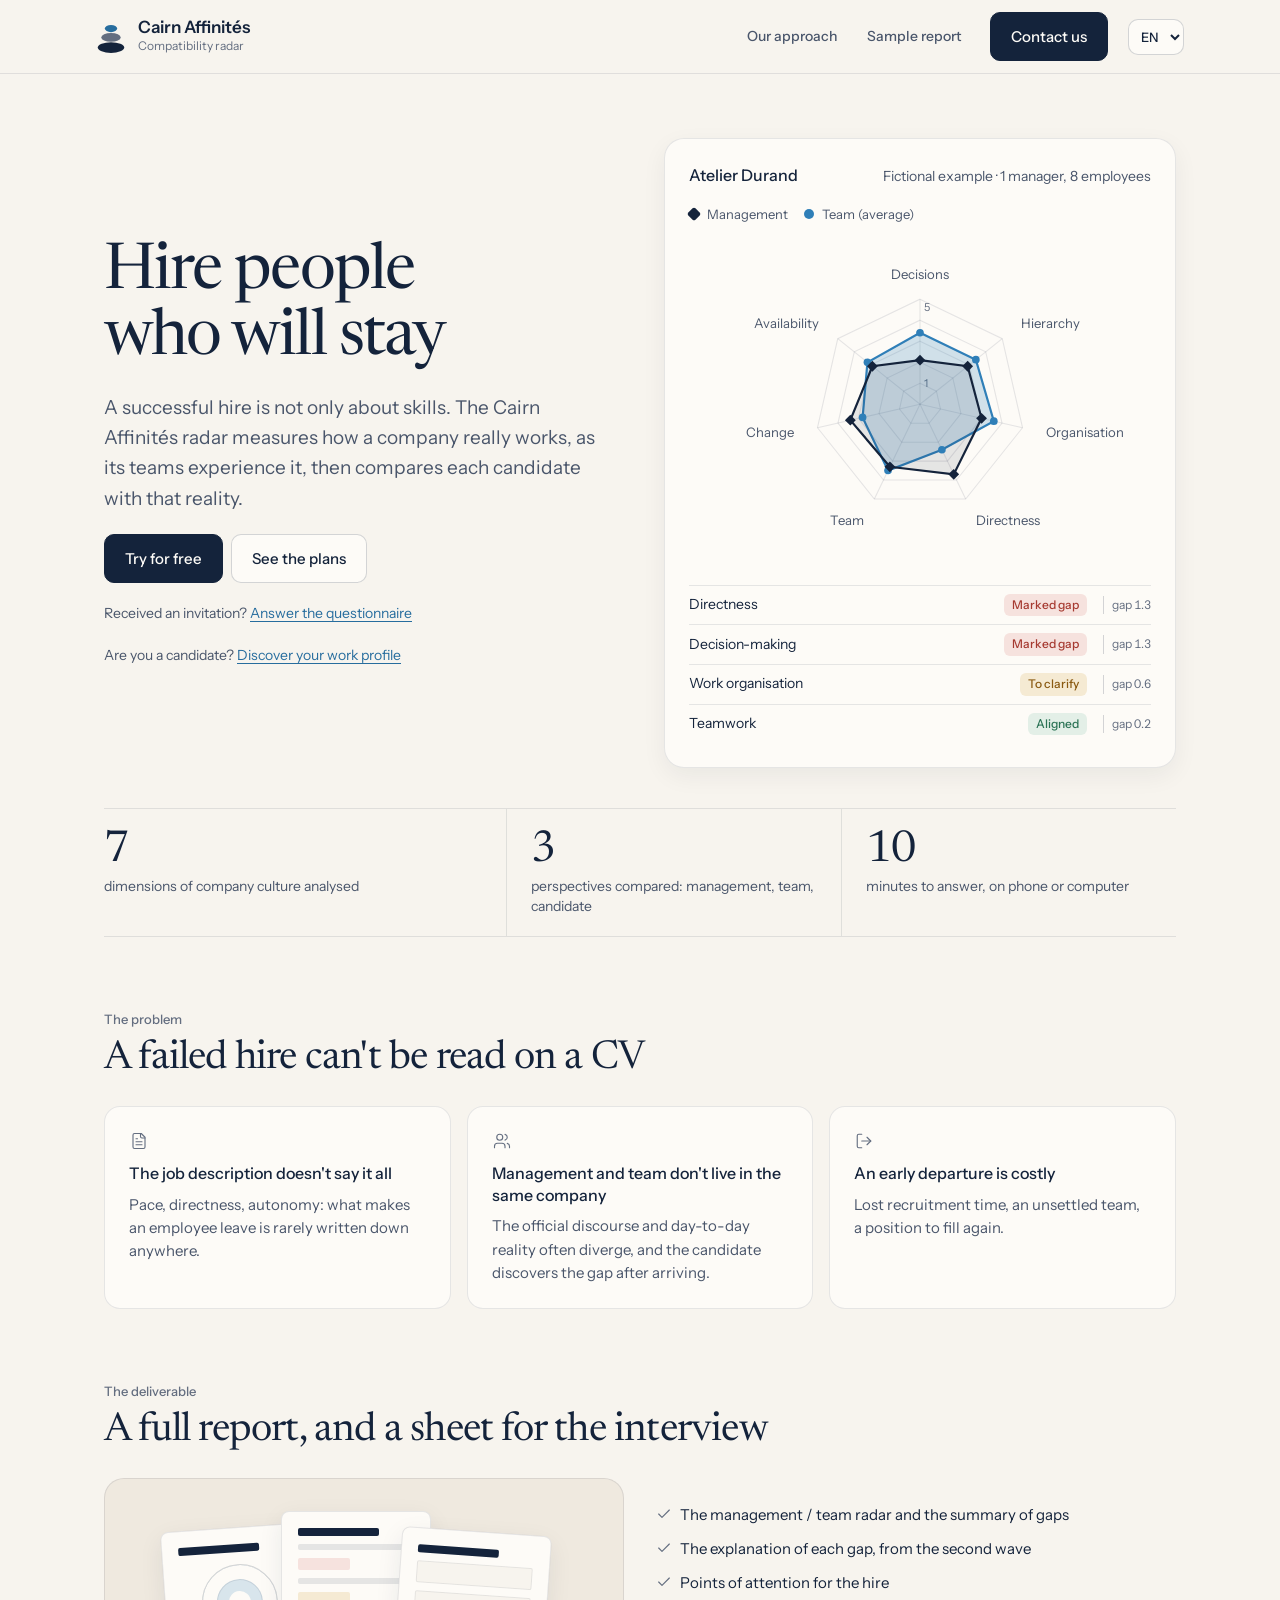
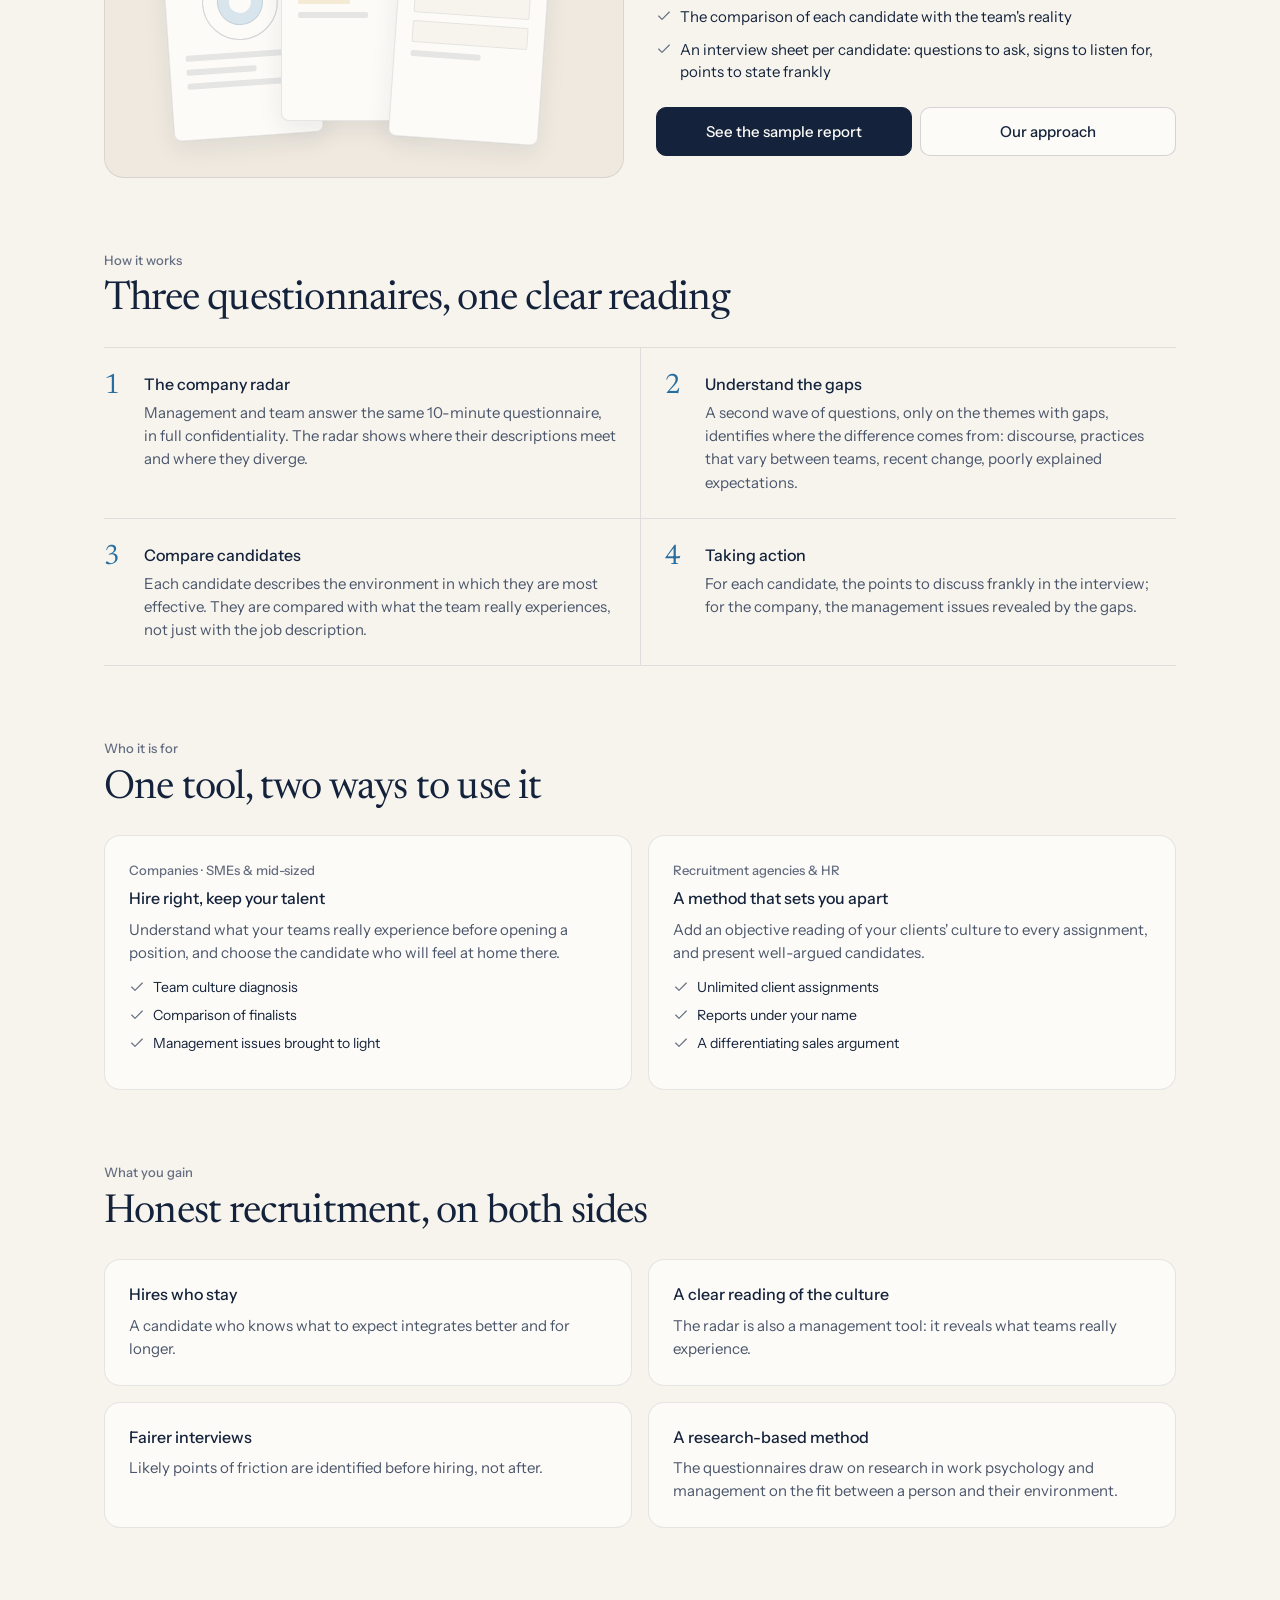
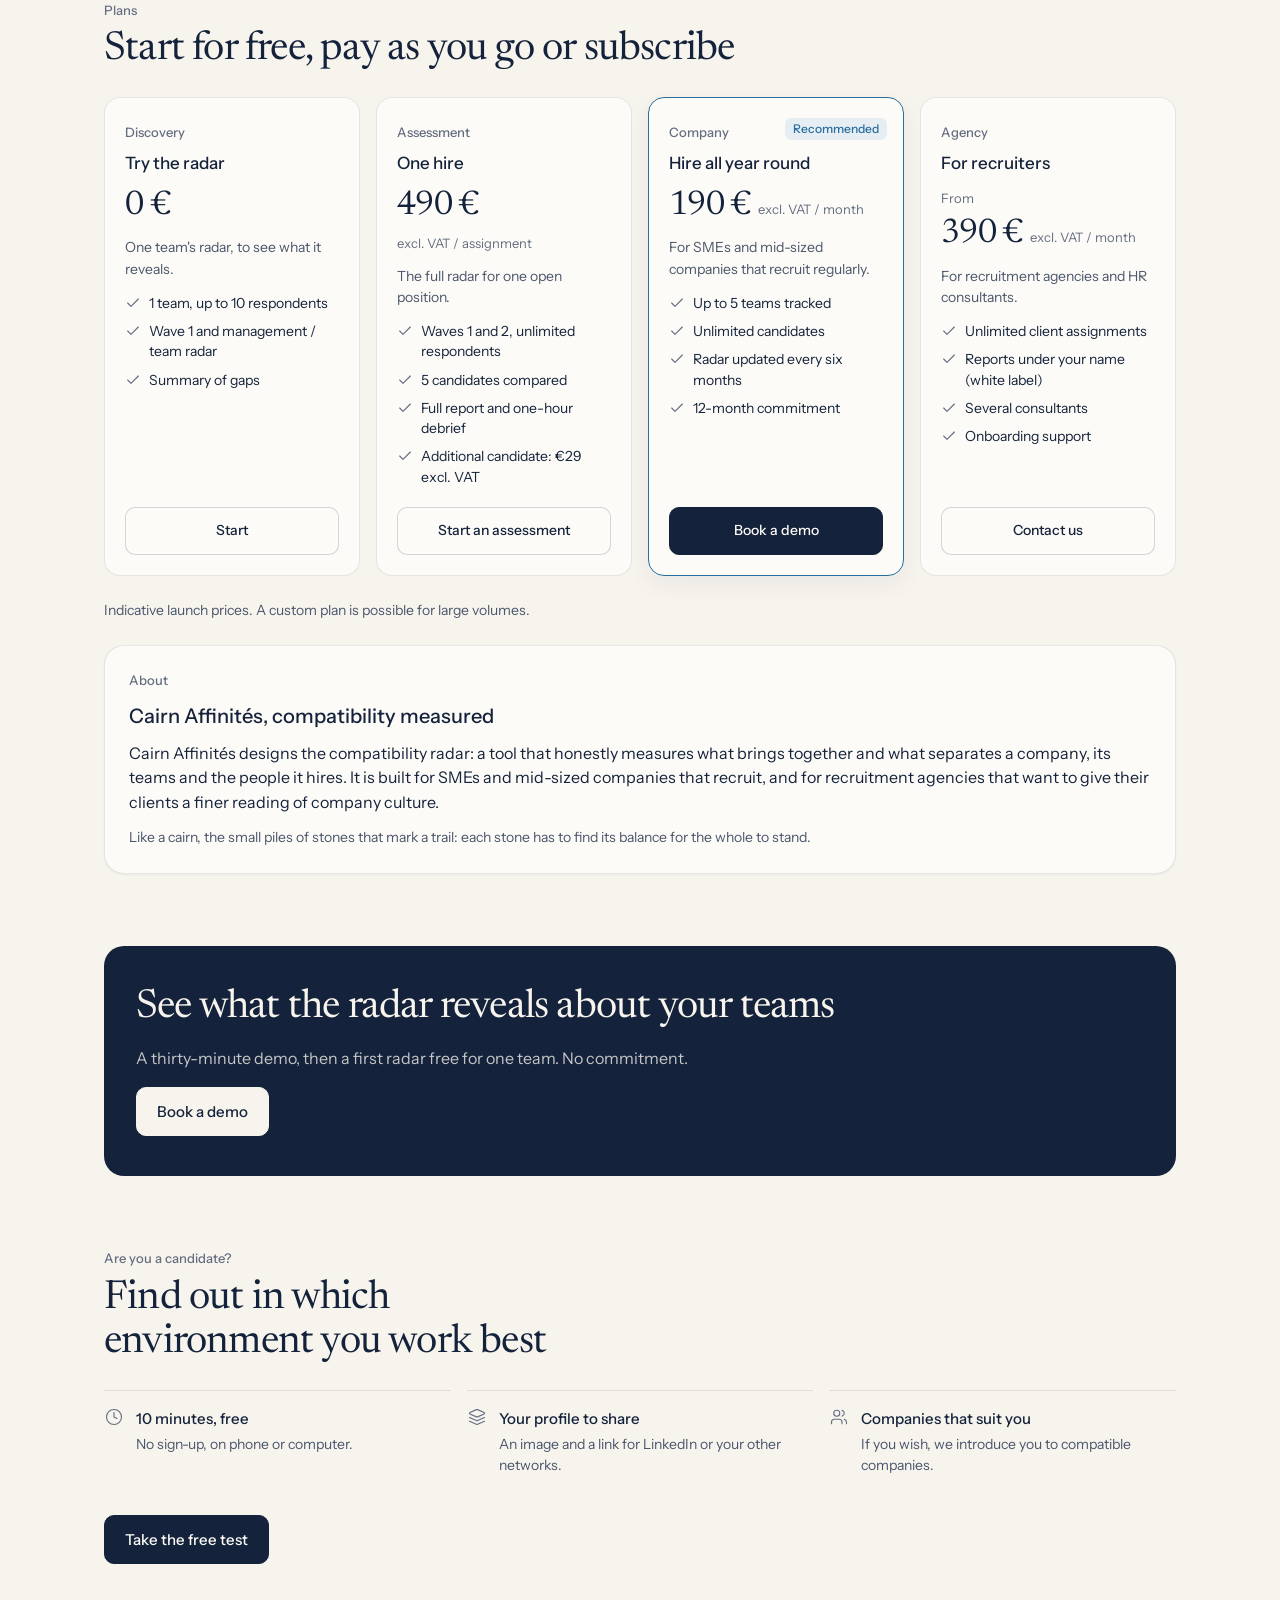
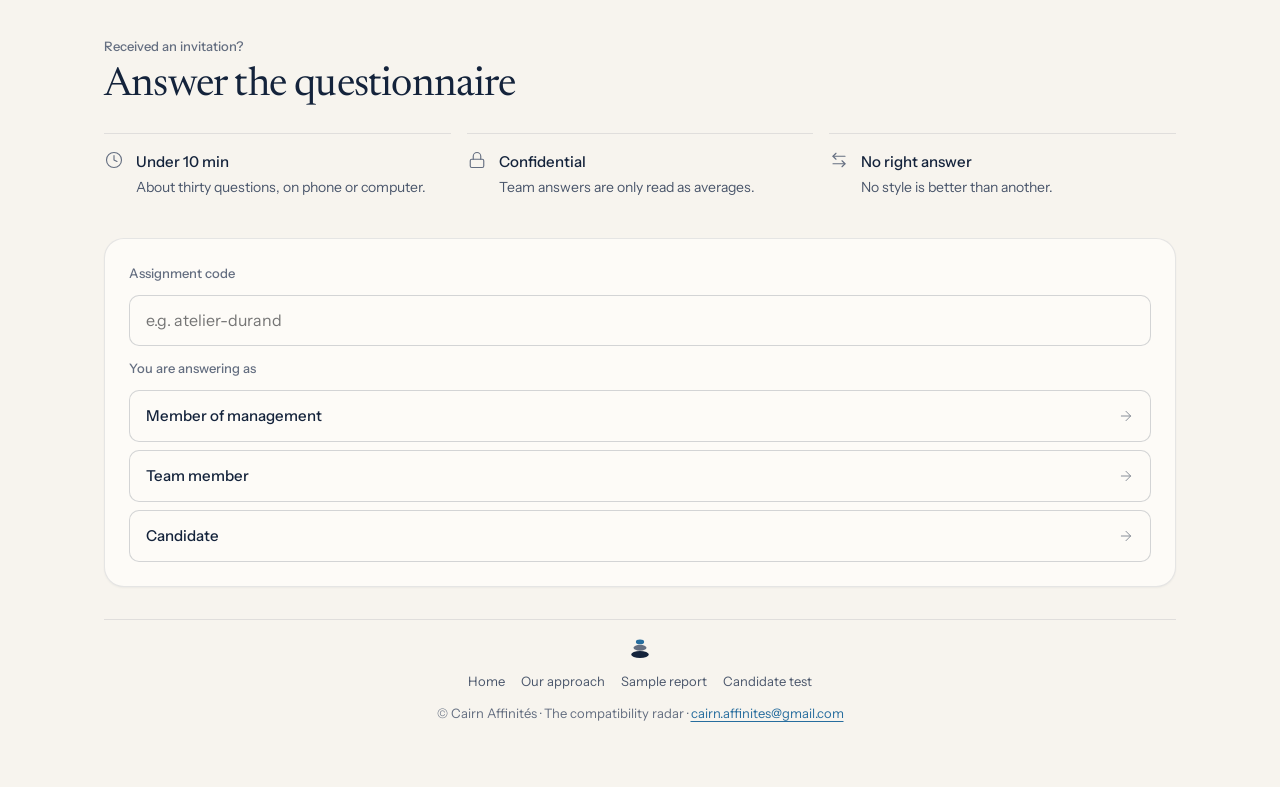
<file: index.html>
<!doctype html>
<html lang="fr">
<head>
<meta charset="utf-8">
<script>/* Page d'accueil en français : accueil.html. Les liens avec # (questionnaires, rapport, cabinet) restent ici. */
(function(){var h=location.hash;if(h&&h!=="#")return;var l=null;try{l=new URLSearchParams(location.search).get("lang")}catch(e){}
if(!l){try{l=localStorage.getItem("cairn-lang")}catch(e){}}if(!l)l=(navigator.language||"fr").slice(0,2).toLowerCase();
if(["en","es","de","it"].indexOf(l)<0)location.replace("accueil.html");})();</script>
<meta name="viewport" content="width=device-width,initial-scale=1,viewport-fit=cover">
<title>Radar de compatibilité · Cairn Affinités</title>
<meta name="description" content="Cairn Affinités — le radar de compatibilité qui compare la culture réelle d'une entreprise et ses candidats. Pour les PME, ETI et cabinets de recrutement.">
<meta name="theme-color" content="#F7F4EE">
<link rel="icon" href="data:image/svg+xml,%3Csvg xmlns='http://www.w3.org/2000/svg' viewBox='0 0 34 38'%3E%3Cellipse cx='17' cy='31' rx='15' ry='6' fill='%2314233B'/%3E%3Cellipse cx='17' cy='19.5' rx='11' ry='5' fill='%2355627A'/%3E%3Cellipse cx='17' cy='9.5' rx='7' ry='4' fill='%232F7FB8'/%3E%3C/svg%3E">
<link rel="preconnect" href="https://fonts.googleapis.com">
<link rel="preconnect" href="https://fonts.gstatic.com" crossorigin>
<link rel="stylesheet" href="https://fonts.googleapis.com/css2?family=Instrument+Sans:wght@400;500;600&family=Newsreader:opsz,wght@6..72,400;6..72,500&display=swap">
<style>
/* Cairn Affinités · direction : franc, posé, attentif. Univers : sentier balisé, carnet de terrain, relevé.
   Chrome calme (lin, marine, un seul accent bleu) ; la couleur vit dans le radar. Signature : la cote « écart 1,3 ».
   Passes inspirées de unslop par Damir Sokolovsky (@heydamir), CC BY 4.0 — https://github.com/heydamir/unslop */
:root {
  --bg: #F7F4EE;
  --surface: #FDFBF7;
  --surface-2: #EFE9DF;
  --ink: #14233B;
  --text-2: #4A566B;
  --muted: #646E80;
  --line: rgba(20,35,59,.10);
  --line-strong: rgba(20,35,59,.18);
  --sky: #276D9E;
  --sky-soft: #E6EEF4;
  --dir: #14233B;
  --team: #2F7FB8;
  --cand: #8A3F7A;
  --ok: #2B7355; --ok-bg: #E3EFE7;
  --warn: #8A5A12; --warn-bg: #F5EAD3;
  --crit: #A63A31; --crit-bg: #F6E2DE;
  --btn: #14233B; --on-btn: #FDFBF7;
  --shadow: 0 1px 2px rgba(20,35,59,.05);
  --shadow-lg: 0 8px 24px rgba(20,35,59,.06);
  --display: "Newsreader", Georgia, "Times New Roman", serif;
  --body: "Instrument Sans", system-ui, -apple-system, "Segoe UI", sans-serif;
  --ease: cubic-bezier(0.22, 1, 0.36, 1);
  --r-sm: 6px; --r: 10px; --r-card: 16px; --r-panel: 20px;
  --on-ink: #FDFBF7;
  --glass: var(--bg);
}
@media (prefers-color-scheme: dark) {
  :root:not([data-theme="light"]) {
    --bg: #0B0D14; --surface: #11141C; --surface-2: #1A1E28; --ink: #EEF0F5; --text-2: #A9B0BE; --muted: #8189A0;
    --line: rgba(238,240,245,.08); --line-strong: rgba(238,240,245,.16);
    --sky: #7DBDE8; --sky-soft: #15273A; --dir: #EDE6D6; --team: #7DBDE8; --cand: #DB94CC;
    --ok: #6CC79B; --ok-bg: #12291F; --warn: #E3B05A; --warn-bg: #2E2410; --crit: #EE8A80; --crit-bg: #361A17;
    --btn: #EEF0F5; --on-btn: #0B0D14; --on-ink: #0B0D14;
    --shadow: none; --shadow-lg: none;
    color-scheme: dark;
  }
}
* { box-sizing: border-box; }
html { -webkit-text-size-adjust: 100%; }
body { margin: 0; min-height: 100vh; background: var(--bg); color: var(--ink); font-family: var(--body); font-size: 16px; line-height: 1.55; -webkit-font-smoothing: antialiased; }

/* Barre du haut */
.topbar { position: sticky; top: 0; z-index: 10; background: var(--bg); border-bottom: 1px solid var(--line); padding-top: env(safe-area-inset-top, 0px); }
.topbar-in { max-width: 680px; margin: 0 auto; padding: 12px 16px; min-height: 64px; display: flex; align-items: center; gap: 12px; }
header.brand { display: flex; align-items: center; gap: 12px; }
header.brand svg { flex: none; }
.brand-name { font-family: var(--body); font-weight: 600; font-size: 17px; line-height: 1.1; }
.brand-sub { color: var(--muted); font-size: 12px; }
.topbar .chip { margin-left: auto; }
.topnav { display: none; gap: 4px; margin-left: auto; }
body.accueil .topnav { display: flex; }
.topnav button { background: transparent; color: var(--text-2); border-color: transparent; min-height: 36px; padding: 8px 12px; font-size: 14px; font-weight: 500; }
.topnav button:hover:not(:disabled) { background: var(--surface-2); color: var(--ink); }
.topcta { display: none; margin-left: 4px; min-height: 36px; padding: 8px 16px; font-size: 14px; }
body.accueil .topcta { display: inline-flex; }
body.accueil .topchip { display: none; }
@media (max-width: 720px) { .topnav { display: none !important; } body.accueil .topcta { margin-left: auto; } }

.wrap { max-width: 680px; margin: 0 auto; display: flex; flex-direction: column; gap: 32px;
  padding: 32px 16px calc(64px + env(safe-area-inset-bottom, 0px));
  padding-left: max(16px, env(safe-area-inset-left, 0px)); padding-right: max(16px, env(safe-area-inset-right, 0px)); }
body.accueil .wrap, body.accueil .topbar-in { max-width: 1120px; }
body.accueil .wrap { padding-left: max(24px, env(safe-area-inset-left, 0px)); padding-right: max(24px, env(safe-area-inset-right, 0px)); }

/* Type */
h1, h2, h3 { margin: 0; text-wrap: balance; }
h1 { font-family: var(--display); font-weight: 400; font-size: clamp(32px, 6vw, 40px); line-height: 1.12; letter-spacing: -.02em; }
h2 { font-family: var(--body); font-size: 20px; font-weight: 500; line-height: 1.3; }
h3 { font-family: var(--body); font-size: 16px; font-weight: 500; line-height: 1.35; }
p { margin: 0; }
.lead { color: var(--text-2); font-size: 18px; line-height: 1.6; max-width: 36rem; }
.stack { display: flex; flex-direction: column; gap: 12px; }
.stack-lg { display: flex; flex-direction: column; gap: 24px; }
.label { font-size: 13px; color: var(--muted); font-weight: 500; }
.small { font-size: 14px; color: var(--text-2); }
.num { font-variant-numeric: tabular-nums; }
.hl { color: inherit; }
.cote { font-size: 12px; font-variant-numeric: tabular-nums; color: var(--muted); white-space: nowrap; padding-left: 8px; border-left: 1px solid var(--line-strong); margin-left: 8px; }
.panel { background: var(--surface); border: 1px solid var(--line); border-radius: var(--r-panel); padding: 24px; box-shadow: var(--shadow); }
.row { display: flex; gap: 8px; flex-wrap: wrap; align-items: center; }
.row > .grow { flex: 1 1 180px; min-width: 0; }

/* Boutons et champs */
button, .btn {
  font: inherit; font-weight: 500; font-size: 15px; cursor: pointer;
  border-radius: var(--r); border: 1px solid var(--btn); background: var(--btn); color: var(--on-btn);
  padding: 12px 20px; min-height: 44px; text-decoration: none;
  display: inline-flex; align-items: center; justify-content: center; gap: 8px;
  transition: background-color 150ms var(--ease), border-color 150ms var(--ease), color 150ms var(--ease), transform 120ms var(--ease);
}
button:hover:not(:disabled), .btn:hover { background: color-mix(in srgb, var(--btn) 88%, var(--bg)); }
button:active:not(:disabled), .btn:active { transform: scale(.98); }
button.ghost, .btn.ghost { background: var(--surface); color: var(--ink); border-color: var(--line-strong); }
button.ghost:hover:not(:disabled), .btn.ghost:hover { background: var(--surface-2); }
button.danger { background: transparent; color: var(--crit); border-color: color-mix(in srgb, var(--crit) 45%, transparent); }
button:disabled { opacity: .45; cursor: not-allowed; }
button:focus-visible, .btn:focus-visible, a:focus-visible, input:focus-visible, textarea:focus-visible { outline: 2px solid var(--sky); outline-offset: 2px; }
a { color: var(--sky); text-underline-offset: 3px; }
a.small { text-decoration: none; font-weight: 500; }
a.small:hover { text-decoration: underline; }
input[type="text"], input[type="email"], textarea { font: inherit; width: 100%; padding: 12px 16px; border-radius: var(--r); border: 1px solid var(--line-strong); background: var(--surface); color: var(--ink); transition: border-color 150ms var(--ease); }
input[type="text"]:focus, input[type="email"]:focus, textarea:focus { outline: none; border-color: var(--sky); }
input.lien { font-size: 13px; color: var(--text-2); background: var(--surface-2); }
textarea { min-height: 96px; resize: vertical; }
textarea.code { font-family: ui-monospace, "SF Mono", Menlo, monospace; font-size: 13px; word-break: break-all; }
.msg { font-size: 14px; padding: 12px 16px; border-radius: var(--r); }
.msg.err { background: var(--crit-bg); color: var(--crit); }
.msg.good { background: var(--ok-bg); color: var(--ok); }

/* Icônes (lucide, 18 px, trait 1,5) */
.ic { display: inline-grid; place-items: center; width: 20px; height: 20px; color: var(--muted); font-style: normal; flex: none; }
.ic svg { width: 18px; height: 18px; }
.chev::after { content: ""; width: 16px; height: 16px; flex: none; margin-left: auto; background: currentColor; opacity: .5;
  -webkit-mask: url("data:image/svg+xml,%3Csvg xmlns='http://www.w3.org/2000/svg' viewBox='0 0 24 24' fill='none' stroke='black' stroke-width='1.5' stroke-linecap='round' stroke-linejoin='round'%3E%3Cpath d='M5 12h14'/%3E%3Cpath d='m12 5 7 7-7 7'/%3E%3C/svg%3E") center / contain no-repeat;
  mask: url("data:image/svg+xml,%3Csvg xmlns='http://www.w3.org/2000/svg' viewBox='0 0 24 24' fill='none' stroke='black' stroke-width='1.5' stroke-linecap='round' stroke-linejoin='round'%3E%3Cpath d='M5 12h14'/%3E%3Cpath d='m12 5 7 7-7 7'/%3E%3C/svg%3E") center / contain no-repeat; }

/* Listes */
.mission-list { display: flex; flex-direction: column; gap: 8px; list-style: none; margin: 0; padding: 0; }
.mission-item { width: 100%; text-align: left; background: var(--surface); color: var(--ink); border: 1px solid var(--line); border-radius: 12px; padding: 16px 20px; min-height: 60px;
  display: flex; justify-content: space-between; align-items: center; gap: 12px; font-weight: 500; }
.mission-item:hover:not(:disabled) { background: var(--surface-2); }
.mission-item .name { min-width: 0; overflow-wrap: anywhere; font-weight: 500; font-size: 16px; }
.tag { font-size: 12px; padding: 2px 8px; border-radius: var(--r-sm); background: var(--surface-2); color: var(--text-2); font-weight: 500; }
.counts { color: var(--muted); font-size: 13px; white-space: nowrap; margin-left: auto; font-variant-numeric: tabular-nums; }
.chip { font-size: 13px; font-weight: 500; padding: 4px 12px; border-radius: var(--r-sm); background: transparent; border: 1px solid var(--line-strong); color: var(--text-2); white-space: nowrap; }
.pill { font-size: 12px; font-weight: 500; padding: 2px 8px; border-radius: var(--r-sm); white-space: nowrap; }
.pill.ok { background: var(--ok-bg); color: var(--ok); }
.pill.warn { background: var(--warn-bg); color: var(--warn); }
.pill.crit { background: var(--crit-bg); color: var(--crit); }

/* Lecture du radar */
.axis { display: flex; flex-direction: column; gap: 8px; padding-block: 16px; border-top: 1px solid var(--line); }
.axis:first-child { border-top: 0; padding-top: 0; }
.axis-head { display: flex; justify-content: space-between; align-items: center; gap: 12px; }
.axis-head > span:last-child { display: inline-flex; align-items: center; }
.track { position: relative; height: 24px; }
.track::before { content: ""; position: absolute; left: 0; right: 0; top: 11px; height: 2px; border-radius: 1px; background: var(--line-strong); }
.mark { position: absolute; top: 5px; width: 14px; height: 14px; margin-left: -7px; box-shadow: 0 0 0 3px var(--surface); }
.mark.d { background: var(--dir); transform: rotate(45deg); border-radius: 2px; }
.mark.e { background: var(--team); border-radius: 50%; }
.mark.c { background: var(--cand); clip-path: polygon(50% 0, 100% 100%, 0 100%); box-shadow: none; }
.poles { display: flex; justify-content: space-between; gap: 12px; font-size: 13px; color: var(--muted); }
.poles span { flex: 1 1 0; min-width: 0; }
.poles span:last-child { text-align: right; }
.legend { display: flex; gap: 16px; flex-wrap: wrap; font-size: 13px; color: var(--text-2); }
.legend span { display: inline-flex; align-items: center; gap: 8px; }
.sw { width: 10px; height: 10px; display: inline-block; }
.sw.d { background: var(--dir); transform: rotate(45deg); border-radius: 2px; }
.sw.e { background: var(--team); border-radius: 50%; }
.sw.c { background: var(--cand); clip-path: polygon(50% 0, 100% 100%, 0 100%); }
.radar { width: 100%; max-width: 460px; height: auto; display: block; margin: 0 auto; }
.radar text { font-family: var(--body); font-size: 12px; fill: var(--text-2); }
.radar .tick { font-size: 10px; fill: var(--muted); }
.dig { padding-block: 12px; border-top: 1px solid var(--line); display: flex; flex-direction: column; gap: 4px; }
.dig:first-child { border-top: 0; padding-top: 0; }
.dig q, .verb q { quotes: "« " " »"; }
.dig q { font-weight: 500; }
.pistes { margin: 0; padding-left: 20px; display: flex; flex-direction: column; gap: 8px; }
.verb { font-size: 14px; overflow-wrap: anywhere; padding: 12px 16px; border-radius: var(--r); background: var(--surface-2); }
.verb b { font-weight: 500; }

/* Questionnaire */
.progress { height: 4px; background: var(--line-strong); border-radius: 2px; overflow: hidden; }
.progress > i { display: block; height: 100%; background: var(--sky); }
.q { display: flex; flex-direction: column; gap: 12px; padding: 20px; margin-bottom: 12px; background: var(--surface); border: 1px solid var(--line); border-radius: var(--r-card); }
.q-stem { font-weight: 500; font-size: 17px; line-height: 1.4; }
.q-poles { display: flex; justify-content: space-between; gap: 16px; font-size: 14px; color: var(--text-2); }
.q-poles span { flex: 1 1 0; min-width: 0; }
.q-poles span:last-child { text-align: right; }
.scale { display: flex; justify-content: space-between; gap: 8px; }
.scale button { flex: 1 1 0; min-width: 0; padding: 0; height: 48px; border-radius: var(--r); background: var(--surface); color: var(--text-2); border: 1px solid var(--line-strong); font-variant-numeric: tabular-nums; }
.scale button:hover:not(:disabled):not([aria-pressed="true"]) { background: var(--surface-2); color: var(--ink); }
.scale button[aria-pressed="true"] { background: var(--btn); color: var(--on-btn); border-color: var(--btn); }
.role-choice { display: grid; grid-template-columns: 1fr; gap: 8px; }
.role-choice button { justify-content: flex-start; padding-inline: 16px; min-height: 52px; }
.consent { display: flex; gap: 12px; align-items: flex-start; font-size: 14px; }
.consent input { width: 20px; height: 20px; margin-top: 2px; flex: none; accent-color: var(--sky); }
.site-foot { color: var(--muted); font-size: 13px; text-align: center; display: flex; flex-direction: column; align-items: center; gap: 12px; padding-top: 16px; border-top: 1px solid var(--line); }
.site-foot nav { display: flex; gap: 16px; flex-wrap: wrap; justify-content: center; }
.site-foot nav a { color: var(--text-2); text-decoration: none; }
.site-foot nav a:hover { text-decoration: underline; }

/* Accueil */
.hero { display: flex; flex-direction: column; gap: 16px; }
.hero-split { display: grid; grid-template-columns: minmax(0, 1fr) minmax(0, 1fr); gap: 48px; align-items: center; padding-block: 32px 16px; }
.hero-xl h1 { font-size: clamp(38px, 6.2vw, 64px); line-height: 1.04; letter-spacing: -.03em; }
.hero-xl .lead { font-size: 19px; }
.hero-texte { display: flex; flex-direction: column; gap: 20px; }
.cta-row { gap: 8px; }
.btn-xl { min-height: 48px; padding: 12px 20px; font-size: 15px; }
.hero-radar { background: var(--surface); border: 1px solid var(--line); border-radius: var(--r-panel); padding: 24px; box-shadow: var(--shadow-lg); display: flex; flex-direction: column; gap: 16px; }
.hero-radar-tete { display: flex; justify-content: space-between; align-items: baseline; gap: 12px; }
.hero-radar-tete b { font-weight: 500; }
.hero-ecarts { list-style: none; margin: 0; padding: 0; display: flex; flex-direction: column; }
.hero-ecarts li { display: flex; align-items: center; gap: 8px; padding-block: 8px; border-top: 1px solid var(--line); font-size: 14px; }
.hero-ecarts li span:first-child { flex: 1; }
@media (max-width: 600px) { .radar { overflow: visible; max-width: 92%; } .radar text { font-size: 16px; } .radar .tick { font-size: 13px; } .hero-radar { padding: 20px; } .hero-radar-tete { flex-direction: column; gap: 4px; } .hero-ecarts li { flex-wrap: wrap; } }
@media (max-width: 860px) { .hero-split { grid-template-columns: 1fr; gap: 32px; padding-top: 16px; } }
.kpis { display: grid; grid-template-columns: 1.2fr 1fr 1fr; gap: 0; border-top: 1px solid var(--line); border-bottom: 1px solid var(--line); }
.kpis > div { padding: 20px 24px 20px 0; display: flex; flex-direction: column; gap: 4px; }
.kpis > div + div { padding-left: 24px; border-left: 1px solid var(--line); }
.kpis b { font-family: var(--display); font-weight: 400; font-size: 44px; line-height: 1; font-variant-numeric: tabular-nums; }
.kpis span { font-size: 14px; color: var(--text-2); line-height: 1.4; }
@media (max-width: 600px) { .kpis { grid-template-columns: 1fr; } .kpis > div + div { padding-left: 0; border-left: 0; border-top: 1px solid var(--line); } .kpis b { font-size: 36px; } }
.bloc { display: flex; flex-direction: column; gap: 24px; padding-top: 48px; scroll-margin-top: 80px; }
.bloc-tete { display: flex; flex-direction: column; gap: 8px; max-width: 44rem; }
.h2-xl { font-family: var(--display); font-weight: 400; font-size: clamp(28px, 4.4vw, 40px); line-height: 1.12; letter-spacing: -.02em; }
.cartes3 { display: grid; grid-template-columns: repeat(3, minmax(0, 1fr)); gap: 16px; }
.cartes2 { display: grid; grid-template-columns: repeat(2, minmax(0, 1fr)); gap: 16px; }
.carte { display: flex; flex-direction: column; gap: 8px; padding: 24px; border-radius: var(--r-card); background: var(--surface); border: 1px solid var(--line); }
.carte b { font-size: 16px; font-weight: 500; line-height: 1.35; }
.carte span { font-size: 15px; color: var(--text-2); line-height: 1.55; }
.carte > .ic { margin-bottom: 4px; }
.cartes3:not(.pos) .carte:first-child { grid-row: span 1; }
.etapes { list-style: none; margin: 0; padding: 0; display: grid; grid-template-columns: repeat(2, minmax(0, 1fr)); gap: 0; border-top: 1px solid var(--line); }
.etapes li { display: flex; gap: 16px; align-items: flex-start; padding: 24px 24px 24px 0; border-bottom: 1px solid var(--line); }
.etapes li:nth-child(even) { padding-left: 24px; border-left: 1px solid var(--line); }
.etapes .n { flex: none; font-family: var(--display); font-size: 28px; line-height: 1; color: var(--sky); font-variant-numeric: tabular-nums; min-width: 24px; }
.etapes div { display: flex; flex-direction: column; gap: 4px; }
.etapes b { font-size: 16px; font-weight: 500; }
.etapes span:not(.n) { font-size: 15px; color: var(--text-2); }
@media (max-width: 720px) { .etapes { grid-template-columns: 1fr; } .etapes li:nth-child(even) { padding-left: 0; border-left: 0; } }
.cible { background: var(--surface); }
.offres { display: grid; grid-template-columns: repeat(3, minmax(0, 1fr)); gap: 16px; align-items: stretch; }
.offres4 { grid-template-columns: repeat(4, minmax(0, 1fr)); }
.offre { position: relative; display: flex; flex-direction: column; gap: 8px; padding: 24px 20px 20px; border-radius: var(--r-card); background: var(--surface); border: 1px solid var(--line); }
.offre b { font-size: 17px; font-weight: 500; }
.offre span:not(.tag) { font-size: 14px; color: var(--text-2); }
.offre.vedette { border-color: var(--sky); box-shadow: var(--shadow-lg); }
.offre .tag { position: absolute; top: 20px; right: 16px; background: var(--sky-soft); color: var(--sky); }
.offre .prix { display: flex; align-items: baseline; gap: 8px; flex-wrap: wrap; margin: 4px 0; }
.offre .prix strong { font-family: var(--display); font-weight: 400; font-size: 34px; letter-spacing: -.02em; line-height: 1.1; font-variant-numeric: tabular-nums; }
.offre .prix em { font-style: normal; font-size: 13px; color: var(--muted); }
.offre .prix small { display: block; width: 100%; font-size: 13px; color: var(--muted); }
.offre .btn { margin-top: auto; min-height: 44px; font-size: 14px; padding-inline: 12px; white-space: nowrap; }
@media (max-width: 960px) { .offres4 { grid-template-columns: repeat(2, minmax(0, 1fr)); } }
.inclus { list-style: none; margin: 4px 0 12px; padding: 0; display: flex; flex-direction: column; gap: 8px; font-size: 14px; }
.inclus li { display: flex; gap: 8px; align-items: flex-start; line-height: 1.45; }
.inclus li::before { content: ""; flex: none; width: 16px; height: 16px; margin-top: 2px; background: var(--muted);
  -webkit-mask: url("data:image/svg+xml,%3Csvg xmlns='http://www.w3.org/2000/svg' viewBox='0 0 24 24' fill='none' stroke='black' stroke-width='1.75' stroke-linecap='round' stroke-linejoin='round'%3E%3Cpath d='M20 6 9 17l-5-5'/%3E%3C/svg%3E") center / contain no-repeat;
  mask: url("data:image/svg+xml,%3Csvg xmlns='http://www.w3.org/2000/svg' viewBox='0 0 24 24' fill='none' stroke='black' stroke-width='1.75' stroke-linecap='round' stroke-linejoin='round'%3E%3Cpath d='M20 6 9 17l-5-5'/%3E%3C/svg%3E") center / contain no-repeat; }
.inclus-lg { font-size: 15px; gap: 12px; }
.cta-final { margin-top: 48px; padding: 40px 32px; border-radius: var(--r-panel); background: #14233B; color: #F7F4EE; display: flex; flex-direction: column; gap: 16px; }
.cta-final p { color: rgba(247,244,238,.78); font-size: 16px; max-width: 40rem; }
.cta-final .h2-xl { color: #F7F4EE; }
.cta-final .btn-clair, .cta-final .btn-clair:hover { background: #F7F4EE; color: #14233B; border-color: #F7F4EE; }
.btn-contour, .btn-contour:hover { background: transparent !important; color: #F7F4EE !important; border-color: rgba(247,244,238,.32) !important; }
.atouts { display: grid; grid-template-columns: repeat(3, minmax(0, 1fr)); gap: 16px; }
.atout { display: flex; gap: 12px; align-items: flex-start; padding: 16px 0; border-top: 1px solid var(--line); }
.atout div { display: flex; flex-direction: column; gap: 4px; }
.atout b { font-size: 15px; font-weight: 500; }
.atout span { font-size: 14px; color: var(--text-2); line-height: 1.45; }
@media (max-width: 600px) { .atouts { grid-template-columns: 1fr; gap: 0; } }
@media (max-width: 720px) { .cartes3, .cartes2, .offres, .offres4 { grid-template-columns: 1fr; } .cta-final { padding: 32px 24px; } }

/* Aperçu du livrable */
.apercu { display: grid; grid-template-columns: minmax(0, 1fr) minmax(0, 1fr); gap: 32px; align-items: center; }
.apercu-pages { position: relative; height: 300px; background: var(--surface-2); border: 1px solid var(--line); border-radius: var(--r-panel); padding: 0; overflow: hidden; color: inherit; }
.apercu-pages:hover:not(:disabled) { background: color-mix(in srgb, var(--surface-2) 80%, var(--bg)); }
.mini { position: absolute; width: 150px; height: 210px; background: #FDFBF7; border: 1px solid rgba(20,35,59,.10); border-radius: 8px; box-shadow: 0 8px 24px rgba(20,35,59,.08); padding: 16px; display: flex; flex-direction: column; gap: 8px; }
.mini-1 { left: 12%; top: 48px; transform: rotate(-4deg); }
.mini-2 { left: 34%; top: 32px; z-index: 1; }
.mini-3 { left: 56%; top: 52px; transform: rotate(4deg); z-index: 2; }
.mini i { display: block; border-radius: 2px; background: rgba(20,35,59,.10); }
.mini-t { height: 8px; width: 70%; background: #14233B !important; }
.mini-r { height: 76px; width: 76px; margin: 4px auto; border-radius: 50% !important; background: transparent !important; border: 1px solid rgba(20,35,59,.18); box-shadow: inset 0 0 0 14px #FDFBF7, inset 0 0 0 15px rgba(20,35,59,.10), inset 0 0 0 26px rgba(47,127,184,.18); }
.mini-l { height: 6px; width: 100%; }
.mini-l.c { width: 60%; }
.mini-p { height: 12px; width: 45%; }
.mini-p.crit { background: #F6E2DE !important; }
.mini-p.warn { background: #F5EAD3 !important; }
.mini-q { height: 22px; width: 100%; background: #F7F4EE !important; border: 1px solid rgba(20,35,59,.08); }
@media (max-width: 720px) { .apercu { grid-template-columns: 1fr; } .apercu-pages { height: 260px; } .mini { width: 120px; height: 170px; } .mini-1 { left: 6%; } .mini-2 { left: 30%; } .mini-3 { left: 54%; } }

/* Navigation rapport */
.sommaire { display: flex; flex-wrap: wrap; gap: 8px; }
.sommaire .chip { cursor: pointer; min-height: 36px; background: var(--surface); color: var(--ink); }
.sommaire .chip:hover { background: var(--surface-2); }
.ancre { scroll-margin-top: 80px; height: 0; }

/* Pages du rapport (toujours sur papier clair) */
.doc-page { background: #FDFBF7; color: #14233B; border-radius: var(--r-card); border: 1px solid var(--line); box-shadow: var(--shadow-lg); padding: 32px 32px 20px; display: flex; flex-direction: column; gap: 20px;
  --ink: #14233B; --text-2: #4A566B; --muted: #646E80; --line: rgba(20,35,59,.10); --line-strong: rgba(20,35,59,.18); --surface: #FDFBF7; --surface-2: #F3EEE6; --sky: #276D9E; --sky-soft: #E6EEF4;
  --dir: #14233B; --team: #2F7FB8; --cand: #8A3F7A; --ok: #2B7355; --ok-bg: #E3EFE7; --warn: #8A5A12; --warn-bg: #F5EAD3; --crit: #A63A31; --crit-bg: #F6E2DE; }
.doc-head { display: flex; justify-content: space-between; align-items: center; gap: 12px; padding-bottom: 12px; border-bottom: 1px solid var(--line); font-size: 13px; color: var(--muted); }
.doc-brand { display: inline-flex; align-items: center; gap: 8px; font-weight: 600; font-size: 14px; color: var(--ink); }
.doc-body { display: flex; flex-direction: column; gap: 16px; }
.doc-foot { display: flex; justify-content: space-between; gap: 12px; padding-top: 12px; border-top: 1px solid var(--line); font-size: 12px; color: var(--muted); }
.doc-h1 { font-family: var(--display); font-weight: 400; font-size: 28px; letter-spacing: -.02em; line-height: 1.15; }
.doc-h2 { font-family: var(--display); font-weight: 400; font-size: 24px; letter-spacing: -.01em; }
.doc-page h3 { font-size: 16px; font-weight: 500; }
.doc-page h4 { margin: 4px 0 0; font-size: 13px; font-weight: 500; color: var(--muted); }
.doc-p { font-size: 15px; line-height: 1.6; color: var(--text-2); }
.doc-p b { color: var(--ink); font-weight: 500; }
.doc-meta { display: flex; flex-wrap: wrap; gap: 4px 20px; font-size: 14px; color: var(--text-2); }
.doc-meta b { color: var(--ink); font-weight: 500; }
.doc-grid2 { display: grid; grid-template-columns: minmax(0, 1.1fr) minmax(0, 1fr); gap: 24px; align-items: start; }
.doc-list { margin: 0; padding-left: 0; list-style: none; display: flex; flex-direction: column; gap: 8px; font-size: 14px; line-height: 1.55; color: var(--text-2); }
.doc-list li { padding-left: 16px; position: relative; }
.doc-list li::before { content: ""; position: absolute; left: 0; top: .7em; width: 6px; height: 1px; background: var(--muted); }
.doc-list li b { color: var(--ink); font-weight: 500; }
.doc-list li .pill { margin-right: 4px; }
.doc-note { font-size: 14px; padding: 12px 16px; border-radius: var(--r); background: var(--sky-soft); color: #14233B; }
.doc-axes .axis { padding-block: 12px; }
.doc-ecart, .fiche-theme { display: flex; flex-direction: column; gap: 12px; padding: 20px; border-radius: 12px; border: 1px solid var(--line); background: var(--surface); }
.doc-ecart-tete { display: flex; justify-content: space-between; align-items: center; gap: 12px; }
.doc-ecart-tete > span:last-child { display: inline-flex; align-items: center; }
.doc-verb { display: flex; flex-direction: column; gap: 8px; font-size: 14px; color: var(--text-2); border-left: 2px solid var(--line-strong); padding-left: 12px; }
.doc-verb b { font-weight: 500; color: var(--ink); }
.vigil { display: flex; flex-direction: column; gap: 12px; }
.vigil-item { display: flex; gap: 16px; padding: 20px; border-radius: 12px; border: 1px solid var(--line); background: var(--surface); }
.vigil-item > div { display: flex; flex-direction: column; gap: 8px; font-size: 14px; line-height: 1.55; color: var(--text-2); }
.vigil-item h3 { color: var(--ink); }
.vigil-n { flex: none; width: 28px; height: 28px; border-radius: var(--r-sm); display: grid; place-items: center; font-weight: 500; font-size: 14px; font-variant-numeric: tabular-nums; }
.vigil-item.crit .vigil-n { background: var(--crit-bg); color: var(--crit); }
.vigil-item.warn .vigil-n { background: var(--warn-bg); color: var(--warn); }
.doc-reco { font-size: 14px; padding: 12px; border-radius: 8px; background: var(--surface-2); color: var(--ink); }
.doc-reco b { font-weight: 500; }
.doc-climat { display: grid; grid-template-columns: repeat(4, minmax(0, 1fr)); gap: 8px; }
.doc-climat > div { display: flex; flex-direction: column; gap: 8px; align-items: flex-start; padding: 12px; border-radius: var(--r); border: 1px solid var(--line); font-size: 14px; }
.doc-climat b { font-weight: 500; }
.fiche-tete { display: flex; justify-content: space-between; align-items: flex-end; gap: 12px; flex-wrap: wrap; }
.fiche-champs { display: flex; flex-direction: column; gap: 4px; font-size: 13px; color: var(--muted); }
.fiche-q { margin: 0; padding-left: 20px; display: flex; flex-direction: column; gap: 8px; font-size: 15px; line-height: 1.5; color: var(--ink); }
.fiche-q li::marker { color: var(--muted); font-variant-numeric: tabular-nums; }
.fiche-2 { display: grid; grid-template-columns: 1fr 1fr; gap: 16px; }
.fiche-notes { display: flex; justify-content: space-between; gap: 12px; flex-wrap: wrap; font-size: 13px; color: var(--muted); padding-top: 40px; border-bottom: 1px dashed var(--line-strong); padding-bottom: 8px; }
.fiche-decision { display: flex; flex-direction: column; gap: 12px; padding: 20px; border-radius: 12px; border: 1px solid var(--ink); font-size: 14px; }
.fiche-ligne { display: block; height: 24px; border-bottom: 1px dashed var(--line-strong); }
/* Profil candidat libre et vivier */
.carte-profil .profil-lignes { display: flex; flex-direction: column; gap: 10px; }
.profil-l { display: flex; flex-direction: column; gap: 2px; }
.profil-l h3 { font-size: 14px !important; font-weight: 400 !important; color: var(--text-2); }
.profil-pole { font-size: 14px; font-weight: 500; color: var(--ink); text-align: right; }
.profil-l .track { height: 18px; } .profil-l .track::before { top: 8px; } .profil-l .mark { top: 2px; }
.profil-l .poles { font-size: 11px; }
.carte-profil .doc-foot span { flex: 1; }
.viv-liste { list-style: none; margin: 0; padding: 0; display: flex; flex-direction: column; gap: 8px; }
.viv-item { display: grid; grid-template-columns: minmax(0, 1.4fr) minmax(0, 1fr) auto auto; gap: 12px; align-items: center; padding: 12px 16px; border: 1px solid var(--line); border-radius: 12px; background: var(--surface); }
.viv-id { display: flex; flex-direction: column; min-width: 0; overflow-wrap: anywhere; }
.viv-score { display: grid; grid-template-columns: minmax(0, 1fr) 44px; gap: 8px; align-items: center; font-size: 13px; }
.viv-score .jauge-f i.ok { background: var(--ok); } .viv-score .jauge-f i.warn { background: #C98A1B; } .viv-score .jauge-f i.crit { background: var(--crit); }
.viv-simple .viv-item { grid-template-columns: minmax(0, 1fr) auto; }
@media (max-width: 640px) { .viv-item { grid-template-columns: 1fr; } }
/* Rapport : visuels de lecture rapide */
.track .bande { position: absolute; top: 8px; height: 8px; border-radius: 4px; opacity: .3; }
.bande.ok { background: var(--ok); } .bande.warn { background: #C98A1B; } .bande.crit { background: var(--crit); }
.axe-rap { padding-left: 14px !important; border-left: 3px solid transparent; }
.axe-rap.crit { border-left-color: var(--crit); } .axe-rap.warn { border-left-color: #D9A441; } .axe-rap.ok { border-left-color: #8DBFA4; }
.doc-axes .axe-rap { border-top: 0; margin-top: 8px; padding-block: 10px; background: var(--surface); border-radius: 0 8px 8px 0; }
.lect { display: flex; flex-wrap: wrap; gap: 4px 20px; margin: 0; font-size: 13px; color: var(--text-2); }
.lect > span { display: inline-flex; align-items: center; gap: 6px; }
.lect b { color: var(--ink); font-weight: 500; }
.lect-imp { margin-left: auto; }
.verdict { display: flex; gap: 16px; align-items: flex-start; padding: 20px 24px; border-radius: 12px; background: #14233B; color: #FDFBF7; }
.verdict-ic { flex: none; color: #8FD1AE; margin-top: 2px; }
.verdict-l { margin: 0; font-size: 12px; letter-spacing: .06em; text-transform: uppercase; color: #B8C2D3; }
.verdict-t { margin: 2px 0 6px; font-family: var(--display); font-size: 24px; line-height: 1.2; }
.verdict-x { margin: 0; font-size: 14px; line-height: 1.55; color: #DDE3EC; }
.tuiles { display: grid; grid-template-columns: repeat(3, minmax(0, 1fr)); gap: 12px; }
.tuile { display: flex; flex-direction: column; gap: 2px; padding: 14px 16px; border-radius: 12px; border-top: 4px solid; }
.tuile b { font-family: var(--display); font-weight: 500; font-size: 40px; line-height: 1; }
.tuile-t { font-weight: 500; font-size: 15px; color: var(--ink); margin-top: 4px; }
.tuile-x { font-size: 13px; line-height: 1.45; color: var(--text-2); }
.tuile.crit { background: var(--crit-bg); border-color: var(--crit); } .tuile.crit b { color: var(--crit); }
.tuile.warn { background: var(--warn-bg); border-color: #C98A1B; } .tuile.warn b { color: var(--warn); }
.tuile.ok { background: var(--ok-bg); border-color: var(--ok); } .tuile.ok b { color: var(--ok); }
.lire { list-style: none; margin: 0; padding: 0; display: flex; flex-direction: column; gap: 12px; }
.lire li { display: flex; gap: 12px; align-items: flex-start; }
.lire li > i { flex: none; margin-top: 6px; }
.lire li div { display: flex; flex-direction: column; font-size: 14px; line-height: 1.45; color: var(--text-2); }
.lire li b { color: var(--ink); font-weight: 500; }
.lire-ec { width: 22px; height: 8px; border-radius: 4px; background: linear-gradient(90deg, var(--ok), #C98A1B, var(--crit)); opacity: .55; }
.echelle { display: grid; grid-template-columns: 1fr 1fr 2fr; gap: 3px; height: 8px; margin-top: 4px; }
.echelle i { border-radius: 4px; } .echelle .ok { background: var(--ok); } .echelle .warn { background: #C98A1B; } .echelle .crit { background: var(--crit); }
.echelle-l { display: grid; grid-template-columns: 1fr 1fr 2fr; gap: 3px; font-size: 12px; color: var(--muted); }
.echelle-l > span { display: flex; flex-direction: column; } .echelle-l b { font-weight: 500; color: var(--ink); }
.echelle-l > span:last-child { text-align: right; }
.duo { display: grid; grid-template-columns: 1fr 1fr; gap: 12px; }
.duo > div { padding: 14px 16px; border-radius: 10px; background: var(--surface-2); font-size: 14px; line-height: 1.5; color: var(--text-2); }
.duo > div.duo-e { background: var(--sky-soft); }
.duo p { margin: 0; } .duo-t { display: flex; align-items: center; gap: 8px; margin-bottom: 4px !important; color: var(--ink); } .duo-t b { font-weight: 500; }
.pistes-expl { list-style: none; margin: 0; padding: 0; display: flex; flex-direction: column; gap: 14px; }
.piste-expl { display: flex; flex-direction: column; gap: 6px; font-size: 14px; color: var(--text-2); }
.piste-expl p { margin: 0; } .piste-expl b { color: var(--ink); font-weight: 500; }
.jauge { display: grid; grid-template-columns: 76px minmax(0, 1fr) 28px; gap: 10px; align-items: center; font-size: 12px; color: var(--muted); }
.jauge-f { height: 8px; border-radius: 4px; background: rgba(20,35,59,.07); overflow: hidden; }
.jauge-f i { display: block; height: 100%; border-radius: 4px; } .jauge-f i.e { background: var(--team); } .jauge-f i.d { background: var(--dir); }
.jauge .num { color: var(--ink); text-align: right; }
.citations { display: grid; grid-template-columns: repeat(auto-fit, minmax(220px, 1fr)); gap: 10px; }
.citation { margin: 0; padding: 12px 14px; border-radius: 10px; font-size: 14px; line-height: 1.5; color: var(--ink); background: var(--surface-2); position: relative; }
.citation.e { background: var(--sky-soft); }
.citation p { margin: 4px 0 0; font-family: var(--display); font-size: 16px; }
.citation-r { font-size: 12px; font-weight: 500; color: var(--muted); }
.vigil-tete { display: flex; justify-content: space-between; align-items: center; gap: 12px; flex-wrap: wrap; }
.doc-climat .jauge { width: 100%; grid-template-columns: 62px minmax(0, 1fr) 24px; }
.pts { display: inline-flex; gap: 3px; } .pts i { width: 8px; height: 8px; border-radius: 50%; background: rgba(20,35,59,.14); } .pts i.on { background: var(--cand); }
@media (max-width: 640px) {
  .doc-page { padding: 20px 16px 16px; }
  .doc-grid2, .fiche-2 { grid-template-columns: 1fr; }
  .doc-climat { grid-template-columns: 1fr 1fr; }
  .tuiles, .duo { grid-template-columns: 1fr; }
  .tuile { flex-direction: row; flex-wrap: wrap; align-items: baseline; gap: 4px 10px; } .tuile b { font-size: 30px; } .tuile-x { flex-basis: 100%; }
  .lect-imp { margin-left: 0; }
  .verdict { padding: 16px; } .verdict-t { font-size: 20px; }
  .doc-head > span:last-child { display: none; }
}

/* Comparatif */
.compare { display: flex; flex-direction: column; border-radius: var(--r-card); overflow: hidden; border: 1px solid var(--line); background: var(--surface); }
.compare-row { display: grid; grid-template-columns: minmax(0, .8fr) minmax(0, 1fr) minmax(0, 1fr); border-top: 1px solid var(--line); }
.compare-row:first-child { border-top: 0; }
.compare-row > span { padding: 16px; font-size: 14px; line-height: 1.5; }
.compare-row > span:first-child { font-weight: 500; }
.compare-row > span:nth-child(2) { color: var(--text-2); }
.compare-row > span:nth-child(3) { background: var(--sky-soft); color: var(--ink); }
.compare-tete > span { font-size: 13px; font-weight: 500; color: var(--muted); }
.compare-tete > span:nth-child(3) { color: var(--sky); }
@media (max-width: 640px) {
  .compare-row { grid-template-columns: 1fr 1fr; }
  .compare-row > span:first-child { grid-column: 1 / -1; padding-bottom: 0; }
  .compare-tete > span:first-child { display: none; }
}
.refs { margin: 0; padding-left: 20px; display: flex; flex-direction: column; gap: 8px; font-size: 14px; color: var(--text-2); }
.refs i { font-style: normal; }
.carte sup { color: var(--muted); font-size: 11px; margin-left: 2px; }

.lang-wrap { display: inline-flex; margin-left: 8px; }
.topbar .chip ~ .lang-wrap, .topcta ~ .lang-wrap { margin-left: 8px; }
.lang { font: inherit; font-size: 13px; font-weight: 500; color: var(--ink); background: var(--surface); border: 1px solid var(--line-strong); border-radius: var(--r); padding: 6px 8px; min-height: 36px; cursor: pointer; }
.sr { position: absolute; width: 1px; height: 1px; overflow: hidden; clip: rect(0 0 0 0); white-space: nowrap; }
body.cabinet .lang-wrap { display: none; }
@media (max-width: 440px) { .brand-sub { display: none; } .brand-name { white-space: nowrap; } body.accueil .topcta { padding: 8px 12px; } .topbar-in { gap: 8px; } }

/* Mouvement : une seule entrée, courte */
@media (prefers-reduced-motion: no-preference) {
  .progress > i { transition: width 300ms var(--ease); }
  #app > *:nth-child(-n+3) { animation: entre 400ms var(--ease) both; }
  #app > *:nth-child(2) { animation-delay: 50ms; }
  #app > *:nth-child(3) { animation-delay: 100ms; }
  @keyframes entre { from { opacity: 0; transform: translateY(8px); } to { opacity: 1; transform: none; } }
}
@media (prefers-reduced-motion: reduce) { * { transition: none !important; animation: none !important; } }

@media print {
  @page { size: A4; margin: 12mm; }
  body { background: #fff !important; }
  .topbar, .site-foot, .no-print, .cta-final, .hero .small { display: none !important; }
  .hero h1 { font-size: 26px; }
  .wrap { max-width: none; padding: 0; gap: 0; }
  .doc-page { box-shadow: none; border: 0; border-radius: 0; padding: 0; break-after: page; page-break-after: always; }
  .doc-ecart, .fiche-theme, .vigil-item, .axe-rap, .tuiles, .verdict { break-inside: avoid; }
  * { -webkit-print-color-adjust: exact; print-color-adjust: exact; }
}
</style>
<script src="config.js"></script>
<script src="i18n.js"></script>
</head>
<body>
<div class="topbar"><div class="topbar-in">
  <a class="brand-link" href="./" style="text-decoration:none;color:inherit"><header class="brand">
    <svg width="30" height="34" viewBox="0 0 34 38" aria-hidden="true">
      <ellipse cx="17" cy="31" rx="15" ry="6" fill="var(--ink)"/>
      <ellipse cx="17" cy="19.5" rx="11" ry="5" fill="var(--muted)"/>
      <ellipse cx="17" cy="9.5" rx="7" ry="4" fill="var(--sky)"/>
    </svg>
    <div>
      <div class="brand-name">Cairn Affinités</div>
      <div class="brand-sub">Radar de compatibilité</div>
    </div>
  </header></a>
  <nav class="topnav" aria-label="Navigation principale"><button type="button" data-navtop="approche">Notre approche</button><button type="button" data-navtop="rapport">Exemple de rapport</button></nav>
  <span class="chip topchip">Confidentiel</span>
  <a class="btn topcta" id="top-cta" href="#">Nous contacter</a>
  <label class="lang-wrap"><span class="nt sr">Langue</span><select id="lang" class="lang" aria-label="Langue / Language">
    <option value="fr">FR</option><option value="en">EN</option><option value="es">ES</option><option value="de">DE</option><option value="it">IT</option></select></label>
</div></div>
<div class="wrap">
  <main id="app" class="stack-lg"></main>
  <footer class="site-foot"><svg width="20" height="23" viewBox="0 0 34 38" aria-hidden="true">
      <ellipse cx="17" cy="31" rx="15" ry="6" fill="var(--ink)"/>
      <ellipse cx="17" cy="19.5" rx="11" ry="5" fill="var(--muted)"/>
      <ellipse cx="17" cy="9.5" rx="7" ry="4" fill="var(--sky)"/>
    </svg><nav><a href="./">Accueil</a><a href="#approche">Notre approche</a><a href="#rapport">Exemple de rapport</a><a href="#libre">Test candidat</a></nav><span>© Cairn Affinités · Le radar de compatibilité · <a href="mailto:cairn.affinites@gmail.com">cairn.affinites@gmail.com</a></span></footer>
</div>

<script>
(function () {
  "use strict";

  /* ---------- Référentiel (version 4 du questionnaire) ----------
     Vague 1 direction / équipe : 7 thèmes de style x 4 questions + 4 questions de climat = 32.
     Vague 1 candidat : 7 thèmes x 4 questions + 7 questions d'importance = 35.
     Vague 2 : sur chaque thème en écart, 4 questions-hypothèses + 2 situations vécues + 1 commentaire libre.
     Chaque question : [énoncé, pôle gauche de l'axe, pôle droit de l'axe, affiché inversé].
     Les réponses sont toujours stockées dans le sens de l'axe (1 = pôle gauche, 5 = pôle droit). */
  var AXES = [
    { nom: "Prise de décision", court: "Décision", g: "Centralisée", d: "Déléguée", th: "Sur la prise de décision", desc: "qui décide, et quelle marge ont les équipes", q: [
      ["Les décisions qui touchent le quotidien de l'équipe sont prises", "par la direction", "par l'équipe concernée", false],
      ["Face à un imprévu, le plus souvent, un collaborateur", "fait valider avant d'agir", "agit, puis informe", true],
      ["La façon de réaliser une tâche est", "décrite par des procédures communes", "laissée au choix de chacun", false],
      ["Pour engager une dépense courante (matériel, prestataire), il faut", "l'accord d'un responsable", "simplement respecter son budget", true]
    ], p: [
      ["La dernière décision importante pour l'équipe a été prise", "par la direction seule", "avec l'équipe, ou par elle"],
      ["La dernière initiative prise sans demander a été", "recadrée", "laissée faire, voire saluée"]
    ]},
    { nom: "Relation à la hiérarchie", court: "Hiérarchie", g: "Formelle", d: "Proche", th: "Sur la relation à la hiérarchie", desc: "vouvoiement, accès au dirigeant, respect des circuits", q: [
      ["Entre les collaborateurs et la direction, on se", "vouvoie", "tutoie", false],
      ["Pour aborder un sujet avec le dirigeant, un collaborateur", "passe par son responsable direct", "va le voir directement", true],
      ["Les échanges avec la direction ont lieu surtout", "lors de réunions prévues", "à tout moment, de façon informelle", false],
      ["Les titres et les niveaux hiérarchiques", "comptent et se voient au quotidien", "s'effacent au quotidien", true]
    ], p: [
      ["La dernière fois qu'un collaborateur a voulu parler au dirigeant, il", "a demandé un rendez-vous", "est allé le voir directement"],
      ["Le dernier arrivé a rencontré le dirigeant", "lors d'un rendez-vous prévu", "dès ses premiers jours, sans formalité"]
    ]},
    { nom: "Organisation du travail", court: "Organisation", g: "Planifiée", d: "Réactive", th: "Sur l'organisation du travail", desc: "priorités, urgences, délais", q: [
      ["Les priorités", "restent les mêmes plusieurs mois", "changent plusieurs fois par trimestre", false],
      ["La charge de travail, d'une semaine à l'autre, est", "régulière", "très variable, avec des pics", true],
      ["Les projets sont lancés", "après une préparation complète", "vite, puis ajustés en route", false],
      ["Une journée type est", "planifiée à l'avance", "rythmée par les sollicitations du moment", true]
    ], p: [
      ["Le mois dernier, les urgences ont été", "rares", "presque quotidiennes"],
      ["Quand une nouvelle priorité arrive, les autres", "sont décalées", "s'y ajoutent"]
    ]},
    { nom: "Franc-parler", court: "Franc-parler", g: "Avec tact", d: "Sans détour", th: "Sur la façon de se dire les choses", desc: "façon de dire les critiques et les désaccords", q: [
      ["Quand un travail ne convient pas, la remarque est formulée", "avec ménagement", "directement", false],
      ["Les désaccords se règlent plutôt", "en tête-à-tête", "ouvertement, en réunion", true],
      ["Avec son responsable, un désaccord s'exprime", "en y mettant les formes", "franchement", false],
      ["Les messages écrits (mails, messageries) sont", "soignés et nuancés", "courts et directs", true]
    ], p: [
      ["La dernière fois qu'un collaborateur a contredit son responsable, c'était", "en privé", "devant les autres"],
      ["Les mauvaises nouvelles remontent à la direction", "après avoir été préparées", "immédiatement, telles quelles"]
    ]},
    { nom: "Travail en équipe", court: "Équipe", g: "Chacun son périmètre", d: "Tout à plusieurs", th: "Sur le travail en équipe", desc: "travail seul ou partagé, réussites individuelles ou collectives", q: [
      ["Le travail se fait surtout", "chacun sur son dossier", "à plusieurs, en binôme ou en groupe", false],
      ["Les réussites mises en avant sont plutôt", "individuelles", "collectives", true],
      ["Pour résoudre un problème, on commence par", "chercher seul", "solliciter les collègues", false],
      ["Les objectifs (et les primes, s'il y en a) sont", "individuels", "collectifs", true]
    ], p: [
      ["Quand quelqu'un est débordé, les collègues", "restent sur leurs dossiers", "reprennent une partie de sa charge"],
      ["La dernière réussite a été attribuée", "à une ou deux personnes", "à toute l'équipe"]
    ]},
    { nom: "Rapport au changement", court: "Changement", g: "On consolide", d: "On expérimente", th: "Sur le rapport au changement", desc: "nouveautés, nouveaux outils, droit d'essayer", q: [
      ["Avant de lancer une nouveauté, on", "vérifie tout en amont", "teste à petite échelle, puis on ajuste", false],
      ["Après une erreur, l'accent est mis sur", "les contrôles pour qu'elle ne se reproduise pas", "ce qu'on en retient pour la suite", true],
      ["Les façons de faire", "évoluent rarement", "sont souvent revues", false],
      ["Les nouveaux outils sont adoptés", "une fois éprouvés ailleurs", "parmi les premiers", true]
    ], p: [
      ["La dernière erreur importante a surtout donné lieu à", "de nouveaux contrôles", "un retour d'expérience partagé"],
      ["La dernière proposition de changement a été", "étudiée longuement", "essayée rapidement"]
    ]},
    { nom: "Disponibilité", court: "Disponibilité", g: "Horaires cadrés", d: "Horaires élastiques", th: "Sur les horaires et la disponibilité", desc: "horaires, joignabilité le soir, télétravail", q: [
      ["Les horaires de travail sont", "fixes", "variables selon l'activité", false],
      ["En dehors des horaires, être joignable est", "exceptionnel", "fréquent", true],
      ["Le lieu de travail (bureau ou télétravail) est", "fixé par l'entreprise", "laissé au choix de chacun", false],
      ["La séparation entre temps de travail et temps personnel est", "nette", "souple", true]
    ], p: [
      ["Le mois dernier, des échanges de travail ont eu lieu le soir ou le week-end", "jamais", "plusieurs fois"],
      ["Partir à l'heure un jour chargé est perçu comme", "normal", "inhabituel"]
    ]}
  ];
  /* Socle : pas un style, une base commune. Ici, plus c'est haut, mieux c'est. */
  var SOCLE = [
    ["Chacun est traité avec respect, quel que soit son poste.", "Rarement vrai", "Presque toujours vrai", false],
    ["On peut signaler une erreur ou un problème sans craindre de représailles.", "Rarement vrai", "Presque toujours vrai", false],
    ["Personne ne cherche à se mettre en valeur aux dépens des autres.", "Rarement vrai", "Presque toujours vrai", false],
    ["Les règles s'appliquent à tous, responsables compris.", "Rarement vrai", "Presque toujours vrai", false]
  ];
  var SOCLE_NOMS = ["Respect", "Droit à l'erreur", "Solidarité entre collègues", "Équité des règles"];

  var PER = 4, PER2 = 6, NSTYLE = AXES.length * PER, NS = SOCLE.length, NI = AXES.length;
  var N_DE = NSTYLE + NS, N_C = NSTYLE + NI;
  var MIN_TEAM = 3, SEUIL_V2 = 0.5, MAXCOM = 160, VERSION = 4;

  function importanceQ(ai) {
    var ax = AXES[ai];
    return ["« " + ax.nom + " » (" + ax.desc + ") : un environnement à l'opposé de vos réponses serait", "facile à vivre", "rédhibitoire", false];
  }
  function questionsV2(ai) {
    var ax = AXES[ai];
    return [
      [ax.th + ", ce qui est annoncé et ce qui se pratique", "coïncident", "diffèrent nettement", false],
      ["Sur ce sujet, d'une équipe ou d'un manager à l'autre, les pratiques sont", "les mêmes partout", "très différentes", false],
      ["Depuis un an, sur ce sujet, les choses", "n'ont pas bougé", "ont beaucoup changé", false],
      ["Sur ce sujet, les attentes de la direction sont", "clairement expliquées", "peu ou mal expliquées", false],
      [ax.p[0][0], ax.p[0][1], ax.p[0][2], false],
      [ax.p[1][0], ax.p[1][1], ax.p[1][2], false]
    ];
  }

  /* ---------- Outils ---------- */
  function esc(s) {
    return String(s).replace(/[&<>"']/g, function (c) {
      return { "&": "&amp;", "<": "&lt;", ">": "&gt;", '"': "&quot;", "'": "&#39;" }[c];
    });
  }
  function fr(n) { return n.toFixed(1).replace(".", ","); }
  function pl(n, mot) { return n + " " + mot + (n > 1 ? "s" : ""); }
  function mean(a) { var s = 0; for (var i = 0; i < a.length; i++) s += a[i]; return a.length ? s / a.length : 0; }
  function sd(a) {
    if (a.length < 2) return 0;
    var m = mean(a), s = 0;
    for (var i = 0; i < a.length; i++) s += (a[i] - m) * (a[i] - m);
    return Math.sqrt(s / a.length);
  }
  function slugify(s) {
    return String(s).normalize("NFD").replace(/[̀-ͯ]/g, "").toLowerCase()
      .replace(/[^a-z0-9]+/g, "-").replace(/^-+|-+$/g, "").slice(0, 30).replace(/-+$/, "");
  }
  function axesValides(x) {
    if (typeof x !== "string" || !/^[0-6]{1,7}$/.test(x)) return false;
    for (var i = 1; i < x.length; i++) if (x[i] <= x[i - 1]) return false;
    return true;
  }
  function reLong(n) { return new RegExp("^[1-5]{" + n + "}$"); }
  function longueurV1(role) { return role === "c" ? N_C : N_DE; }
  function b64e(s) { return btoa(unescape(encodeURIComponent(s))).replace(/\+/g, "-").replace(/\//g, "_").replace(/=+$/, ""); }
  function b64d(s) {
    s = s.replace(/-/g, "+").replace(/_/g, "/");
    while (s.length % 4) s += "=";
    return decodeURIComponent(escape(atob(s)));
  }
  function encodeReponse(r) { return "CAIRN-" + b64e(JSON.stringify(r)); }
  /* Renvoie une réponse validée, {ancien:true} pour un code d'une version précédente, ou null. */
  function decodeReponse(txt) {
    var m = String(txt).replace(/\s+/g, "").match(/CAIRN-([A-Za-z0-9_-]+)/);
    if (!m) return null;
    try {
      var o = JSON.parse(b64d(m[1]));
      if (!o || typeof o !== "object") return null;
      if (typeof o.m !== "string" || !/^[a-z0-9-]{1,40}$/.test(o.m)) return null;
      if (o.r !== "d" && o.r !== "e" && o.r !== "c") return null;
      if (typeof o.a !== "string" || typeof o.i !== "string" || !/^[a-z0-9]{6,16}$/.test(o.i)) return null;
      if (o.v !== VERSION) return /^[1-5]+$/.test(o.a) ? { ancien: true } : null;
      var t = typeof o.t === "string" && /^\d{4}-\d{2}-\d{2}$/.test(o.t) ? o.t : "";
      var res = { m: o.m, r: o.r, a: o.a, i: o.i, t: t };
      if (o.w === 2) {
        if (o.r === "c" || !axesValides(o.x) || !reLong(o.x.length * PER2).test(o.a)) return null;
        res.w = 2; res.x = o.x; res.k = [];
        for (var j = 0; j < o.x.length; j++) {
          var c = Array.isArray(o.k) && typeof o.k[j] === "string" ? o.k[j] : "";
          res.k.push(c.replace(/\s+/g, " ").trim().slice(0, MAXCOM));
        }
        return res;
      }
      if (!reLong(longueurV1(o.r)).test(o.a)) return null;
      if (o.r === "c") res.n = (typeof o.n === "string" && o.n.trim()) ? o.n.trim().slice(0, 40) : "Candidat";
      if (o.m === "libre" && o.r === "c") {
        ["e", "j", "l"].forEach(function (k) { if (typeof o[k] === "string") res[k] = o[k].replace(/\s+/g, " ").trim().slice(0, k === "e" ? 80 : 60); });
        if (res.e && !/^[^\s@]+@[^\s@]+\.[^\s@]+$/.test(res.e)) res.e = "";
      }
      return res;
    } catch (e) { return null; }
  }
  function statut(g) {
    if (g < 0.5) return ["ok", "Aligné"];
    if (g < 1) return ["warn", "À clarifier"];
    return ["crit", "Écart marqué"];
  }
  function statutSocle(em, dm) {
    if (em < 3) return ["crit", "Signal d'alerte"];
    if (Math.abs(dm - em) >= 1) return ["warn", "Vu différemment"];
    return ["ok", "Solide"];
  }
  /* Candidat : l'écart compte d'autant plus que le thème est important pour lui. */
  function statutC(gap, imp) {
    if (gap < 0.75) return ["ok", "Compatible"];
    if (gap >= 1.5 && imp >= 3) return ["crit", "Friction probable"];
    return ["warn", "À discuter"];
  }
  function penche(v, g, d) {
    if (v < 2.5) return "« " + g + " »";
    if (v > 3.5) return "« " + d + " »";
    return "entre les deux";
  }
  function pct(v) { return ((v - 1) / 4 * 100).toFixed(1); }
  function avecPoints(stem) { return /[.?!]$/.test(stem) ? stem : stem + "…"; }

  /* ---------- Analyse ---------- */
  function analyser(reponses, v2axes) {
    var D = [], E = [], C = [], D2 = [], E2 = [];
    (reponses || []).forEach(function (r) {
      if (!r || typeof r.a !== "string" || r.v !== VERSION) return;
      if (r.w === 2) {
        if (!v2axes || r.x !== v2axes || !reLong(v2axes.length * PER2).test(r.a)) return;
        var o = { v: r.a.split("").map(Number), k: Array.isArray(r.k) ? r.k : [] };
        if (r.r === "d") D2.push(o); else if (r.r === "e") E2.push(o);
        return;
      }
      if (!reLong(longueurV1(r.r)).test(r.a)) return;
      var v = r.a.split("").map(Number);
      if (r.r === "d") D.push(v);
      else if (r.r === "e") E.push(v);
      else if (r.r === "c") C.push({ i: String(r.i || ""), n: typeof r.n === "string" && r.n ? r.n : "Candidat", t: r.t || "", v: v });
    });
    var out = { nd: D.length, ne: E.length, cands: C, pret: D.length >= 1 && E.length >= MIN_TEAM, axes: [], items: [], socle: [], v2: null };
    if (!out.pret) return out;
    function col(set, k) { return set.map(function (v) { return v[k]; }); }
    AXES.forEach(function (ax, ai) {
      var dq = [], eq = [], perTeam = E.map(function () { return 0; });
      for (var j = 0; j < PER; j++) {
        var k = ai * PER + j, dm = mean(col(D, k)), em = mean(col(E, k));
        dq.push(dm); eq.push(em);
        E.forEach(function (v, n) { perTeam[n] += v[k] / PER; });
        out.items.push({ ai: ai, stem: ax.q[j][0], g: ax.q[j][1], d: ax.q[j][2], dm: dm, em: em, gap: Math.abs(dm - em) });
      }
      var dA = mean(dq), eA = mean(eq);
      out.axes.push({ nom: ax.nom, court: ax.court, g: ax.g, d: ax.d, dm: dA, em: eA, gap: Math.abs(dA - eA), partage: sd(perTeam) >= 1 });
    });
    SOCLE.forEach(function (q, j) {
      var k = NSTYLE + j, es = col(E, k);
      out.socle.push({ nom: SOCLE_NOMS[j], stem: q[0], dm: mean(col(D, k)), em: mean(es),
                       bas: es.filter(function (x) { return x <= 2; }).length });
    });
    if (v2axes) {
      var w = { nd: D2.length, ne: E2.length, pret: D2.length >= 1 && E2.length >= MIN_TEAM, axes: [] };
      if (w.pret) v2axes.split("").forEach(function (ch, pos) {
        var ai = +ch, qs = questionsV2(ai), lignes = [];
        for (var j = 0; j < PER2; j++) {
          var k = pos * PER2 + j;
          lignes.push({ stem: qs[j][0], g: qs[j][1], d: qs[j][2],
            dm: mean(D2.map(function (o) { return o.v[k]; })), em: mean(E2.map(function (o) { return o.v[k]; })) });
        }
        var verb = [];
        D2.forEach(function (o) { if (typeof o.k[pos] === "string" && o.k[pos]) verb.push({ r: "d", t: o.k[pos].slice(0, MAXCOM) }); });
        E2.forEach(function (o) { if (typeof o.k[pos] === "string" && o.k[pos]) verb.push({ r: "e", t: o.k[pos].slice(0, MAXCOM) }); });
        w.axes.push({ ai: ai, nom: AXES[ai].nom, diag: lignes.slice(0, 4), conc: lignes.slice(4), verb: verb });
      });
      out.v2 = w;
    }
    return out;
  }
  function axesEnEcart(an) {
    var s = "";
    an.axes.forEach(function (a, i) { if (a.gap >= SEUIL_V2) s += i; });
    return s;
  }
  function nomsAxes(x) { return x.split("").map(function (c) { return AXES[+c].nom; }).join(", "); }
  function pistes(ax) {
    var out = [], h1 = ax.diag[0], h2 = ax.diag[1], h3 = ax.diag[2], h4 = ax.diag[3];
    function chiffres(l) { return " (équipe " + fr(l.em) + " · direction " + fr(l.dm) + ")"; }
    function haut(l) { return Math.max(l.em, l.dm) >= 3.5; }
    if (h1.em >= 3.5) out.push("L'équipe voit un décalage entre ce qui est annoncé et ce qui se pratique" +
      (h1.dm < 2.5 ? ", la direction non" : "") + chiffres(h1) + ".");
    else if (h1.dm >= 3.5) out.push("La direction reconnaît elle-même un décalage entre l'annoncé et le pratiqué" + chiffres(h1) + ".");
    if (haut(h2)) out.push("Les pratiques varient selon les équipes ou les managers : l'écart vient peut-être de certains périmètres seulement" + chiffres(h2) + ".");
    if (haut(h3)) out.push("Le sujet a bougé depuis un an : direction et équipe ne décrivent peut-être pas la même période" + chiffres(h3) + ".");
    if (h4.em >= 3.5) out.push("L'équipe juge les attentes de la direction mal expliquées : l'écart peut venir d'un défaut d'explication plus que d'une différence de pratique" + chiffres(h4) + ".");
    if (!out.length) out.push("Aucune des quatre pistes testées ne ressort (décalage entre annoncé et pratiqué, différences entre équipes, changement récent, attentes mal expliquées). L'écart tient sans doute à une différence de point de vue, à explorer en entretien.");
    return out;
  }
  function analyserCandidat(an, c) {
    return {
      axes: an.axes.map(function (a, ai) {
        var cm = mean(c.v.slice(ai * PER, ai * PER + PER)), imp = c.v[NSTYLE + ai];
        var gE = Math.abs(cm - a.em), gD = Math.abs(cm - a.dm);
        return { nom: a.nom, court: a.court, g: a.g, d: a.d, dm: a.dm, em: a.em, cm: cm, gap: gE, imp: imp,
                 st: statutC(gE, imp), discours: a.gap >= 1 && gD + 0.5 <= gE };
      }),
      items: an.items.map(function (it, k) {
        return { ai: it.ai, stem: it.stem, g: it.g, d: it.d, em: it.em, cm: c.v[k], gap: Math.abs(c.v[k] - it.em) };
      })
    };
  }

  /* ---------- État ---------- */
  var S = {
    route: { vue: "cabinet" },
    db: null, peutGerer: false, charge: "attente", // attente | ok | lent | absent
    missions: [], courant: null, candidat: null, msg: null, confirmeSuppr: false, confirmeSupprCand: false, vivier: false, confirmeRetV: null,
    rep: null // { slug, role, w, x:[], a:[], k:[], etape, code, nom, accord }
  };
  var app = document.getElementById("app");

  /* ---------- Langues ---------- */
  var LANGUES = ["fr", "en", "es", "de", "it"];
  var DICO = window.CAIRN_I18N || {};
  function langueInitiale() {
    var p = null;
    try { p = new URLSearchParams(location.search).get("lang"); } catch (e) {}
    if (p && LANGUES.indexOf(p) >= 0) return p;
    try { var m = localStorage.getItem("cairn-lang"); if (m && LANGUES.indexOf(m) >= 0) return m; } catch (e) {}
    var n = (navigator.language || "fr").slice(0, 2).toLowerCase();
    return LANGUES.indexOf(n) >= 0 ? n : "fr";
  }
  var LANG = langueInitiale();
  var RE_NUM = /\d+(?:[.,]\d+)?/g;
  function chercher(core) {
    var d = DICO[LANG]; if (!d) return null;
    var key = core.replace(/ /g, " ").replace(/\s+/g, " ");
    var nums = key.match(RE_NUM) || [];
    var k2 = key.replace(RE_NUM, "{n}");
    var tr = d[k2];
    if (tr == null && key.indexOf(", ") > 0) {
      var parts = key.split(", "), ok = true;
      var out = parts.map(function (p) { var t = d[p.replace(RE_NUM, "{n}")]; if (t == null) ok = false; return t; });
      if (ok) return out.join(", ");
      return null;
    }
    if (tr == null) return null;
    var i = 0;
    return tr.replace(/\{n\}/g, function () {
      var v = nums[i++] || "";
      return LANG === "en" ? v.replace(",", ".") : v;
    });
  }
  function T(txt) {
    if (LANG === "fr") return txt;
    var m = String(txt).match(/^(\s*)([\s\S]*?)(\s*)$/);
    var r = m[2] ? chercher(m[2]) : null;
    return r == null ? txt : m[1] + r + m[3];
  }
  function traduireNoeuds(racine) {
    var w = document.createTreeWalker(racine, NodeFilter.SHOW_TEXT, null), n;
    while ((n = w.nextNode())) {
      var p = n.parentNode;
      if (!p || p.closest("script, style, textarea, .nt")) continue;
      if (n.__src == null) n.__src = n.nodeValue;
      if (!/[A-Za-zÀ-ÿ]/.test(n.__src)) continue;
      n.nodeValue = T(n.__src);
    }
    racine.querySelectorAll("[placeholder], [aria-label]").forEach(function (el) {
      ["placeholder", "aria-label"].forEach(function (a) {
        if (!el.hasAttribute(a)) return;
        var k = "__" + a; if (el[k] == null) el[k] = el.getAttribute(a);
        el.setAttribute(a, T(el[k]));
      });
    });
  }
  function traduirePage() {
    document.documentElement.lang = LANG;
    var cab = S.route && S.route.vue === "cabinet";
    document.body.classList.toggle("cabinet", !!cab);
    var top = document.querySelector(".topbar"), pied = document.querySelector(".site-foot");
    if (top) traduireNoeuds(top);
    if (pied) traduireNoeuds(pied);
    if (!cab) traduireNoeuds(app);
    if (document.__titre == null) document.__titre = document.title;
    document.title = T(document.__titre);
    var sel = document.getElementById("lang"); if (sel) sel.value = LANG;
  }
  function changerLangue(l) {
    if (LANGUES.indexOf(l) < 0) return;
    LANG = l;
    try { localStorage.setItem("cairn-lang", l); } catch (e) {}
    try {
      var u = new URL(location.href);
      if (l === "fr") u.searchParams.delete("lang"); else u.searchParams.set("lang", l);
      history.replaceState(null, "", u.toString());
    } catch (e) {}
    rendre();
  }
  document.addEventListener("change", function (ev) {
    if (ev.target && ev.target.id === "lang") changerLangue(ev.target.value);
    if (ev.target && ev.target.id === "lien-lang") { S.lienLang = ev.target.value; rendre(); }
  });

  function lireHash() {
    var h = (location.hash || "").slice(1), m;
    m = h.match(/^([de])2-([0-6]{1,7})-([a-z0-9-]{1,40})$/);
    if (m && axesValides(m[2])) return { vue: "repondre", role: m[1], slug: m[3], w: 2, x: m[2] };
    m = h.match(/^([dec])-([a-z0-9-]{1,40})$/);
    if (m) return { vue: "repondre", role: m[1], slug: m[2], w: 1, x: "" };
    if (h === "cabinet" || h === "missions") return { vue: "cabinet" };
    if (h === "rapport" || h === "approche") return { vue: h };
    if (h === "libre") return { vue: "repondre", role: "c", slug: "libre", w: 1, x: "" };
    m = h.match(/^profil-([A-Za-z0-9_-]{4,300})$/);
    if (m) return { vue: "profil", p: m[1] };
    return { vue: "repondre", role: null, slug: null, w: 1, x: "" };
  }
  /* Pages du questionnaire : { titre, lead, q: [...], com, n (questions par page) } */
  function pagesRep(r) {
    if (r.w === 2) return r.x.map(function (ai) { return { titre: AXES[ai].nom, q: questionsV2(ai), com: true }; });
    var pages = AXES.map(function (ax) {
      return { titre: ax.nom, q: ax.q, com: false, lead: r.role === "c" ? "Dans le poste où j'ai été le plus efficace et le plus à l'aise…" : "" };
    });
    if (r.role === "c") pages.push({ titre: "Ce qui compte pour vous", q: AXES.map(function (a, i) { return importanceQ(i); }), com: false,
      lead: "Pour chaque thème, dites à quel point un environnement très différent de ce que vous avez décrit vous gênerait." });
    else pages.push({ titre: "Climat de travail", q: SOCLE, com: false,
      lead: "Ces quatre affirmations ne décrivent pas un style : dites simplement à quel point elles sont vraies aujourd'hui." });
    return pages;
  }
  function debutPage(pages, p) { var n = 0; for (var i = 0; i < p; i++) n += pages[i].q.length; return n; }
  function cleBrouillon(r) { return "cairn-radar5-" + r.slug + "-" + r.role + (r.w === 2 ? "-v2-" + r.x.join("") : ""); }
  function ecrireBrouillon() {
    var r = S.rep; if (!r || !r.slug || !r.role) return;
    try { localStorage.setItem(cleBrouillon(r), r.a.join("")); } catch (e) {}
  }
  function demarrerReponse(route) {
    var r = { slug: route.slug, role: route.role, w: route.w || 1,
              x: (route.x || "").split("").map(Number), a: [], k: [], etape: -1, code: null, nom: "", accord: false };
    var n = r.role ? (r.w === 2 ? r.x.length * PER2 : longueurV1(r.role)) : 0;
    if (r.slug && r.role) {
      try {
        var s = localStorage.getItem(cleBrouillon(r));
        if (s && new RegExp("^[0-5]{" + n + "}$").test(s)) r.a = s.split("").map(Number);
      } catch (e) {}
    }
    while (r.a.length < n) r.a.push(0);
    r.x.forEach(function () { r.k.push(""); });
    S.rep = r;
  }
  function router() {
    S.route = lireHash();
    if (S.route.vue === "cabinet") S.peutGerer = true;
    S.msg = null; S.confirmeSuppr = false; S.candidat = null; S.confirmeSupprCand = false; S.vivier = false; S.confirmeRetV = null;
    if (S.route.vue === "repondre") demarrerReponse(S.route);
    rendre();
    window.scrollTo(0, 0);
  }
  function blocMsg() {
    return S.msg ? '<p class="msg ' + (S.msg.ok ? "good" : "err") + '" role="status">' + esc(S.msg.t) + '</p>' : "";
  }
  function piste(l, marques) {
    var h = '<div class="track" role="img" aria-label="' + esc(marques.map(function (m) { return T(m[1]) + " " + fr(m[2]) + "/5"; }).join(" · ")) + '">';
    marques.forEach(function (m) { h += '<i class="mark ' + m[0] + '" style="left:' + pct(m[2]) + '%"></i>'; });
    return h + '</div><div class="poles"><span>' + esc(l.g) + '</span><span>' + esc(l.d) + '</span></div>';
  }

  var CFG = window.CAIRN_CONFIG || {};
  function urlDe(hash) { var l = S.lienLang || "fr"; return location.origin + location.pathname + (l !== "fr" ? "?lang=" + l : "") + "#" + hash; }
  function blocLien(titre, hash) {
    return '<div class="stack" style="gap:6px"><span class="label">' + esc(titre) + '</span>' +
      '<input type="text" readonly class="lien" value="' + esc(urlDe(hash)) + '" aria-label="Lien ' + esc(titre) + '">' +
      '<div class="row"><button type="button" class="grow" data-copie="' + esc(urlDe(hash)) + '">Copier le lien</button>' +
      '<a class="btn ghost grow" href="#' + esc(hash) + '">Aperçu</a></div></div>';
  }
  function copierTexte(txt, btn) {
    function ok() { var l = btn.textContent; btn.textContent = T("Copié"); setTimeout(function () { btn.textContent = l; }, 1500); }
    try { navigator.clipboard.writeText(txt).then(ok, function () {}); } catch (e) {}
  }

  /* ---------- Rendu : espace cabinet ---------- */
  function vueCabinet() {
    if (S.charge === "absent") return vueEntreeRepondant(
      "L'espace cabinet a besoin du stockage du navigateur, bloqué ici (navigation privée ?). Vous pouvez tout de même répondre à un questionnaire.");
    if (S.courant) {
      var m = S.missions.filter(function (x) { return x.id === S.courant; })[0];
      if (m) {
        var an = analyser(m.reponses, m.v2);
        if (S.candidat) {
          var c0 = an.cands.filter(function (c) { return c.i === S.candidat; })[0];
          if (c0) return vueCandidat(m, an, c0);
          S.candidat = null;
        }
        return vueMission(m, an);
      }
      S.courant = null;
    }
    if (S.vivier) return vueVivier();
    var h = '<div class="stack"><h1>Vos missions</h1>' +
      '<p class="lead">Une mission par entreprise cliente. La direction et l\'équipe décrivent le fonctionnement réel de l\'entreprise ; le radar montre où leurs descriptions divergent, puis une seconde vague cherche pourquoi.</p></div>';
    h += '<form id="f-nouvelle" class="panel stack" autocomplete="off">' +
      '<label class="label" for="in-nom">Nouvelle mission</label>' +
      '<div class="row"><div class="grow"><input type="text" id="in-nom" maxlength="60" placeholder="Nom de l\'entreprise"></div>' +
      '<button type="submit" id="btn-creer">Créer</button></div>' + blocMsg() + '</form>';
    h += '<section class="panel stack"><h2>Sauvegarde</h2><p class="small">Vos missions sont enregistrées sur cet appareil, dans ce navigateur uniquement. Téléchargez une sauvegarde régulièrement, et restaurez-la pour retrouver vos missions sur un autre appareil.</p>' +
      '<div class="row"><button type="button" class="ghost grow" id="btn-sauver">Télécharger une sauvegarde</button>' +
      '<label class="btn ghost grow" for="in-restaurer">Restaurer une sauvegarde</label>' +
      '<input type="file" id="in-restaurer" accept="application/json,.json" hidden></div></section>';
    if (S.charge === "attente") {
      h += '<p class="small" id="etat-charge">Chargement de vos missions…</p>';
    } else if (S.charge === "lent" && !S.missions.length) {
      h += '<p class="small" id="etat-charge">Les missions ne répondent pas encore. La liste apparaîtra dès que la connexion revient.</p>';
    } else if (!S.missions.length) {
      h += '<p class="small">Aucune mission pour l\'instant. Créez la première avec le nom d\'une entreprise.</p>';
    } else {
      h += '<ul class="mission-list">';
      S.missions.forEach(function (m) {
        var a = analyser(m.reponses, m.v2);
        h += '<li><button type="button" class="mission-item" data-ouvrir="' + esc(m.id) + '">' +
          '<span class="name">' + esc(m.nom) + (m.exemple ? ' <span class="tag">Exemple</span>' : "") + '</span>' +
          '<span class="counts num">' + a.nd + ' dir. · ' + a.ne + ' équipe</span></button></li>';
      });
      h += '</ul>';
    }
    var nv = lireVivier().length;
    h += '<section class="panel stack"><h2>Vivier de candidats</h2><p class="small">Les candidats qui passent le test libre et acceptent d\'être proposés à des entreprises. Chaque mission les classe par compatibilité.</p>' +
      '<div class="row"><span class="chip num">' + pl(nv, "candidat") + '</span><button type="button" class="grow" data-vivier="1">Ouvrir le vivier</button></div></section>';
    return h;
  }

  function vueMission(m, an) {
    var h = '<div class="stack"><a href="#cabinet" data-retour="1" class="small">← Toutes les missions</a>' +
      '<h1>' + esc(m.nom) + (m.exemple ? ' <span class="tag">Exemple</span>' : "") + '</h1>' +
      '<p class="lead num">' + pl(an.nd, "réponse") + ' direction · ' + pl(an.ne, "réponse") + ' équipe · ' + pl(an.cands.length, "candidat") + '</p></div>';

    if (an.pret) { h += vueAnalyse(an); h += vueSocle(an); h += vueV2(m, an); }
    else {
      var manque = [];
      if (an.nd < 1) manque.push("1 réponse de la direction");
      if (an.ne < MIN_TEAM) manque.push(pl(MIN_TEAM - an.ne, "réponse") + " de l'équipe");
      h += '<div class="panel stack"><h2>Radar en attente</h2><p>Il manque encore ' + manque.join(" et ") +
        '.</p><p class="small">Le radar s\'affiche à partir de ' + MIN_TEAM + ' réponses côté équipe, pour que personne ne soit identifiable dans les moyennes.</p></div>';
    }

    h += '<section class="stack"><h2>Candidats</h2>';
    if (!an.cands.length) {
      h += '<p class="small">Aucun candidat pour l\'instant. Envoyez le questionnaire candidat, puis ajoutez son code plus bas.</p>';
    } else {
      h += '<ul class="mission-list">';
      an.cands.forEach(function (c) {
        var txt = "En attente du radar";
        if (an.pret) {
          var nf = analyserCandidat(an, c).axes.filter(function (a) { return a.st[0] === "crit"; }).length;
          txt = nf ? pl(nf, "friction") : "Aucune friction";
        }
        h += '<li><button type="button" class="mission-item" data-cand="' + esc(c.i) + '">' +
          '<span class="name">' + esc(c.n) + '</span><span class="counts num">' + txt + '</span></button></li>';
      });
      h += '</ul>';
    }
    h += '</section>';
    h += blocVivierMission(m, an);

    h += '<section class="panel stack"><h2>Envoyer le questionnaire</h2>' +
      '<label class="small row" for="lien-lang" style="gap:8px">Langue des questionnaires <select id="lien-lang" class="lang">' +
      [["fr", "Français"], ["en", "English"], ["es", "Español"], ["de", "Deutsch"], ["it", "Italiano"]].map(function (o) {
        return '<option value="' + o[0] + '"' + ((S.lienLang || "fr") === o[0] ? " selected" : "") + '>' + o[1] + '</option>'; }).join("") + '</select></label>' +
      '<p class="small">Vague 1 : ' + N_DE + ' questions pour la direction et l\'équipe, ' + N_C + ' pour un candidat. Copiez le lien voulu et envoyez-le par e-mail ou SMS : il s\'ouvre directement sur le bon questionnaire.</p>' +
      blocLien("Direction", "d-" + m.id) + blocLien("Équipe", "e-" + m.id) + blocLien("Candidat", "c-" + m.id) +
      '<p class="small">Code de mission : <strong>' + esc(m.id) + '</strong></p></section>';

    h += '<form id="f-import" class="panel stack"><h2>Ajouter une réponse</h2>' +
      '<label class="small" for="in-code">Collez ici le code que le répondant vous a envoyé (il commence par CAIRN-). Vague 1, vague 2 et candidats : même champ.</label>' +
      '<textarea id="in-code" class="code" spellcheck="false" autocapitalize="off" autocomplete="off"></textarea>' +
      '<div class="row"><button type="submit" id="btn-import">Ajouter</button></div>' + blocMsg() + '</form>';

    h += '<div class="row">' + (S.confirmeSuppr
      ? '<span class="small">Supprimer cette mission et ses réponses ?</span><button type="button" class="danger" data-suppr="oui">Oui, supprimer</button><button type="button" class="ghost" data-suppr="non">Annuler</button>'
      : '<button type="button" class="ghost" data-suppr="demande">Supprimer la mission</button>') + '</div>';
    return h;
  }

  function vueAnalyse(an) {
    var tri = an.axes.slice().sort(function (a, b) { return b.gap - a.gap; });
    var marques = tri.filter(function (a) { return a.gap >= 1; });
    var aClar = tri.filter(function (a) { return a.gap >= 0.5 && a.gap < 1; });
    var synth;
    if (marques.length) synth = marques.length + " écart" + (marques.length > 1 ? "s marqués" : " marqué") + " sur " + AXES.length + " thèmes : " +
      marques.map(function (a) { return a.nom; }).join(", ") + ".";
    else if (aClar.length) synth = "Aucun écart marqué. " + pl(aClar.length, "thème") + " à clarifier : " +
      aClar.map(function (a) { return a.nom; }).join(", ") + ".";
    else synth = "Direction et équipe décrivent la même entreprise sur les " + AXES.length + " thèmes.";

    var h = '<section class="panel stack"><p class="label">Vague 1 · style de l\'entreprise</p><h2>' + esc(synth) + '</h2>' +
      '<div class="legend"><span><i class="sw d"></i>Direction</span><span><i class="sw e"></i>Équipe (moyenne)</span></div>' +
      radarSvg(an.axes) +
      '<p class="small">Échelle de 1 à 5. Plus un point s\'éloigne du centre, plus la réponse penche vers le second pôle du thème (' + esc(AXES.map(function (x) { return x.d.toLowerCase(); }).join(", ")) + '). Aucun pôle n\'est meilleur que l\'autre : seul l\'écart compte.</p></section>';

    h += '<section class="panel"><div class="stack" style="margin-bottom:14px"><h2>Thème par thème</h2></div>';
    tri.forEach(function (a) {
      var st = statut(a.gap);
      h += '<div class="axis"><div class="axis-head"><h3>' + esc(a.nom) + '</h3>' +
        '<span><span class="pill ' + st[0] + '">' + st[1] + '</span><span class="cote">écart ' + fr(a.gap) + '</span></span></div>' +
        piste(a, [["d", "Direction", a.dm], ["e", "Équipe", a.em]]) +
        (a.partage ? '<p class="small">L\'équipe elle-même est partagée sur ce thème : la moyenne masque des avis opposés.</p>' : "") +
        '</div>';
    });
    h += '</section>';

    var creuser = an.items.slice().sort(function (a, b) { return b.gap - a.gap; })
      .filter(function (i) { return i.gap >= 1; }).slice(0, 3);
    if (creuser.length) {
      h += '<section class="panel"><div class="stack" style="margin-bottom:14px"><h2>Les questions qui divisent le plus</h2></div>';
      creuser.forEach(function (i) {
        h += '<div class="dig"><p><q>' + esc(avecPoints(i.stem)) + '</q></p>' +
          '<p class="small">La direction répond ' + esc(penche(i.dm, i.g, i.d)) + ' <span class="num">(' + fr(i.dm) + ')</span>, ' +
          'l\'équipe ' + esc(penche(i.em, i.g, i.d)) + ' <span class="num">(' + fr(i.em) + ')</span>.</p></div>';
      });
      h += '</section>';
    }
    return h;
  }

  function vueSocle(an) {
    var alertes = an.socle.filter(function (s) { return statutSocle(s.em, s.dm)[0] === "crit"; });
    var vus = an.socle.filter(function (s) { return statutSocle(s.em, s.dm)[0] === "warn"; });
    var synth = alertes.length ? pl(alertes.length, "signal") + " d'alerte : " + alertes.map(function (s) { return s.nom; }).join(", ") + "."
      : vus.length ? "Pas d'alerte, mais " + (vus.length > 1 ? "des points vus" : "un point vu") + " différemment par la direction et l'équipe."
      : "L'équipe juge le climat de travail solide.";
    var h = '<section class="panel stack"><p class="label">Climat de travail</p><h2>' + esc(synth) + '</h2>' +
      '<p class="small">Ici, il ne s\'agit pas d\'un style : plus c\'est haut, mieux c\'est. Un climat où l\'équipe signale un manque de respect ou de sécurité pèse plus lourd sur les départs que le salaire. À aborder avec la direction avant tout recrutement.</p><div>';
    an.socle.forEach(function (s) {
      var st = statutSocle(s.em, s.dm);
      h += '<div class="axis"><div class="axis-head"><h3>' + esc(s.nom) + '</h3><span class="pill ' + st[0] + '">' + st[1] + '</span></div>' +
        '<p class="small">' + esc(s.stem) + (s.bas ? ' <span class="num">' + pl(s.bas, "membre") + ' de l\'équipe sur ' + an.ne + ' répond' + (s.bas > 1 ? "ent" : "") + ' 1 ou 2.</span>' : "") + '</p>' +
        piste({ g: "Rarement vrai", d: "Presque toujours vrai" }, [["d", "Direction", s.dm], ["e", "Équipe", s.em]]) + '</div>';
    });
    return h + '</div></section>';
  }

  function vueV2(m, an) {
    var actuels = axesEnEcart(an);
    var h = '<section class="panel stack"><p class="label">Vague 2</p><h2>Comprendre d\'où viennent les écarts</h2>';
    if (!m.v2) {
      if (!actuels) return h + '<p>Aucun écart à approfondir : la vague 2 n\'est pas nécessaire pour cette entreprise.</p></section>';
      h += '<p>Thèmes concernés : <strong>' + esc(nomsAxes(actuels)) + '</strong>.</p>' +
        '<p class="small">Sur chacun de ces thèmes, la direction et l\'équipe répondent à ' + PER2 + ' questions : quatre testent une explication possible de l\'écart, deux portent sur des situations vécues récemment. Un commentaire libre est proposé. Soit ' +
        (actuels.length * PER2) + ' questions en tout.</p>' +
        '<div class="row"><button type="button" data-v2="' + esc(actuels) + '">Lancer la vague 2</button></div></section>';
      return h;
    }
    var w = an.v2;
    h += '<p>Thèmes approfondis : <strong>' + esc(nomsAxes(m.v2)) + '</strong>. <span class="num">' + pl(w.nd, "réponse") + ' direction · ' + pl(w.ne, "réponse") + ' équipe.</span></p>' +
      '<p class="small">Envoyez ces liens aux mêmes personnes que pour la vague 1.</p>' +
      blocLien("Vague 2 direction", "d2-" + m.v2 + "-" + m.id) + blocLien("Vague 2 équipe", "e2-" + m.v2 + "-" + m.id);
    if (!w.pret) {
      var manque = [];
      if (w.nd < 1) manque.push("1 réponse de la direction");
      if (w.ne < MIN_TEAM) manque.push(pl(MIN_TEAM - w.ne, "réponse") + " de l'équipe");
      h += '<p class="small">Résultats en attente : il manque ' + manque.join(" et ") + '.</p>';
    }
    if (actuels && actuels !== m.v2) {
      h += '<p class="small">Les écarts ont changé depuis le lancement (aujourd\'hui : ' + esc(nomsAxes(actuels)) + '). Relancer met de côté les réponses de vague 2 déjà reçues.</p>' +
        '<div class="row"><button type="button" class="ghost" data-v2="' + esc(actuels) + '">Relancer sur les écarts actuels</button></div>';
    }
    h += '</section>';
    if (!w.pret) return h;

    w.axes.forEach(function (ax) {
      h += '<section class="panel stack"><p class="label">Vague 2 · ' + esc(ax.nom) + '</p><h2>Pistes d\'explication</h2><ul class="pistes">';
      pistes(ax).forEach(function (p) { h += '<li>' + esc(p) + '</li>'; });
      h += '</ul><h3>Situations vécues</h3><div>';
      ax.conc.forEach(function (l) {
        h += '<div class="axis"><p><strong>' + esc(avecPoints(l.stem)) + '</strong></p>' +
          piste(l, [["d", "Direction", l.dm], ["e", "Équipe", l.em]]) + '</div>';
      });
      h += '</div>';
      if (ax.verb.length) {
        h += '<h3>Ce qu\'ils en disent</h3>';
        ax.verb.forEach(function (v) {
          h += '<p class="verb"><b>' + (v.r === "d" ? "Direction" : "Équipe") + ' :</b> <q>' + esc(v.t) + '</q></p>';
        });
      }
      h += '</section>';
    });
    return h;
  }

  function vueCandidat(m, an, c) {
    var h = '<div class="stack"><a href="#cabinet" data-retourc="1" class="small">← ' + esc(m.nom) + '</a>' +
      '<p class="label">Candidat</p><h1>' + esc(c.n) + '</h1></div>';
    if (!an.pret) {
      h += '<div class="panel stack"><h2>Comparaison en attente</h2><p>Les réponses de ce candidat sont enregistrées. La comparaison s\'affichera quand le radar de l\'entreprise sera complet (1 réponse direction et ' + MIN_TEAM + ' réponses équipe).</p></div>';
    } else {
      var res = analyserCandidat(an, c);
      var tri = res.axes.slice().sort(function (a, b) {
        var o = { crit: 0, warn: 1, ok: 2 };
        return (o[a.st[0]] - o[b.st[0]]) || (b.gap - a.gap);
      });
      var fr2 = tri.filter(function (a) { return a.st[0] === "crit"; });
      var disc = tri.filter(function (a) { return a.st[0] === "warn"; });
      var synth;
      if (fr2.length) synth = fr2.length + " friction" + (fr2.length > 1 ? "s probables" : " probable") + " sur " + AXES.length + " thèmes : " +
        fr2.map(function (a) { return a.nom; }).join(", ") + ".";
      else if (disc.length) synth = "Aucune friction probable. " + pl(disc.length, "thème") + " à discuter : " +
        disc.map(function (a) { return a.nom; }).join(", ") + ".";
      else synth = "Ce que recherche le candidat correspond à ce que vit l'équipe sur les " + AXES.length + " thèmes.";
      h += '<section class="panel stack"><p class="label">Lecture</p><h2>' + esc(synth) + '</h2>' +
        '<div class="legend"><span><i class="sw c"></i>Candidat (préférence)</span><span><i class="sw e"></i>Équipe (vécu)</span><span><i class="sw d"></i>Direction (discours)</span></div>' +
        radarSvg(an.axes, res.axes.map(function (a) { return a.cm; })) +
        '<p class="small">Le candidat est comparé d\'abord à ce que vit l\'équipe : c\'est l\'environnement qu\'il trouvera en arrivant. Un écart ne devient une friction probable que sur un thème qu\'il juge important.</p></section>';

      h += '<section class="panel"><div class="stack" style="margin-bottom:14px"><h2>Thème par thème</h2></div>';
      tri.forEach(function (a) {
        var sens = a.cm > a.em ? a.d : a.g;
        h += '<div class="axis"><div class="axis-head"><h3>' + esc(a.nom) + '</h3>' +
          '<span><span class="pill ' + a.st[0] + '">' + a.st[1] + '</span><span class="cote">écart ' + fr(a.gap) + '</span></span></div>' +
          piste(a, [["d", "Direction", a.dm], ["e", "Équipe", a.em], ["c", "Candidat", a.cm]]) +
          '<p class="small num">Importance pour lui : ' + a.imp + '/5' +
          (a.gap >= 0.75 ? '. Il recherche un fonctionnement plus proche de « ' + esc(sens) + ' » que ce que vit l\'équipe.' : '.') + '</p>' +
          (a.discours ? '<p class="small">Attention : le candidat correspond à ce que décrit la direction, pas à ce que vit l\'équipe. C\'est le cas typique d\'une déception après l\'embauche.</p>' : "") +
          '</div>';
      });
      h += '</section>';

      var dire = res.items.filter(function (i) { return i.gap >= 1.5 && res.axes[i.ai].imp >= 3; })
        .sort(function (a, b) { return b.gap - a.gap; }).slice(0, 3);
      if (dire.length) {
        h += '<section class="panel"><div class="stack" style="margin-bottom:14px"><h2>À dire au candidat</h2>' +
          '<p class="small">Les points où ce qu\'il recherche s\'éloigne le plus du quotidien de l\'équipe, sur des thèmes qui comptent pour lui. À présenter franchement en entretien : une description réaliste du poste réduit les départs précoces.</p></div>';
        dire.forEach(function (i) {
          h += '<div class="dig"><p><q>' + esc(avecPoints(i.stem)) + '</q></p>' +
            '<p class="small">Le candidat recherche ' + esc(penche(i.cm, i.g, i.d)) + ' <span class="num">(' + i.cm + ')</span>, ' +
            'l\'équipe vit ' + esc(penche(i.em, i.g, i.d)) + ' <span class="num">(' + fr(i.em) + ')</span>.</p></div>';
        });
        h += '</section>';
      }
    }
    h += blocMsg() + '<div class="row">' + (S.confirmeSupprCand
      ? '<span class="small">Retirer ce candidat de la mission ?</span><button type="button" class="danger" data-supprc="oui">Oui, retirer</button><button type="button" class="ghost" data-supprc="non">Annuler</button>'
      : '<button type="button" class="ghost" data-supprc="demande">Retirer ce candidat</button>') + '</div>';
    return h;
  }

  function radarSvg(axes, cv) {
    var cx = 210, cy = 150, R = 96, n = axes.length;
    function pt(k, v) {
      var ang = (-90 + k * 360 / n) * Math.PI / 180, r = R * v / 5;
      return [cx + r * Math.cos(ang), cy + r * Math.sin(ang)];
    }
    function poly(vals) { return vals.map(function (v, k) { var p = pt(k, v); return p[0].toFixed(1) + "," + p[1].toFixed(1); }).join(" "); }
    var s = '<svg class="radar" viewBox="0 0 420 300" role="img" aria-label="Radar comparant les réponses sur sept thèmes">';
    for (var ring = 1; ring <= 5; ring++) {
      s += '<polygon points="' + poly(axes.map(function () { return ring; })) + '" fill="none" stroke="var(--line)" stroke-width="1"/>';
    }
    axes.forEach(function (a, k) {
      var e = pt(k, 5), l = pt(k, 6.15);
      s += '<line x1="' + cx + '" y1="' + cy + '" x2="' + e[0].toFixed(1) + '" y2="' + e[1].toFixed(1) + '" stroke="var(--line)" stroke-width="1"/>';
      var anchor = Math.abs(l[0] - cx) < 4 ? "middle" : (l[0] > cx ? "start" : "end");
      s += '<text x="' + l[0].toFixed(1) + '" y="' + (l[1] + 4).toFixed(1) + '" text-anchor="' + anchor + '">' + esc(a.court || a.nom) + '</text>';
    });
    s += '<text class="tick" x="' + (cx + 4) + '" y="' + (pt(0, 1)[1] + 3).toFixed(1) + '">1</text>';
    s += '<text class="tick" x="' + (cx + 4) + '" y="' + (pt(0, 5)[1] + 11).toFixed(1) + '">5</text>';
    s += '<polygon points="' + poly(axes.map(function (a) { return a.em; })) + '" fill="var(--team)" fill-opacity="0.22" stroke="var(--team)" stroke-width="2"/>';
    if (cv) {
      s += '<polygon points="' + poly(axes.map(function (a) { return a.dm; })) + '" fill="none" stroke="var(--dir)" stroke-width="1.5" stroke-dasharray="4 4"/>';
      s += '<polygon points="' + poly(cv) + '" fill="var(--cand)" fill-opacity="0.14" stroke="var(--cand)" stroke-width="2"/>';
    } else {
      s += '<polygon points="' + poly(axes.map(function (a) { return a.dm; })) + '" fill="var(--dir)" fill-opacity="0.10" stroke="var(--dir)" stroke-width="2"/>';
    }
    axes.forEach(function (a, k) {
      var e = pt(k, a.em), d = pt(k, a.dm);
      s += '<circle cx="' + e[0].toFixed(1) + '" cy="' + e[1].toFixed(1) + '" r="3.5" fill="var(--team)"/>';
      s += '<rect x="' + (d[0] - 3.5).toFixed(1) + '" y="' + (d[1] - 3.5).toFixed(1) + '" width="7" height="7" fill="var(--dir)" transform="rotate(45 ' + d[0].toFixed(1) + ' ' + d[1].toFixed(1) + ')"/>';
    });
    if (cv) cv.forEach(function (v, k) {
      var c = pt(k, v);
      s += '<polygon points="' + c[0].toFixed(1) + ',' + (c[1] - 4.5).toFixed(1) + ' ' + (c[0] + 4.5).toFixed(1) + ',' + (c[1] + 3.5).toFixed(1) + ' ' + (c[0] - 4.5).toFixed(1) + ',' + (c[1] + 3.5).toFixed(1) + '" fill="var(--cand)"/>';
    });
    return s + '</svg>';
  }

  /* ---------- Rendu : questionnaire ---------- */
  /* Radar d'illustration pour la page d'accueil (données fictives). */
  var EXEMPLE = [[2.1, 3.4], [2.9, 3.4], [3.0, 3.6], [3.7, 2.4], [3.3, 3.5], [3.4, 2.8], [2.9, 3.2]];
  function vueExemple() {
    var axes = AXES.map(function (a, i) { return { nom: a.nom, court: a.court, dm: EXEMPLE[i][0], em: EXEMPLE[i][1] }; });
    return '<section class="panel stack exemple"><div class="row" style="justify-content:space-between"><p class="label">Ce que vous obtenez</p><span class="tag">Illustration</span></div>' +
      '<h2>Là où la direction et l\'équipe ne voient pas la même entreprise</h2>' +
      '<div class="legend"><span><i class="sw d"></i>Direction</span><span><i class="sw e"></i>Équipe (moyenne)</span></div>' +
      radarSvg(axes) +
      '<div class="ecarts"><div><span class="pill crit">Écart marqué</span><b>Franc-parler</b><span class="small">La direction se voit directe, l\'équipe vit plus de détours.</span></div>' +
      '<div><span class="pill crit">Écart marqué</span><b>Prise de décision</b><span class="small">L\'équipe se sent plus autonome que ne le pense la direction.</span></div>' +
      '<div><span class="pill ok">Aligné</span><b>Travail en équipe</b><span class="small">Tout le monde décrit la même façon de collaborer.</span></div></div>' +
      '<p class="small">Sept thèmes, notés de 1 à 5 par la direction et par l\'équipe. Une seconde vague de questions explique ensuite d\'où viennent les écarts, avant de comparer le profil des candidats à la réalité vécue par l\'équipe.</p></section>';
  }
  function vueAPropos() {
    return '<section class="panel stack apropos"><p class="label">À propos</p>' +
      '<h2>Cairn Affinités, la compatibilité mesurée</h2>' +
      '<p>Cairn Affinités conçoit le radar de compatibilité : un outil qui mesure honnêtement ce qui rapproche et ce qui sépare une entreprise, ses équipes et les personnes qu\'elle recrute. Il s\'adresse aux PME et ETI qui recrutent, comme aux cabinets de recrutement qui veulent offrir à leurs clients une lecture plus fine de la culture d\'entreprise.</p>' +
      '<p class="small">Comme un cairn, ces petits tas de pierres qui balisent un chemin : chaque pierre doit trouver son équilibre pour que l\'ensemble tienne.</p></section>';
  }
  function lienContact(sujet) {
    var mail = CFG.email || "cairn.affinites@gmail.com";
    return "mailto:" + mail + "?subject=" + encodeURIComponent(sujet || "Prise de contact · Cairn Affinités");
  }
  function formEntree() {
    return '<form id="f-entree" class="panel stack" autocomplete="off">' +
      '<label class="label" for="in-mission">Code de mission</label>' +
      '<input type="text" id="in-mission" maxlength="40" autocapitalize="off" placeholder="ex. atelier-durand">' +
      '<p class="label">Vous répondez en tant que</p>' +
      '<div class="role-choice"><button type="submit" class="ghost chev" data-role="d" id="btn-role-d">Membre de la direction</button>' +
      '<button type="submit" class="ghost chev" data-role="e" id="btn-role-e">Membre de l\'équipe</button>' +
      '<button type="submit" class="ghost chev" data-role="c" id="btn-role-c">Candidat</button></div>' + blocMsg() + '</form>';
  }
  function vueEntreeRepondant(intro) {
    return '<div class="hero"><p class="label">Radar de compatibilité</p><h1>Répondre au questionnaire</h1>' +
      '<p class="lead">' + esc(intro) + '</p></div>' + formEntree();
  }
  function section(id, label, titre, corps, extra) {
    return '<section class="bloc' + (extra ? " " + extra : "") + '"' + (id ? ' id="' + id + '"' : "") + '>' +
      '<div class="bloc-tete"><p class="label">' + label + '</p><h2 class="h2-xl">' + titre + '</h2></div>' + corps + '</section>';
  }
  function offre(cl, label, titre, prix, unite, pitch, points, cta, tag) {
    return '<div class="offre' + (cl ? " " + cl : "") + '">' + (tag ? '<span class="tag">' + tag + '</span>' : "") +
      '<p class="label">' + label + '</p><b>' + titre + '</b>' +
      '<p class="prix">' + prix.replace(/^(<small>.*?<\/small>)?(.*)$/, "$1<strong>$2</strong>") + (unite ? '<em>' + unite + '</em>' : "") + '</p>' +
      '<span>' + pitch + '</span><ul class="inclus">' + points.map(function (p) { return '<li>' + p + '</li>'; }).join("") + '</ul>' +
      '<a class="btn ' + (cl === "vedette" ? "" : "ghost ") + 'grow" href="' + lienContact("Formule " + label + " · Cairn Affinités") + '">' + cta + '</a></div>';
  }
  function vueAccueil() {
    var h = '';
    var rdv = lienContact("Demande de démonstration · Radar Cairn Affinités");
    /* Hero : texte à gauche, le radar à droite */
    var hx = exAxes();
    function ligneHero(nom, cl, txt, g) { return '<li><span>' + nom + '</span><span class="pill ' + cl + '">' + txt + '</span><span class="cote">écart ' + g + '</span></li>'; }
    h += '<div class="hero hero-xl hero-split"><div class="hero-texte">' +
      '<h1>Recrutez des personnes qui vont rester</h1>' +
      '<p class="lead">Un recrutement réussi ne se joue pas seulement sur les compétences. Le radar Cairn Affinités mesure le fonctionnement réel d\'une entreprise, tel que le vivent ses équipes, puis compare chaque candidat à cette réalité.</p>' +
      '<div class="row cta-row"><a class="btn btn-xl" href="' + lienContact("Essai gratuit · Radar Cairn Affinités") + '">Essayer gratuitement</a>' +
      '<button type="button" class="ghost btn-xl" data-scroll="offres">Voir les formules</button></div>' +
      '<p class="small">Vous avez reçu une invitation ? <a href="#" data-scroll="repondre-bloc">Répondre au questionnaire</a></p>' +
      '<p class="small">Vous êtes candidat ? <a href="#libre">Découvrez votre profil de travail</a></p></div>' +
      '<figure class="hero-radar" style="margin:0" aria-label="Exemple de radar de compatibilité">' +
        '<div class="hero-radar-tete"><b>Atelier Durand</b><span class="small">Exemple fictif · 1 direction, 8 salariés</span></div>' +
        '<div class="legend"><span><i class="sw d"></i>Direction</span><span><i class="sw e"></i>Équipe (moyenne)</span></div>' +
        radarSvg(hx) +
        '<ul class="hero-ecarts">' + ligneHero("Franc-parler", "crit", "Écart marqué", "1,3") + ligneHero("Prise de décision", "crit", "Écart marqué", "1,3") +
          ligneHero("Organisation du travail", "warn", "À clarifier", "0,6") + ligneHero("Travail en équipe", "ok", "Aligné", "0,2") + '</ul>' +
      '</figure></div>';
    h += '<div class="kpis"><div><b>7</b><span>dimensions de la culture d\'entreprise analysées</span></div>' +
      '<div><b>3</b><span>regards croisés : direction, équipe, candidat</span></div>' +
      '<div><b>10</b><span>minutes pour répondre, sur téléphone ou ordinateur</span></div></div>';
    /* Constat */
    h += section("", "Le constat", "Un recrutement raté ne se lit pas sur un CV",
      '<div class="cartes3">' +
      '<div class="carte"><i class="ic" data-ic="file" aria-hidden="true"></i><b>La fiche de poste ne dit pas tout</b><span>Rythme, franc-parler, autonomie : ce qui fait partir un collaborateur est rarement écrit quelque part.</span></div>' +
      '<div class="carte"><i class="ic" data-ic="users" aria-hidden="true"></i><b>Direction et équipe ne vivent pas la même entreprise</b><span>Le discours officiel et le quotidien divergent souvent, et le candidat découvre l\'écart après son arrivée.</span></div>' +
      '<div class="carte"><i class="ic" data-ic="door" aria-hidden="true"></i><b>Un départ précoce coûte cher</b><span>Du temps de recrutement perdu, une équipe déstabilisée, un poste à pourvoir de nouveau.</span></div>' +
      '</div>');
    h += vueApercuRapport();
    /* Méthode */
    h += section("methode", "Comment ça marche", "Trois questionnaires, une lecture claire",
      '<ol class="etapes">' +
      '<li><span class="n">1</span><div><b>Le radar de l\'entreprise</b><span>Direction et équipe répondent au même questionnaire de 10 minutes, en toute confidentialité. Le radar montre où leurs descriptions se rejoignent et où elles divergent.</span></div></li>' +
      '<li><span class="n">2</span><div><b>Comprendre les écarts</b><span>Une seconde vague de questions, uniquement sur les thèmes en écart, identifie d\'où vient la différence : discours, pratiques qui varient selon les équipes, changement récent, attentes mal expliquées.</span></div></li>' +
      '<li><span class="n">3</span><div><b>Comparer les candidats</b><span>Chaque candidat décrit l\'environnement dans lequel il est le plus efficace. Il est comparé à ce que vit réellement l\'équipe, pas seulement à la fiche de poste.</span></div></li>' +
      '<li><span class="n">4</span><div><b>Passer à l\'action</b><span>Pour chaque candidat, les points à aborder franchement en entretien ; pour l\'entreprise, les sujets de management révélés par les écarts.</span></div></li>' +
      '</ol>');
    /* Pour qui */
    h += section("pour-qui", "Pour qui", "Un outil, deux façons de l\'utiliser",
      '<div class="cartes2">' +
      '<div class="carte cible"><p class="label">Entreprises · PME &amp; ETI</p><b>Recruter juste, garder ses talents</b><span>Comprenez ce que vivent vraiment vos équipes avant d\'ouvrir un poste, et choisissez le candidat qui s\'y sentira à sa place.</span>' +
        '<ul class="inclus"><li>Diagnostic de culture d\'équipe</li><li>Comparaison des finalistes</li><li>Sujets de management mis en lumière</li></ul></div>' +
      '<div class="carte cible"><p class="label">Cabinets de recrutement &amp; RH</p><b>Une méthode qui vous distingue</b><span>Ajoutez une lecture objective de la culture de vos clients à chaque mission, et présentez des candidats argumentés.</span>' +
        '<ul class="inclus"><li>Missions clients illimitées</li><li>Rapports à votre nom</li><li>Un argument commercial différenciant</li></ul></div>' +
      '</div>');
    /* Bénéfices */
    h += section("", "Ce que vous y gagnez", "Un recrutement honnête, des deux côtés",
      '<div class="cartes2">' +
      '<div class="carte"><b>Des recrues qui restent</b><span>Un candidat qui sait à quoi s\'attendre s\'intègre mieux et plus durablement.</span></div>' +
      '<div class="carte"><b>Une lecture claire de la culture</b><span>Le radar est aussi un outil de management : il révèle ce que les équipes vivent vraiment.</span></div>' +
      '<div class="carte"><b>Des entretiens plus justes</b><span>Les points de friction probables sont identifiés avant l\'embauche, pas après.</span></div>' +
      '<div class="carte"><b>Une méthode fondée sur la recherche</b><span>Les questionnaires s\'appuient sur les travaux en psychologie du travail et en management sur l\'adéquation entre une personne et son environnement.</span></div>' +
      '</div>');
    /* Formules */
    h += section("offres", "Formules", "Commencez gratuitement, payez à l\'usage ou abonnez-vous",
      '<div class="offres offres4">' +
      offre("", "Découverte", "Tester le radar", "0 €", "", "Le radar d\'une équipe pour voir ce qu\'il révèle.",
        ["1 équipe, jusqu\'à 10 répondants", "Vague 1 et radar direction / équipe", "Synthèse des écarts"], "Commencer") +
      offre("", "Diagnostic", "Un recrutement", "490 €", "HT / mission", "Tout le radar pour un poste à pourvoir.",
        ["Vagues 1 et 2, répondants illimités", "5 candidats comparés", "Rapport complet et restitution d\'une heure", "Candidat supplémentaire : 29 € HT"], "Lancer un diagnostic") +
      offre("vedette", "Entreprise", "Recruter toute l\'année", "190 €", "HT / mois", "Pour les PME et ETI qui recrutent régulièrement.",
        ["Jusqu\'à 5 équipes suivies", "Candidats illimités", "Radar remis à jour chaque semestre", "Engagement 12 mois"], "Demander une démo", "Recommandé") +
      offre("", "Cabinet", "Pour les recruteurs", "<small>À partir de</small>390 €", "HT / mois", "Pour les cabinets de recrutement et consultants RH.",
        ["Missions clients illimitées", "Rapports à votre nom (marque blanche)", "Plusieurs consultants", "Accompagnement à la prise en main"], "Nous contacter") +
      '</div><p class="small">Tarifs de lancement indicatifs. Une formule sur mesure est possible pour les grands volumes.</p>');
    h += vueAPropos();
    /* CTA final */
    h += '<section class="cta-final"><h2 class="h2-xl">Voyez ce que le radar révèle sur vos équipes</h2>' +
      '<p>Une démonstration de trente minutes, puis un premier radar offert sur une équipe. Sans engagement.</p>' +
      '<div class="row cta-row"><a class="btn btn-xl btn-clair" href="' + rdv + '">Demander une démo</a></div></section>';
    /* Candidats libres */
    h += section("candidats", "Vous êtes candidat ?", "Découvrez dans quel environnement vous travaillez le mieux",
      '<div class="atouts">' +
        '<div class="atout"><i class="ic" data-ic="clock" aria-hidden="true"></i><div><b>10 minutes, gratuit</b><span>Sans inscription, sur téléphone ou ordinateur.</span></div></div>' +
        '<div class="atout"><i class="ic" data-ic="layers" aria-hidden="true"></i><div><b>Votre profil à partager</b><span>Une image et un lien pour LinkedIn ou vos autres réseaux.</span></div></div>' +
        '<div class="atout"><i class="ic" data-ic="users" aria-hidden="true"></i><div><b>Des entreprises qui vous correspondent</b><span>Si vous le souhaitez, nous vous présentons aux entreprises compatibles.</span></div></div>' +
      '</div><div class="row cta-row"><a class="btn btn-xl" href="#libre">Faire le test gratuit</a></div>');
    /* Répondants */
    h += section("repondre-bloc", "Vous avez reçu une invitation ?", "Répondre au questionnaire",
      '<div class="atouts">' +
        '<div class="atout"><i class="ic" data-ic="clock" aria-hidden="true"></i><div><b>Moins de 10 min</b><span>Une trentaine de questions, sur téléphone ou ordinateur.</span></div></div>' +
        '<div class="atout"><i class="ic" data-ic="lock" aria-hidden="true"></i><div><b>Confidentiel</b><span>Les réponses d\'équipe ne sont lues qu\'en moyenne.</span></div></div>' +
        '<div class="atout"><i class="ic" data-ic="arrows" aria-hidden="true"></i><div><b>Sans bonne réponse</b><span>Aucun style n\'est meilleur qu\'un autre.</span></div></div>' +
      '</div>' + formEntree());
    return h;
  }

  /* Icônes lucide (ISC), 18 px, trait 1,5 */
  var ICO = {
    clock: '<circle cx="12" cy="12" r="10"/><path d="M12 6v6l4 2"/>',
    lock: '<rect x="3" y="11" width="18" height="11" rx="2"/><path d="M7 11V7a5 5 0 0 1 10 0v4"/>',
    arrows: '<path d="M8 3 4 7l4 4"/><path d="M4 7h16"/><path d="m16 21 4-4-4-4"/><path d="M20 17H4"/>',
    file: '<path d="M15 2H6a2 2 0 0 0-2 2v16a2 2 0 0 0 2 2h12a2 2 0 0 0 2-2V7Z"/><path d="M14 2v4a2 2 0 0 0 2 2h4"/><path d="M16 13H8"/><path d="M16 17H8"/><path d="M10 9H8"/>',
    users: '<path d="M16 21v-2a4 4 0 0 0-4-4H6a4 4 0 0 0-4 4v2"/><circle cx="9" cy="7" r="4"/><path d="M22 21v-2a4 4 0 0 0-3-3.87"/><path d="M16 3.13a4 4 0 0 1 0 7.75"/>',
    door: '<path d="M9 21H5a2 2 0 0 1-2-2V5a2 2 0 0 1 2-2h4"/><path d="m16 17 5-5-5-5"/><path d="M21 12H9"/>',
    layers: '<path d="M12.83 2.18a2 2 0 0 0-1.66 0L2.6 6.08a1 1 0 0 0 0 1.83l8.58 3.91a2 2 0 0 0 1.66 0l8.58-3.9a1 1 0 0 0 0-1.83Z"/><path d="m22 17.65-9.17 4.16a2 2 0 0 1-1.66 0L2 17.65"/><path d="m22 12.65-9.17 4.16a2 2 0 0 1-1.66 0L2 12.65"/>'
  };
  function poserIcones(racine) {
    racine.querySelectorAll("i[data-ic]").forEach(function (el) {
      var p = ICO[el.dataset.ic]; if (!p) return;
      el.innerHTML = '<svg viewBox="0 0 24 24" fill="none" stroke="currentColor" stroke-width="1.5" stroke-linecap="round" stroke-linejoin="round">' + p + '</svg>';
    });
  }

  /* ---------- Pages vitrine : exemple de rapport et approche ---------- */
  var EX_CAND = { nom: "Camille M.", v: [3.8, 3.0, 2.0, 3.9, 3.2, 3.6, 2.4], imp: [3, 2, 4, 4, 3, 2, 5] };
  /* Climat (socle) de l'exemple : [nom, direction, équipe] */
  var EX_SOCLE = [["Respect", 4.4, 4.2], ["Droit à l'erreur", 4.5, 3.2], ["Solidarité", 4.0, 3.8], ["Équité des règles", 4.1, 3.7]];
  function exAxes() {
    return AXES.map(function (a, i) { return { nom: a.nom, court: a.court, g: a.g, d: a.d, dm: EXEMPLE[i][0], em: EXEMPLE[i][1], gap: Math.abs(EXEMPLE[i][0] - EXEMPLE[i][1]) }; });
  }
  function docPage(num, total, titre, corps) {
    return `<article class="doc-page"><header class="doc-head"><span class="doc-brand"><svg width="18" height="20" viewBox="0 0 34 38" aria-hidden="true"><ellipse cx="17" cy="31" rx="15" ry="6" fill="#14233B"/><ellipse cx="17" cy="19.5" rx="11" ry="5" fill="#55627A"/><ellipse cx="17" cy="9.5" rx="7" ry="4" fill="#2F7FB8"/></svg>Cairn Affinités</span><span>${titre}</span></header>
      <div class="doc-body">${corps}</div>
      <footer class="doc-foot"><span>Rapport de compatibilité · Atelier Durand (exemple fictif)</span><span class="num">${num} / ${total}</span></footer></article>`;
  }
  /* Bande colorée entre les deux réponses comparées : l'écart se voit d'un coup d'œil. */
  function bandeHtml(a, b, st) {
    var lo = Math.min(a, b), hi = Math.max(a, b);
    return '<b class="bande ' + st + '" style="left:' + pct(lo) + '%;width:' + (pct(hi) - pct(lo)).toFixed(1) + '%"></b>';
  }
  function pisteB(l, marques, a, b, st) {
    var h = piste(l, marques), i = h.indexOf('">') + 2;
    return h.slice(0, i) + bandeHtml(a, b, st) + h.slice(i);
  }
  function pole(v, l) {
    if (v < 2.5) return l.g;
    if (v > 3.5) return l.d;
    return "Entre les deux";
  }
  function ligneAxe(a) {
    var st = statut(a.gap);
    return '<div class="axis axe-rap ' + st[0] + '"><div class="axis-head"><h3>' + esc(a.nom) + '</h3>' +
      '<span><span class="pill ' + st[0] + '">' + st[1] + '</span><span class="cote">écart ' + fr(a.gap) + '</span></span></div>' +
      pisteB(a, [["d", "Direction", a.dm], ["e", "Équipe", a.em]], a.dm, a.em, st[0]) +
      (pole(a.dm, a) === pole(a.em, a) ? "" :
      '<p class="lect"><span><i class="sw d"></i><span>Direction</span> <b>' + esc(pole(a.dm, a)) + '</b></span>' +
      '<span><i class="sw e"></i><span>Équipe</span> <b>' + esc(pole(a.em, a)) + '</b></span></p>') + '</div>';
  }
  function tuile(st, n, titre, txt) {
    return '<div class="tuile ' + st + '"><b class="num">' + n + '</b><span class="tuile-t">' + titre + '</span><span class="tuile-x">' + txt + '</span></div>';
  }
  function barre(lbl, cl, v) {
    return '<div class="jauge"><span>' + lbl + '</span><span class="jauge-f"><i class="' + cl + '" style="width:' + (v / 5 * 100).toFixed(0) + '%"></i></span><span class="num">' + fr(v) + '</span></div>';
  }
  function piste2(titre, txt, e, d) {
    return '<li class="piste-expl"><p><b>' + titre + '</b> ' + txt + '</p>' + barre("Équipe", "e", e) + barre("Direction", "d", d) + '</li>';
  }
  function points(n) {
    var h = '<span class="pts" role="img" aria-label="Importance ' + n + ' sur 5">';
    for (var i = 1; i <= 5; i++) h += '<i class="' + (i <= n ? "on" : "") + '"></i>';
    return h + '</span>';
  }
  var IC_AVIS = '<svg class="verdict-ic" width="28" height="28" viewBox="0 0 24 24" aria-hidden="true" fill="none" stroke="currentColor" stroke-width="1.8" stroke-linecap="round" stroke-linejoin="round"><circle cx="12" cy="12" r="9"/><path d="M8 12.5l2.6 2.6L16 9.5"/></svg>';

  function vueRapport() {
    var ax = exAxes(), T = 5;
    var tri = ax.slice().sort(function (a, b) { return b.gap - a.gap; });
    var nb = { crit: 0, warn: 0, ok: 0 };
    ax.forEach(function (a) { nb[statut(a.gap)[0]]++; });
    var h = `<div class="hero"><a href="./" class="small">← Accueil</a><p class="label">Exemple de livrable</p>
      <h1>Le rapport que vous recevez</h1>
      <p class="lead">Pour chaque mission : le radar de l'entreprise, l'explication des écarts, les zones de vigilance, la comparaison de chaque candidat et une fiche d'entretien prête à l'emploi. L'exemple ci-dessous est entièrement fictif.</p>
      <div class="row cta-row no-print"><button type="button" class="btn-xl" data-print="1">Imprimer ou enregistrer en PDF</button><a class="btn ghost btn-xl" href="${lienContact("Demande de démonstration · Radar Cairn Affinités")}">Demander une démo</a></div>
      <nav class="sommaire no-print" aria-label="Sommaire du rapport">
        <button type="button" class="chip" data-scroll="p1">1 · Synthèse</button><button type="button" class="chip" data-scroll="p2">2 · Les écarts expliqués</button><button type="button" class="chip" data-scroll="p3">3 · Zones de vigilance</button><button type="button" class="chip" data-scroll="p4">4 · Candidat</button><button type="button" class="chip" data-scroll="p5">5 · Fiche d'entretien</button></nav></div>`;

    /* Page 1 : synthèse */
    h += '<div id="p1" class="ancre"></div>' + docPage(1, T, "Synthèse", `
      <p class="label">Rapport de compatibilité · Novembre 2026</p>
      <h2 class="doc-h1">Atelier Durand · Responsable commercial·e</h2>
      <div class="doc-meta"><span><b class="num">1</b> direction</span><span><b class="num">8</b> membres de l'équipe</span><span><b class="num">3</b> candidats</span><span><b class="num">2</b> vagues</span></div>
      <div class="verdict">${IC_AVIS}<div><p class="verdict-l">Notre avis</p><p class="verdict-t">Recrutement réalisable, à deux conditions</p>
        <p class="verdict-x">Présenter l'entreprise telle que la vit l'équipe, et vérifier en entretien que le candidat est à l'aise avec des échanges feutrés et des priorités qui changent souvent.</p></div></div>
      <div class="tuiles">
        ${tuile("crit", nb.crit, "Écarts marqués", "La direction et l'équipe ne décrivent pas la même chose.")}
        ${tuile("warn", nb.warn, "Thèmes à clarifier", "Un léger décalage, à préciser avant les entretiens.")}
        ${tuile("ok", nb.ok, "Thèmes alignés", "Même vision des deux côtés : un argument fiable.")}
      </div>
      <div class="doc-grid2">
        <div><div class="legend"><span><i class="sw d"></i>Direction</span><span><i class="sw e"></i>Équipe (moyenne)</span></div>${radarSvg(ax)}</div>
        <div class="stack">
          <h3>Comment lire ce rapport</h3>
          <ul class="lire">
            <li><i class="sw d"></i><div><b>Direction</b><span>Comment la direction décrit l'entreprise.</span></div></li>
            <li><i class="sw e"></i><div><b>Équipe</b><span>Ce que vivent les salariés au quotidien (moyenne).</span></div></li>
            <li><i class="lire-ec"></i><div><b>Écart</b><span>La distance entre les deux réponses, sur une échelle de 1 à 5. Plus elle est grande, plus un candidat risque d'être surpris en arrivant.</span></div></li>
          </ul>
          <div class="echelle" aria-hidden="true"><i class="ok"></i><i class="warn"></i><i class="crit"></i></div>
          <div class="echelle-l"><span><b>Aligné</b><span>moins de 0,5</span></span><span><b>À clarifier</b><span>de 0,5 à 1</span></span><span><b>Écart marqué</b><span>plus de 1</span></span></div>
        </div>
      </div>
      <p class="doc-note">À retenir : sur le franc-parler, la direction se décrit plus directe que ce que vit l'équipe. Un candidat attiré par ce discours risque d'être déçu.</p>
      <h3>Thème par thème</h3>
      <div class="doc-axes">${tri.map(ligneAxe).join("")}</div>`);

    /* Page 2 : écarts expliqués */
    function ecart(a, dit, vit, pistesH, verb) {
      var st = statut(a.gap);
      return `<section class="doc-ecart">
        <div class="doc-ecart-tete"><h3>${esc(a.nom)}</h3><span><span class="pill ${st[0]}">${st[1]}</span><span class="cote">écart ${fr(a.gap)}</span></span></div>
        ${pisteB(a, [["d", "Direction", a.dm], ["e", "Équipe", a.em]], a.dm, a.em, st[0])}
        <div class="duo"><div><p class="duo-t"><i class="sw d"></i><b>Ce que dit la direction :</b></p><p>${dit}</p></div>
          <div class="duo-e"><p class="duo-t"><i class="sw e"></i><b>Ce que vit l'équipe :</b></p><p>${vit}</p></div></div>
        <h4>Pistes d'explication</h4><p class="small">Niveau d'accord avec chaque explication, sur 5</p>
        <ul class="pistes-expl">${pistesH}</ul>
        <div class="citations">${verb.map(function (v) { return '<blockquote class="citation ' + v[0] + '"><span class="citation-r">' + (v[0] === "e" ? "Équipe" : "Direction") + '</span><p>«\u00a0' + v[1] + '\u00a0»</p></blockquote>'; }).join("")}</div>
      </section>`;
    }
    h += '<div id="p2" class="ancre"></div>' + docPage(2, T, "Les écarts expliqués", `
      <h2 class="doc-h2">D'où viennent les écarts ?</h2>
      <p class="doc-p">La seconde vague a interrogé à nouveau la direction et l'équipe, uniquement sur les deux thèmes en écart marqué. Quatre explications sont testées pour chacun : décalage entre l'annoncé et le pratiqué, différences entre équipes, changement récent, attentes mal expliquées.</p>
      ${ecart(ax[3], "les critiques et les désaccords s'expriment directement.", "les remarques passent plutôt par des tête-à-tête et des formules prudentes.",
        piste2("Attentes mal expliquées.", "L'équipe ne sait pas si la franchise est vraiment attendue.", 3.9, 2.1) +
        piste2("Pratiques variables.", "Le franc-parler dépend beaucoup du manager.", 3.8, 3.0),
        [["e", "On nous dit qu'on peut tout se dire, mais en réunion personne ne contredit le dirigeant."], ["d", "Ma porte est toujours ouverte, je préfère qu'on me dise les choses."]])}
      ${ecart(ax[0], "les décisions restent centralisées.", "une vraie marge d'initiative au quotidien.",
        piste2("Changement récent.", "La délégation a beaucoup progressé depuis un an : la direction décrit encore l'organisation d'avant.", 3.9, 3.6),
        [["e", "Depuis la réorganisation, on valide beaucoup moins de choses."]])}`);

    /* Page 3 : zones de vigilance */
    function vigil(n, st, titre, txt, reco) {
      return '<div class="vigil-item ' + st + '"><span class="vigil-n">' + n + '</span><div><div class="vigil-tete"><h3>' + titre + '</h3><span class="pill ' + st + '">' + (st === "crit" ? "Risque élevé" : "Risque modéré") + '</span></div><p>' + txt + '</p><p class="doc-reco"><b>Recommandation :</b> ' + reco + '</p></div></div>';
    }
    h += '<div id="p3" class="ancre"></div>' + docPage(3, T, "Zones de vigilance", `
      <h2 class="doc-h2">Ce qui peut faire échouer ce recrutement</h2>
      <div class="vigil">
        ${vigil(1, "crit", "Promettre une culture du franc-parler", "Si l'annonce et les entretiens reprennent le discours de la direction (« ici on se dit tout »), le candidat découvrira un quotidien plus feutré. C'est le cas typique de déception après l'embauche.", "décrire le fonctionnement tel que le vit l'équipe, et chercher un profil capable de décoder les messages indirects.")}
        ${vigil(2, "warn", "Un rythme plus réactif qu'annoncé", "L'équipe vit des priorités qui changent souvent (3,6 sur 5). Un candidat qui a besoin de planifier ses semaines s'y épuisera.", "en parler dès le premier entretien, exemples à l'appui.")}
        ${vigil(3, "warn", "Le droit à l'erreur, vu différemment", "La direction estime qu'on peut signaler une erreur sans crainte (4,5 sur 5) ; l'équipe est plus réservée (3,2). Ce n'est pas une alerte, mais un sujet à aborder avec la direction avant l'arrivée de la nouvelle recrue.", "préparer l'intégration avec le futur manager : comment seront traitées les premières erreurs.")}
      </div>
      <h3>Climat de travail</h3>
      <p class="small">Le socle commun : plus le score est haut, mieux c'est (sur 5).</p>
      <div class="doc-climat">${EX_SOCLE.map(function (s) {
        var st = statutSocle(s[2], s[1]);
        return '<div><b>' + s[0] + '</b><span class="pill ' + st[0] + '">' + st[1] + '</span>' + barre("Direction", "d", s[1]) + barre("Équipe", "e", s[2]) + '</div>';
      }).join("")}</div>`);

    /* Page 4 : candidat */
    var cAx = ax.map(function (a, i) {
      var gap = Math.abs(EX_CAND.v[i] - a.em);
      return { a: a, cm: EX_CAND.v[i], imp: EX_CAND.imp[i], gap: gap, st: statutC(gap, EX_CAND.imp[i]) };
    });
    var ordre = { crit: 0, warn: 1, ok: 2 }, nc = { crit: 0, warn: 0, ok: 0 };
    cAx.forEach(function (c) { nc[c.st[0]]++; });
    var cTri = cAx.slice().sort(function (x, y) { return (ordre[x.st[0]] - ordre[y.st[0]]) || (y.gap - x.gap); });
    h += '<div id="p4" class="ancre"></div>' + docPage(4, T, "Candidat", `
      <p class="label">Comparaison candidat</p>
      <h2 class="doc-h1">${EX_CAND.nom} · ${nc.crit} frictions probables</h2>
      <div class="tuiles">
        ${tuile("crit", nc.crit, "Frictions probables", "Écart important sur un thème qui compte pour le candidat.")}
        ${tuile("warn", nc.warn, "Points à discuter", "Écart modéré, ou thème secondaire pour lui.")}
        ${tuile("ok", nc.ok, "Thèmes compatibles", "Le candidat retrouvera ce qu'il recherche.")}
      </div>
      <div class="doc-grid2">
        <div><div class="legend"><span><i class="sw c"></i>Candidat</span><span><i class="sw e"></i>Équipe (vécu)</span><span><i class="sw d"></i>Direction</span></div>${radarSvg(ax, EX_CAND.v)}</div>
        <div class="stack"><h3>Lecture</h3>
          <p class="doc-p">Le candidat est comparé à ce que vit l'équipe : c'est l'environnement qu'il trouvera en arrivant. Un écart ne devient une friction probable que sur un thème important pour lui.</p>
          <p class="doc-note">Sur le franc-parler, ${EX_CAND.nom} correspond au discours de la direction, pas au vécu de l'équipe : point à vérifier en priorité.</p></div>
      </div>
      <div class="doc-axes">${cTri.map(function (c) {
        return '<div class="axis axe-rap ' + c.st[0] + '"><div class="axis-head"><h3>' + esc(c.a.nom) + '</h3><span class="pill ' + c.st[0] + '">' + c.st[1] + '</span></div>' +
          pisteB(c.a, [["d", "Direction", c.a.dm], ["e", "Équipe", c.a.em], ["c", "Candidat", c.cm]], c.cm, c.a.em, c.st[0]) +
          '<p class="lect">' + (pole(c.cm, c.a) === pole(c.a.em, c.a) ? "" : '<span><i class="sw c"></i><span>Candidat</span> <b>' + esc(pole(c.cm, c.a)) + '</b></span><span><i class="sw e"></i><span>Équipe</span> <b>' + esc(pole(c.a.em, c.a)) + '</b></span>') +
          '<span class="lect-imp"><span>Importance pour le candidat</span> ' + points(c.imp) + '</span></p></div>';
      }).join("")}</div>`);

    /* Page 5 : fiche d'entretien */
    function bloc(theme, pill, pillTxt, contexte, questions, ecouter, dire) {
      return `<section class="fiche-theme"><div class="doc-ecart-tete"><h3>${theme}</h3><span class="pill ${pill}">${pillTxt}</span></div>
        <p class="doc-p">${contexte}</p>
        <h4>Questions à poser</h4><ol class="fiche-q">${questions.map(function (q) { return "<li>" + q + "</li>"; }).join("")}</ol>
        <div class="fiche-2"><div><h4>Signaux rassurants</h4><ul class="doc-list">${ecouter[0].map(function (q) { return "<li>" + q + "</li>"; }).join("")}</ul></div>
        <div><h4>Signaux de vigilance</h4><ul class="doc-list">${ecouter[1].map(function (q) { return "<li>" + q + "</li>"; }).join("")}</ul></div></div>
        <p class="doc-reco"><b>À dire franchement :</b> ${dire}</p>
        <div class="fiche-notes"><span>Notes</span><span>Appréciation : ☐ Rassurant ☐ À creuser ☐ Bloquant</span></div></section>`;
    }
    h += '<div id="p5" class="ancre"></div>' + docPage(5, T, "Fiche d'entretien", `
      <div class="fiche-tete"><div><p class="label">Fiche d'entretien</p><h2 class="doc-h1">${EX_CAND.nom} · Responsable commercial·e</h2></div>
        <div class="fiche-champs"><span>Date : ..................</span><span>Recruteur : ..................</span></div></div>
      <p class="doc-p">Trois sujets à aborder, du plus important au moins important. Demandez des exemples vécus (« racontez-moi une fois où… ») plutôt que des avis généraux, puis présentez honnêtement le fonctionnement de l'équipe.</p>
      ${bloc("Franc-parler", "crit", "Friction probable", "Le candidat recherche des échanges sans détour (3,9) ; l'équipe vit un fonctionnement plus feutré (2,4). Il correspond au discours de la direction, pas au quotidien.",
        ["Racontez-moi une critique que vous avez reçue de façon indirecte. Comment l'avez-vous comprise, et qu'en avez-vous fait ?",
         "Dans votre dernier poste, comment exprimiez-vous un désaccord avec votre responsable ? Donnez un exemple précis.",
         "Ici, les remarques passent souvent par des tête-à-tête et des formules prudentes. Comment le vivriez-vous ?"],
        [["Sait adapter sa façon de dire les choses au contexte", "Cite des situations où il a décodé un message implicite"], ["A besoin de retours très directs pour avancer", "Décrit les échanges feutrés comme de l'hypocrisie"]],
        "les désaccords se règlent plutôt en privé, et la franchise varie selon les managers.")}
      ${bloc("Organisation du travail", "crit", "Friction probable", "Le candidat a besoin de planifier (2,0) ; l'équipe vit des priorités qui changent souvent (3,6). Thème important pour lui (4/5).",
        ["Décrivez une semaine où vos priorités ont changé plusieurs fois. Comment vous êtes-vous organisé ?",
         "Qu'est-ce qui vous fatigue le plus dans un poste, au quotidien ?"],
        [["Garde une méthode tout en acceptant l'imprévu", "Parle des urgences sans tension particulière"], ["Évoque les changements de cap comme une cause de départ", "Insiste sur un besoin de visibilité à plusieurs semaines"]],
        "les urgences sont fréquentes, presque chaque semaine.")}
      ${bloc("Disponibilité", "warn", "À discuter", "Le candidat préfère des horaires cadrés (2,4) ; l'équipe est un peu plus souple (3,2). Écart modéré, mais thème capital pour lui (5/5).",
        ["Quelles sont, pour vous, les limites à ne pas dépasser sur les horaires et la joignabilité ?"],
        [["Accepte des pics ponctuels s'ils sont prévisibles"], ["Exclut tout échange en dehors des horaires"]],
        "lors des pics d'activité, quelques échanges ont lieu le soir.")}
      <div class="fiche-decision"><h4>Synthèse de l'entretien</h4><span>☐ Compatible  ☐ Compatible sous conditions  ☐ Risque de départ précoce</span><span class="fiche-ligne"></span><span class="fiche-ligne"></span></div>`);

    h += `<section class="cta-final no-print"><h2 class="h2-xl">Recevez ce rapport pour votre prochain recrutement</h2>
      <p>Un premier radar offert sur une équipe, puis le rapport complet à partir de la formule Diagnostic.</p>
      <div class="row cta-row"><a class="btn btn-xl btn-clair" href="${lienContact("Demande de démonstration · Radar Cairn Affinités")}">Demander une démo</a><button type="button" class="ghost btn-xl btn-contour" data-nav="approche">Notre approche</button></div></section>`;
    return h;
  }

  function vueApproche() {
    var lignes = [
      ["Ce qui est mesuré", "Des traits de la personne, pris isolément", "L'accord entre une personne et un environnement de travail réel"],
      ["Point de comparaison", "Une norme générale, issue d'une population de référence", "Votre entreprise, telle que la vit votre équipe"],
      ["Qui répond", "Le candidat seul", "La direction, l'équipe et le candidat"],
      ["Bonnes réponses", "Certains profils paraissent plus désirables : le candidat est tenté de se présenter sous son meilleur jour", "Deux pôles également acceptables : rien à gagner à « bien répondre »"],
      ["Ce que vous obtenez", "Un profil, à interpréter", "Des écarts concrets et des questions d'entretien prêtes à l'emploi"],
      ["Utilité pour l'entreprise", "Aucune lecture de son propre fonctionnement", "Un diagnostic de culture réutilisable pour manager et recruter"],
      ["Cadre légal", "Doit rester en lien direct avec le poste (article L1221-6)", "Porte uniquement sur l'environnement de travail"]
    ];
    var preuves = [
      ["L'accord entre une personne et son entreprise prédit d'abord la satisfaction au travail, puis les départs.", "Un éclairage pour décider, jamais un verdict automatique.", 1],
      ["Seule la proximité sur les préférences de travail est pertinente ; celle de mode de vie fait trier sur des critères étrangers au poste.", "Aucune question sur la vie personnelle ou les convictions.", 2],
      ["Les dirigeants décrivent leur culture plus favorablement que leurs équipes, surtout sur la décision et la liberté de parole.", "Le même questionnaire pour tous ; l'écart est la donnée centrale.", 3],
      ["Une culture toxique (irrespect, manquements à l'éthique, rivalités) prédit les départs bien mieux que la rémunération.", "Le climat de travail, mesuré à part, déclenche une alerte.", 4],
      ["Une description réaliste du poste, présentée avant l'embauche, réduit les départs.", "Chaque rapport liste les points à dire franchement au candidat.", 5],
      ["Les entreprises les plus performantes allient diversité des points de vue et accord sur l'essentiel.", "Une alerte quand l'équipe elle-même est partagée sur un thème.", 6]
    ];
    var h = `<div class="hero hero-xl"><a href="./" class="small">← Accueil</a><p class="label">Notre approche</p>
      <h1>Mesurer la compatibilité, pas la personnalité</h1>
      <p class="lead">Un recrutement peut échouer sans aucune erreur sur les compétences : il suffit que la personne découvre un fonctionnement différent de celui qu'on lui avait décrit. Le radar compare la description de la direction à celle de l'équipe, puis confronte chaque candidat au fonctionnement réel de l'entreprise.</p></div>`;
    h += section("", "Qui sommes-nous", "Cairn Affinités",
      `<div class="cartes2"><div class="carte"><b>Un outil né du terrain</b><span>Cairn Affinités est né d'une conviction forgée en recrutement et en accompagnement d'entreprises : la plupart des départs précoces ne viennent pas d'un manque de compétences, mais d'un décalage entre ce qu'on promet au candidat et ce qu'il vit en arrivant.</span></div>
       <div class="carte"><b>Pourquoi « cairn »</b><span>Un cairn est un petit tas de pierres qui balise un chemin. Chaque pierre doit trouver son équilibre pour que l'ensemble tienne : c'est exactement ce que nous cherchons entre une entreprise, ses équipes et les personnes qu'elle recrute.</span></div></div>`);
    h += section("", "Compatibilité ou personnalité ?", "Deux questions différentes",
      `<p class="doc-p">Un test de personnalité répond à la question « qui est ce candidat ? ». Le radar répond à une autre question, plus utile au moment de recruter : « ce candidat sera-t-il à l'aise dans cette entreprise-là, telle qu'elle fonctionne vraiment ? ».</p>
      <div class="compare" role="table" aria-label="Comparaison entre test de personnalité et radar de compatibilité">
        <div class="compare-row compare-tete" role="row"><span role="columnheader"></span><span role="columnheader">Test de personnalité</span><span role="columnheader">Radar de compatibilité</span></div>
        ${lignes.map(function (l) { return '<div class="compare-row" role="row"><span role="rowheader">' + l[0] + '</span><span role="cell">' + l[1] + '</span><span role="cell">' + l[2] + '</span></div>'; }).join("")}
      </div>`);
    h += section("", "Pourquoi c'est plus pertinent", "Le bon profil dépend de l'entreprise",
      `<div class="cartes3 pos">
        <div class="carte"><i class="ic" data-ic="arrows" aria-hidden="true"></i><b>Un même profil réussit ici et échoue ailleurs</b><span>Un commercial très direct s'épanouit dans une équipe qui se dit tout, et s'épuise dans une équipe feutrée. Sa personnalité n'a pas changé : l'environnement, si.</span></div>
        <div class="carte"><i class="ic" data-ic="users" aria-hidden="true"></i><b>Le discours ne suffit pas</b><span>Le radar s'appuie sur ce que vit l'équipe, pas seulement sur ce que décrit la direction. C'est là que se cachent la plupart des déceptions après l'embauche.</span></div>
        <div class="carte"><i class="ic" data-ic="layers" aria-hidden="true"></i><b>Complémentaire, pas concurrent</b><span>Vous utilisez déjà un test de personnalité ? Gardez-le. Le radar ajoute ce qui lui manque : la lecture de l'environnement dans lequel le candidat va travailler.</span></div></div>`);
    h += section("", "Sur quoi repose la méthode", "Fondée sur la recherche",
      `<p class="doc-p">Chaque choix du radar répond à un résultat de la recherche en psychologie du travail et en management.</p>
      <div class="cartes2">${preuves.map(function (p) { return '<div class="carte"><b>' + p[0] + '<sup>' + p[2] + '</sup></b><span>Dans le radar : ' + p[1] + '</span></div>'; }).join("")}</div>`);
    h += section("", "Garanties", "Ce que le radar ne mesure pas",
      `<div class="cartes3">
        <div class="carte"><b>Ni la personne, ni ses opinions</b><span>Ni la personnalité, ni les compétences, ni les opinions, ni la vie personnelle. Le radar décrit un environnement et des préférences de travail ; il ne juge pas les personnes.</span></div>
        <div class="carte"><b>Des précautions de mesure</b><span>Des faits observés ces six derniers mois plutôt que des opinions, des options également acceptables, un ordre inversé une question sur deux, des moyennes d'équipe à partir de trois répondants.</span></div>
        <div class="carte"><b>Un cadre légal respecté</b><span>Questions limitées à l'environnement de travail (L1221-6), candidat informé et consentant, résultats confidentiels et restituables (L1221-8), données traitées conformément au RGPD.</span></div></div>
      <p class="small">Le radar est un outil en cours de validation : sa fiabilité sera mesurée sur les premières missions, puis sa capacité à prédire les départs grâce au suivi des recrutements. Il complète l'entretien et le jugement du recruteur ; il ne décide pas à leur place.</p>`);
    h += section("", "Références", "Pour aller plus loin",
      `<ol class="refs">
        <li>Arthur, W., Bell, S. T., Villado, A. J. et Doverspike, D. (2006). <i>Journal of Applied Psychology</i>, 91(4), 786-801.</li>
        <li>Stein, S. K., Goldberg, A. et Srivastava, S. B. (2018). <i>Distinguishing Round from Square Pegs</i>. Stanford GSB, document de travail n° 3627.</li>
        <li>Grenny, J. et Maxfield, D. (2016). Enquête VitalSmarts auprès de plus de 1 200 salariés, managers et dirigeants.</li>
        <li>Sull, D., Sull, C. et Zweig, B. (2022). <i>Toxic Culture Is Driving the Great Resignation</i>. MIT Sloan Management Review.</li>
        <li>Phillips, J. M. (1998). <i>Academy of Management Journal</i>, 41(6), 673-690.</li>
        <li>Corritore, M., Goldberg, A. et Srivastava, S. B. (2020). <i>Duality in Diversity</i>. Administrative Science Quarterly.</li>
        <li>Code du travail, articles L1221-6 à L1221-9 ; Règlement général sur la protection des données (RGPD).</li></ol>`);
    h += `<section class="cta-final"><h2 class="h2-xl">Voyez ce que le radar révèle sur vos équipes</h2>
      <p>Une démonstration de trente minutes, puis un premier radar offert sur une équipe. Sans engagement.</p>
      <div class="row cta-row"><a class="btn btn-xl btn-clair" href="${lienContact("Demande de démonstration · Radar Cairn Affinités")}">Demander une démo</a><button type="button" class="ghost btn-xl btn-contour" data-nav="rapport">Voir un exemple de rapport</button></div></section>`;
    return h;
  }

  function vueApercuRapport() {
    return section("livrable", "Le livrable", "Un rapport complet, et une fiche pour l'entretien",
      `<div class="apercu">
        <button type="button" class="apercu-pages" data-nav="rapport" aria-label="Voir l'exemple de rapport complet">
          <span class="mini mini-1"><i class="mini-t"></i><i class="mini-r"></i><i class="mini-l"></i><i class="mini-l c"></i><i class="mini-l"></i></span>
          <span class="mini mini-2"><i class="mini-t"></i><i class="mini-l"></i><i class="mini-p crit"></i><i class="mini-l"></i><i class="mini-p warn"></i><i class="mini-l c"></i></span>
          <span class="mini mini-3"><i class="mini-t"></i><i class="mini-q"></i><i class="mini-q"></i><i class="mini-q"></i><i class="mini-l c"></i></span>
        </button>
        <div class="stack"><ul class="inclus inclus-lg">
          <li>Le radar direction / équipe et la synthèse des écarts</li>
          <li>L'explication de chaque écart, issue de la seconde vague</li>
          <li>Les zones de vigilance pour le recrutement</li>
          <li>La comparaison de chaque candidat au vécu de l'équipe</li>
          <li>Une fiche d'entretien par candidat : questions à poser, signaux à écouter, points à dire franchement</li></ul>
          <div class="row"><button type="button" class="grow" data-nav="rapport">Voir l'exemple de rapport</button><button type="button" class="ghost grow" data-nav="approche">Notre approche</button></div></div>
      </div>`);
  }

  function vueRepondre() {
    var r = S.rep;
    if (!r.slug || !r.role) return vueAccueil("Cairn Affinités compare la façon dont la direction, l'équipe et les candidats décrivent le fonctionnement d'une entreprise. Indiquez le code de mission reçu avec votre invitation.");
    var retour = S.peutGerer ? '<a href="#cabinet" class="small">← Espace cabinet</a>' : "";
    var roleTxt = r.role === "d" ? "Direction" : r.role === "c" ? "Candidat" : "Équipe";
    var pages = pagesRep(r), total = r.a.length, minutes = Math.max(2, Math.round(total / 5));

    var libre = r.slug === SLUG_LIBRE && r.role === "c";
    if (r.code && libre) return vueProfilLibre(r);
    if (r.code) {
      return '<div class="stack">' + retour + '<h1>Merci, c\'est terminé</h1>' +
        '<p class="lead">Dernière étape : envoyez ce code à votre contact Cairn Affinités' + (CFG.email ? ' avec le bouton ci-dessous, ou' : ',') + ' par SMS ou par e-mail. Vos réponses ne sont transmises que par ce code.</p></div>' +
        '<div class="panel stack"><label class="label" for="out-code">Votre code réponse</label>' +
        '<textarea id="out-code" class="code" readonly>' + esc(r.code) + '</textarea>' +
        '<div class="row">' + (CFG.email ? '<a class="btn grow" id="btn-mail" href="mailto:' + encodeURIComponent(CFG.email) + '?subject=' + encodeURIComponent("Radar Cairn · " + r.slug + " · " + roleTxt) + '&body=' + encodeURIComponent(r.code) + '">Envoyer par e-mail</a>' : "") +
        (navigator.share ? '<button type="button" class="ghost grow" id="btn-partager">Partager (SMS…)</button>' : "") +
        '<button type="button" class="' + (CFG.email ? "ghost " : "") + 'grow" id="btn-copier">Copier le code</button></div><span class="small" id="copie-etat" role="status"></span>' +
        '<p class="small">' + (r.role === "e"
          ? "Le code ne contient pas votre nom. Seul votre contact Cairn sait qui l'a envoyé ; la direction ne voit que des moyennes d'équipe" + (r.w === 2 ? " et des commentaires non signés." : ".")
          : r.role === "c" ? "Le code contient le nom que vous avez indiqué, pour que votre contact vous reconnaisse. Vous pouvez lui demander la restitution de vos résultats."
          : "Le code ne contient pas votre nom.") + '</p></div>' +
        '<div class="row"><button type="button" class="ghost" id="btn-modifier">Modifier mes réponses</button></div>';
    }

    if (r.etape < 0) {
      var deja = r.a.some(function (v) { return v > 0; });
      var bouton = '<div class="row"><button type="button" id="btn-debut">' + (deja ? "Reprendre" : "Commencer") + '</button></div>';
      var regle = '<p class="small">Pour chaque question, deux descriptions se font face. Le côté de chaque description change d\'une question à l\'autre : lisez les deux avant de répondre.</p>';
      if (r.w === 2) return '<div class="stack">' + retour + '<p class="label">Vague 2 · ' + roleTxt + ' · mission <span class="nt">' + esc(r.slug) + '</span></p>' +
        '<h1>Quelques questions pour aller plus loin</h1>' +
        '<div class="row"><span class="chip num">' + total + ' questions</span><span class="chip num">≈ ' + minutes + ' min</span><span class="chip">Enregistrement automatique</span></div></div>' +
        '<div class="panel stack"><p>Sur ' + (pages.length > 1 ? "certains sujets" : "un sujet") + ' (<strong>' + esc(pages.map(function (p) { return p.titre; }).join(", ")) +
        '</strong>), la direction et l\'équipe n\'ont pas décrit l\'entreprise de la même façon. C\'est fréquent et ce n\'est pas un reproche : ces questions servent à comprendre pourquoi.</p>' +
        '<p class="small">Répondez à partir de situations que vous avez réellement vécues ces derniers mois. Un commentaire libre est possible sur chaque sujet ; évitez d\'y citer des noms.</p></div>' + bouton;
      if (r.role === "c") return '<div class="stack">' + retour + (libre ? '<p class="label">Test candidat libre · gratuit</p>' : '<p class="label">Questionnaire candidat · mission <span class="nt">' + esc(r.slug) + '</span></p>') +
        '<h1>Dans quel environnement travaillez-vous le mieux ?</h1>' +
        '<div class="row"><span class="chip num">' + total + ' questions</span><span class="chip num">≈ ' + minutes + ' min</span><span class="chip">Enregistrement automatique</span></div></div>' +
        '<div class="panel stack"><p><strong>Pensez au poste où vous avez été le plus efficace et le plus à l\'aise</strong>, et décrivez comment il fonctionnait. Il n\'y a pas de bonne réponse : aucun des deux côtés n\'est meilleur que l\'autre, et des réponses « idéales » vous desserviraient en vous orientant vers un poste qui ne vous convient pas.</p>' + regle + '</div>' +
        '<div class="panel stack"><p class="label">Avant de commencer</p>' +
        (libre ? '<p class="small">Ce questionnaire n\'est pas un test de personnalité. Il décrit l\'environnement de travail dans lequel vous êtes le plus efficace. À la fin, vous recevez votre profil, à partager si vous le souhaitez. Vos réponses restent sur votre appareil : rien n\'est envoyé à Cairn Affinités, sauf si vous choisissez ensuite de rejoindre notre vivier de candidats.</p>'
          : '<p class="small">Ce questionnaire n\'est pas un test de personnalité. Il décrit l\'environnement de travail dans lequel vous êtes le plus efficace, pour le comparer à celui de l\'entreprise qui recrute. Vos résultats sont confidentiels : ils ne servent qu\'à cette candidature, et vous pouvez en demander la restitution à votre contact Cairn Affinités.</p>') +
        '<label class="consent" for="in-accord"><input type="checkbox" id="in-accord"' + (r.accord ? " checked" : "") + '><span>J\'ai lu ces informations et j\'accepte de répondre.</span></label>' +
        '<label class="label" for="in-prenom">Votre prénom et votre nom</label>' +
        '<input type="text" id="in-prenom" maxlength="40" autocomplete="name" value="' + esc(r.nom) + '">' + blocMsg() + '</div>' + bouton;
      return '<div class="stack">' + retour + '<p class="label">Questionnaire ' + roleTxt + ' · mission <span class="nt">' + esc(r.slug) + '</span></p>' +
        '<h1>Comment fonctionne vraiment votre entreprise ?</h1>' +
        '<div class="row"><span class="chip num">' + total + ' questions</span><span class="chip num">≈ ' + minutes + ' min</span><span class="chip">Enregistrement automatique</span></div></div>' +
        '<div class="panel stack"><p><strong>Décrivez ce que vous avez observé ces six derniers mois</strong>, pas ce qui serait souhaitable ni ce qui est écrit dans les documents officiels. Il n\'y a pas de bonne réponse : sur les ' + AXES.length + ' premiers thèmes, aucun des deux côtés n\'est meilleur que l\'autre.</p>' + regle +
        '<p class="small">Le même questionnaire est proposé à la direction et à l\'équipe. Cairn Affinités compare les descriptions pour recruter des personnes qui s\'y sentiront à leur place. ' +
        (r.role === "e" ? "Vos réponses sont anonymes pour l'entreprise : elle ne voit que des moyennes d'au moins " + MIN_TEAM + " personnes." : "") + '</p></div>' + bouton;
    }

    var pg = pages[r.etape], k0 = debutPage(pages, r.etape), faits = r.a.filter(function (v) { return v > 0; }).length;
    var h = '<div class="stack"><p class="label">' + (r.w === 2 ? "Vague 2 · " : "") + roleTxt + ' · partie ' + (r.etape + 1) + ' sur ' + pages.length + '</p>' +
      '<div class="progress" aria-hidden="true"><i id="barre" style="width:' + (faits / total * 100).toFixed(0) + '%"></i></div>' +
      '<h2>' + esc(pg.titre) + '</h2>' + (pg.lead ? '<p class="lead">' + esc(pg.lead) + '</p>' : "") + '</div><div>';
    pg.q.forEach(function (q, j) {
      var k = k0 + j, inv = q[3] === true;
      var gauche = inv ? q[2] : q[1], droite = inv ? q[1] : q[2];
      h += '<div class="q"><p class="q-stem" id="stem-' + k + '">' + esc(avecPoints(q[0])) + '</p>' +
        '<div class="q-poles"><span>' + esc(gauche) + '</span><span>' + esc(droite) + '</span></div>' +
        '<div class="scale" role="group" aria-labelledby="stem-' + k + '">';
      for (var p = 1; p <= 5; p++) {
        var sem = inv ? 6 - p : p;
        h += '<button type="button" id="q' + k + '-' + p + '" data-q="' + k + '" data-v="' + sem + '" aria-pressed="' + (r.a[k] === sem) +
          '" aria-label="' + p + '/5 · ' + esc(T(gauche)) + ' → ' + esc(T(droite)) + '">' + p + '</button>';
      }
      h += '</div></div>';
    });
    h += '</div>';
    if (pg.com) h += '<div class="stack"><label class="label" for="in-com">Un exemple ou une précision ? (facultatif)</label>' +
      '<textarea id="in-com" maxlength="' + MAXCOM + '" placeholder="Une situation récente qui illustre vos réponses, sans citer de nom">' + esc(r.k[r.etape] || "") + '</textarea></div>';
    h += '<div class="row"><button type="button" class="ghost" id="btn-prec">Précédent</button>' +
      '<button type="button" class="grow" id="btn-suiv"' + (etapeComplete() ? "" : " disabled") + '>' +
      (r.etape === pages.length - 1 ? "Terminer" : "Suivant") + '</button></div>';
    return h;
  }
  function etapeComplete() {
    var r = S.rep, pages = pagesRep(r), k0 = debutPage(pages, r.etape), n = pages[r.etape].q.length;
    for (var j = 0; j < n; j++) if (!r.a[k0 + j]) return false;
    return true;
  }
  function garderCommentaire() {
    var r = S.rep, c = document.getElementById("in-com");
    if (r && c && r.etape >= 0) r.k[r.etape] = c.value.replace(/\s+/g, " ").trim().slice(0, MAXCOM);
  }

  function rendre() {
    var v = S.route.vue;
    app.innerHTML = v === "repondre" ? vueRepondre() : v === "rapport" ? vueRapport() : v === "approche" ? vueApproche() : v === "profil" ? vueProfilPublic(S.route.p) : vueCabinet();
    poserIcones(app);
    var acc = v === "rapport" || v === "approche" || v === "profil" || (v === "repondre" && S.rep && !S.rep.slug);
    document.body.classList.toggle("accueil", !!acc);
    var tc = document.getElementById("top-cta"); if (tc) tc.href = lienContact("Demande de rendez-vous · Cairn Affinités");
    traduirePage();
  }

  /* ---------- Candidat libre : profil partageable et vivier ---------- */
  var SLUG_LIBRE = "libre", CLE_VIVIER = "cairn-radar-vivier";
  function profilDe(a) {
    return AXES.map(function (ax, ai) { return mean(a.slice(ai * PER, ai * PER + PER)); });
  }
  function prenomDe(nom) { return String(nom || "").trim().split(/\s+/)[0].slice(0, 24); }
  function lienProfil(prenom, prof) {
    var p = b64e(JSON.stringify({ n: prenom, p: prof.map(function (v) { return Math.round(v * 10); }) }));
    return location.origin + location.pathname + (LANG !== "fr" ? "?lang=" + LANG : "") + "#profil-" + p;
  }
  function lireProfil(p) {
    try {
      var o = JSON.parse(b64d(p));
      if (!o || typeof o.n !== "string" || !Array.isArray(o.p) || o.p.length !== AXES.length) return null;
      var ok = o.p.every(function (x) { return typeof x === "number" && x >= 10 && x <= 50; });
      return ok ? { n: o.n.trim().slice(0, 24), p: o.p.map(function (x) { return x / 10; }) } : null;
    } catch (e) { return null; }
  }
  function radarProfilSvg(prof) {
    var cx = 210, cy = 150, R = 96, n = prof.length;
    function pt(k, v) { var ang = (-90 + k * 360 / n) * Math.PI / 180, r = R * v / 5; return [cx + r * Math.cos(ang), cy + r * Math.sin(ang)]; }
    function poly(vals) { return vals.map(function (v, k) { var p = pt(k, v); return p[0].toFixed(1) + "," + p[1].toFixed(1); }).join(" "); }
    var s = '<svg class="radar" viewBox="0 0 420 300" role="img" aria-label="Radar du profil de travail">';
    for (var ring = 1; ring <= 5; ring++) s += '<polygon points="' + poly(prof.map(function () { return ring; })) + '" fill="none" stroke="var(--line)" stroke-width="1"/>';
    AXES.forEach(function (a, k) {
      var e = pt(k, 5), l = pt(k, 6.15);
      s += '<line x1="' + cx + '" y1="' + cy + '" x2="' + e[0].toFixed(1) + '" y2="' + e[1].toFixed(1) + '" stroke="var(--line)" stroke-width="1"/>';
      var anchor = Math.abs(l[0] - cx) < 4 ? "middle" : (l[0] > cx ? "start" : "end");
      s += '<text x="' + l[0].toFixed(1) + '" y="' + (l[1] + 4).toFixed(1) + '" text-anchor="' + anchor + '">' + esc(a.court) + '</text>';
    });
    s += '<polygon points="' + poly(prof) + '" fill="var(--cand)" fill-opacity="0.16" stroke="var(--cand)" stroke-width="2"/>';
    prof.forEach(function (v, k) { var c = pt(k, v); s += '<circle cx="' + c[0].toFixed(1) + '" cy="' + c[1].toFixed(1) + '" r="3.5" fill="var(--cand)"/>'; });
    return s + '</svg>';
  }
  function carteProfil(prenom, prof) {
    return '<article class="doc-page carte-profil"><header class="doc-head"><span class="doc-brand"><svg width="18" height="20" viewBox="0 0 34 38" aria-hidden="true"><ellipse cx="17" cy="31" rx="15" ry="6" fill="#14233B"/><ellipse cx="17" cy="19.5" rx="11" ry="5" fill="#55627A"/><ellipse cx="17" cy="9.5" rx="7" ry="4" fill="#2F7FB8"/></svg>Cairn Affinités</span><span>Profil de travail</span></header>' +
      '<div class="doc-body"><p class="label">Là où je travaille le mieux</p><h2 class="doc-h1"><span class="nt">' + esc(prenom) + '</span></h2>' +
      '<div class="doc-grid2"><div>' + radarProfilSvg(prof) + '</div><div class="profil-lignes">' +
      AXES.map(function (a, i) {
        var v = prof[i];
        return '<div class="profil-l"><div class="axis-head"><h3>' + esc(a.nom) + '</h3><b class="profil-pole">' + esc(pole(v, a)) + '</b></div>' +
          '<div class="track"><i class="mark c" style="left:' + pct(v) + '%"></i></div><div class="poles"><span>' + esc(a.g) + '</span><span>' + esc(a.d) + '</span></div></div>';
      }).join("") + '</div></div></div>' +
      '<footer class="doc-foot"><span>Aucun profil n\'est meilleur qu\'un autre : ce qui compte, c\'est de trouver l\'entreprise qui vous correspond.</span></footer></article>';
  }
  function vueProfilLibre(r) {
    var prof = profilDe(r.a), prenom = prenomDe(r.nom), vv = r.viv || {};
    var h = '<div class="stack"><p class="label">Test candidat libre</p><h1>Votre profil de travail</h1>' +
      '<p class="lead">Voici l\'environnement dans lequel vous travaillez le mieux. Partagez-le sur vos réseaux, et rejoignez notre vivier si vous souhaitez être proposé·e à des entreprises qui fonctionnent comme vous.</p></div>';
    h += carteProfil(prenom, prof);
    h += '<section class="panel stack"><h2>Partager mon profil</h2>' +
      '<div class="row"><button type="button" class="grow" id="btn-image">Télécharger l\'image</button>' +
      '<button type="button" class="ghost grow" id="btn-lien">Copier le lien</button>' +
      (navigator.share ? '<button type="button" class="ghost grow" id="btn-partager-profil">Partager…</button>' : "") + '</div>' +
      '<span class="small" id="partage-etat" role="status"></span>' +
      '<p class="small">L\'image et le lien ne montrent que votre profil général, avec votre prénom. Vos réponses détaillées et vos priorités restent privées.</p></section>';
    h += '<section class="panel stack vivier-rejoindre"><p class="label">Facultatif</p><h2>Rejoindre le vivier Cairn Affinités</h2>' +
      '<p>Nous présentons des candidats à des PME et ETI dont le fonctionnement réel, mesuré auprès de leurs équipes, correspond à leur profil. Gratuit et sans engagement.</p>';
    if (vv.ok) {
      h += '<p class="msg good" role="status">Votre demande est prête : envoyez l\'e-mail qui vient de s\'ouvrir. Si rien ne s\'est ouvert, copiez ce code et envoyez-le à ' + esc(CFG.email || "Cairn Affinités") + '.</p>' +
        '<textarea id="out-code" class="code" readonly>' + esc(r.code) + '</textarea>' +
        '<div class="row">' + (CFG.email ? '<a class="btn grow" href="' + lienVivier(r) + '">Ouvrir l\'e-mail</a>' : "") +
        '<button type="button" class="ghost grow" id="btn-copier">Copier le code</button></div><span class="small" id="copie-etat" role="status"></span>';
    } else {
      h += '<form id="f-rejoindre" class="stack" autocomplete="on">' +
        '<label class="label" for="in-mail">Votre e-mail</label><input type="email" id="in-mail" maxlength="80" autocomplete="email" value="' + esc(vv.e || "") + '">' +
        '<label class="label" for="in-poste">Poste recherché</label><input type="text" id="in-poste" maxlength="60" placeholder="Ex. : responsable commercial" value="' + esc(vv.j || "") + '">' +
        '<label class="label" for="in-lieu">Ville ou région</label><input type="text" id="in-lieu" maxlength="60" autocomplete="address-level2" value="' + esc(vv.l || "") + '">' +
        '<label class="consent" for="in-ok-viv"><input type="checkbox" id="in-ok-viv"><span>J\'accepte que Cairn Affinités conserve mes réponses et mes coordonnées pour me proposer à des entreprises compatibles. Je peux demander leur suppression à tout moment.</span></label>' +
        blocMsg() + '<div class="row"><button type="submit" class="grow">Rejoindre le vivier</button></div></form>';
    }
    h += '</section><div class="row"><button type="button" class="ghost" id="btn-modifier">Modifier mes réponses</button></div>';
    return h;
  }
  function lienVivier(r) {
    return "mailto:" + encodeURIComponent(CFG.email || "") + "?subject=" + encodeURIComponent("Vivier Cairn · " + (r.nom || "Candidat")) +
      "&body=" + encodeURIComponent(T("Bonjour, je souhaite rejoindre le vivier de candidats Cairn Affinités. Voici mon code :") + "\n\n" + r.code);
  }
  function vueProfilPublic(p) {
    var o = lireProfil(p);
    var cta = '<section class="cta-final"><h2 class="h2-xl">Et vous, où travaillez-vous le mieux ?</h2>' +
      '<p>Décrivez en 10 minutes l\'environnement dans lequel vous êtes le plus efficace, et recevez votre profil à partager. Gratuit, sans inscription.</p>' +
      '<div class="row cta-row"><a class="btn btn-xl btn-clair" href="#libre">Faire le test gratuit</a></div></section>';
    if (!o) return '<div class="hero"><h1>Ce lien de profil est incomplet</h1><p class="lead">Demandez à la personne de vous renvoyer le lien en entier.</p></div>' + cta;
    return '<div class="hero"><p class="label">Profil de travail partagé</p><h1 class="nt">' + esc(o.n) + '</h1><p class="lead">L\'environnement dans lequel cette personne travaille le mieux.</p></div>' + carteProfil(o.n, o.p) + cta;
  }
  /* Image à partager (1080 × 1350, format conseillé pour LinkedIn et Instagram). */
  function imageProfil(prenom, prof) {
    var W = 1080, H = 1350, cv = document.createElement("canvas"); cv.width = W; cv.height = H;
    var g = cv.getContext("2d"), SANS = '"Instrument Sans", system-ui, sans-serif', SERIF = '"Newsreader", Georgia, serif';
    var INK = "#14233B", MUT = "#646E80", LIN = "rgba(20,35,59,.12)", CAND = "#8A3F7A";
    function txt(s, x, y, font, col, al) { g.font = font; g.fillStyle = col; g.textAlign = al || "left"; g.fillText(s, x, y); }
    g.fillStyle = "#F7F4EE"; g.fillRect(0, 0, W, H);
    g.fillStyle = "#FDFBF7"; g.beginPath(); if (g.roundRect) g.roundRect(48, 48, W - 96, H - 96, 32); else g.rect(48, 48, W - 96, H - 96); g.fill();
    [[31, 15, 6, INK], [19.5, 11, 5, "#55627A"], [9.5, 7, 4, "#2F7FB8"]].forEach(function (e) {
      g.fillStyle = e[3]; g.beginPath(); g.ellipse(96 + 17 * 1.6, 96 + e[0] * 1.6, e[1] * 1.6, e[2] * 1.6, 0, 0, Math.PI * 2); g.fill();
    });
    txt("Cairn Affinités", 168, 140, "600 30px " + SANS, INK);
    txt(T("Là où je travaille le mieux"), 96, 230, "500 26px " + SANS, MUT);
    txt(prenom, 96, 300, "400 64px " + SERIF, INK);
    var cx = W / 2, cy = 560, R = 190, n = prof.length;
    function pt(k, v) { var a = (-90 + k * 360 / n) * Math.PI / 180, r = R * v / 5; return [cx + r * Math.cos(a), cy + r * Math.sin(a)]; }
    g.strokeStyle = LIN; g.lineWidth = 2;
    for (var ring = 1; ring <= 5; ring++) { g.beginPath(); for (var k = 0; k < n; k++) { var p = pt(k, ring); if (k) g.lineTo(p[0], p[1]); else g.moveTo(p[0], p[1]); } g.closePath(); g.stroke(); }
    AXES.forEach(function (a, k) {
      var e = pt(k, 5), l = pt(k, 6.1);
      g.beginPath(); g.moveTo(cx, cy); g.lineTo(e[0], e[1]); g.stroke();
      var al = Math.abs(l[0] - cx) < 6 ? "center" : (l[0] > cx ? "left" : "right");
      txt(T(a.court), l[0], l[1] + 9, "500 25px " + SANS, "#4A566B", al);
    });
    g.beginPath(); prof.forEach(function (v, k) { var p = pt(k, v); if (k) g.lineTo(p[0], p[1]); else g.moveTo(p[0], p[1]); }); g.closePath();
    g.fillStyle = "rgba(138,63,122,.16)"; g.fill(); g.strokeStyle = CAND; g.lineWidth = 4; g.stroke();
    prof.forEach(function (v, k) { var p = pt(k, v); g.fillStyle = CAND; g.beginPath(); g.arc(p[0], p[1], 7, 0, Math.PI * 2); g.fill(); });
    var y0 = 850, pas = 50;
    AXES.forEach(function (a, i) {
      var y = y0 + i * pas;
      txt(T(a.nom), 96, y, "400 25px " + SANS, MUT);
      txt(T(pole(prof[i], a)), W - 96, y, "600 26px " + SANS, INK, "right");
      if (i) { g.fillStyle = LIN; g.fillRect(96, y - pas + 16, W - 192, 1.5); }
    });
    txt(T("Et vous ? Faites le test sur"), 96, H - 110, "400 24px " + SANS, MUT);
    txt(location.host + location.pathname.replace(/index\.html$/, "").replace(/\/$/, ""), W - 96, H - 110, "600 24px " + SANS, INK, "right");
    return new Promise(function (ok) { cv.toBlob(function (b) { ok(b); }, "image/png"); });
  }
  function telechargerImage(r, partager) {
    var prenom = prenomDe(r.nom), prof = profilDe(r.a), etat = document.getElementById("partage-etat");
    var pret = document.fonts && document.fonts.ready ? document.fonts.ready : Promise.resolve();
    pret.then(function () { return imageProfil(prenom, prof); }).then(function (blob) {
      if (!blob) return;
      var nom = "profil-cairn-" + (slugify(prenom) || "candidat") + ".png";
      var fichier = null;
      try { fichier = new File([blob], nom, { type: "image/png" }); } catch (e) {}
      if (partager && fichier && navigator.canShare && navigator.canShare({ files: [fichier] })) {
        navigator.share({ files: [fichier], title: T("Mon profil de travail"), text: lienProfil(prenom, prof) }).catch(function () {});
        return;
      }
      if (partager && navigator.share) { navigator.share({ title: T("Mon profil de travail"), url: lienProfil(prenom, prof) }).catch(function () {}); return; }
      var a = document.createElement("a"); a.href = URL.createObjectURL(blob); a.download = nom;
      document.body.appendChild(a); a.click(); a.remove();
      setTimeout(function () { URL.revokeObjectURL(a.href); }, 2000);
      if (etat) etat.textContent = T("Image téléchargée.");
    });
  }
  function rejoindreVivier() {
    var r = S.rep;
    var e = (document.getElementById("in-mail").value || "").trim().slice(0, 80);
    var j = (document.getElementById("in-poste").value || "").replace(/\s+/g, " ").trim().slice(0, 60);
    var l = (document.getElementById("in-lieu").value || "").replace(/\s+/g, " ").trim().slice(0, 60);
    r.viv = { e: e, j: j, l: l };
    if (!/^[^\s@]+@[^\s@]+\.[^\s@]+$/.test(e)) { S.msg = { t: "Indiquez une adresse e-mail valide." }; return rendre(); }
    if (!document.getElementById("in-ok-viv").checked) { S.msg = { t: "Cochez la case pour accepter d'être proposé·e à des entreprises." }; return rendre(); }
    var o = decodeReponse(r.code);
    var charge = { v: VERSION, m: SLUG_LIBRE, r: "c", a: r.a.join(""), i: o ? o.i : idAlea(), t: new Date().toISOString().slice(0, 10), n: r.nom || "Candidat", e: e, j: j, l: l };
    r.code = encodeReponse(charge);
    r.viv.ok = true; S.msg = null;
    rendre();
    if (CFG.email) location.href = lienVivier(r);
  }

  /* Vivier côté cabinet (stocké sur cet appareil, comme les missions) */
  function lireVivier() {
    try { var a = JSON.parse(localStorage.getItem(CLE_VIVIER) || "[]"); return Array.isArray(a) ? a.filter(function (x) { return x && typeof x.a === "string" && reLong(N_C).test(x.a); }) : []; } catch (e) { return []; }
  }
  function ecrireVivier(a) { localStorage.setItem(CLE_VIVIER, JSON.stringify(a)); }
  function importerVivier(txt) {
    var r = decodeReponse(txt);
    if (!r) { S.msg = { t: "Ce code n'est pas lisible. Demandez au candidat de le copier en entier, de CAIRN- jusqu'au dernier caractère." }; return rendre(); }
    if (r.ancien) { S.msg = { t: "Ce code vient d'une version précédente du questionnaire." }; return rendre(); }
    if (r.m !== SLUG_LIBRE || r.r !== "c") { S.msg = { t: "Ce code appartient à la mission « " + r.m + " » : ajoutez-le dans cette mission." }; return rendre(); }
    var v = lireVivier();
    if (v.some(function (x) { return x.i === r.i; })) { S.msg = { t: "Ce candidat est déjà dans le vivier." }; return rendre(); }
    v.unshift({ i: r.i, n: r.n, a: r.a, t: r.t, e: r.e || "", j: r.j || "", l: r.l || "" });
    try { ecrireVivier(v); S.msg = { ok: true, t: r.n + " ajouté·e au vivier." }; } catch (e) { S.msg = { t: "Le vivier n'a pas pu être enregistré sur cet appareil." }; }
    rendre();
  }
  function scoreVivier(an, x) {
    var res = analyserCandidat(an, { v: x.a.split("").map(Number) });
    var num = 0, den = 0, nf = 0, nd = 0;
    res.axes.forEach(function (a) { num += a.imp * Math.min(a.gap, 2); den += a.imp * 2; if (a.st[0] === "crit") nf++; else if (a.st[0] === "warn") nd++; });
    return { x: x, score: Math.max(0, Math.round(100 * (1 - num / (den || 1)))), nf: nf, nd: nd };
  }
  function blocVivierMission(m, an) {
    var v = lireVivier(), deja = {};
    (m.reponses || []).forEach(function (x) { deja[x.i] = 1; });
    var h = '<section class="panel stack"><h2>Vivier : candidats compatibles</h2>';
    if (!v.length) return h + '<p class="small">Votre vivier est vide. Partagez le lien du test candidat libre, puis ajoutez les codes reçus dans le vivier (page des missions).</p></section>';
    if (!an.pret) return h + '<p class="small">Le classement du vivier s\'affichera dès que le radar de cette mission sera prêt.</p></section>';
    var liste = v.filter(function (x) { return !deja[x.i]; }).map(function (x) { return scoreVivier(an, x); })
      .sort(function (a, b) { return (a.nf - b.nf) || (b.score - a.score); });
    if (!liste.length) return h + '<p class="small">Tous les candidats du vivier sont déjà dans cette mission.</p></section>';
    h += '<p class="small">Classés du plus au moins compatible avec ce que vit l\'équipe, en tenant compte de ce qui compte pour chaque candidat. Ajoutez un candidat à la mission pour obtenir son rapport et sa fiche d\'entretien.</p><ul class="viv-liste">';
    liste.slice(0, 20).forEach(function (s) {
      var x = s.x, st = s.nf ? "crit" : s.nd > 2 ? "warn" : "ok";
      h += '<li class="viv-item"><div class="viv-id"><b>' + esc(x.n) + '</b><span class="small">' + esc([x.j, x.l].filter(Boolean).join(" · ") || "—") + '</span></div>' +
        '<div class="viv-score"><span class="jauge-f"><i class="' + st + '" style="width:' + s.score + '%"></i></span><span class="num">' + s.score + ' %</span></div>' +
        '<span class="pill ' + st + '">' + (s.nf ? pl(s.nf, "friction") : s.nd ? pl(s.nd, "point") + " à discuter" : "Compatible") + '</span>' +
        '<button type="button" class="ghost" data-pousser="' + esc(x.i) + '">Ajouter à la mission</button></li>';
    });
    return h + '</ul></section>';
  }
  function pousserCandidat(id) {
    var m = missionCourante(), x = lireVivier().filter(function (y) { return y.i === id; })[0];
    if (!m || !x) return;
    var liste = copieReponses(m);
    if (liste.some(function (y) { return y.i === id; })) return;
    liste.push({ r: "c", a: x.a, i: x.i, t: x.t || "", n: x.n, v: VERSION });
    S.db.doc("missions/" + m.id).update({ reponses: liste })
      .then(function () { S.msg = { ok: true, t: x.n + " ajouté·e à la mission : son rapport et sa fiche d'entretien sont dans « Candidats »." }; rendre(); })
      .catch(function () { S.msg = { t: "Le candidat n'a pas pu être ajouté. Réessayez dans un instant." }; rendre(); });
  }
  function vueVivier() {
    var v = lireVivier();
    var h = '<div class="stack"><a href="#cabinet" data-retourv="1" class="small">← Toutes les missions</a><h1>Vivier de candidats</h1>' +
      '<p class="lead">Les candidats qui passent le test libre et acceptent d\'être proposés vous envoient un code. Ajoutez-le ici : chaque mission classera ensuite le vivier par compatibilité.</p></div>';
    h += '<section class="panel stack"><h2>Lien du test candidat libre</h2><p class="small">À partager sur LinkedIn, dans vos annonces ou par message.</p>' + blocLien("Test candidat libre", SLUG_LIBRE) + '</section>';
    h += '<form id="f-vivier" class="panel stack"><h2>Ajouter un candidat</h2><label class="small" for="in-code-v">Collez le code reçu par e-mail (il commence par CAIRN-).</label>' +
      '<textarea id="in-code-v" class="code" spellcheck="false" autocapitalize="off" autocomplete="off"></textarea>' +
      '<div class="row"><button type="submit">Ajouter au vivier</button></div>' + blocMsg() + '</form>';
    h += '<section class="stack"><h2>' + pl(v.length, "candidat") + '</h2>';
    if (!v.length) h += '<p class="small">Aucun candidat pour l\'instant.</p>';
    else {
      h += '<ul class="viv-liste viv-simple">';
      v.forEach(function (x) {
        h += '<li class="viv-item"><div class="viv-id"><b>' + esc(x.n) + '</b><span class="small">' + esc([x.j, x.l, x.t].filter(Boolean).join(" · ")) + '</span>' +
          (x.e ? '<a class="small" href="mailto:' + esc(x.e) + '">' + esc(x.e) + '</a>' : "") + '</div>' +
          (S.confirmeRetV === x.i
            ? '<span class="row"><button type="button" class="danger" data-retirerv="' + esc(x.i) + '" data-ok="1">Oui, retirer</button><button type="button" class="ghost" data-retirerv="">Annuler</button></span>'
            : '<button type="button" class="ghost" data-retirerv="' + esc(x.i) + '">Retirer</button>') + '</li>';
      });
      h += '</ul>';
    }
    return h + '</section>';
  }

  /* ---------- Actions ---------- */
  function idAlea() {
    var s = "", c = "abcdefghijklmnopqrstuvwxyz0123456789";
    for (var i = 0; i < 10; i++) s += c[Math.floor(Math.random() * c.length)];
    return s;
  }
  function missionCourante() { return S.missions.filter(function (x) { return x.id === S.courant; })[0] || null; }
  function copieReponses(m) {
    return (m.reponses || []).map(function (x) {
      var o = { r: x.r, a: x.a, i: x.i, t: x.t || "" };
      if (typeof x.v === "number") o.v = x.v;
      if (x.w === 2) { o.w = 2; o.x = x.x; o.k = Array.isArray(x.k) ? x.k.map(String) : []; }
      else if (x.r === "c") o.n = typeof x.n === "string" && x.n ? x.n : "Candidat";
      return o;
    });
  }

  function creerMission(nom) {
    nom = nom.trim();
    var base = slugify(nom);
    if (!nom || !base) { S.msg = { t: "Indiquez le nom de l'entreprise." }; return rendre(); }
    var slug = base, n = 2;
    var pris = function (s) { return s === SLUG_LIBRE || S.missions.some(function (m) { return m.id === s; }); };
    while (pris(slug)) slug = base + "-" + (n++);
    S.msg = null;
    S.db.doc("missions/" + slug).set({ nom: nom.slice(0, 60), cree: new Date().toISOString().slice(0, 10), reponses: [] })
      .then(function () { S.courant = slug; rendre(); window.scrollTo(0, 0); })
      .catch(function () { S.msg = { t: "La mission n'a pas pu être créée. Vérifiez votre connexion et réessayez." }; rendre(); });
  }

  function importer(txt) {
    var m = missionCourante(); if (!m) return;
    var r = decodeReponse(txt);
    if (!r) { S.msg = { t: "Ce code n'est pas lisible. Demandez au répondant de le copier en entier, de CAIRN- jusqu'au dernier caractère." }; return rendre(); }
    if (r.ancien) { S.msg = { t: "Ce code vient d'une version précédente du questionnaire. Demandez au répondant de refaire le questionnaire actuel." }; return rendre(); }
    if (r.m === SLUG_LIBRE) { S.msg = { t: "Ce code vient d'un candidat libre : ajoutez-le dans le vivier (page des missions), il apparaîtra ensuite dans le classement de cette mission." }; return rendre(); }
    if (r.m !== m.id) { S.msg = { t: "Ce code appartient à la mission « " + r.m + " », pas à celle-ci." }; return rendre(); }
    if (r.w === 2) {
      if (!m.v2) { S.msg = { t: "Ce code est une réponse de vague 2, mais la vague 2 n'est pas lancée pour cette mission." }; return rendre(); }
      if (r.x !== m.v2) { S.msg = { t: "Ce code correspond à une vague 2 précédente, sur d'autres thèmes. Renvoyez le lien actuel au répondant." }; return rendre(); }
    }
    var liste = copieReponses(m);
    if (liste.some(function (x) { return x.i === r.i; })) { S.msg = { t: "Cette réponse a déjà été ajoutée." }; return rendre(); }
    var nv = { r: r.r, a: r.a, i: r.i, t: r.t, v: VERSION };
    if (r.w === 2) { nv.w = 2; nv.x = r.x; nv.k = r.k; }
    else if (r.r === "c") nv.n = r.n;
    liste.push(nv);
    var btn = document.getElementById("btn-import"); if (btn) btn.disabled = true;
    var qui = r.r === "d" ? "direction" : "équipe";
    S.db.doc("missions/" + m.id).update({ reponses: liste })
      .then(function () {
        S.msg = { ok: true, t: r.w === 2 ? "Réponse " + qui + " de vague 2 ajoutée." : r.r === "c" ? "Candidat " + r.n + " ajouté." : "Réponse " + qui + " ajoutée." };
        rendre();
      })
      .catch(function () { S.msg = { t: "La réponse n'a pas pu être enregistrée. Réessayez dans un instant." }; rendre(); });
  }

  function lancerV2(axes) {
    var m = missionCourante(); if (!m || !axesValides(axes)) return;
    S.db.doc("missions/" + m.id).update({ v2: { axes: axes, t: new Date().toISOString().slice(0, 10) } })
      .then(function () { S.msg = null; rendre(); })
      .catch(function () { S.msg = { t: "La vague 2 n'a pas pu être lancée. Réessayez dans un instant." }; rendre(); });
  }
  function retirerCandidat() {
    var m = missionCourante(), id = S.candidat; if (!m || !id) return;
    var liste = copieReponses(m).filter(function (x) { return !(x.r === "c" && x.i === id); });
    S.db.doc("missions/" + m.id).update({ reponses: liste })
      .then(function () { S.candidat = null; S.confirmeSupprCand = false; S.msg = null; rendre(); window.scrollTo(0, 0); })
      .catch(function () { S.confirmeSupprCand = false; S.msg = { t: "Le candidat n'a pas pu être retiré. Réessayez dans un instant." }; rendre(); });
  }
  function supprimerMission() {
    var id = S.courant; if (!id) return;
    S.db.doc("missions/" + id).delete()
      .then(function () { S.courant = null; S.confirmeSuppr = false; S.msg = null; rendre(); })
      .catch(function () { S.confirmeSuppr = false; S.msg = { t: "La mission n'a pas pu être supprimée." }; rendre(); });
  }
  function copier() {
    var ta = document.getElementById("out-code"), etat = document.getElementById("copie-etat");
    function repli() { ta.focus(); ta.select(); etat.textContent = T("Code sélectionné : utilisez Copier."); }
    try {
      navigator.clipboard.writeText(S.rep.code).then(function () { etat.textContent = T("Code copié."); }, repli);
    } catch (e) { repli(); }
  }

  app.addEventListener("click", function (ev) {
    var t = ev.target.closest("button, a"); if (!t) return;
    var r = S.rep;
    function haut() { rendre(); window.scrollTo(0, 0); }
    if (t.dataset.ouvrir) { S.courant = t.dataset.ouvrir; S.candidat = null; S.msg = null; S.confirmeSuppr = false; return haut(); }
    if (t.dataset.retour) { ev.preventDefault(); S.courant = null; S.candidat = null; S.msg = null; S.confirmeSuppr = false; return haut(); }
    if (t.dataset.cand) { S.candidat = t.dataset.cand; S.msg = null; S.confirmeSuppr = false; S.confirmeSupprCand = false; return haut(); }
    if (t.dataset.retourc) { ev.preventDefault(); S.candidat = null; S.msg = null; S.confirmeSupprCand = false; return haut(); }
    if (t.dataset.v2) { lancerV2(t.dataset.v2); return; }
    if (t.dataset.supprc) {
      if (t.dataset.supprc === "demande") { S.confirmeSupprCand = true; rendre(); }
      else if (t.dataset.supprc === "non") { S.confirmeSupprCand = false; rendre(); }
      else retirerCandidat();
      return;
    }
    if (t.dataset.suppr) {
      if (t.dataset.suppr === "demande") { S.confirmeSuppr = true; rendre(); }
      else if (t.dataset.suppr === "non") { S.confirmeSuppr = false; rendre(); }
      else supprimerMission();
      return;
    }
    if (t.dataset.q) {
      var k = +t.dataset.q, v = +t.dataset.v;
      r.a[k] = v; ecrireBrouillon();
      for (var i = 1; i <= 5; i++) {
        var b = document.getElementById("q" + k + "-" + i);
        b.setAttribute("aria-pressed", String(+b.dataset.v === v));
      }
      document.getElementById("btn-suiv").disabled = !etapeComplete();
      document.getElementById("barre").style.width = (r.a.filter(function (x) { return x > 0; }).length / r.a.length * 100).toFixed(0) + "%";
      return;
    }
    if (t.id === "btn-debut") {
      if (r.role === "c" && r.w !== 2) {
        var champ = document.getElementById("in-prenom"), acc = document.getElementById("in-accord");
        r.nom = champ ? champ.value.trim().slice(0, 40) : r.nom;
        r.accord = acc ? acc.checked : r.accord;
        if (!r.accord) { S.msg = { t: "Cochez la case pour confirmer que vous avez lu les informations." }; rendre(); return; }
        if (!r.nom) { S.msg = { t: "Indiquez votre prénom et votre nom pour commencer." }; rendre(); return; }
        S.msg = null;
      }
      var pages = pagesRep(r), prem = 0;
      for (var q = 0; q < r.a.length; q++) if (!r.a[q]) {
        for (var p = 0; p < pages.length; p++) if (q < debutPage(pages, p + 1)) { prem = p; break; }
        break;
      }
      r.etape = prem; return haut();
    }
    if (t.id === "btn-prec") { garderCommentaire(); r.etape -= 1; return haut(); }
    if (t.id === "btn-suiv") {
      if (!etapeComplete()) return;
      garderCommentaire();
      if (r.etape < pagesRep(r).length - 1) r.etape += 1;
      else {
        var charge = { v: VERSION, m: r.slug, r: r.role, a: r.a.join(""), i: idAlea(), t: new Date().toISOString().slice(0, 10) };
        if (r.w === 2) { charge.w = 2; charge.x = r.x.join(""); charge.k = r.k.slice(); }
        else if (r.role === "c") charge.n = r.nom || "Candidat";
        r.code = encodeReponse(charge);
      }
      return haut();
    }
    if (t.id === "btn-copier") { copier(); return; }
    if (t.dataset.nav) { location.hash = t.dataset.nav; return; }
    if (t.dataset.print) { window.print(); return; }
    if (t.dataset.scroll) { ev.preventDefault(); var cible = document.getElementById(t.dataset.scroll); if (cible) cible.scrollIntoView({ behavior: "smooth", block: "start" }); return; }
    if (t.dataset.copie) { copierTexte(t.dataset.copie, t); return; }
    if (t.id === "btn-partager") { try { navigator.share({ title: "Radar Cairn", text: r.code }); } catch (e) {} return; }
    if (t.id === "btn-sauver") { sauvegarder(); return; }
    if (t.id === "btn-modifier") { r.code = null; r.viv = null; r.etape = 0; return haut(); }
    if (t.dataset.vivier) { S.vivier = true; S.msg = null; return haut(); }
    if (t.dataset.retourv) { ev.preventDefault(); S.vivier = false; S.msg = null; S.confirmeRetV = null; return haut(); }
    if (t.dataset.pousser) { pousserCandidat(t.dataset.pousser); return; }
    if (t.dataset.retirerv != null) {
      if (t.dataset.ok) { try { ecrireVivier(lireVivier().filter(function (x) { return x.i !== t.dataset.retirerv; })); } catch (e) {} S.confirmeRetV = null; }
      else S.confirmeRetV = t.dataset.retirerv || null;
      rendre(); return;
    }
    if (t.id === "btn-image") { telechargerImage(r, false); return; }
    if (t.id === "btn-partager-profil") { telechargerImage(r, true); return; }
    if (t.id === "btn-lien") { copierTexte(lienProfil(prenomDe(r.nom), profilDe(r.a)), t); return; }
  });

  app.addEventListener("submit", function (ev) {
    ev.preventDefault();
    var f = ev.target;
    if (f.id === "f-nouvelle") {
      if (!S.db || S.charge === "attente") { S.msg = { t: "Vos missions sont encore en cours de chargement. Réessayez dans un instant." }; return rendre(); }
      creerMission(document.getElementById("in-nom").value);
    } else if (f.id === "f-rejoindre") {
      rejoindreVivier();
    } else if (f.id === "f-vivier") {
      importerVivier(document.getElementById("in-code-v").value);
    } else if (f.id === "f-import") {
      importer(document.getElementById("in-code").value);
    } else if (f.id === "f-entree") {
      var role = ev.submitter && ev.submitter.dataset.role;
      var slug = slugify(document.getElementById("in-mission").value);
      if (!slug || !role) { S.msg = { t: "Indiquez le code de mission, puis choisissez votre rôle." }; return rendre(); }
      location.hash = role + "-" + slug;
    }
  });

  window.addEventListener("hashchange", router);
  document.addEventListener("click", function (ev) { var b = ev.target.closest("[data-navtop]"); if (b) location.hash = b.dataset.navtop; });

  /* ---------- Démarrage ---------- */
  S.route = lireHash();
  if (S.route.vue === "repondre") demarrerReponse(S.route);
  rendre();

  /* Stockage local (cet appareil) : même interface que l'ancienne base. */
  var CLE = "cairn-radar-missions";
  var abonnes = [];
  function lireTout() { try { var o = JSON.parse(localStorage.getItem(CLE) || "{}"); return o && typeof o === "object" ? o : {}; } catch (e) { return {}; } }
  function ecrireTout(o) { localStorage.setItem(CLE, JSON.stringify(o)); notifier(); }
  function notifier() {
    var o = lireTout();
    var snap = { metadata: { fromCache: false }, docs: Object.keys(o).map(function (id) { return { id: id, data: function () { return o[id]; } }; }) };
    abonnes.forEach(function (f) { f(snap); });
  }
  var DB = {
    doc: function (chemin) {
      var id = chemin.split("/")[1];
      return {
        set: function (v) { return new Promise(function (ok) { var o = lireTout(); o[id] = v; ecrireTout(o); ok(); }); },
        update: function (v) { return new Promise(function (ok) { var o = lireTout(); o[id] = Object.assign({}, o[id] || {}, v); ecrireTout(o); ok(); }); },
        delete: function () { return new Promise(function (ok) { var o = lireTout(); delete o[id]; ecrireTout(o); ok(); }); }
      };
    },
    collection: function () { return { onSnapshot: function (f) { abonnes.push(f); setTimeout(notifier, 0); } }; }
  };
  window.addEventListener("storage", function (e) { if (e.key === CLE) notifier(); if (e.key === CLE_VIVIER && S.route.vue === "cabinet") rendre(); });

  function sauvegarder() {
    var blob = new Blob([JSON.stringify({ cairn: 1, date: new Date().toISOString(), missions: lireTout(), vivier: lireVivier() }, null, 1)], { type: "application/json" });
    var a = document.createElement("a");
    a.href = URL.createObjectURL(blob);
    a.download = "cairn-radar-sauvegarde-" + new Date().toISOString().slice(0, 10) + ".json";
    document.body.appendChild(a); a.click(); a.remove();
    setTimeout(function () { URL.revokeObjectURL(a.href); }, 2000);
  }
  app.addEventListener("change", function (ev) {
    if (ev.target.id !== "in-restaurer" || !ev.target.files[0]) return;
    var fr_ = new FileReader();
    fr_.onload = function () {
      try {
        var o = JSON.parse(fr_.result), m = o && o.missions;
        if (!m || typeof m !== "object") throw 0;
        var cur = lireTout(), n = 0;
        Object.keys(m).forEach(function (id) {
          if (!/^[a-z0-9-]{1,40}$/.test(id) || !m[id] || typeof m[id] !== "object") return;
          var ex = cur[id], rs = Array.isArray(m[id].reponses) ? m[id].reponses : [];
          if (ex && Array.isArray(ex.reponses)) {
            var vus = {}; ex.reponses.forEach(function (x) { vus[x.i] = 1; });
            rs = ex.reponses.concat(rs.filter(function (x) { return x && !vus[x.i]; }));
          }
          cur[id] = Object.assign({}, m[id], ex || {}, { reponses: rs }); n++;
        });
        ecrireTout(cur);
        if (Array.isArray(o.vivier)) {
          var viv = lireVivier(), vus2 = {};
          viv.forEach(function (x) { vus2[x.i] = 1; });
          o.vivier.forEach(function (x) { if (x && typeof x.i === "string" && typeof x.a === "string" && reLong(N_C).test(x.a) && !vus2[x.i]) { viv.push({ i: x.i, n: String(x.n || "Candidat").slice(0, 40), a: x.a, t: String(x.t || ""), e: String(x.e || ""), j: String(x.j || ""), l: String(x.l || "") }); vus2[x.i] = 1; } });
          ecrireVivier(viv);
        }
        S.msg = { ok: true, t: pl(n, "mission") + " restaurée" + (n > 1 ? "s" : "") + "." };
      } catch (e) { S.msg = { t: "Ce fichier n'est pas une sauvegarde du radar." }; }
      rendre();
    };
    fr_.readAsText(ev.target.files[0]);
  });

  S.db = DB;
  try { localStorage.setItem("cairn-test", "1"); localStorage.removeItem("cairn-test"); } catch (e) { S.charge = "absent"; }
  S.peutGerer = Object.keys(lireTout()).length > 0;
  DB.collection("missions").onSnapshot(function (snap) {
    S.missions = snap.docs.map(function (d) {
      var x = d.data() || {};
      return { id: d.id, nom: typeof x.nom === "string" ? x.nom : d.id, exemple: x.exemple === true,
               cree: typeof x.cree === "string" ? x.cree : "", reponses: Array.isArray(x.reponses) ? x.reponses : [],
               v2: x.v2 && axesValides(x.v2.axes) ? x.v2.axes : null };
    }).sort(function (a, b) { return (b.cree || "").localeCompare(a.cree || "") || a.nom.localeCompare(b.nom); });
    if (S.charge !== "absent") S.charge = "ok";
    if (S.missions.length) S.peutGerer = true;
    var actif = document.activeElement;
    var saisie = actif && (actif.id === "in-nom" || actif.id === "in-code") && actif.value;
    if (S.route.vue !== "repondre" && !saisie) rendre();
  });
})();
</script>

</body></html>
</file>
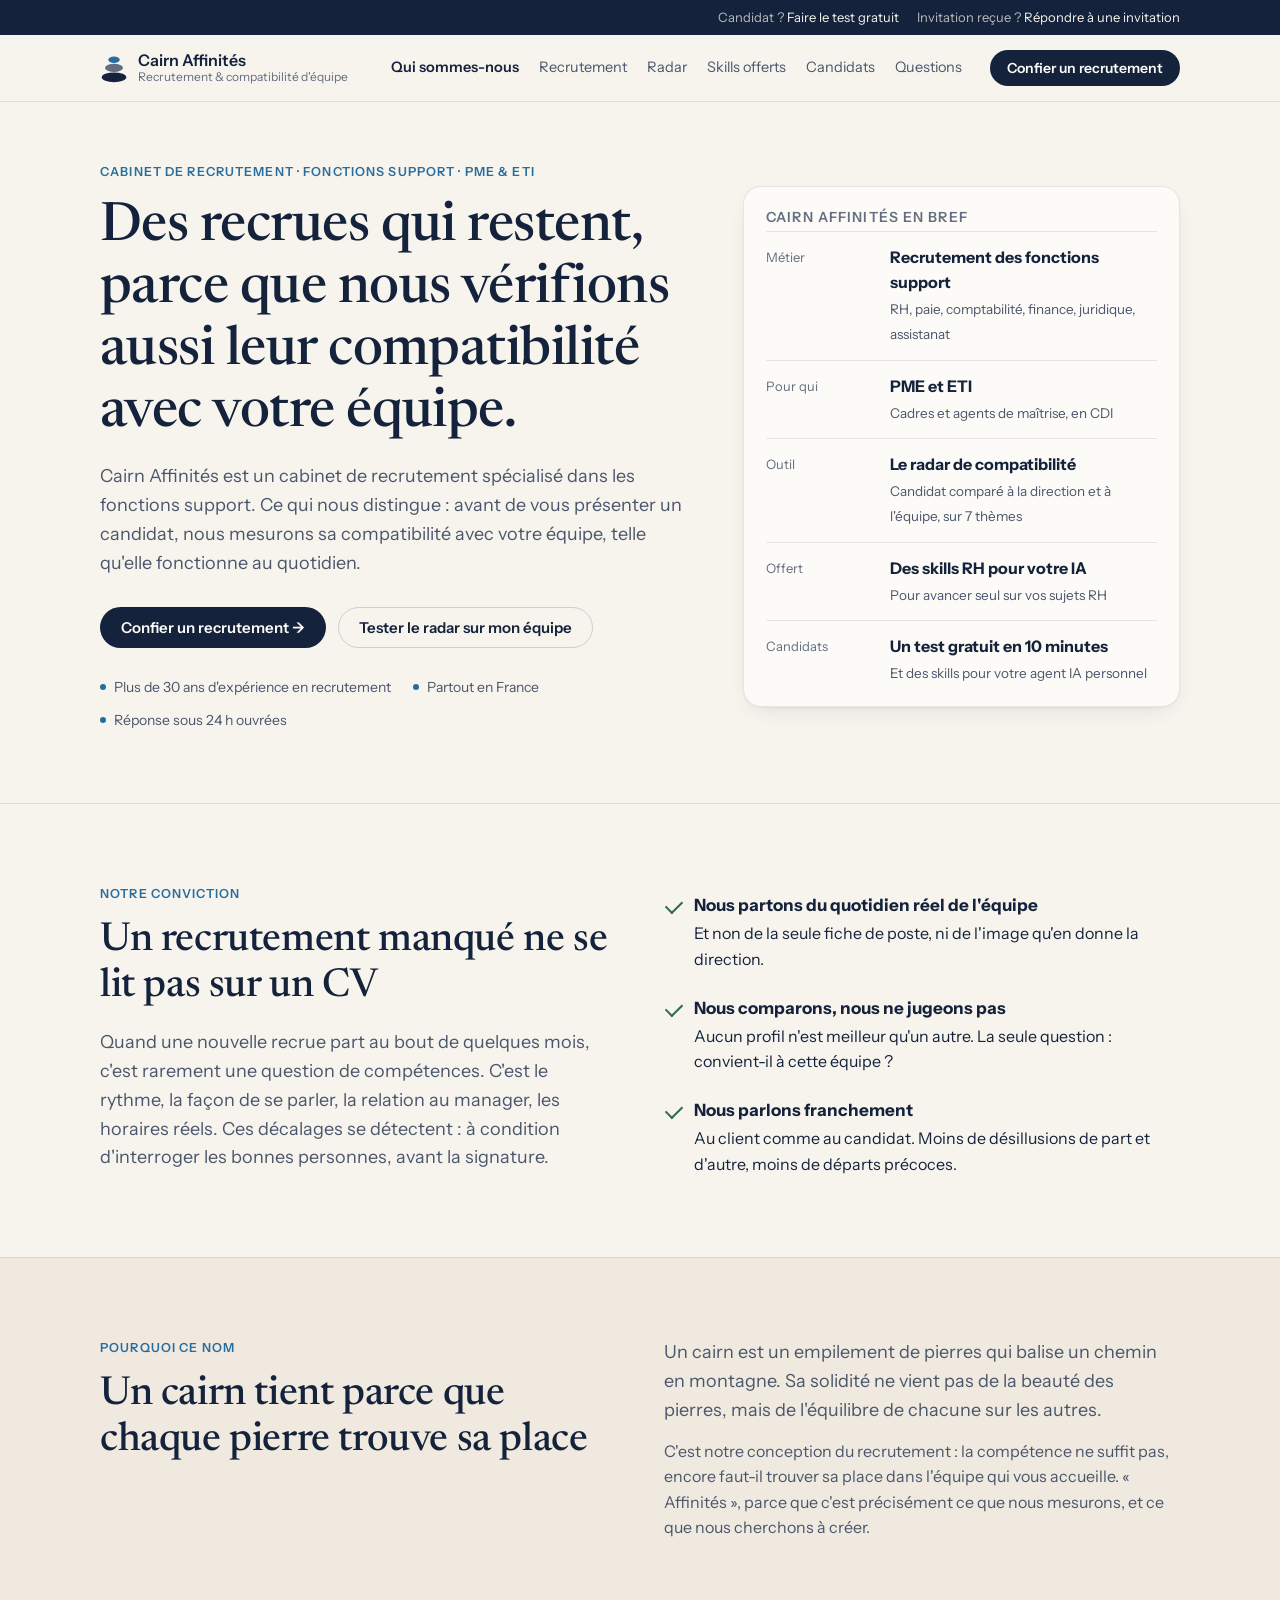
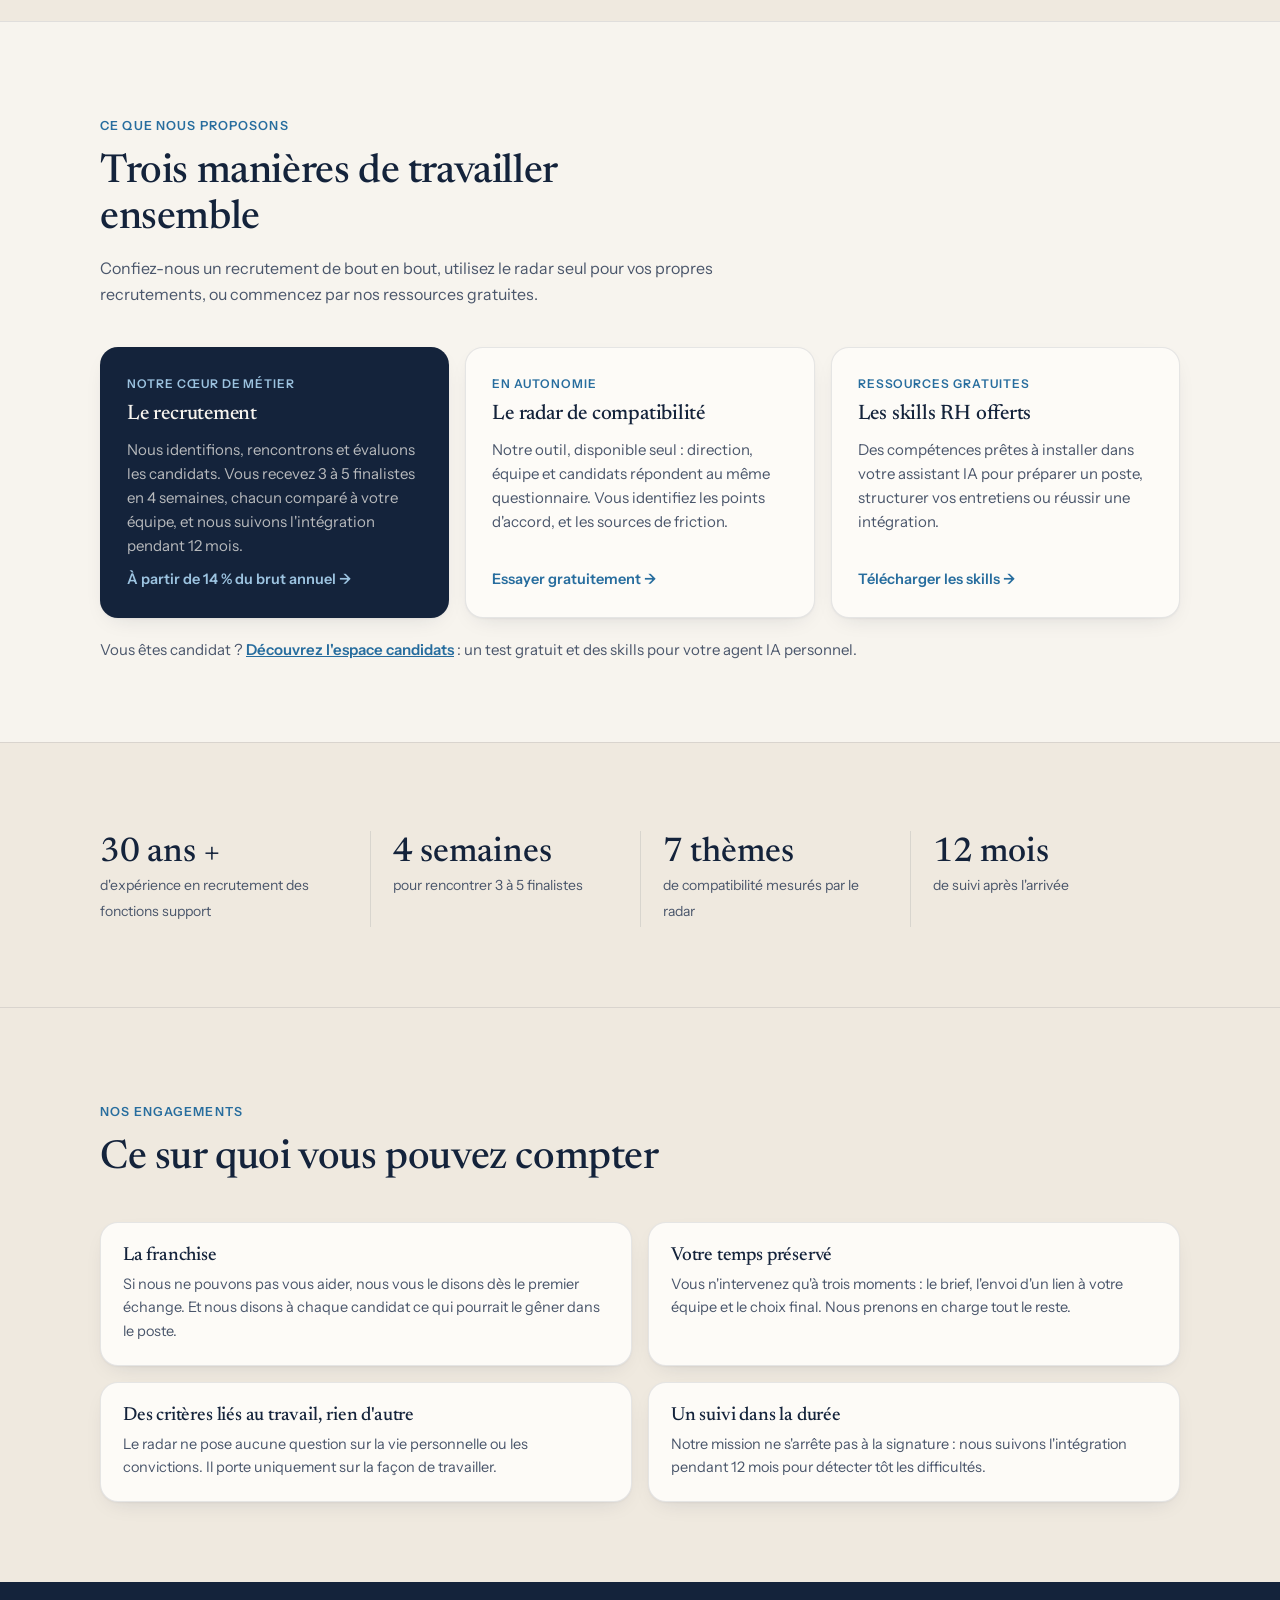
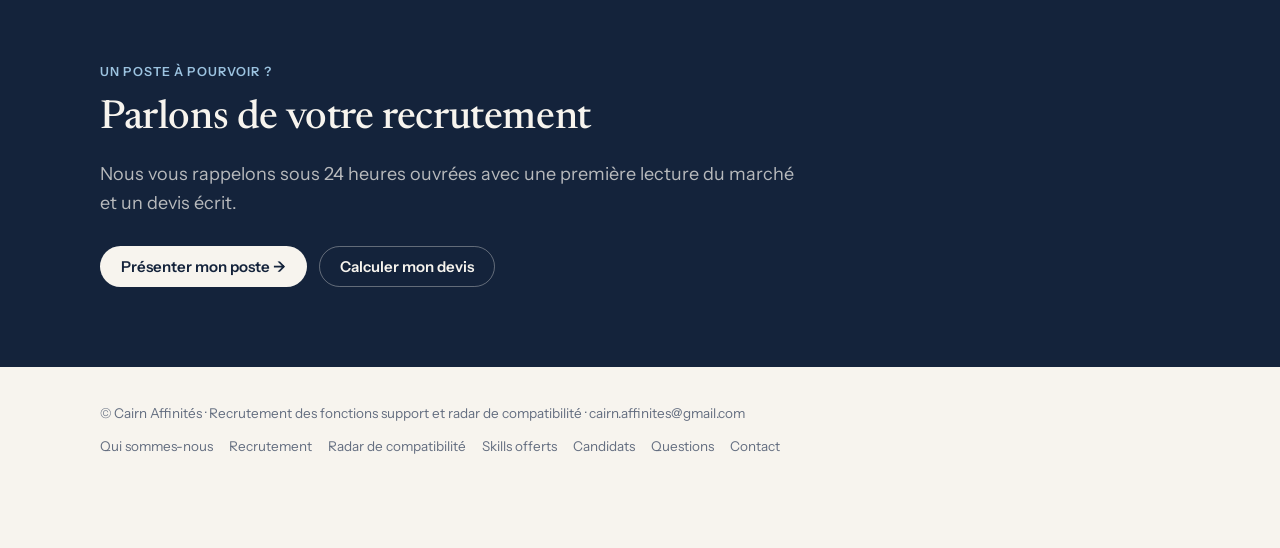
<file: accueil.html>
<!DOCTYPE html>
<html lang="fr">
<head>
<meta charset="utf-8">
<meta name="viewport" content="width=device-width, initial-scale=1">
<title>Cairn Affinités · Recrutement des fonctions support et radar de compatibilité</title>
<meta name="description" content="Cairn Affinités recrute les fonctions support (RH, paie, comptabilité, finance, juridique, assistanat) des PME et ETI, et vérifie la compatibilité de chaque candidat avec l'équipe grâce à son radar.">
<link rel="preconnect" href="https://fonts.googleapis.com">
<link rel="preconnect" href="https://fonts.gstatic.com" crossorigin>
<link href="https://fonts.googleapis.com/css2?family=Instrument+Sans:wght@400;500;600&family=Newsreader:opsz,wght@6..72,400;6..72,500&display=swap" rel="stylesheet">
<link rel="stylesheet" href="styles.css">
</head>
<body id="haut">

<div class="util">
  <div class="wrap">
    <span><i class="pre">Candidat ? </i><a href="candidats.html#test">Faire le test gratuit</a></span>
    <span><i class="pre">Invitation reçue ? </i><a href="candidats.html#repondre">Répondre à une invitation</a></span>
  </div>
</div>

<header>
  <div class="wrap">
    <a class="logo" href="accueil.html" aria-label="Cairn Affinités, accueil">
      <svg width="28" height="31" viewBox="0 0 34 38" aria-hidden="true"><ellipse cx="17" cy="31" rx="15" ry="6" fill="var(--ink)"/><ellipse cx="17" cy="19.5" rx="11" ry="5" fill="var(--muted)"/><ellipse cx="17" cy="9.5" rx="7" ry="4" fill="var(--sky)"/></svg>
      <span>Cairn Affinités<small>Recrutement &amp; compatibilité d'équipe</small></span>
    </a>
    <nav class="menu" aria-label="Navigation principale">
      <a href="accueil.html" class="on" aria-current="page">Qui sommes-nous</a>
      <a href="recrutement.html">Recrutement</a>
      <a href="radar.html">Radar</a>
      <a href="skills.html">Skills offerts</a>
      <a href="candidats.html">Candidats</a>
      <a href="questions.html">Questions</a>
    </nav>
    <a class="btn btn-primary" href="contact.html?objet=recrutement">Confier un recrutement</a>
  </div>
  <nav class="chips" aria-label="Navigation rapide">
      <a href="accueil.html" class="on" aria-current="page">Qui sommes-nous</a>
      <a href="recrutement.html">Recrutement</a>
      <a href="radar.html">Radar de compatibilité</a>
      <a href="skills.html">Skills offerts</a>
      <a href="candidats.html">Candidats</a>
      <a href="questions.html">Questions</a>
      <a href="contact.html">Contact</a>
  </nav>
</header>

<main>
<section class="hero">
  <div class="wrap">
    <div>
      <p class="eyebrow">Cabinet de recrutement · Fonctions support · PME &amp; ETI</p>
      <h1>Des recrues qui restent, parce que nous vérifions aussi leur compatibilité avec votre équipe.</h1>
      <p class="lead">Cairn Affinités est un cabinet de recrutement spécialisé dans les fonctions support. Ce qui nous distingue : avant de vous présenter un candidat, nous mesurons sa compatibilité avec votre équipe, telle qu'elle fonctionne au quotidien.</p>
      <div class="hero-ctas">
        <a class="btn btn-primary" href="recrutement.html">Confier un recrutement →</a>
        <a class="btn btn-ghost" href="radar.html">Tester le radar sur mon équipe</a>
      </div>
      <div class="proof">
        <span>Plus de 30 ans d'expérience en recrutement</span>
        <span>Partout en France</span>
        <span>Réponse sous 24 h ouvrées</span>
      </div>
    </div>
    <div class="card brief">
      <h2>Cairn Affinités en bref</h2>
      <dl>
        <a class="row" href="recrutement.html"><dt>Métier</dt><dd><b>Recrutement des fonctions support</b><span>RH, paie, comptabilité, finance, juridique, assistanat</span></dd></a>
        <a class="row" href="recrutement.html#postes"><dt>Pour qui</dt><dd><b>PME et ETI</b><span>Cadres et agents de maîtrise, en CDI</span></dd></a>
        <a class="row" href="radar.html"><dt>Outil</dt><dd><b>Le radar de compatibilité</b><span>Candidat comparé à la direction et à l'équipe, sur 7 thèmes</span></dd></a>
        <a class="row" href="skills.html"><dt>Offert</dt><dd><b>Des skills RH pour votre IA</b><span>Pour avancer seul sur vos sujets RH</span></dd></a>
        <a class="row" href="candidats.html"><dt>Candidats</dt><dd><b>Un test gratuit en 10 minutes</b><span>Et des skills pour votre agent IA personnel</span></dd></a>
      </dl>
    </div>
  </div>
</section>

<section id="conviction">
  <div class="wrap split">
    <div>
      <p class="eyebrow">Notre conviction</p>
      <h2>Un recrutement manqué ne se lit pas sur un CV</h2>
      <p class="lead">Quand une nouvelle recrue part au bout de quelques mois, c'est rarement une question de compétences. C'est le rythme, la façon de se parler, la relation au manager, les horaires réels. Ces décalages se détectent : à condition d'interroger les bonnes personnes, avant la signature.</p>
    </div>
    <div>
      <ul class="gains" style="margin-top:8px">
        <li><b>Nous partons du quotidien réel de l'équipe</b>Et non de la seule fiche de poste, ni de l'image qu'en donne la direction.</li>
        <li><b>Nous comparons, nous ne jugeons pas</b>Aucun profil n'est meilleur qu'un autre. La seule question : convient-il à cette équipe ?</li>
        <li><b>Nous parlons franchement</b>Au client comme au candidat. Moins de désillusions de part et d'autre, moins de départs précoces.</li>
      </ul>
    </div>
  </div>
</section>

<section id="nom" class="alt">
  <div class="wrap split">
    <div>
      <p class="eyebrow">Pourquoi ce nom</p>
      <h2>Un cairn tient parce que chaque pierre trouve sa place</h2>
    </div>
    <div>
      <p class="lead" style="margin-top:0">Un cairn est un empilement de pierres qui balise un chemin en montagne. Sa solidité ne vient pas de la beauté des pierres, mais de l'équilibre de chacune sur les autres.</p>
      <p style="margin-top:14px">C'est notre conception du recrutement : la compétence ne suffit pas, encore faut-il trouver sa place dans l'équipe qui vous accueille. « Affinités », parce que c'est précisément ce que nous mesurons, et ce que nous cherchons à créer.</p>
    </div>
  </div>
</section>

<section id="offres">
  <div class="wrap">
    <div class="sec-head">
      <p class="eyebrow">Ce que nous proposons</p>
      <h2>Trois manières de travailler ensemble</h2>
      <p>Confiez-nous un recrutement de bout en bout, utilisez le radar seul pour vos propres recrutements, ou commencez par nos ressources gratuites.</p>
    </div>
    <div class="grid3">
      <a class="card offer main" href="recrutement.html">
        <span class="label">Notre cœur de métier</span>
        <h3>Le recrutement</h3>
        <p>Nous identifions, rencontrons et évaluons les candidats. Vous recevez 3 à 5 finalistes en 4 semaines, chacun comparé à votre équipe, et nous suivons l'intégration pendant 12 mois.</p>
        <span class="go">À partir de 14 % du brut annuel →</span>
      </a>
      <a class="card offer" href="radar.html">
        <span class="label">En autonomie</span>
        <h3>Le radar de compatibilité</h3>
        <p>Notre outil, disponible seul : direction, équipe et candidats répondent au même questionnaire. Vous identifiez les points d'accord, et les sources de friction.</p>
        <span class="go">Essayer gratuitement →</span>
      </a>
      <a class="card offer" href="skills.html">
        <span class="label">Ressources gratuites</span>
        <h3>Les skills RH offerts</h3>
        <p>Des compétences prêtes à installer dans votre assistant IA pour préparer un poste, structurer vos entretiens ou réussir une intégration.</p>
        <span class="go">Télécharger les skills →</span>
      </a>
    </div>
    <p class="after">Vous êtes candidat ? <a href="candidats.html">Découvrez l'espace candidats</a> : un test gratuit et des skills pour votre agent IA personnel.</p>
  </div>
</section>

<section id="chiffres" class="alt">
  <div class="wrap">
    <div class="kpis">
      <div><b>30 ans +</b><span>d'expérience en recrutement des fonctions support</span></div>
      <div><b>4 semaines</b><span>pour rencontrer 3 à 5 finalistes</span></div>
      <div><b>7 thèmes</b><span>de compatibilité mesurés par le radar</span></div>
      <div><b>12 mois</b><span>de suivi après l'arrivée</span></div>
    </div>
  </div>
</section>

<section id="engagements" class="alt">
  <div class="wrap">
    <div class="sec-head">
      <p class="eyebrow">Nos engagements</p>
      <h2>Ce sur quoi vous pouvez compter</h2>
    </div>
    <ul class="values">
      <li class="card"><h3>La franchise</h3><p>Si nous ne pouvons pas vous aider, nous vous le disons dès le premier échange. Et nous disons à chaque candidat ce qui pourrait le gêner dans le poste.</p></li>
      <li class="card"><h3>Votre temps préservé</h3><p>Vous n'intervenez qu'à trois moments : le brief, l'envoi d'un lien à votre équipe et le choix final. Nous prenons en charge tout le reste.</p></li>
      <li class="card"><h3>Des critères liés au travail, rien d'autre</h3><p>Le radar ne pose aucune question sur la vie personnelle ou les convictions. Il porte uniquement sur la façon de travailler.</p></li>
      <li class="card"><h3>Un suivi dans la durée</h3><p>Notre mission ne s'arrête pas à la signature : nous suivons l'intégration pendant 12 mois pour détecter tôt les difficultés.</p></li>
    </ul>
  </div>
</section>

<section class="cta-band">
  <div class="wrap">
    <div>
      <p class="eyebrow" style="color:#9CC3E0">Un poste à pourvoir ?</p>
      <h2>Parlons de votre recrutement</h2>
      <p class="lead">Nous vous rappelons sous 24 heures ouvrées avec une première lecture du marché et un devis écrit.</p>
    </div>
    <div class="hero-ctas">
      <a class="btn btn-light" href="contact.html?objet=recrutement">Présenter mon poste →</a>
      <a class="btn btn-line-light" href="recrutement.html#tarifs">Calculer mon devis</a>
    </div>
  </div>
</section>
</main>

<footer>
  <div class="wrap">
    <span>© Cairn Affinités · Recrutement des fonctions support et radar de compatibilité · <a href="mailto:cairn.affinites@gmail.com">cairn.affinites@gmail.com</a></span>
    <nav aria-label="Pied de page">
      <a href="accueil.html">Qui sommes-nous</a>
      <a href="recrutement.html">Recrutement</a>
      <a href="radar.html">Radar de compatibilité</a>
      <a href="skills.html">Skills offerts</a>
      <a href="candidats.html">Candidats</a>
      <a href="questions.html">Questions</a>
      <a href="contact.html">Contact</a>
    </nav>
  </div>
</footer>
<script src="site.js"></script>

</body>
</html>
</file>
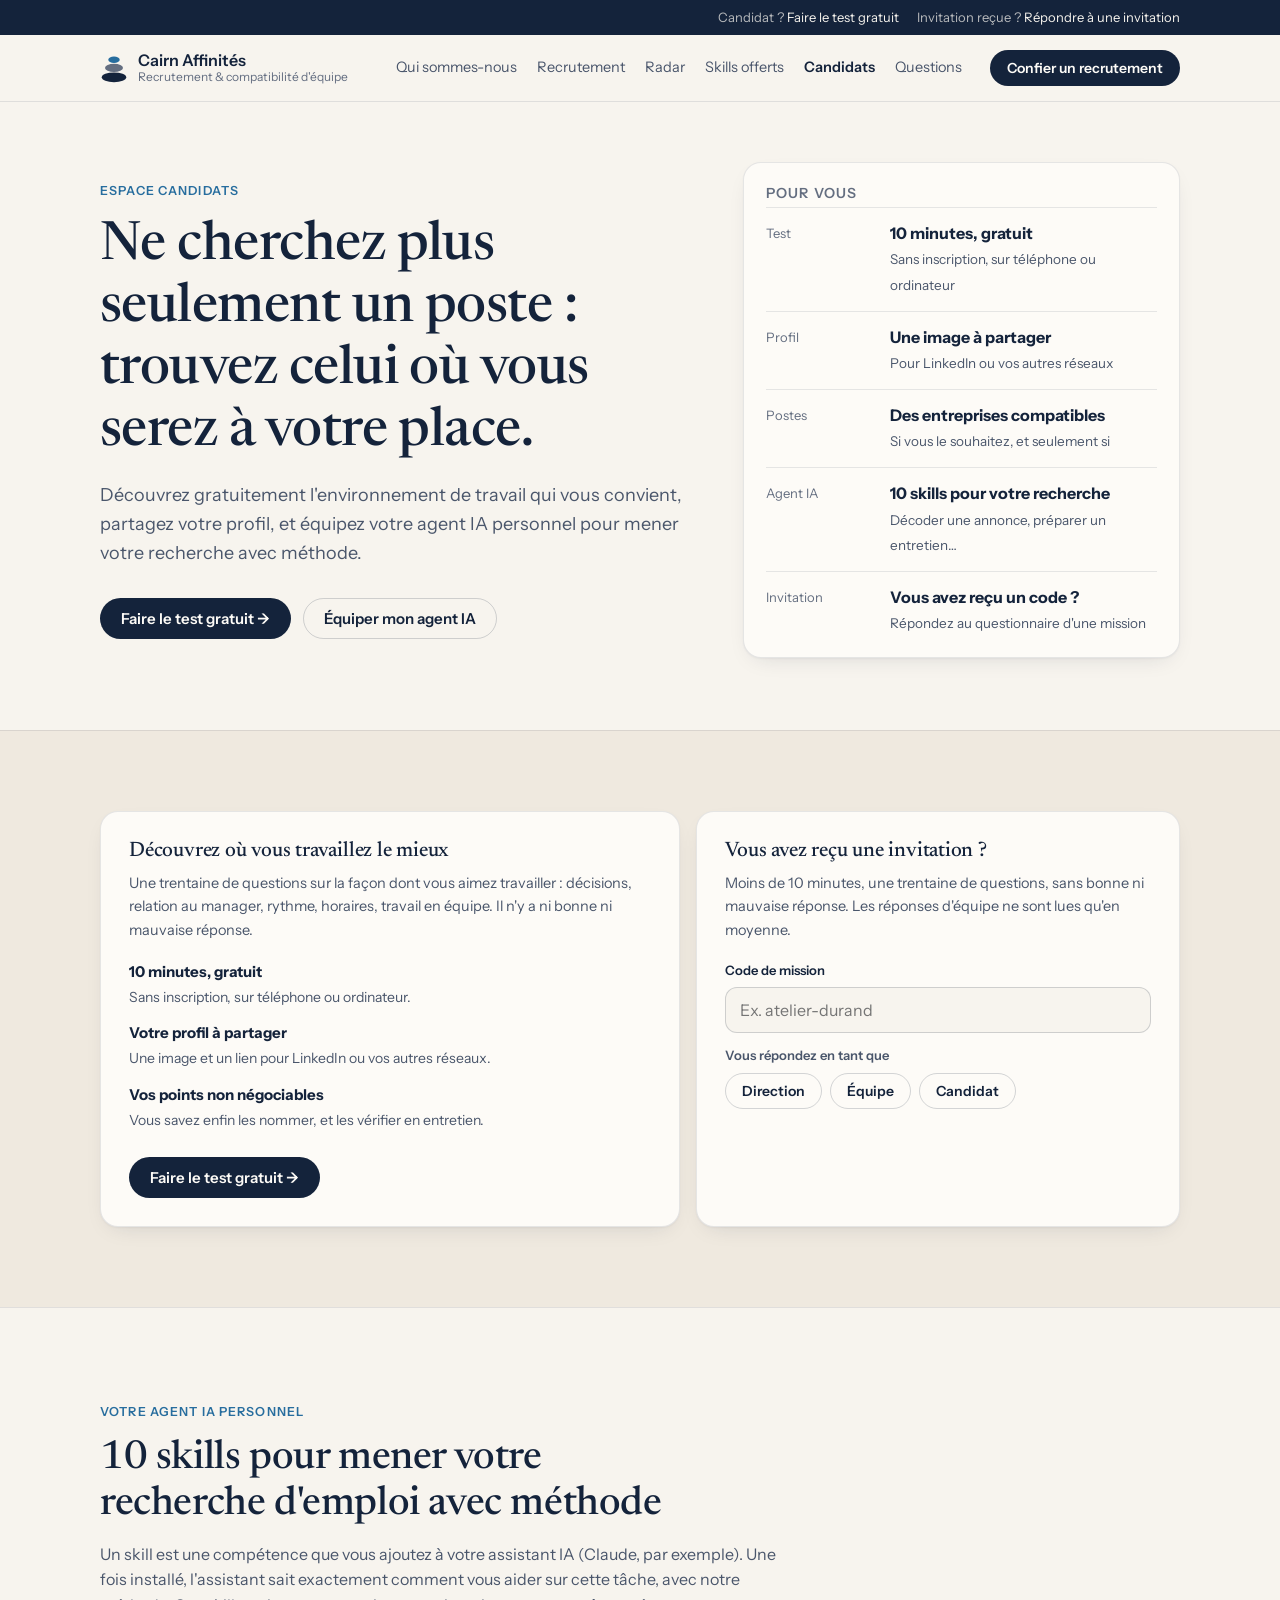
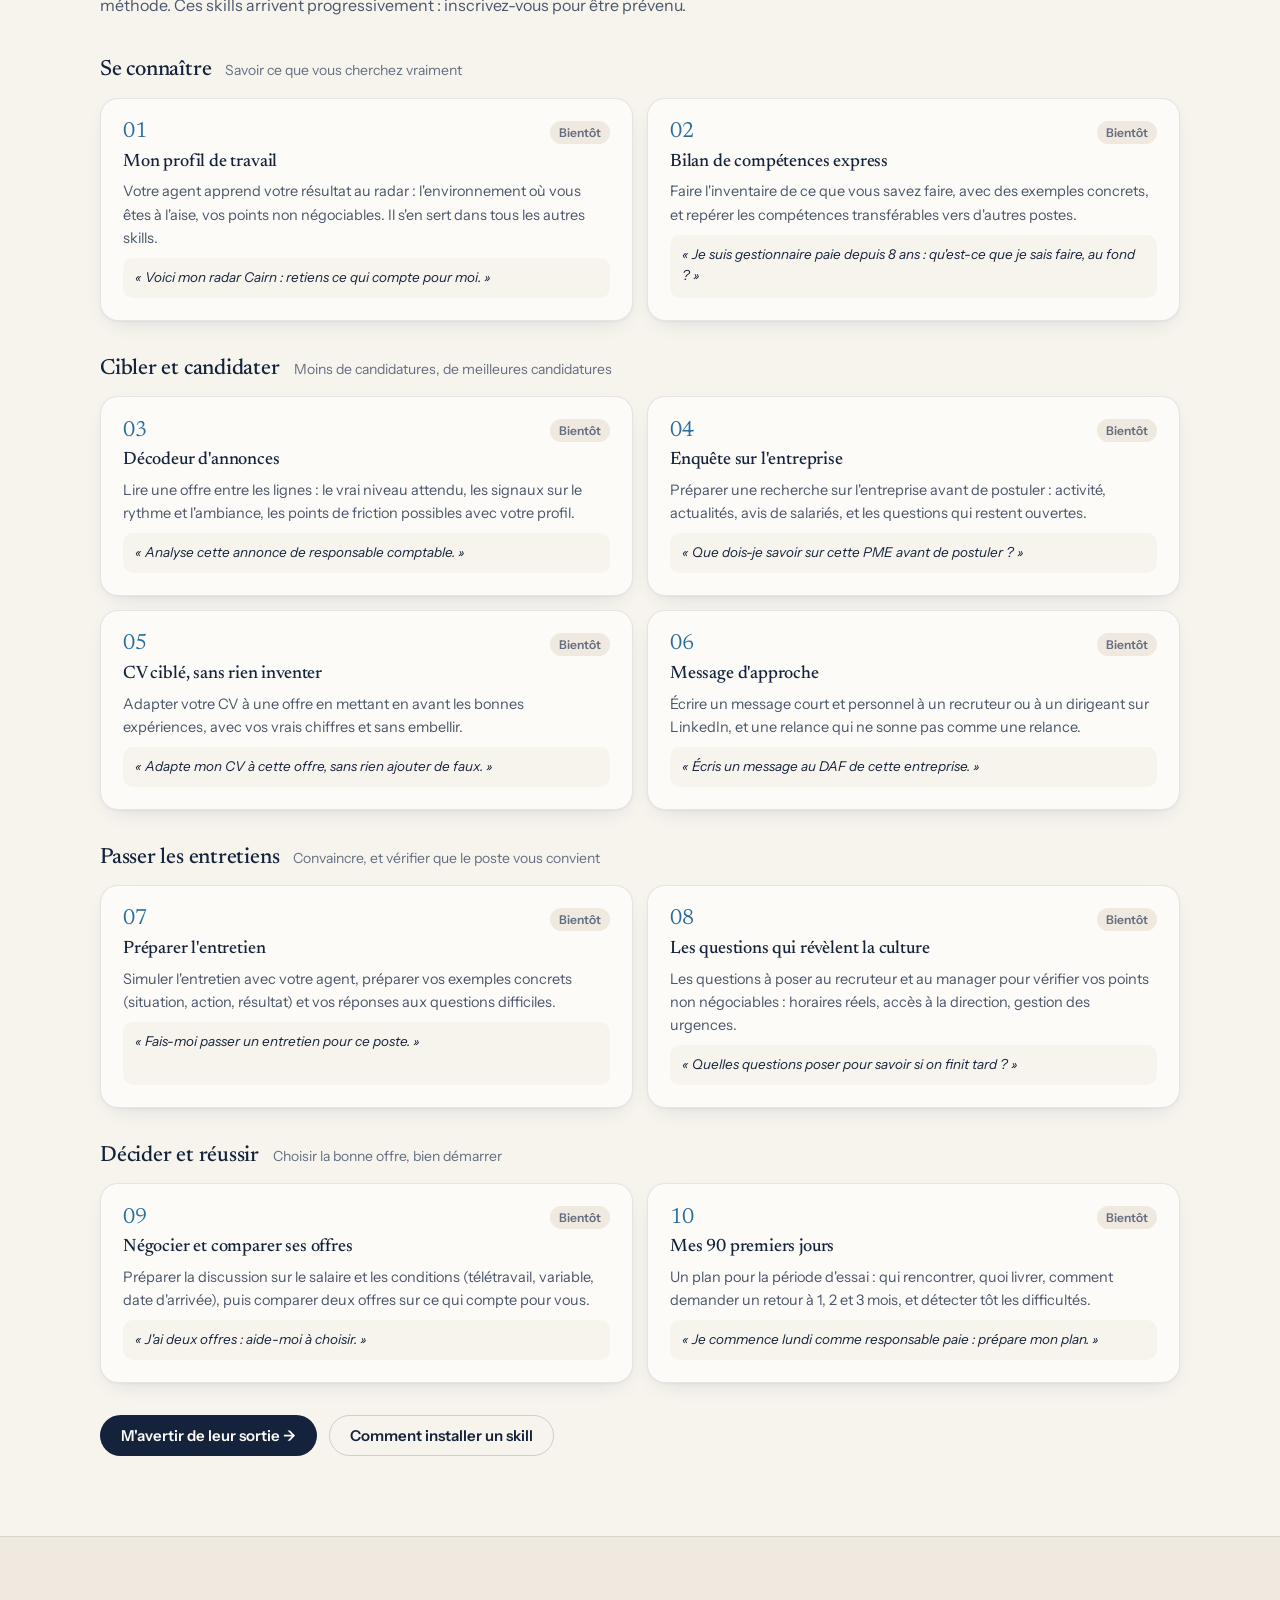
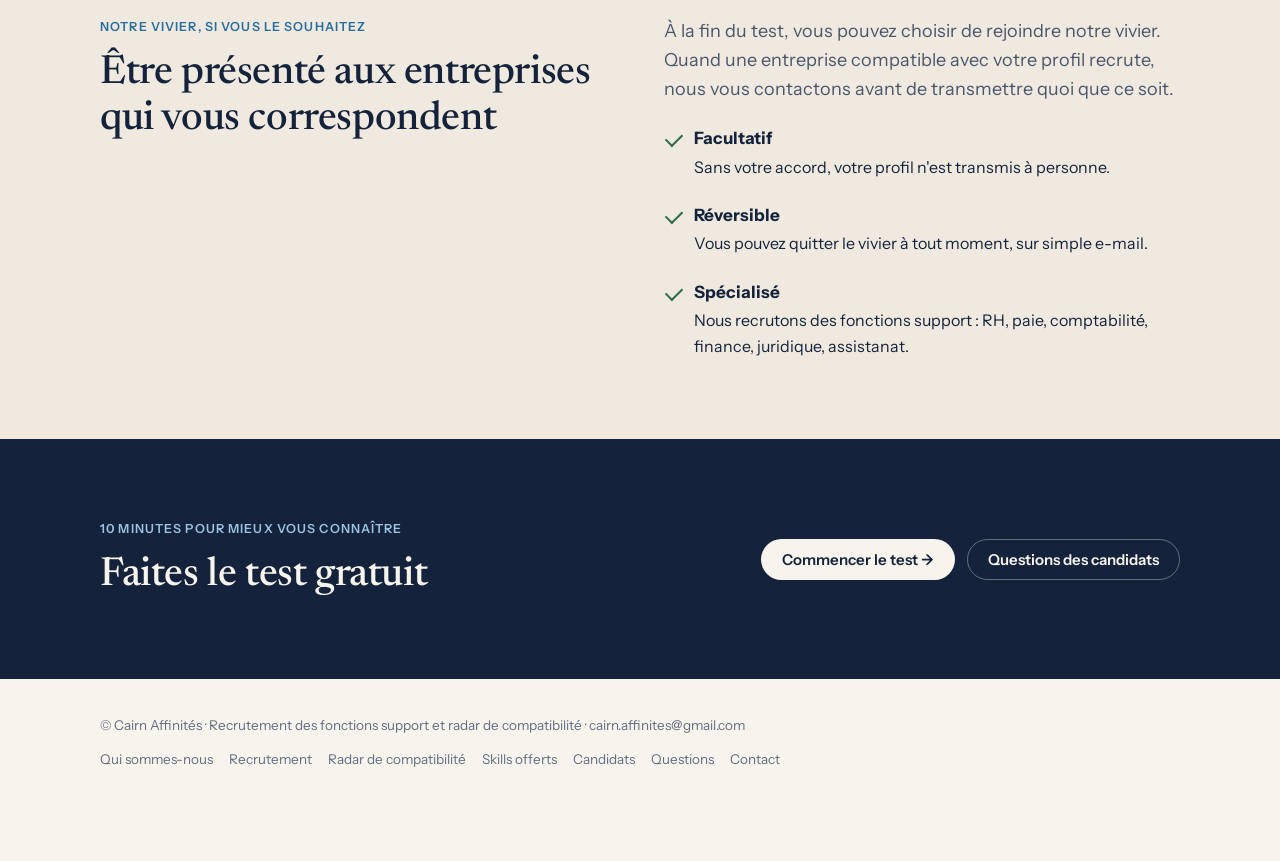
<file: candidats.html>
<!DOCTYPE html>
<html lang="fr">
<head>
<meta charset="utf-8">
<meta name="viewport" content="width=device-width, initial-scale=1">
<title>Espace candidats · Cairn Affinités</title>
<meta name="description" content="Candidats : découvrez gratuitement où vous travaillez le mieux avec le radar de compatibilité, et équipez votre agent IA personnel de 10 skills pour votre recherche d'emploi.">
<link rel="preconnect" href="https://fonts.googleapis.com">
<link rel="preconnect" href="https://fonts.gstatic.com" crossorigin>
<link href="https://fonts.googleapis.com/css2?family=Instrument+Sans:wght@400;500;600&family=Newsreader:opsz,wght@6..72,400;6..72,500&display=swap" rel="stylesheet">
<link rel="stylesheet" href="styles.css">
</head>
<body id="haut">

<div class="util">
  <div class="wrap">
    <span><i class="pre">Candidat ? </i><a href="candidats.html#test">Faire le test gratuit</a></span>
    <span><i class="pre">Invitation reçue ? </i><a href="candidats.html#repondre">Répondre à une invitation</a></span>
  </div>
</div>

<header>
  <div class="wrap">
    <a class="logo" href="accueil.html" aria-label="Cairn Affinités, accueil">
      <svg width="28" height="31" viewBox="0 0 34 38" aria-hidden="true"><ellipse cx="17" cy="31" rx="15" ry="6" fill="var(--ink)"/><ellipse cx="17" cy="19.5" rx="11" ry="5" fill="var(--muted)"/><ellipse cx="17" cy="9.5" rx="7" ry="4" fill="var(--sky)"/></svg>
      <span>Cairn Affinités<small>Recrutement &amp; compatibilité d'équipe</small></span>
    </a>
    <nav class="menu" aria-label="Navigation principale">
      <a href="accueil.html">Qui sommes-nous</a>
      <a href="recrutement.html">Recrutement</a>
      <a href="radar.html">Radar</a>
      <a href="skills.html">Skills offerts</a>
      <a href="candidats.html" class="on" aria-current="page">Candidats</a>
      <a href="questions.html">Questions</a>
    </nav>
    <a class="btn btn-primary" href="contact.html?objet=recrutement">Confier un recrutement</a>
  </div>
  <nav class="chips" aria-label="Navigation rapide">
      <a href="accueil.html">Qui sommes-nous</a>
      <a href="recrutement.html">Recrutement</a>
      <a href="radar.html">Radar de compatibilité</a>
      <a href="skills.html">Skills offerts</a>
      <a href="candidats.html" class="on" aria-current="page">Candidats</a>
      <a href="questions.html">Questions</a>
      <a href="contact.html">Contact</a>
  </nav>
</header>

<main>
<section class="hero">
  <div class="wrap">
    <div>
      <p class="eyebrow">Espace candidats</p>
      <h1>Ne cherchez plus seulement un poste : trouvez celui où vous serez à votre place.</h1>
      <p class="lead">Découvrez gratuitement l'environnement de travail qui vous convient, partagez votre profil, et équipez votre agent IA personnel pour mener votre recherche avec méthode.</p>
      <div class="hero-ctas">
        <a class="btn btn-primary" href="https://nansvenet.github.io/radar-cairn/index.html#libre">Faire le test gratuit →</a>
        <a class="btn btn-ghost" href="#agent">Équiper mon agent IA</a>
      </div>
    </div>
    <div class="card brief">
      <h2>Pour vous</h2>
      <dl>
        <a class="row" href="#test"><dt>Test</dt><dd><b>10 minutes, gratuit</b><span>Sans inscription, sur téléphone ou ordinateur</span></dd></a>
        <a class="row" href="#test"><dt>Profil</dt><dd><b>Une image à partager</b><span>Pour LinkedIn ou vos autres réseaux</span></dd></a>
        <a class="row" href="#vivier"><dt>Postes</dt><dd><b>Des entreprises compatibles</b><span>Si vous le souhaitez, et seulement si</span></dd></a>
        <a class="row" href="#agent"><dt>Agent IA</dt><dd><b>10 skills pour votre recherche</b><span>Décoder une annonce, préparer un entretien…</span></dd></a>
        <a class="row" href="#repondre"><dt>Invitation</dt><dd><b>Vous avez reçu un code ?</b><span>Répondez au questionnaire d'une mission</span></dd></a>
      </dl>
    </div>
  </div>
</section>

<section id="test" class="alt">
  <div class="wrap">
    <div class="duo">
      <div class="card">
        <h3>Découvrez où vous travaillez le mieux</h3>
        <p style="margin-top:8px;font-size:14.5px">Une trentaine de questions sur la façon dont vous aimez travailler : décisions, relation au manager, rythme, horaires, travail en équipe. Il n'y a ni bonne ni mauvaise réponse.</p>
        <ul>
          <li><b>10 minutes, gratuit</b><span>Sans inscription, sur téléphone ou ordinateur.</span></li>
          <li><b>Votre profil à partager</b><span>Une image et un lien pour LinkedIn ou vos autres réseaux.</span></li>
          <li><b>Vos points non négociables</b><span>Vous savez enfin les nommer, et les vérifier en entretien.</span></li>
        </ul>
        <a class="btn btn-primary" href="https://nansvenet.github.io/radar-cairn/index.html#libre">Faire le test gratuit →</a>
      </div>
      <div class="card" id="repondre">
        <h3>Vous avez reçu une invitation ?</h3>
        <p style="margin-top:8px;font-size:14.5px">Moins de 10 minutes, une trentaine de questions, sans bonne ni mauvaise réponse. Les réponses d'équipe ne sont lues qu'en moyenne.</p>
        <div class="field">
          <label for="code">Code de mission</label>
          <input id="code" type="text" placeholder="Ex. atelier-durand" autocomplete="off" autocapitalize="none" spellcheck="false">
        </div>
        <p style="font-size:13px;font-weight:600;margin-bottom:8px">Vous répondez en tant que</p>
        <div class="roles-btns">
          <button class="btn btn-ghost" data-role="d" type="button">Direction</button>
          <button class="btn btn-ghost" data-role="e" type="button">Équipe</button>
          <button class="btn btn-ghost" data-role="c" type="button">Candidat</button>
        </div>
        <p class="err" id="err" role="alert"></p>
      </div>
    </div>
  </div>
</section>

<section id="agent">
  <div class="wrap">
    <div class="sec-head">
      <p class="eyebrow">Votre agent IA personnel</p>
      <h2>10 skills pour mener votre recherche d'emploi avec méthode</h2>
      <p>Un skill est une compétence que vous ajoutez à votre assistant IA (Claude, par exemple). Une fois installé, l'assistant sait exactement comment vous aider sur cette tâche, avec notre méthode. Ces skills arrivent progressivement : inscrivez-vous pour être prévenu.</p>
    </div>

    <div class="phase">
      <div class="phase-h"><h3>Se connaître</h3><span>Savoir ce que vous cherchez vraiment</span></div>
      <div class="skills">
        <div class="card skill"><div class="top"><span class="num">01</span><span class="tag soon">Bientôt</span></div><h3>Mon profil de travail</h3><p>Votre agent apprend votre résultat au radar : l'environnement où vous êtes à l'aise, vos points non négociables. Il s'en sert dans tous les autres skills.</p><p class="ex">« Voici mon radar Cairn : retiens ce qui compte pour moi. »</p></div>
        <div class="card skill"><div class="top"><span class="num">02</span><span class="tag soon">Bientôt</span></div><h3>Bilan de compétences express</h3><p>Faire l'inventaire de ce que vous savez faire, avec des exemples concrets, et repérer les compétences transférables vers d'autres postes.</p><p class="ex">« Je suis gestionnaire paie depuis 8 ans : qu'est-ce que je sais faire, au fond ? »</p></div>
      </div>
    </div>

    <div class="phase">
      <div class="phase-h"><h3>Cibler et candidater</h3><span>Moins de candidatures, de meilleures candidatures</span></div>
      <div class="skills">
        <div class="card skill"><div class="top"><span class="num">03</span><span class="tag soon">Bientôt</span></div><h3>Décodeur d'annonces</h3><p>Lire une offre entre les lignes : le vrai niveau attendu, les signaux sur le rythme et l'ambiance, les points de friction possibles avec votre profil.</p><p class="ex">« Analyse cette annonce de responsable comptable. »</p></div>
        <div class="card skill"><div class="top"><span class="num">04</span><span class="tag soon">Bientôt</span></div><h3>Enquête sur l'entreprise</h3><p>Préparer une recherche sur l'entreprise avant de postuler : activité, actualités, avis de salariés, et les questions qui restent ouvertes.</p><p class="ex">« Que dois-je savoir sur cette PME avant de postuler ? »</p></div>
        <div class="card skill"><div class="top"><span class="num">05</span><span class="tag soon">Bientôt</span></div><h3>CV ciblé, sans rien inventer</h3><p>Adapter votre CV à une offre en mettant en avant les bonnes expériences, avec vos vrais chiffres et sans embellir.</p><p class="ex">« Adapte mon CV à cette offre, sans rien ajouter de faux. »</p></div>
        <div class="card skill"><div class="top"><span class="num">06</span><span class="tag soon">Bientôt</span></div><h3>Message d'approche</h3><p>Écrire un message court et personnel à un recruteur ou à un dirigeant sur LinkedIn, et une relance qui ne sonne pas comme une relance.</p><p class="ex">« Écris un message au DAF de cette entreprise. »</p></div>
      </div>
    </div>

    <div class="phase">
      <div class="phase-h"><h3>Passer les entretiens</h3><span>Convaincre, et vérifier que le poste vous convient</span></div>
      <div class="skills">
        <div class="card skill"><div class="top"><span class="num">07</span><span class="tag soon">Bientôt</span></div><h3>Préparer l'entretien</h3><p>Simuler l'entretien avec votre agent, préparer vos exemples concrets (situation, action, résultat) et vos réponses aux questions difficiles.</p><p class="ex">« Fais-moi passer un entretien pour ce poste. »</p></div>
        <div class="card skill"><div class="top"><span class="num">08</span><span class="tag soon">Bientôt</span></div><h3>Les questions qui révèlent la culture</h3><p>Les questions à poser au recruteur et au manager pour vérifier vos points non négociables : horaires réels, accès à la direction, gestion des urgences.</p><p class="ex">« Quelles questions poser pour savoir si on finit tard ? »</p></div>
      </div>
    </div>

    <div class="phase">
      <div class="phase-h"><h3>Décider et réussir</h3><span>Choisir la bonne offre, bien démarrer</span></div>
      <div class="skills">
        <div class="card skill"><div class="top"><span class="num">09</span><span class="tag soon">Bientôt</span></div><h3>Négocier et comparer ses offres</h3><p>Préparer la discussion sur le salaire et les conditions (télétravail, variable, date d'arrivée), puis comparer deux offres sur ce qui compte pour vous.</p><p class="ex">« J'ai deux offres : aide-moi à choisir. »</p></div>
        <div class="card skill"><div class="top"><span class="num">10</span><span class="tag soon">Bientôt</span></div><h3>Mes 90 premiers jours</h3><p>Un plan pour la période d'essai : qui rencontrer, quoi livrer, comment demander un retour à 1, 2 et 3 mois, et détecter tôt les difficultés.</p><p class="ex">« Je commence lundi comme responsable paie : prépare mon plan. »</p></div>
      </div>
    </div>

    <div class="hero-ctas" style="margin-top:32px">
      <a class="btn btn-primary" href="contact.html?objet=candidat">M'avertir de leur sortie →</a>
      <a class="btn btn-ghost" href="skills.html#installer">Comment installer un skill</a>
    </div>
  </div>
</section>

<section id="vivier" class="alt">
  <div class="wrap split">
    <div>
      <p class="eyebrow">Notre vivier, si vous le souhaitez</p>
      <h2>Être présenté aux entreprises qui vous correspondent</h2>
    </div>
    <div>
      <p class="lead" style="margin-top:0">À la fin du test, vous pouvez choisir de rejoindre notre vivier. Quand une entreprise compatible avec votre profil recrute, nous vous contactons avant de transmettre quoi que ce soit.</p>
      <ul class="gains" style="margin-top:22px">
        <li><b>Facultatif</b>Sans votre accord, votre profil n'est transmis à personne.</li>
        <li><b>Réversible</b>Vous pouvez quitter le vivier à tout moment, sur simple e-mail.</li>
        <li><b>Spécialisé</b>Nous recrutons des fonctions support : RH, paie, comptabilité, finance, juridique, assistanat.</li>
      </ul>
    </div>
  </div>
</section>

<section class="cta-band">
  <div class="wrap">
    <div>
      <p class="eyebrow" style="color:#9CC3E0">10 minutes pour mieux vous connaître</p>
      <h2>Faites le test gratuit</h2>
    </div>
    <div class="hero-ctas">
      <a class="btn btn-light" href="https://nansvenet.github.io/radar-cairn/index.html#libre">Commencer le test →</a>
      <a class="btn btn-line-light" href="questions.html#q-candidats">Questions des candidats</a>
    </div>
  </div>
</section>
</main>

<footer>
  <div class="wrap">
    <span>© Cairn Affinités · Recrutement des fonctions support et radar de compatibilité · <a href="mailto:cairn.affinites@gmail.com">cairn.affinites@gmail.com</a></span>
    <nav aria-label="Pied de page">
      <a href="accueil.html">Qui sommes-nous</a>
      <a href="recrutement.html">Recrutement</a>
      <a href="radar.html">Radar de compatibilité</a>
      <a href="skills.html">Skills offerts</a>
      <a href="candidats.html">Candidats</a>
      <a href="questions.html">Questions</a>
      <a href="contact.html">Contact</a>
    </nav>
  </div>
</footer>
<script src="site.js"></script>

</body>
</html>
</file>
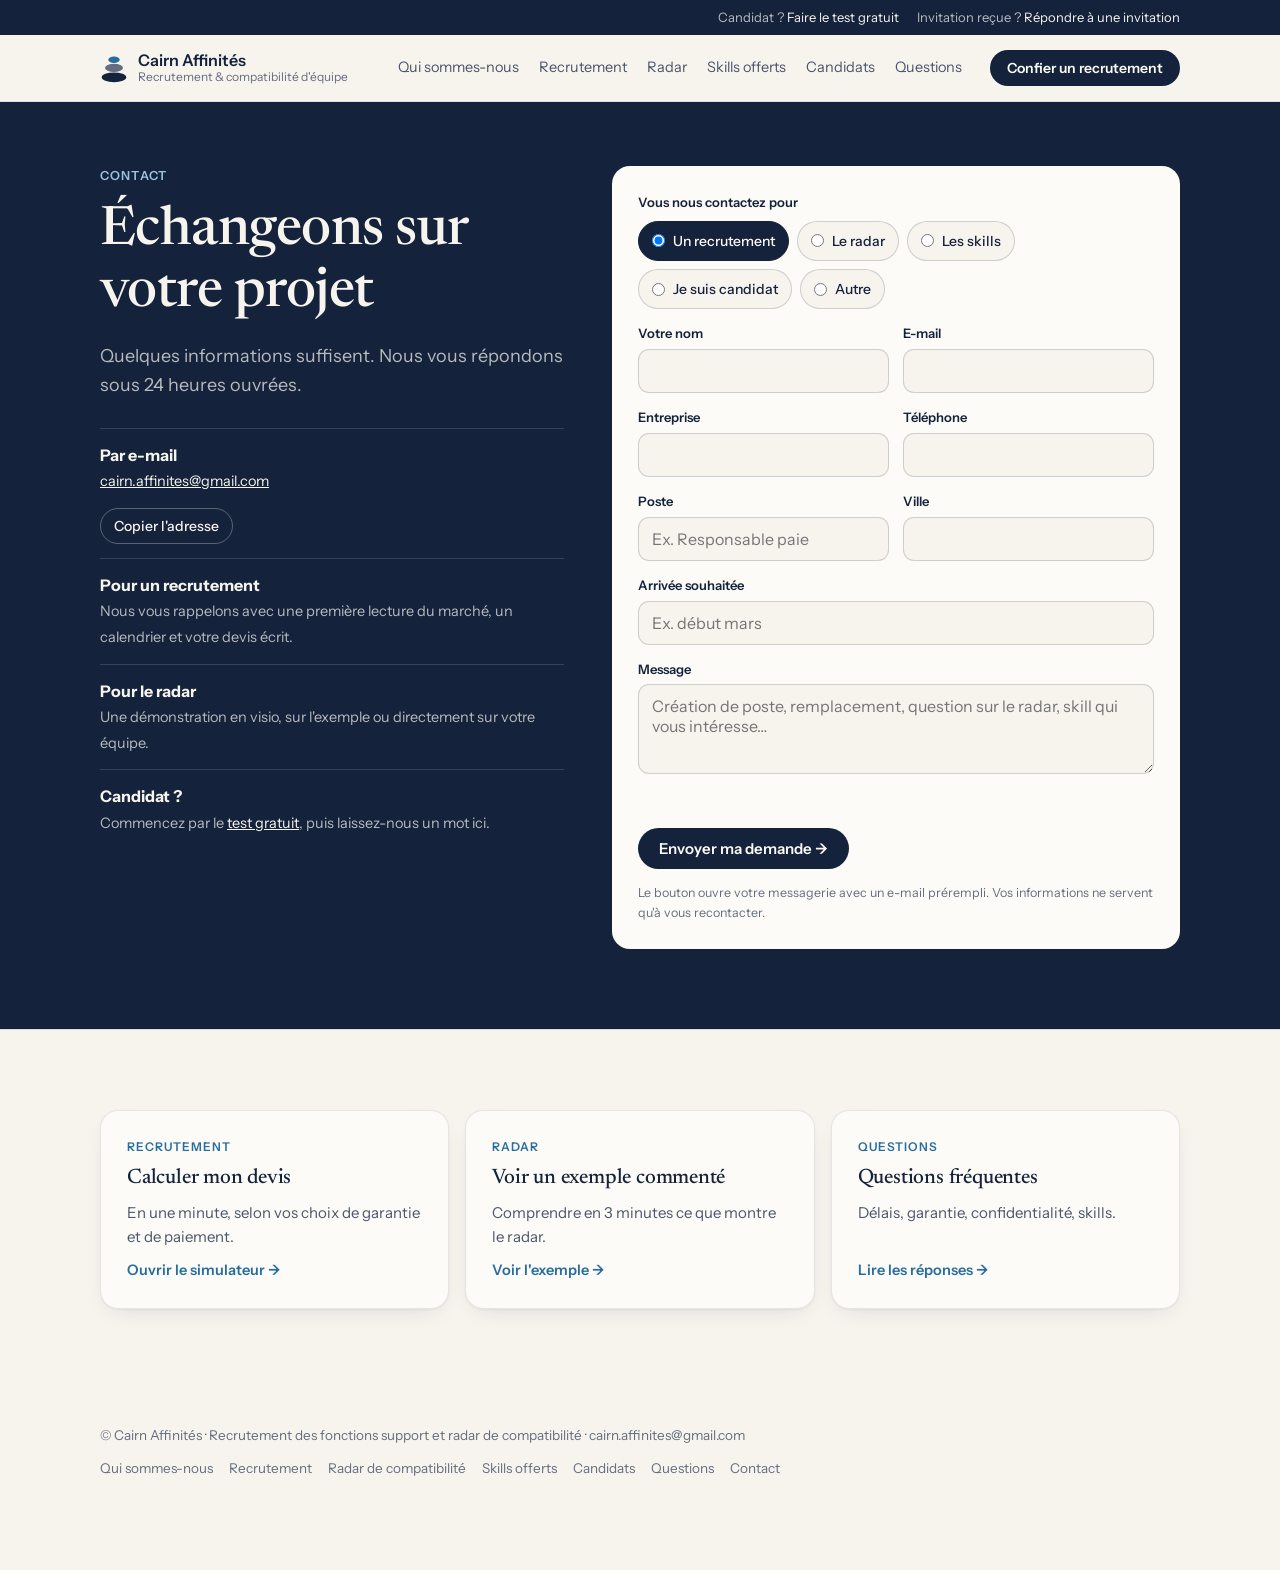
<file: contact.html>
<!DOCTYPE html>
<html lang="fr">
<head>
<meta charset="utf-8">
<meta name="viewport" content="width=device-width, initial-scale=1">
<title>Contact · Cairn Affinités</title>
<meta name="description" content="Contactez Cairn Affinités pour un recrutement, le radar de compatibilité, les skills RH ou en tant que candidat. Réponse sous 24 heures ouvrées.">
<link rel="preconnect" href="https://fonts.googleapis.com">
<link rel="preconnect" href="https://fonts.gstatic.com" crossorigin>
<link href="https://fonts.googleapis.com/css2?family=Instrument+Sans:wght@400;500;600&family=Newsreader:opsz,wght@6..72,400;6..72,500&display=swap" rel="stylesheet">
<link rel="stylesheet" href="styles.css">
</head>
<body id="haut">

<div class="util">
  <div class="wrap">
    <span><i class="pre">Candidat ? </i><a href="candidats.html#test">Faire le test gratuit</a></span>
    <span><i class="pre">Invitation reçue ? </i><a href="candidats.html#repondre">Répondre à une invitation</a></span>
  </div>
</div>

<header>
  <div class="wrap">
    <a class="logo" href="accueil.html" aria-label="Cairn Affinités, accueil">
      <svg width="28" height="31" viewBox="0 0 34 38" aria-hidden="true"><ellipse cx="17" cy="31" rx="15" ry="6" fill="var(--ink)"/><ellipse cx="17" cy="19.5" rx="11" ry="5" fill="var(--muted)"/><ellipse cx="17" cy="9.5" rx="7" ry="4" fill="var(--sky)"/></svg>
      <span>Cairn Affinités<small>Recrutement &amp; compatibilité d'équipe</small></span>
    </a>
    <nav class="menu" aria-label="Navigation principale">
      <a href="accueil.html">Qui sommes-nous</a>
      <a href="recrutement.html">Recrutement</a>
      <a href="radar.html">Radar</a>
      <a href="skills.html">Skills offerts</a>
      <a href="candidats.html">Candidats</a>
      <a href="questions.html">Questions</a>
    </nav>
    <a class="btn btn-primary" href="contact.html?objet=recrutement">Confier un recrutement</a>
  </div>
  <nav class="chips" aria-label="Navigation rapide">
      <a href="accueil.html">Qui sommes-nous</a>
      <a href="recrutement.html">Recrutement</a>
      <a href="radar.html">Radar de compatibilité</a>
      <a href="skills.html">Skills offerts</a>
      <a href="candidats.html">Candidats</a>
      <a href="questions.html">Questions</a>
      <a href="contact.html" class="on" aria-current="page">Contact</a>
  </nav>
</header>

<main>
<section class="band" id="contact" style="padding-top:64px">
  <div class="wrap contact">
    <div>
      <p class="eyebrow" style="color:#9CC3E0">Contact</p>
      <h1 style="color:var(--on-band)">Échangeons sur votre projet</h1>
      <p class="lead">Quelques informations suffisent. Nous vous répondons sous 24 heures ouvrées.</p>
      <div class="contact-side">
        <div class="item"><b>Par e-mail</b><span><a href="mailto:cairn.affinites@gmail.com">cairn.affinites@gmail.com</a></span></div>
        <button class="copy" type="button" data-copy="cairn.affinites@gmail.com">Copier l'adresse</button>
        <div class="item"><b>Pour un recrutement</b><span>Nous vous rappelons avec une première lecture du marché, un calendrier et votre devis écrit.</span></div>
        <div class="item"><b>Pour le radar</b><span>Une démonstration en visio, sur l'exemple ou directement sur votre équipe.</span></div>
        <div class="item"><b>Candidat ?</b><span>Commencez par le <a href="https://nansvenet.github.io/radar-cairn/index.html#libre">test gratuit</a>, puis laissez-nous un mot ici.</span></div>
      </div>
    </div>

    <form class="form" id="form" novalidate>
      <div class="full">
        <p style="font-size:13px;font-weight:600;margin-bottom:8px;color:var(--ink)">Vous nous contactez pour</p>
        <div class="reasons" role="radiogroup" aria-label="Objet de votre demande">
          <label><input type="radio" name="objet" value="recrutement" checked> Un recrutement</label>
          <label><input type="radio" name="objet" value="radar"> Le radar</label>
          <label><input type="radio" name="objet" value="skills"> Les skills</label>
          <label><input type="radio" name="objet" value="candidat"> Je suis candidat</label>
          <label><input type="radio" name="objet" value="autre"> Autre</label>
        </div>
      </div>
      <label>Votre nom<input name="nom" autocomplete="name" required></label>
      <label>E-mail<input name="email" type="email" autocomplete="email" required></label>
      <label data-for="recrutement radar skills autre">Entreprise<input name="entreprise" autocomplete="organization"></label>
      <label>Téléphone<input name="tel" type="tel" autocomplete="tel"></label>
      <label data-for="recrutement candidat">Poste<input name="poste" placeholder="Ex. Responsable paie"></label>
      <label data-for="recrutement candidat">Ville<input name="ville" autocomplete="address-level2"></label>
      <label class="full" data-for="recrutement">Arrivée souhaitée<input name="date" placeholder="Ex. début mars"></label>
      <label class="full" data-for="radar">Taille de l'équipe concernée<input name="taille" placeholder="Ex. 8 personnes"></label>
      <label class="full">Message<textarea name="msg" placeholder="Création de poste, remplacement, question sur le radar, skill qui vous intéresse…"></textarea></label>
      <div class="full hidden" id="devis-box">
        <label class="check"><input type="checkbox" id="joindre" checked><span>Joindre mon devis estimatif</span></label>
        <pre id="devis-txt" style="white-space:pre-wrap;font:13px/1.5 var(--body);color:var(--text-2);background:var(--bg);border-radius:10px;padding:10px 12px;margin-top:8px"></pre>
      </div>
      <p class="err full" id="f-err" role="alert"></p>
      <div class="full"><button class="btn btn-primary" type="submit">Envoyer ma demande →</button></div>
      <p class="note full">Le bouton ouvre votre messagerie avec un e-mail prérempli. Vos informations ne servent qu'à vous recontacter.</p>
    </form>
  </div>
</section>

<section>
  <div class="wrap">
    <div class="grid3">
      <a class="card offer" href="recrutement.html#tarifs"><span class="label">Recrutement</span><h3>Calculer mon devis</h3><p>En une minute, selon vos choix de garantie et de paiement.</p><span class="go">Ouvrir le simulateur →</span></a>
      <a class="card offer" href="radar.html#exemple"><span class="label">Radar</span><h3>Voir un exemple commenté</h3><p>Comprendre en 3 minutes ce que montre le radar.</p><span class="go">Voir l'exemple →</span></a>
      <a class="card offer" href="questions.html"><span class="label">Questions</span><h3>Questions fréquentes</h3><p>Délais, garantie, confidentialité, skills.</p><span class="go">Lire les réponses →</span></a>
    </div>
  </div>
</section>
</main>

<footer>
  <div class="wrap">
    <span>© Cairn Affinités · Recrutement des fonctions support et radar de compatibilité · <a href="mailto:cairn.affinites@gmail.com">cairn.affinites@gmail.com</a></span>
    <nav aria-label="Pied de page">
      <a href="accueil.html">Qui sommes-nous</a>
      <a href="recrutement.html">Recrutement</a>
      <a href="radar.html">Radar de compatibilité</a>
      <a href="skills.html">Skills offerts</a>
      <a href="candidats.html">Candidats</a>
      <a href="questions.html">Questions</a>
      <a href="contact.html">Contact</a>
    </nav>
  </div>
</footer>
<script src="site.js"></script>

</body>
</html>
</file>
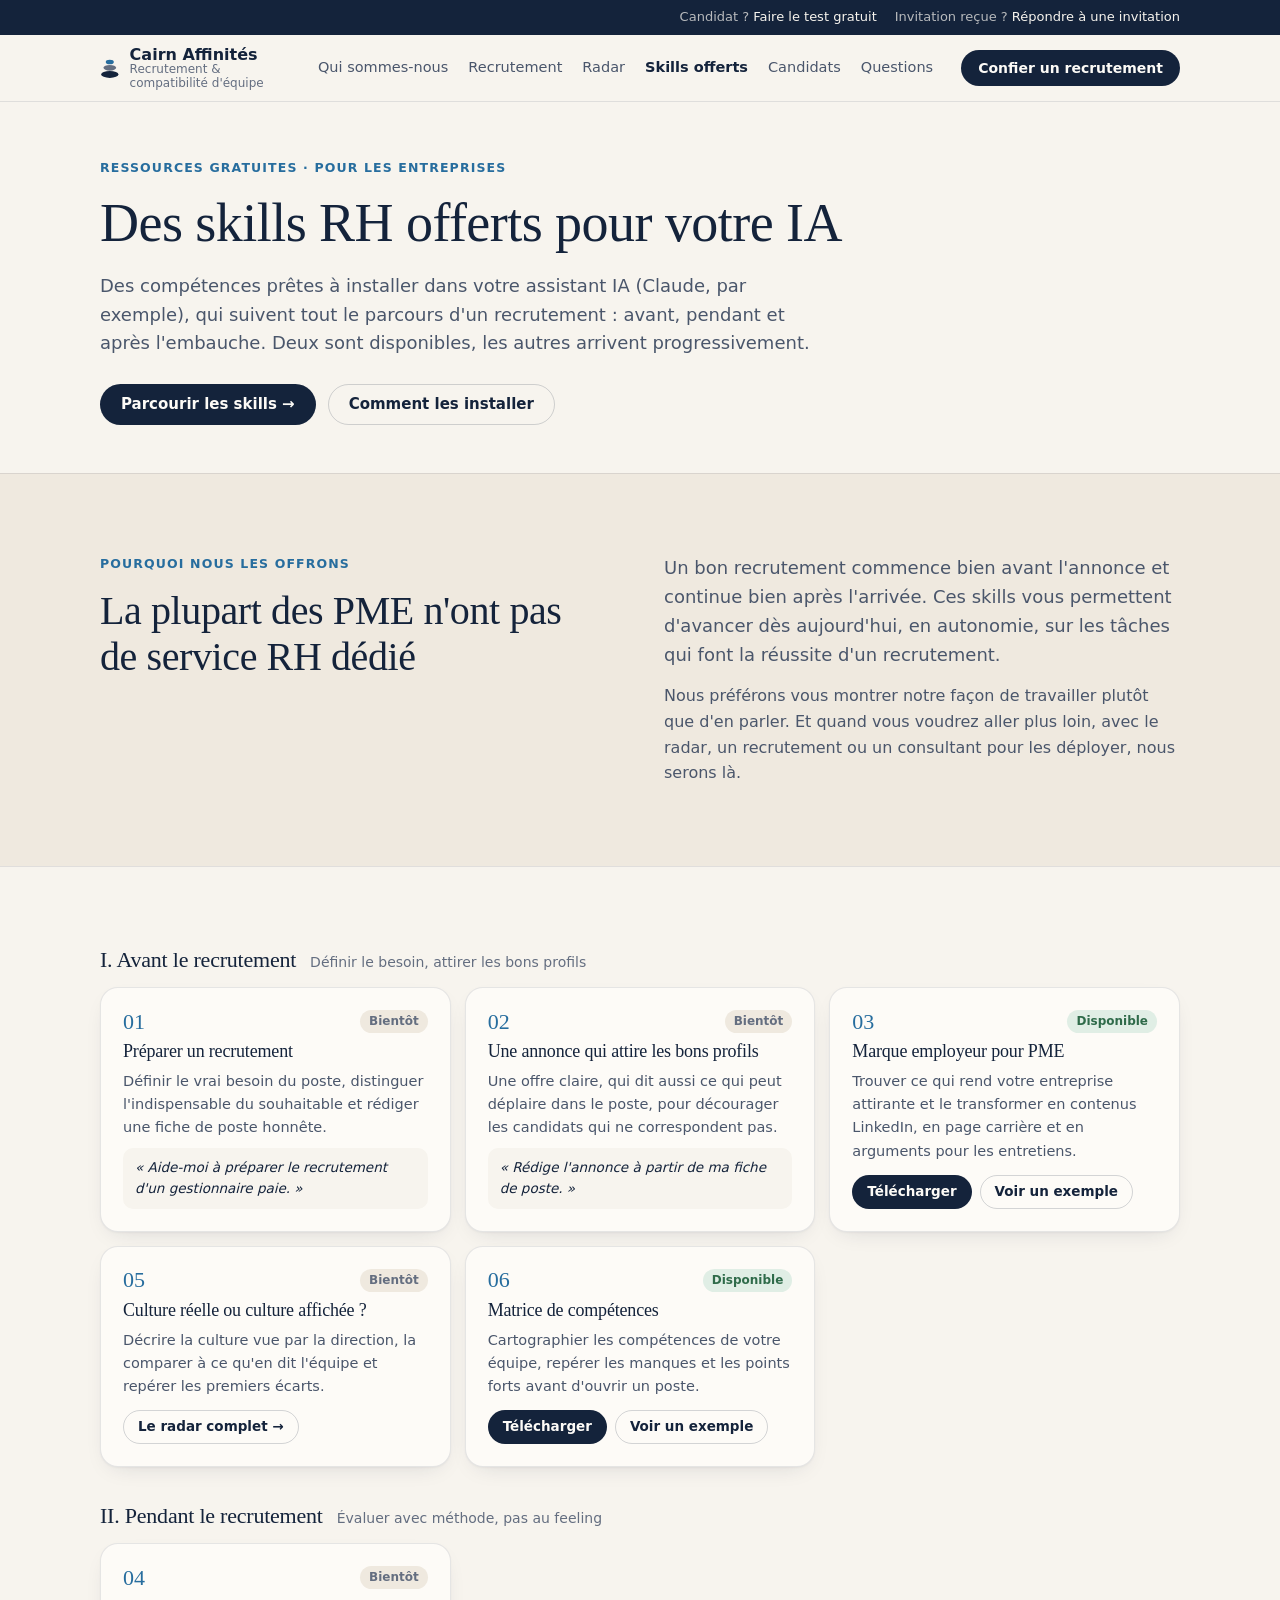
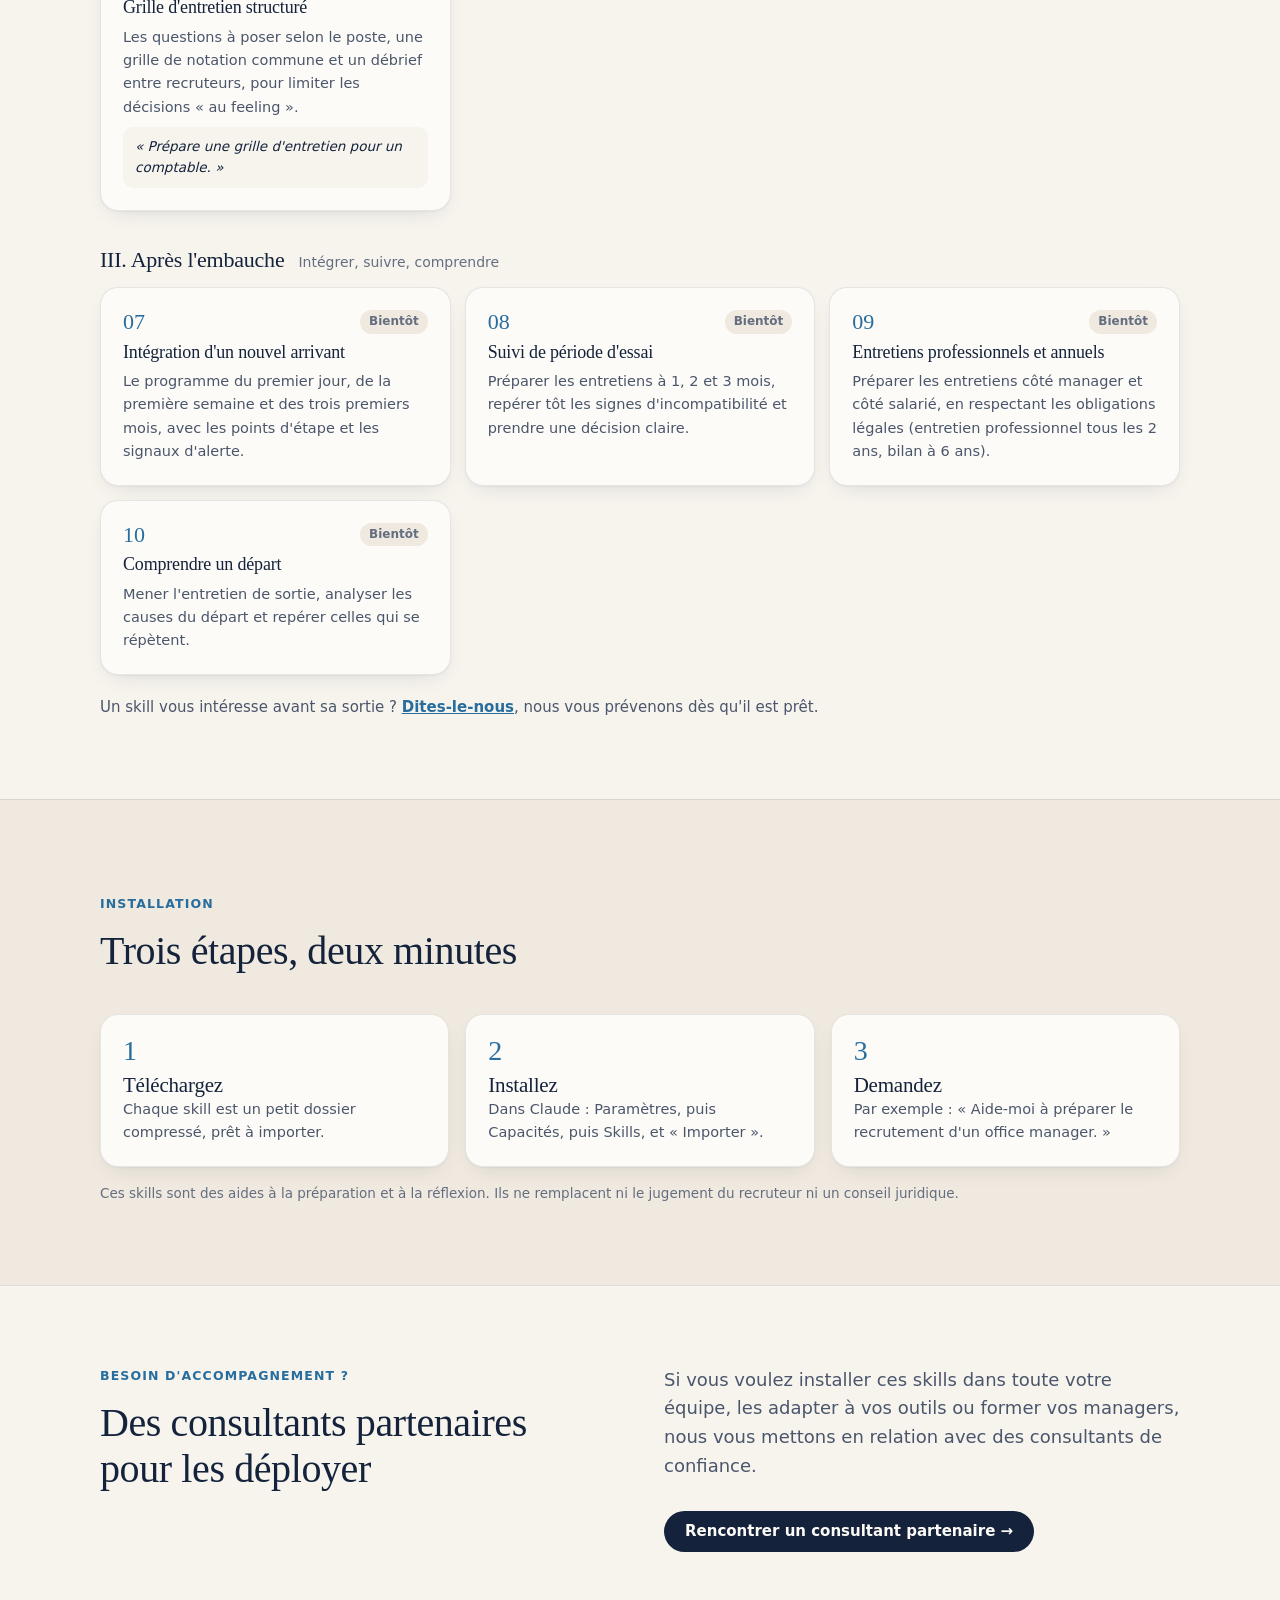
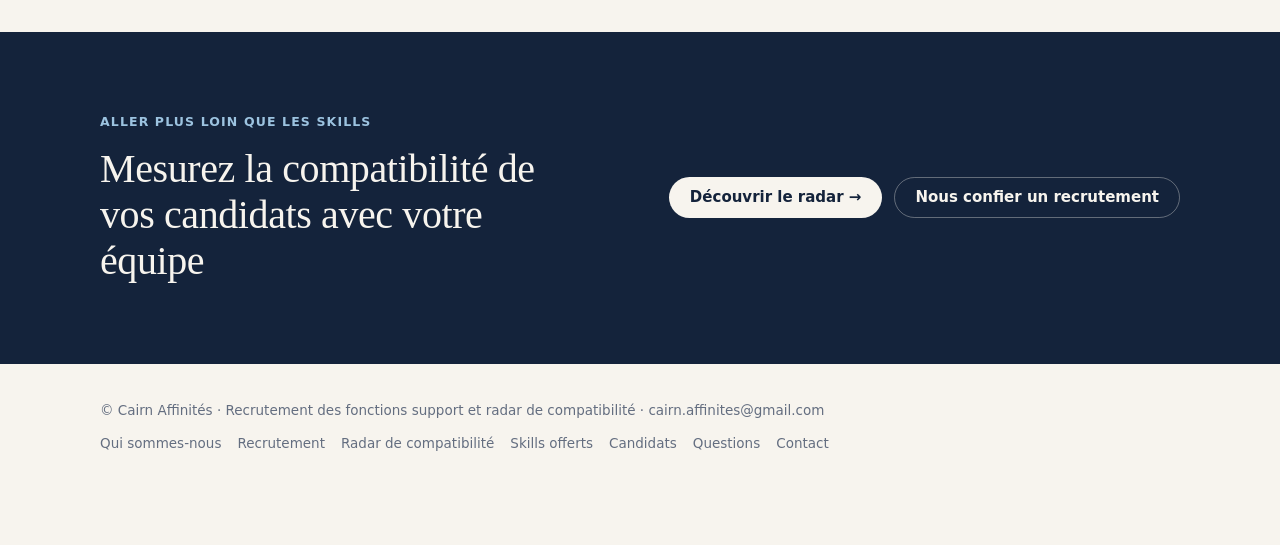
<file: pour-aller-plus-loin.html>
<!DOCTYPE html>
<html lang="fr"><head><meta charset="utf-8"><title>Skills offerts · Cairn Affinités</title>
<meta http-equiv="refresh" content="0; url=skills.html"><link rel="canonical" href="skills.html"></head>
<body><p>Cette page a déménagé : <a href="skills.html">les skills offerts</a>.</p></body></html>
</file>
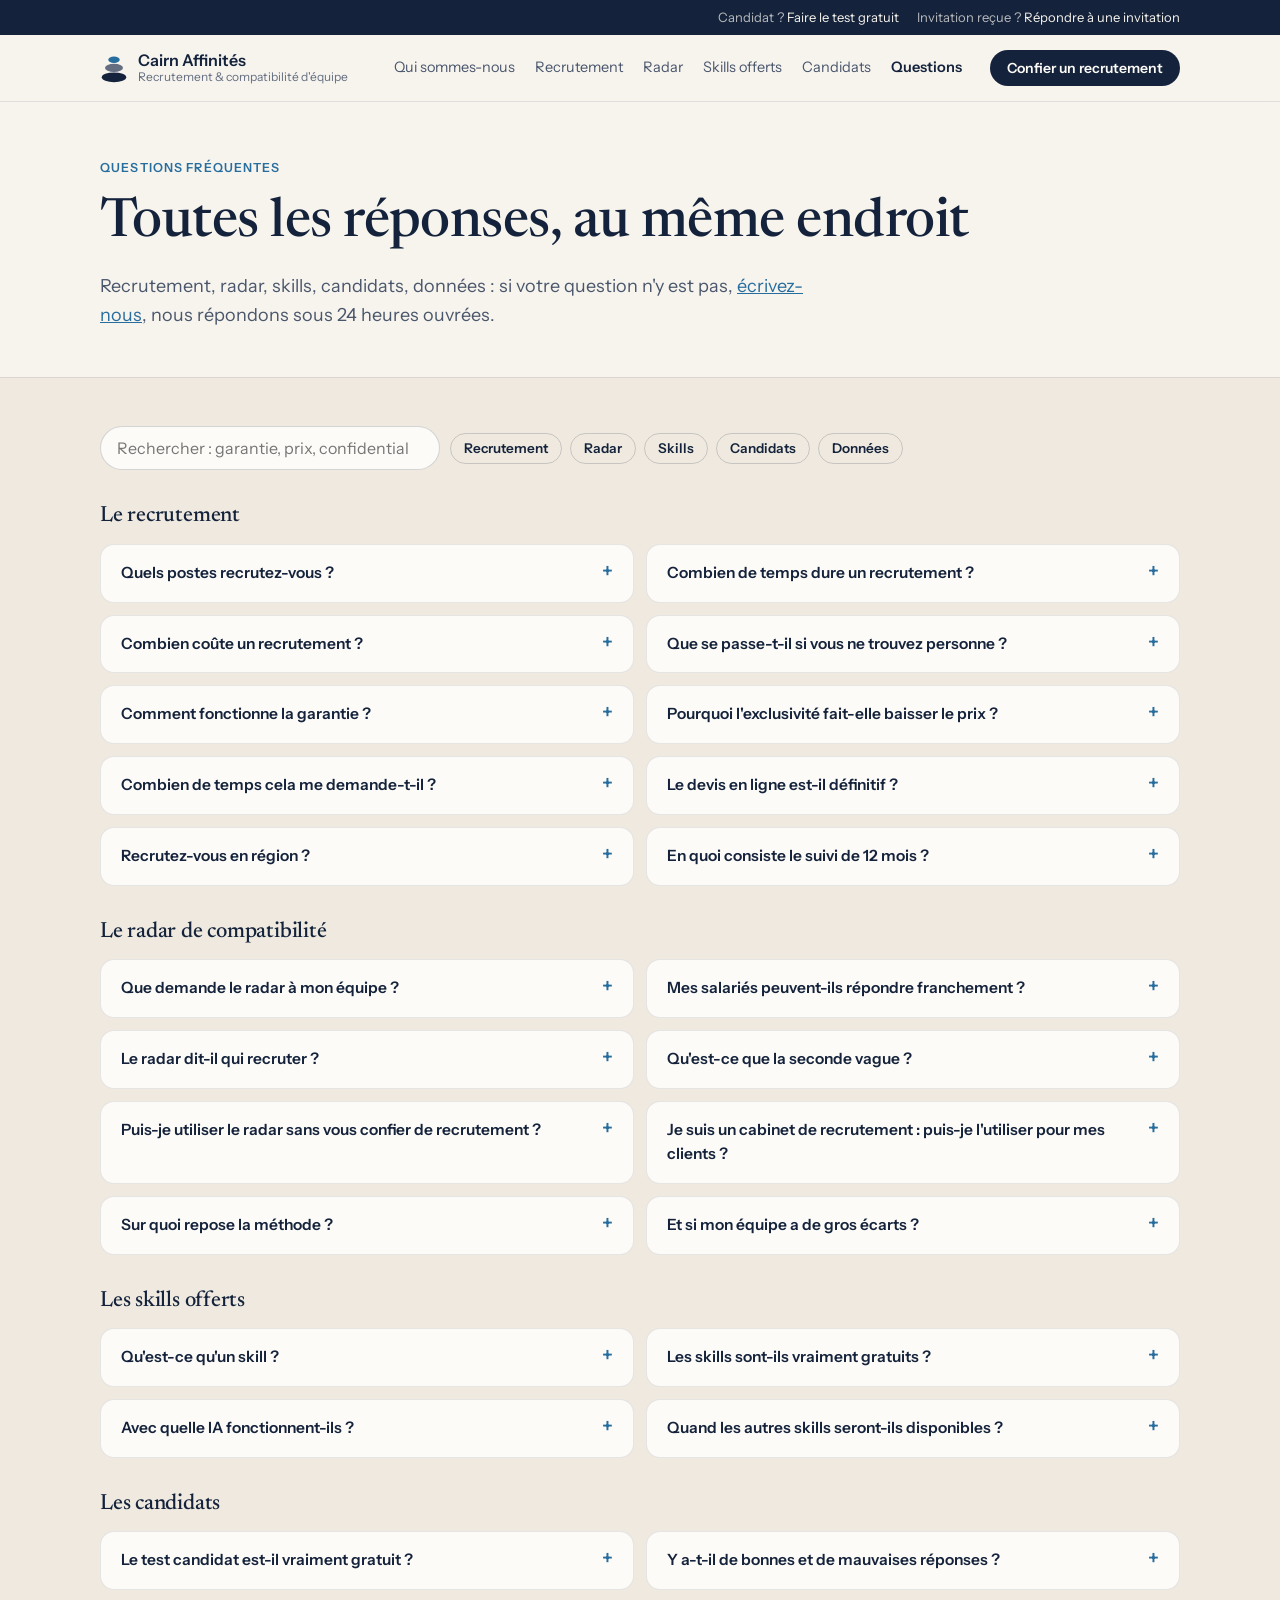
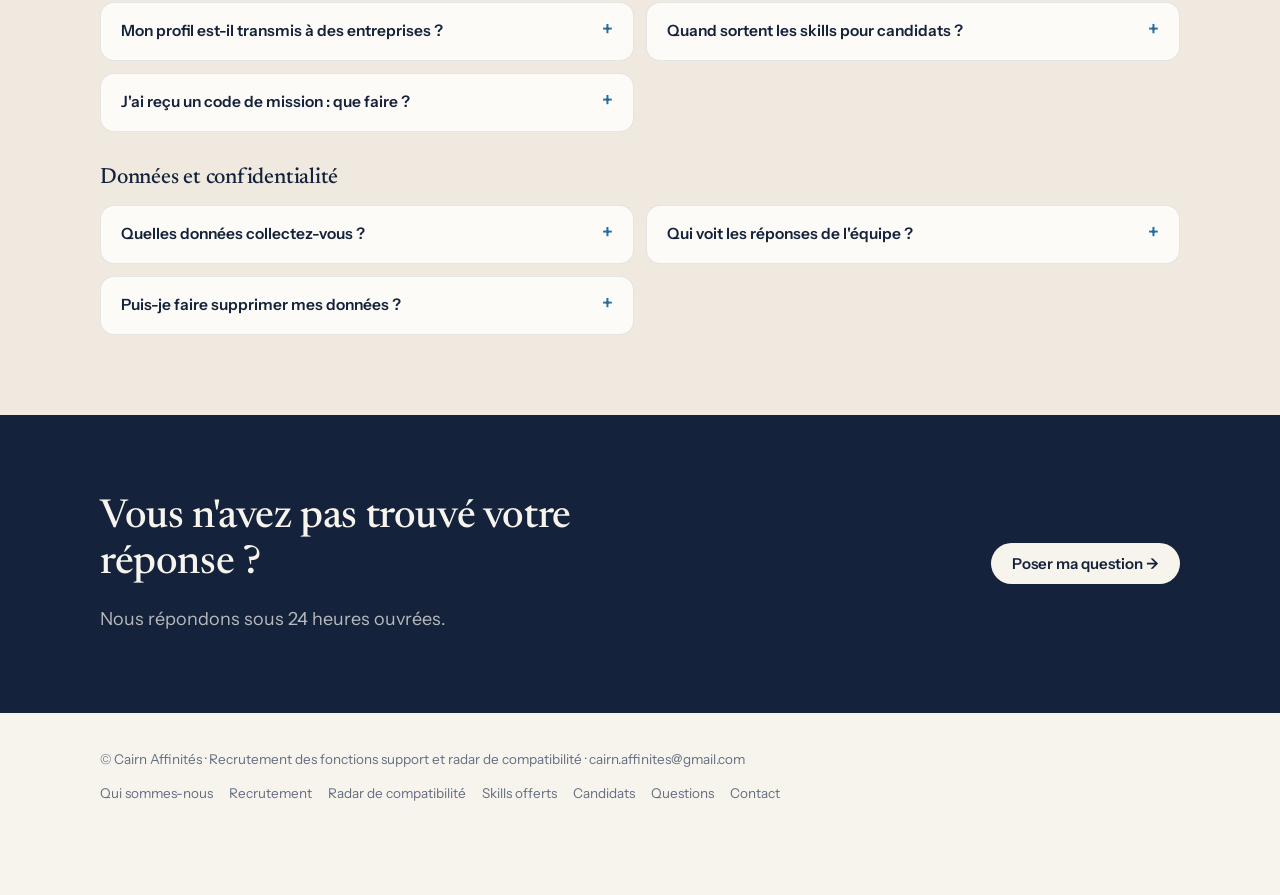
<file: questions.html>
<!DOCTYPE html>
<html lang="fr">
<head>
<meta charset="utf-8">
<meta name="viewport" content="width=device-width, initial-scale=1">
<title>Questions fréquentes · Cairn Affinités</title>
<meta name="description" content="Réponses aux questions sur le recrutement, le radar de compatibilité, les skills offerts, l'espace candidats et la confidentialité des données chez Cairn Affinités.">
<link rel="preconnect" href="https://fonts.googleapis.com">
<link rel="preconnect" href="https://fonts.gstatic.com" crossorigin>
<link href="https://fonts.googleapis.com/css2?family=Instrument+Sans:wght@400;500;600&family=Newsreader:opsz,wght@6..72,400;6..72,500&display=swap" rel="stylesheet">
<link rel="stylesheet" href="styles.css">
</head>
<body id="haut">

<div class="util">
  <div class="wrap">
    <span><i class="pre">Candidat ? </i><a href="candidats.html#test">Faire le test gratuit</a></span>
    <span><i class="pre">Invitation reçue ? </i><a href="candidats.html#repondre">Répondre à une invitation</a></span>
  </div>
</div>

<header>
  <div class="wrap">
    <a class="logo" href="accueil.html" aria-label="Cairn Affinités, accueil">
      <svg width="28" height="31" viewBox="0 0 34 38" aria-hidden="true"><ellipse cx="17" cy="31" rx="15" ry="6" fill="var(--ink)"/><ellipse cx="17" cy="19.5" rx="11" ry="5" fill="var(--muted)"/><ellipse cx="17" cy="9.5" rx="7" ry="4" fill="var(--sky)"/></svg>
      <span>Cairn Affinités<small>Recrutement &amp; compatibilité d'équipe</small></span>
    </a>
    <nav class="menu" aria-label="Navigation principale">
      <a href="accueil.html">Qui sommes-nous</a>
      <a href="recrutement.html">Recrutement</a>
      <a href="radar.html">Radar</a>
      <a href="skills.html">Skills offerts</a>
      <a href="candidats.html">Candidats</a>
      <a href="questions.html" class="on" aria-current="page">Questions</a>
    </nav>
    <a class="btn btn-primary" href="contact.html?objet=recrutement">Confier un recrutement</a>
  </div>
  <nav class="chips" aria-label="Navigation rapide">
      <a href="accueil.html">Qui sommes-nous</a>
      <a href="recrutement.html">Recrutement</a>
      <a href="radar.html">Radar de compatibilité</a>
      <a href="skills.html">Skills offerts</a>
      <a href="candidats.html">Candidats</a>
      <a href="questions.html" class="on" aria-current="page">Questions</a>
      <a href="contact.html">Contact</a>
  </nav>
</header>

<main>
<section class="page-hero">
  <div class="wrap">
    <p class="eyebrow">Questions fréquentes</p>
    <h1>Toutes les réponses, au même endroit</h1>
    <p class="lead">Recrutement, radar, skills, candidats, données : si votre question n'y est pas, <a href="contact.html" style="color:var(--sky)">écrivez-nous</a>, nous répondons sous 24 heures ouvrées.</p>
  </div>
</section>

<section class="alt" style="padding-top:48px">
  <div class="wrap">
    <div class="faq-tools">
      <input id="faq-q" type="search" placeholder="Rechercher : garantie, prix, confidentialité…" aria-label="Rechercher dans les questions">
      <nav class="reasons" aria-label="Thèmes">
        <a class="btn btn-ghost" style="padding:8px 13px;font-size:13.5px" href="#q-recrutement">Recrutement</a>
        <a class="btn btn-ghost" style="padding:8px 13px;font-size:13.5px" href="#q-radar">Radar</a>
        <a class="btn btn-ghost" style="padding:8px 13px;font-size:13.5px" href="#q-skills">Skills</a>
        <a class="btn btn-ghost" style="padding:8px 13px;font-size:13.5px" href="#q-candidats">Candidats</a>
        <a class="btn btn-ghost" style="padding:8px 13px;font-size:13.5px" href="#q-donnees">Données</a>
      </nav>
    </div>
    <p class="faq-empty" id="faq-empty">Aucune question ne correspond. <a href="contact.html" style="color:var(--sky)">Posez-nous la vôtre →</a></p>

    <div class="faq-group" id="q-recrutement">
      <h3>Le recrutement</h3>
      <div class="faq">
        <details><summary>Quels postes recrutez-vous ?</summary><p>Les fonctions support, en CDI, cadres et agents de maîtrise : ressources humaines, paie et administration du personnel, comptabilité et finance, juridique, services généraux et achats, assistanat et office management.</p></details>
        <details><summary>Combien de temps dure un recrutement ?</summary><p>Vous rencontrez vos 3 à 5 finalistes en 3 à 4 semaines. L'arrivée dépend ensuite du préavis du candidat : souvent 1 mois pour un agent de maîtrise, jusqu'à 3 mois pour un cadre.</p></details>
        <details><summary>Combien coûte un recrutement ?</summary><p>Un pourcentage du salaire brut annuel de la personne recrutée : 18 % en standard, à partir de 14 % selon la garantie, le calendrier de paiement, l'exclusivité et le nombre de postes. <a href="recrutement.html#tarifs" style="color:var(--sky)">Calculez votre devis en ligne</a>.</p></details>
        <details><summary>Que se passe-t-il si vous ne trouvez personne ?</summary><p>Vous ne payez rien, sauf si vous avez choisi l'option acompte : celui-ci couvre le travail de recherche engagé et reste acquis. Toutes les autres formules sont 100 % au succès.</p></details>
        <details><summary>Comment fonctionne la garantie ?</summary><p>Si la personne quitte le poste pendant la durée de garantie choisie, quelle qu'en soit la raison (sauf suppression du poste), nous relançons la recherche sans frais supplémentaires.</p></details>
        <details><summary>Pourquoi l'exclusivité fait-elle baisser le prix ?</summary><p>Quand nous sommes seuls sur le poste, nous pouvons y consacrer tout le temps nécessaire sans risquer de travailler pour rien. Nous partageons ce gain avec vous. En contrepartie, nous nous engageons sur un calendrier.</p></details>
        <details><summary>Combien de temps cela me demande-t-il ?</summary><p>Trois moments : un brief d'une heure, l'envoi d'un lien à votre équipe pour le radar, puis la rencontre des finalistes et le choix. Nous vous faisons un point d'avancement chaque semaine.</p></details>
        <details><summary>Le devis en ligne est-il définitif ?</summary><p>C'est une estimation fidèle de nos conditions. Après le brief, nous vous envoyons un devis écrit reprenant vos choix, que vous pouvez encore ajuster.</p></details>
        <details><summary>Recrutez-vous en région ?</summary><p>Oui, partout en France, en présentiel, hybride ou télétravail. Les entretiens se font en visio ou dans vos locaux selon votre préférence.</p></details>
        <details><summary>En quoi consiste le suivi de 12 mois ?</summary><p>Des points réguliers et courts avec la nouvelle recrue et son manager, pour repérer tôt une difficulté (charge, relation, attentes) et la régler avant qu'elle ne devienne un départ.</p></details>
      </div>
    </div>

    <div class="faq-group" id="q-radar">
      <h3>Le radar de compatibilité</h3>
      <div class="faq">
        <details><summary>Que demande le radar à mon équipe ?</summary><p>10 minutes chacun, une trentaine de questions sur la façon de travailler : décisions, relation à la hiérarchie, organisation, franc-parler, travail en équipe, changement, horaires. Aucune question personnelle.</p></details>
        <details><summary>Mes salariés peuvent-ils répondre franchement ?</summary><p>Oui : les réponses de l'équipe ne sont jamais lues individuellement. Le radar n'affiche que leur moyenne, et seulement à partir de 3 répondants.</p></details>
        <details><summary>Le radar dit-il qui recruter ?</summary><p>Non. Il montre où les attentes se rejoignent et où elles divergent, et propose des questions pour l'entretien. La décision reste la vôtre, appuyée sur l'entretien et les compétences.</p></details>
        <details><summary>Qu'est-ce que la seconde vague ?</summary><p>Quand direction et équipe divergent sur un thème, quelques questions supplémentaires, ancrées dans des situations récentes, permettent de comprendre d'où vient l'écart.</p></details>
        <details><summary>Puis-je utiliser le radar sans vous confier de recrutement ?</summary><p>Oui. La formule Découverte est gratuite pour une équipe jusqu'à 10 répondants. Les formules Diagnostic, Entreprise et Cabinets ajoutent la comparaison de candidats et le suivi de plusieurs équipes. <a href="radar.html#formules" style="color:var(--sky)">Voir les formules</a>.</p></details>
        <details><summary>Je suis un cabinet de recrutement : puis-je l'utiliser pour mes clients ?</summary><p>Oui, c'est l'objet de la formule Cabinets : missions illimitées et rapports à votre nom, à partir de 390 € HT par mois.</p></details>
        <details><summary>Sur quoi repose la méthode ?</summary><p>Sur des travaux de recherche sur l'accord entre une personne et son environnement de travail, et sur l'écart de perception entre dirigeants et équipes. Le radar est en cours de validation sur les premières missions. <a href="radar.html#methode" style="color:var(--sky)">Voir les sources</a>.</p></details>
        <details><summary>Et si mon équipe a de gros écarts ?</summary><p>C'est une information précieuse en soi. Nous pouvons vous proposer des ateliers et sessions de travail pour rapprocher les points de vue, avant ou après un recrutement.</p></details>
      </div>
    </div>

    <div class="faq-group" id="q-skills">
      <h3>Les skills offerts</h3>
      <div class="faq">
        <details><summary>Qu'est-ce qu'un skill ?</summary><p>Une compétence que vous ajoutez à votre assistant IA. Une fois installé, l'assistant sait comment vous aider sur une tâche précise (préparer un poste, structurer un entretien…), en suivant notre méthode.</p></details>
        <details><summary>Les skills sont-ils vraiment gratuits ?</summary><p>Oui, sans contrepartie. C'est notre façon de montrer comment nous travaillons.</p></details>
        <details><summary>Avec quelle IA fonctionnent-ils ?</summary><p>Ils sont conçus pour Claude : Paramètres, puis Capacités, puis Skills, et « Importer ». Leur contenu peut aussi servir de guide avec d'autres assistants.</p></details>
        <details><summary>Quand les autres skills seront-ils disponibles ?</summary><p>Ils arrivent progressivement. <a href="contact.html?objet=skills" style="color:var(--sky)">Dites-nous lesquels vous intéressent</a> : nous vous prévenons dès leur sortie, et nous les sortons en priorité.</p></details>
      </div>
    </div>

    <div class="faq-group" id="q-candidats">
      <h3>Les candidats</h3>
      <div class="faq">
        <details><summary>Le test candidat est-il vraiment gratuit ?</summary><p>Oui, sans inscription. Vous obtenez votre profil et une image à partager si vous le souhaitez.</p></details>
        <details><summary>Y a-t-il de bonnes et de mauvaises réponses ?</summary><p>Non. Chaque thème va d'une façon de travailler à une autre, toutes deux légitimes. Répondez selon ce qui vous convient vraiment : c'est votre meilleure protection contre un poste qui ne vous irait pas.</p></details>
        <details><summary>Mon profil est-il transmis à des entreprises ?</summary><p>Uniquement si vous choisissez de rejoindre notre vivier. Même dans ce cas, nous vous contactons avant toute présentation à une entreprise.</p></details>
        <details><summary>Quand sortent les skills pour candidats ?</summary><p>Ils arrivent progressivement. <a href="contact.html?objet=candidat" style="color:var(--sky)">Inscrivez-vous</a> pour être prévenu.</p></details>
        <details><summary>J'ai reçu un code de mission : que faire ?</summary><p>Saisissez-le sur la <a href="candidats.html#repondre" style="color:var(--sky)">page candidats</a> et choisissez votre rôle (direction, équipe ou candidat).</p></details>
      </div>
    </div>

    <div class="faq-group" id="q-donnees">
      <h3>Données et confidentialité</h3>
      <div class="faq">
        <details><summary>Quelles données collectez-vous ?</summary><p>Vos réponses au questionnaire, et les coordonnées que vous choisissez de nous laisser. Aucune question ne porte sur la vie personnelle, la santé, les convictions ou l'origine.</p></details>
        <details><summary>Qui voit les réponses de l'équipe ?</summary><p>Personne individuellement : seules les moyennes sont affichées, à partir de 3 répondants.</p></details>
        <details><summary>Puis-je faire supprimer mes données ?</summary><p>Oui, à tout moment, en écrivant à <a href="mailto:cairn.affinites@gmail.com" style="color:var(--sky)">cairn.affinites@gmail.com</a>.</p></details>
      </div>
    </div>
  </div>
</section>

<section class="cta-band">
  <div class="wrap">
    <div>
      <h2>Vous n'avez pas trouvé votre réponse ?</h2>
      <p class="lead">Nous répondons sous 24 heures ouvrées.</p>
    </div>
    <div class="hero-ctas">
      <a class="btn btn-light" href="contact.html">Poser ma question →</a>
    </div>
  </div>
</section>
</main>

<footer>
  <div class="wrap">
    <span>© Cairn Affinités · Recrutement des fonctions support et radar de compatibilité · <a href="mailto:cairn.affinites@gmail.com">cairn.affinites@gmail.com</a></span>
    <nav aria-label="Pied de page">
      <a href="accueil.html">Qui sommes-nous</a>
      <a href="recrutement.html">Recrutement</a>
      <a href="radar.html">Radar de compatibilité</a>
      <a href="skills.html">Skills offerts</a>
      <a href="candidats.html">Candidats</a>
      <a href="questions.html">Questions</a>
      <a href="contact.html">Contact</a>
    </nav>
  </div>
</footer>
<script src="site.js"></script>

</body>
</html>
</file>
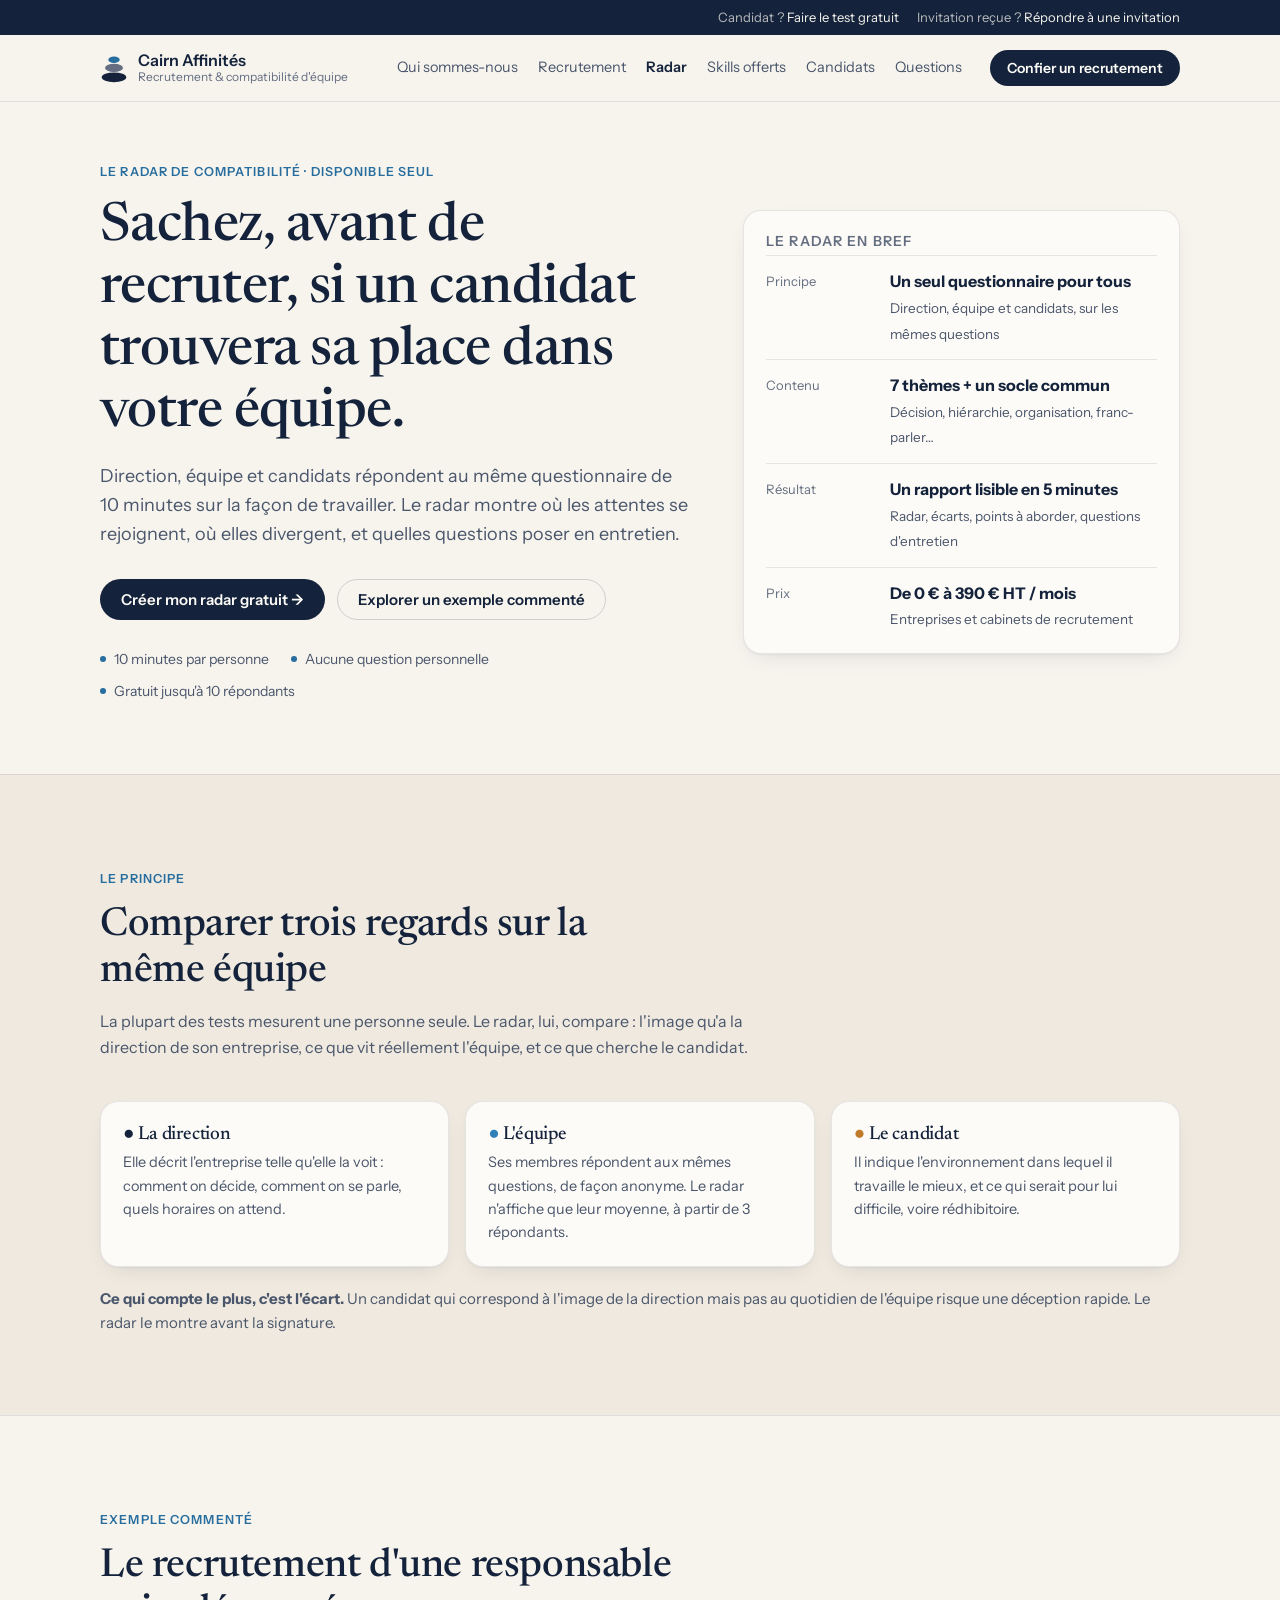
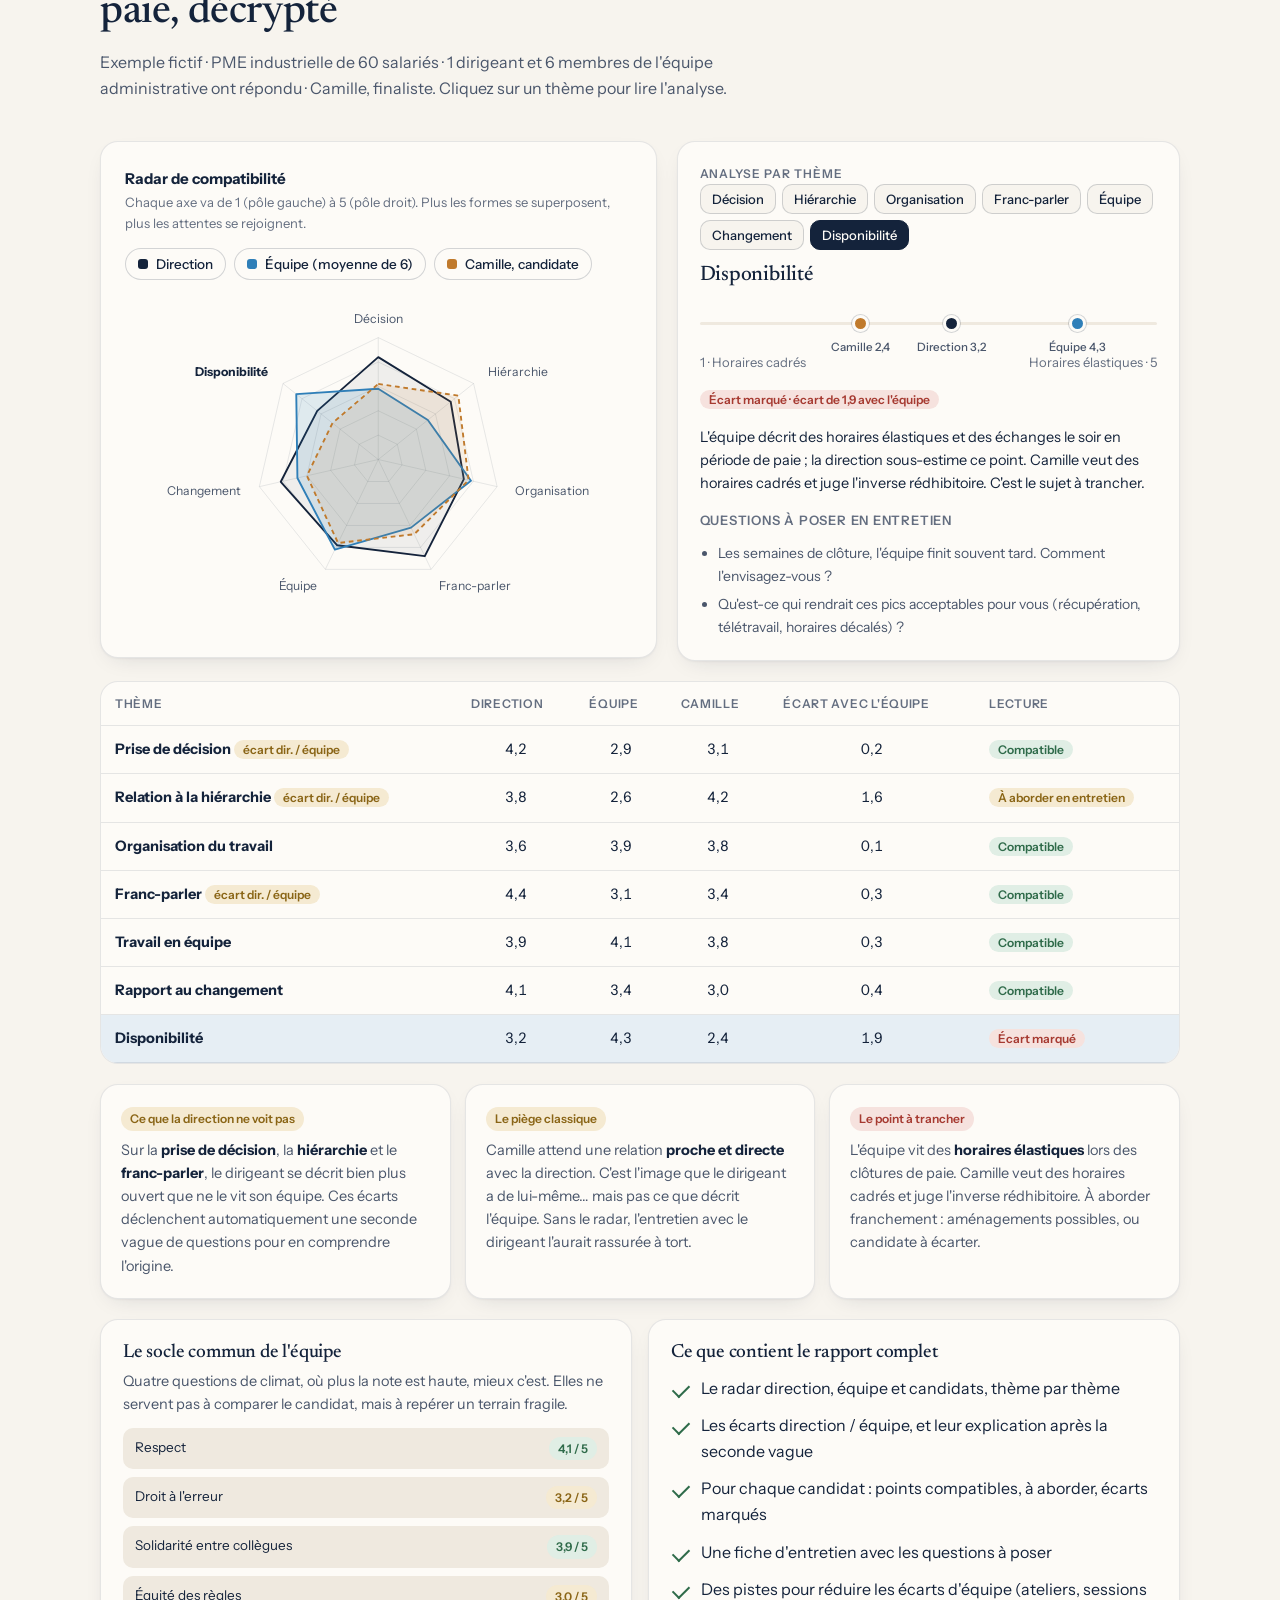
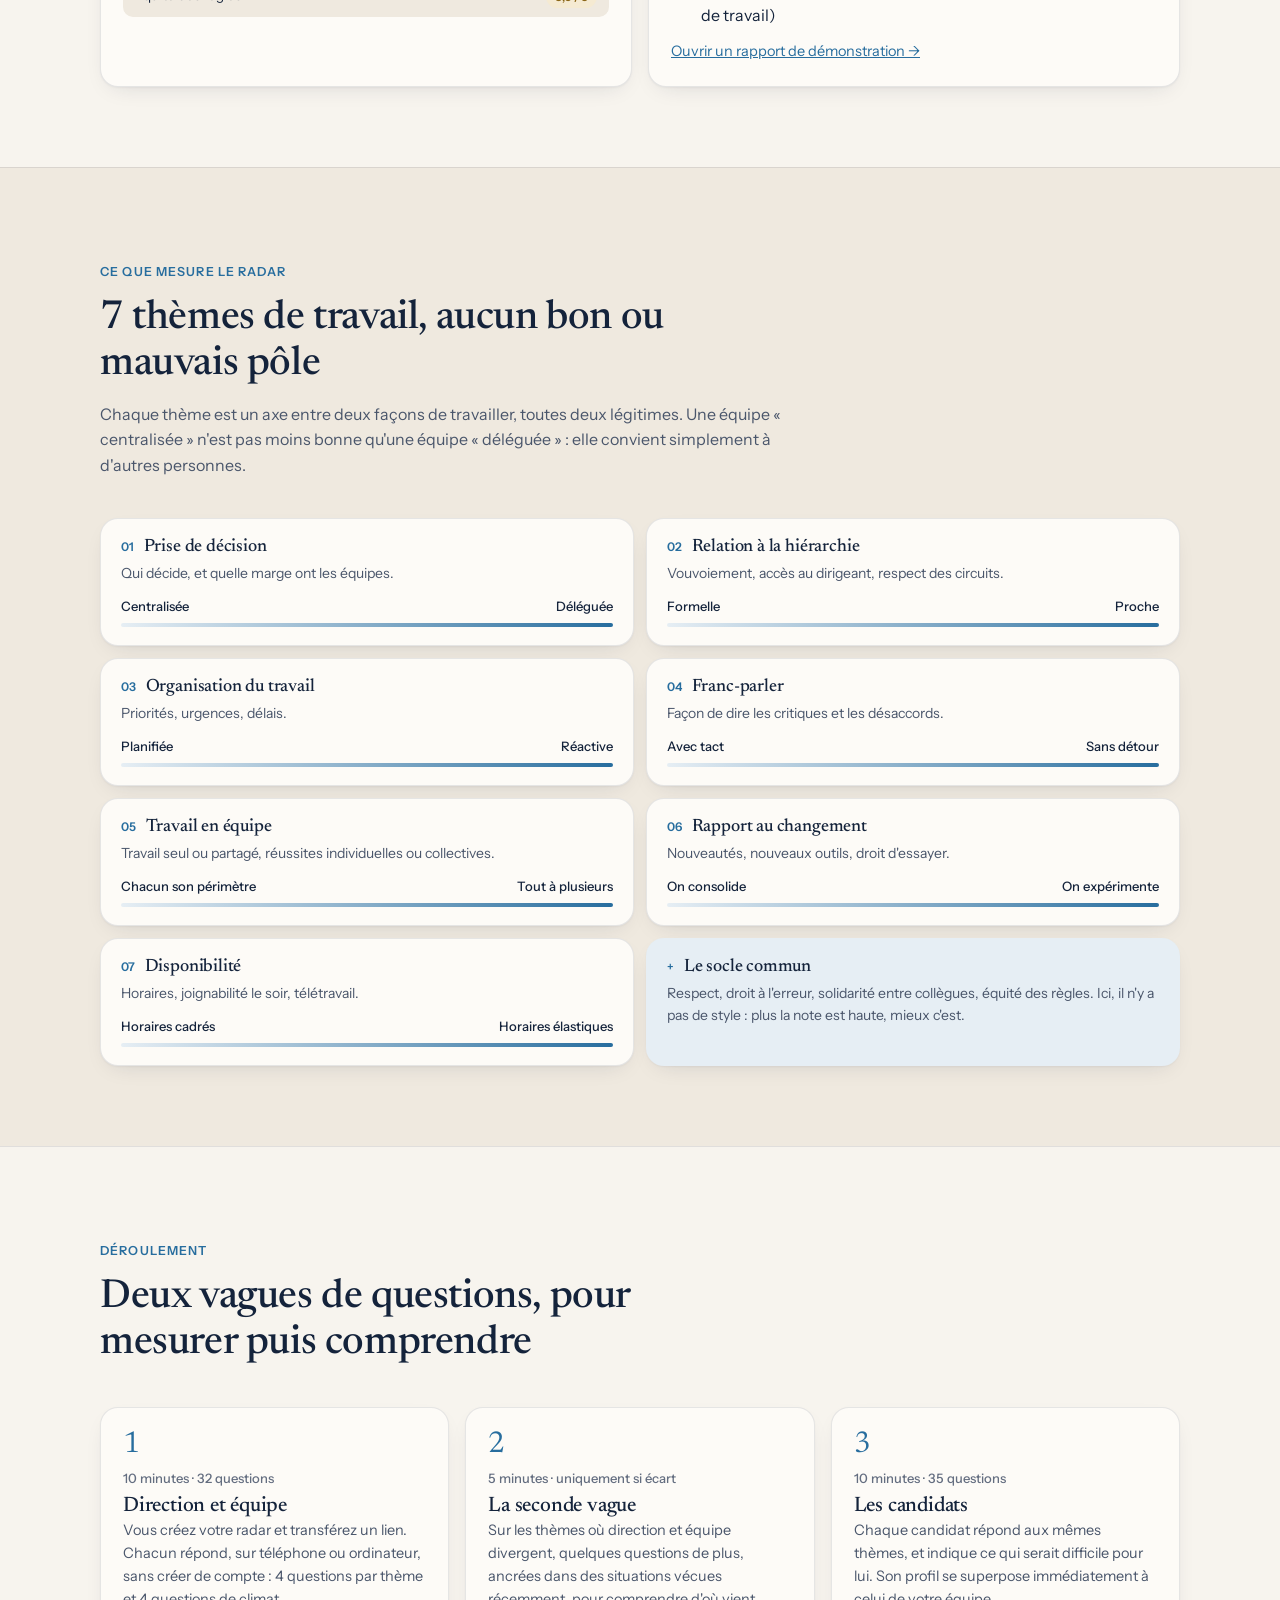
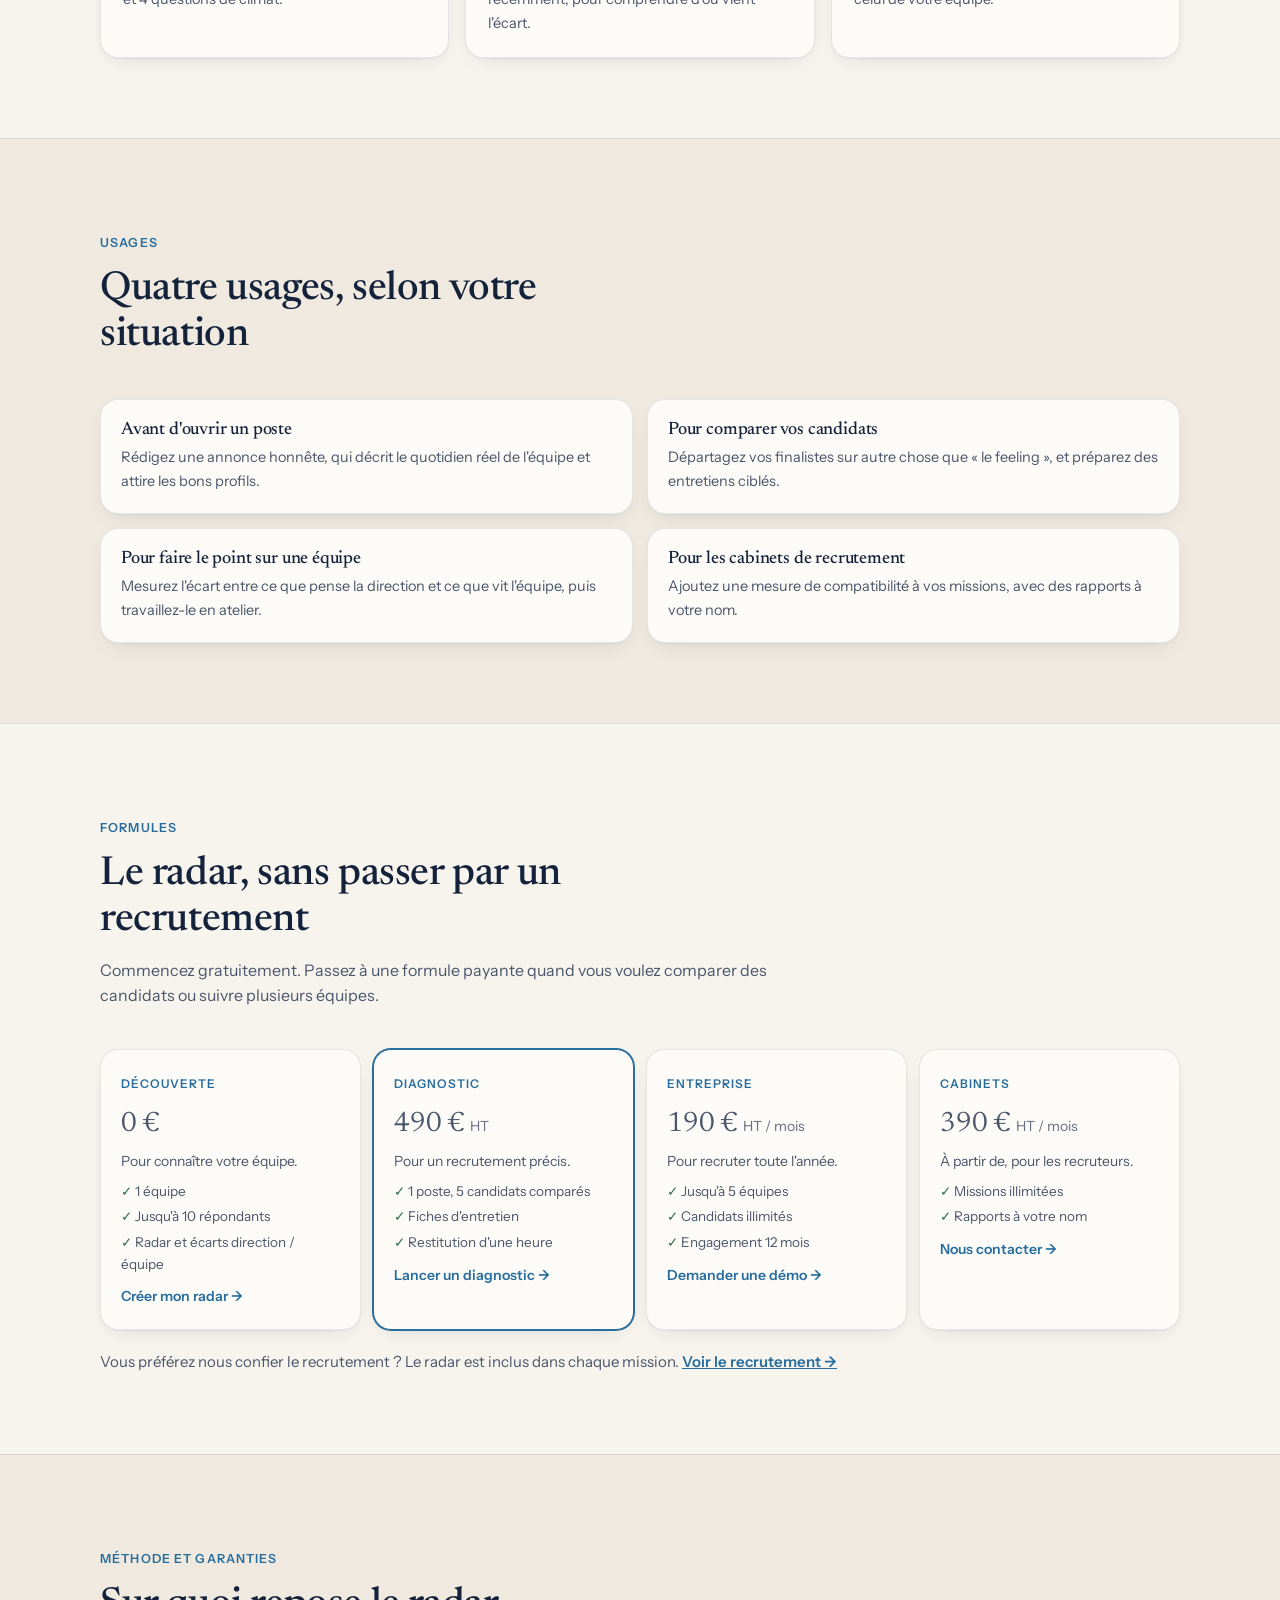
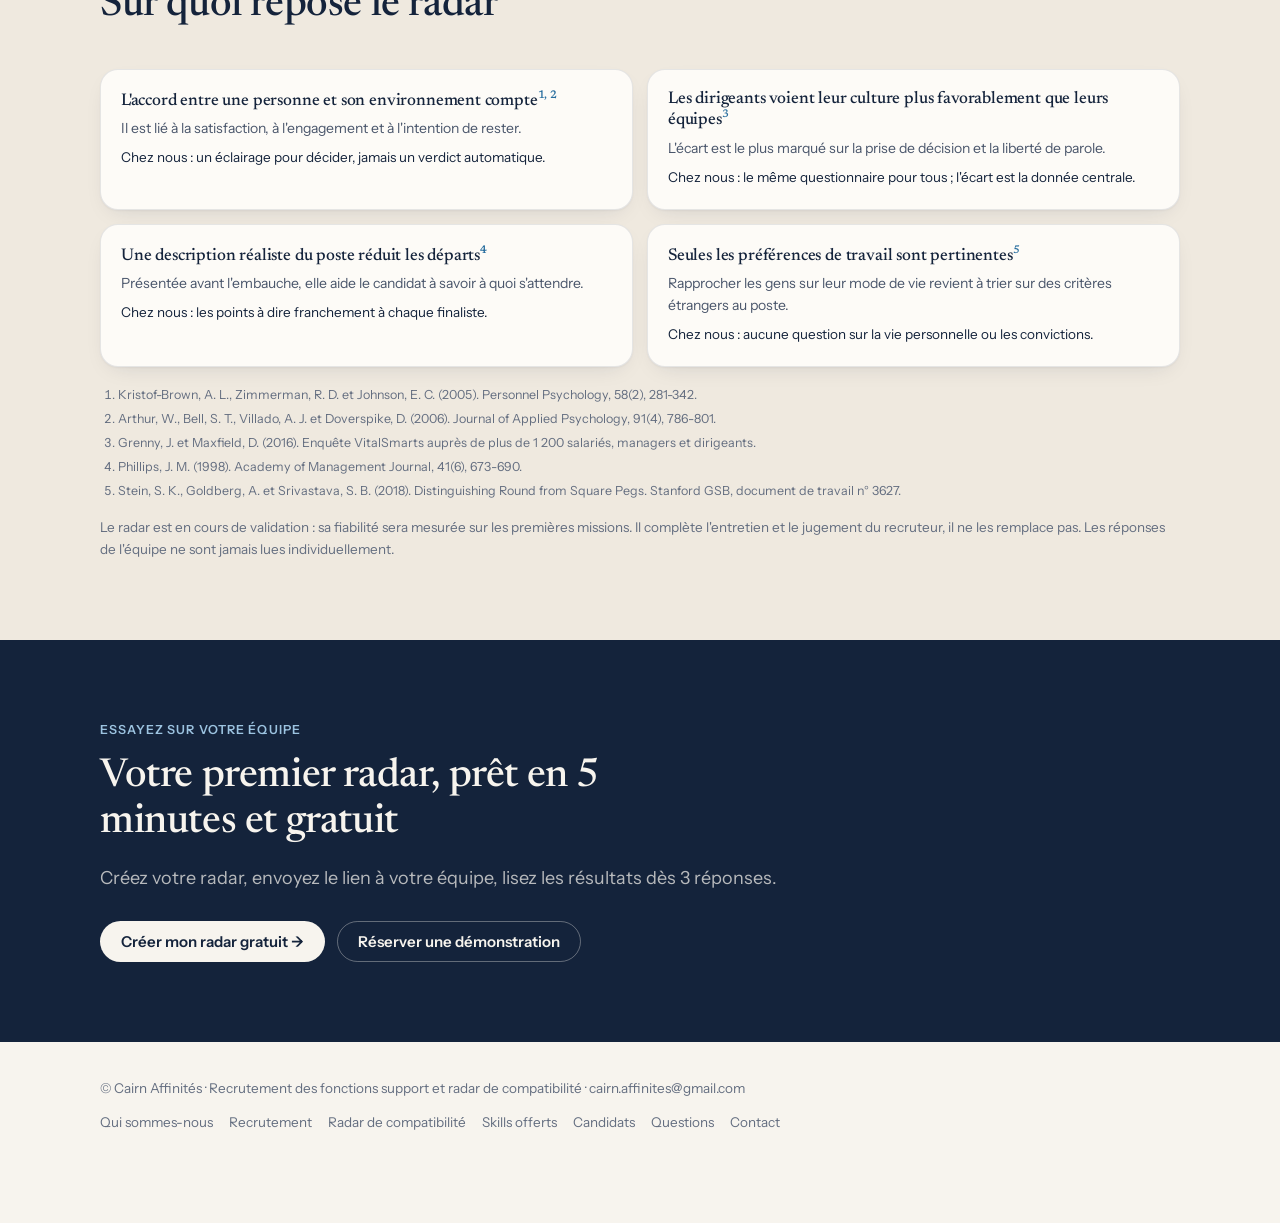
<file: radar.html>
<!DOCTYPE html>
<html lang="fr">
<head>
<meta charset="utf-8">
<meta name="viewport" content="width=device-width, initial-scale=1">
<title>Le radar de compatibilité · Cairn Affinités</title>
<meta name="description" content="Le radar de compatibilité compare la direction, l'équipe et chaque candidat sur 7 thèmes de travail. Gratuit pour une équipe, formules pour entreprises et cabinets de recrutement.">
<link rel="preconnect" href="https://fonts.googleapis.com">
<link rel="preconnect" href="https://fonts.gstatic.com" crossorigin>
<link href="https://fonts.googleapis.com/css2?family=Instrument+Sans:wght@400;500;600&family=Newsreader:opsz,wght@6..72,400;6..72,500&display=swap" rel="stylesheet">
<link rel="stylesheet" href="styles.css">
</head>
<body id="haut">

<div class="util">
  <div class="wrap">
    <span><i class="pre">Candidat ? </i><a href="candidats.html#test">Faire le test gratuit</a></span>
    <span><i class="pre">Invitation reçue ? </i><a href="candidats.html#repondre">Répondre à une invitation</a></span>
  </div>
</div>

<header>
  <div class="wrap">
    <a class="logo" href="accueil.html" aria-label="Cairn Affinités, accueil">
      <svg width="28" height="31" viewBox="0 0 34 38" aria-hidden="true"><ellipse cx="17" cy="31" rx="15" ry="6" fill="var(--ink)"/><ellipse cx="17" cy="19.5" rx="11" ry="5" fill="var(--muted)"/><ellipse cx="17" cy="9.5" rx="7" ry="4" fill="var(--sky)"/></svg>
      <span>Cairn Affinités<small>Recrutement &amp; compatibilité d'équipe</small></span>
    </a>
    <nav class="menu" aria-label="Navigation principale">
      <a href="accueil.html">Qui sommes-nous</a>
      <a href="recrutement.html">Recrutement</a>
      <a href="radar.html" class="on" aria-current="page">Radar</a>
      <a href="skills.html">Skills offerts</a>
      <a href="candidats.html">Candidats</a>
      <a href="questions.html">Questions</a>
    </nav>
    <a class="btn btn-primary" href="contact.html?objet=recrutement">Confier un recrutement</a>
  </div>
  <nav class="chips" aria-label="Navigation rapide">
      <a href="accueil.html">Qui sommes-nous</a>
      <a href="recrutement.html">Recrutement</a>
      <a href="radar.html" class="on" aria-current="page">Radar de compatibilité</a>
      <a href="skills.html">Skills offerts</a>
      <a href="candidats.html">Candidats</a>
      <a href="questions.html">Questions</a>
      <a href="contact.html">Contact</a>
  </nav>
</header>

<main>
<section class="hero">
  <div class="wrap">
    <div>
      <p class="eyebrow">Le radar de compatibilité · Disponible seul</p>
      <h1>Sachez, avant de recruter, si un candidat trouvera sa place dans votre équipe.</h1>
      <p class="lead">Direction, équipe et candidats répondent au même questionnaire de 10 minutes sur la façon de travailler. Le radar montre où les attentes se rejoignent, où elles divergent, et quelles questions poser en entretien.</p>
      <div class="hero-ctas">
        <a class="btn btn-primary" href="https://nansvenet.github.io/radar-cairn/index.html#cabinet">Créer mon radar gratuit →</a>
        <a class="btn btn-ghost" href="#exemple">Explorer un exemple commenté</a>
      </div>
      <div class="proof">
        <span>10 minutes par personne</span>
        <span>Aucune question personnelle</span>
        <span>Gratuit jusqu'à 10 répondants</span>
      </div>
    </div>
    <div class="card brief">
      <h2>Le radar en bref</h2>
      <dl>
        <a class="row" href="#principe"><dt>Principe</dt><dd><b>Un seul questionnaire pour tous</b><span>Direction, équipe et candidats, sur les mêmes questions</span></dd></a>
        <a class="row" href="#themes"><dt>Contenu</dt><dd><b>7 thèmes + un socle commun</b><span>Décision, hiérarchie, organisation, franc-parler…</span></dd></a>
        <a class="row" href="#exemple"><dt>Résultat</dt><dd><b>Un rapport lisible en 5 minutes</b><span>Radar, écarts, points à aborder, questions d'entretien</span></dd></a>
        <a class="row" href="#formules"><dt>Prix</dt><dd><b>De 0 € à 390 € HT / mois</b><span>Entreprises et cabinets de recrutement</span></dd></a>
      </dl>
    </div>
  </div>
</section>

<section id="principe" class="alt">
  <div class="wrap">
    <div class="sec-head">
      <p class="eyebrow">Le principe</p>
      <h2>Comparer trois regards sur la même équipe</h2>
      <p>La plupart des tests mesurent une personne seule. Le radar, lui, compare : l'image qu'a la direction de son entreprise, ce que vit réellement l'équipe, et ce que cherche le candidat.</p>
    </div>
    <div class="grid3">
      <div class="card role"><h3><span style="color:var(--dir)">●</span> La direction</h3><p>Elle décrit l'entreprise telle qu'elle la voit : comment on décide, comment on se parle, quels horaires on attend.</p></div>
      <div class="card role"><h3><span style="color:var(--team)">●</span> L'équipe</h3><p>Ses membres répondent aux mêmes questions, de façon anonyme. Le radar n'affiche que leur moyenne, à partir de 3 répondants.</p></div>
      <div class="card role"><h3><span style="color:var(--cand)">●</span> Le candidat</h3><p>Il indique l'environnement dans lequel il travaille le mieux, et ce qui serait pour lui difficile, voire rédhibitoire.</p></div>
    </div>
    <p class="after"><b>Ce qui compte le plus, c'est l'écart.</b> Un candidat qui correspond à l'image de la direction mais pas au quotidien de l'équipe risque une déception rapide. Le radar le montre avant la signature.</p>
  </div>
</section>

<section id="exemple">
  <div class="wrap">
    <div class="sec-head">
      <p class="eyebrow">Exemple commenté</p>
      <h2>Le recrutement d'une responsable paie, décrypté</h2>
      <p>Exemple fictif · PME industrielle de 60 salariés · 1 dirigeant et 6 membres de l'équipe administrative ont répondu · Camille, finaliste. Cliquez sur un thème pour lire l'analyse.</p>
    </div>

    <div class="demo">
      <div class="card radar-card">
        <strong>Radar de compatibilité</strong>
        <div class="meta">Chaque axe va de 1 (pôle gauche) à 5 (pôle droit). Plus les formes se superposent, plus les attentes se rejoignent.</div>
        <div class="toggles" role="group" aria-label="Afficher ou masquer">
          <button type="button" data-s="0" aria-pressed="true"><i style="background:var(--dir)"></i>Direction</button>
          <button type="button" data-s="1" aria-pressed="true"><i style="background:var(--team)"></i>Équipe (moyenne de 6)</button>
          <button type="button" data-s="2" aria-pressed="true"><i style="background:var(--cand)"></i>Camille, candidate</button>
        </div>
        <svg id="radar-big" viewBox="-70 -10 540 370" role="img" aria-label="Radar à sept axes comparant direction, équipe et candidate"></svg>
      </div>

      <div class="card axis-detail" aria-live="polite">
        <p class="k">Analyse par thème</p>
        <div class="axis-tabs" id="axis-tabs"></div>
        <h3 id="ad-title"></h3>
        <div class="scale" id="ad-scale"></div>
        <div class="scale-poles"><span id="ad-g"></span><span id="ad-d"></span></div>
        <p style="margin-top:14px"><span class="tag" id="ad-tag"></span></p>
        <p class="read" id="ad-read"></p>
        <p style="margin-top:14px;font-size:13px;font-weight:600;color:var(--muted);letter-spacing:.06em;text-transform:uppercase" id="ad-qh">Questions à poser en entretien</p>
        <ul class="qs" id="ad-qs"></ul>
      </div>
    </div>

    <div class="table-wrap" style="margin-top:20px">
      <table class="report" id="report">
        <thead><tr><th>Thème</th><th class="n">Direction</th><th class="n">Équipe</th><th class="n">Camille</th><th class="n hide-s">Écart avec l'équipe</th><th>Lecture</th></tr></thead>
        <tbody></tbody>
      </table>
    </div>

    <div class="insight">
      <div class="card"><span class="tag t-warn">Ce que la direction ne voit pas</span><p>Sur la <b>prise de décision</b>, la <b>hiérarchie</b> et le <b>franc-parler</b>, le dirigeant se décrit bien plus ouvert que ne le vit son équipe. Ces écarts déclenchent automatiquement une seconde vague de questions pour en comprendre l'origine.</p></div>
      <div class="card"><span class="tag t-warn">Le piège classique</span><p>Camille attend une relation <b>proche et directe</b> avec la direction. C'est l'image que le dirigeant a de lui-même… mais pas ce que décrit l'équipe. Sans le radar, l'entretien avec le dirigeant l'aurait rassurée à tort.</p></div>
      <div class="card"><span class="tag t-crit">Le point à trancher</span><p>L'équipe vit des <b>horaires élastiques</b> lors des clôtures de paie. Camille veut des horaires cadrés et juge l'inverse rédhibitoire. À aborder franchement : aménagements possibles, ou candidate à écarter.</p></div>
    </div>

    <div class="grid2" style="margin-top:20px">
      <div class="card role">
        <h3>Le socle commun de l'équipe</h3>
        <p style="margin-bottom:12px">Quatre questions de climat, où plus la note est haute, mieux c'est. Elles ne servent pas à comparer le candidat, mais à repérer un terrain fragile.</p>
        <div class="verdict" id="socle"></div>
      </div>
      <div class="card role">
        <h3>Ce que contient le rapport complet</h3>
        <ul class="gains" style="margin-top:12px;gap:12px">
          <li>Le radar direction, équipe et candidats, thème par thème</li>
          <li>Les écarts direction / équipe, et leur explication après la seconde vague</li>
          <li>Pour chaque candidat : points compatibles, à aborder, écarts marqués</li>
          <li>Une fiche d'entretien avec les questions à poser</li>
          <li>Des pistes pour réduire les écarts d'équipe (ateliers, sessions de travail)</li>
        </ul>
        <p class="caption"><a href="https://nansvenet.github.io/radar-cairn/index.html#rapport" style="color:var(--sky)">Ouvrir un rapport de démonstration →</a></p>
      </div>
    </div>
  </div>
</section>

<section id="themes" class="alt">
  <div class="wrap">
    <div class="sec-head">
      <p class="eyebrow">Ce que mesure le radar</p>
      <h2>7 thèmes de travail, aucun bon ou mauvais pôle</h2>
      <p>Chaque thème est un axe entre deux façons de travailler, toutes deux légitimes. Une équipe « centralisée » n'est pas moins bonne qu'une équipe « déléguée » : elle convient simplement à d'autres personnes.</p>
    </div>
    <div class="axes-list" id="axes-list"></div>
  </div>
</section>

<section id="deroule-radar">
  <div class="wrap">
    <div class="sec-head">
      <p class="eyebrow">Déroulement</p>
      <h2>Deux vagues de questions, pour mesurer puis comprendre</h2>
    </div>
    <div class="waves">
      <div class="card wave"><p class="n">1</p><p class="when">10 minutes · 32 questions</p><h3>Direction et équipe</h3><p>Vous créez votre radar et transférez un lien. Chacun répond, sur téléphone ou ordinateur, sans créer de compte : 4 questions par thème et 4 questions de climat.</p></div>
      <div class="card wave"><p class="n">2</p><p class="when">5 minutes · uniquement si écart</p><h3>La seconde vague</h3><p>Sur les thèmes où direction et équipe divergent, quelques questions de plus, ancrées dans des situations vécues récemment, pour comprendre d'où vient l'écart.</p></div>
      <div class="card wave"><p class="n">3</p><p class="when">10 minutes · 35 questions</p><h3>Les candidats</h3><p>Chaque candidat répond aux mêmes thèmes, et indique ce qui serait difficile pour lui. Son profil se superpose immédiatement à celui de votre équipe.</p></div>
    </div>
  </div>
</section>

<section id="usages" class="alt">
  <div class="wrap">
    <div class="sec-head">
      <p class="eyebrow">Usages</p>
      <h2>Quatre usages, selon votre situation</h2>
    </div>
    <ul class="uses" style="grid-template-columns:repeat(2,1fr)">
      <li class="card"><h3>Avant d'ouvrir un poste</h3><p>Rédigez une annonce honnête, qui décrit le quotidien réel de l'équipe et attire les bons profils.</p></li>
      <li class="card"><h3>Pour comparer vos candidats</h3><p>Départagez vos finalistes sur autre chose que « le feeling », et préparez des entretiens ciblés.</p></li>
      <li class="card"><h3>Pour faire le point sur une équipe</h3><p>Mesurez l'écart entre ce que pense la direction et ce que vit l'équipe, puis travaillez-le en atelier.</p></li>
      <li class="card"><h3>Pour les cabinets de recrutement</h3><p>Ajoutez une mesure de compatibilité à vos missions, avec des rapports à votre nom.</p></li>
    </ul>
  </div>
</section>

<section id="formules">
  <span id="tarifs"></span>
  <div class="wrap">
    <div class="sec-head">
      <p class="eyebrow">Formules</p>
      <h2>Le radar, sans passer par un recrutement</h2>
      <p>Commencez gratuitement. Passez à une formule payante quand vous voulez comparer des candidats ou suivre plusieurs équipes.</p>
    </div>
    <div class="plans">
      <div class="card plan"><span class="label">Découverte</span><p class="p">0 €</p><p>Pour connaître votre équipe.</p><ul><li>1 équipe</li><li>Jusqu'à 10 répondants</li><li>Radar et écarts direction / équipe</li></ul><a href="https://nansvenet.github.io/radar-cairn/index.html#cabinet">Créer mon radar →</a></div>
      <div class="card plan best"><span class="label">Diagnostic</span><p class="p">490 € <small>HT</small></p><p>Pour un recrutement précis.</p><ul><li>1 poste, 5 candidats comparés</li><li>Fiches d'entretien</li><li>Restitution d'une heure</li></ul><a href="contact.html?objet=radar">Lancer un diagnostic →</a></div>
      <div class="card plan"><span class="label">Entreprise</span><p class="p">190 € <small>HT / mois</small></p><p>Pour recruter toute l'année.</p><ul><li>Jusqu'à 5 équipes</li><li>Candidats illimités</li><li>Engagement 12 mois</li></ul><a href="contact.html?objet=radar">Demander une démo →</a></div>
      <div class="card plan"><span class="label">Cabinets</span><p class="p">390 € <small>HT / mois</small></p><p>À partir de, pour les recruteurs.</p><ul><li>Missions illimitées</li><li>Rapports à votre nom</li></ul><a href="contact.html?objet=radar">Nous contacter →</a></div>
    </div>
    <p class="after">Vous préférez nous confier le recrutement ? Le radar est inclus dans chaque mission. <a href="recrutement.html">Voir le recrutement →</a></p>
  </div>
</section>

<section id="methode" class="alt">
  <div class="wrap">
    <div class="sec-head">
      <p class="eyebrow">Méthode et garanties</p>
      <h2>Sur quoi repose le radar</h2>
    </div>
    <div class="science" style="margin-top:0">
      <div class="card sci"><h3>L'accord entre une personne et son environnement compte<sup>1, 2</sup></h3><p>Il est lié à la satisfaction, à l'engagement et à l'intention de rester.</p><p class="in">Chez nous : un éclairage pour décider, jamais un verdict automatique.</p></div>
      <div class="card sci"><h3>Les dirigeants voient leur culture plus favorablement que leurs équipes<sup>3</sup></h3><p>L'écart est le plus marqué sur la prise de décision et la liberté de parole.</p><p class="in">Chez nous : le même questionnaire pour tous ; l'écart est la donnée centrale.</p></div>
      <div class="card sci"><h3>Une description réaliste du poste réduit les départs<sup>4</sup></h3><p>Présentée avant l'embauche, elle aide le candidat à savoir à quoi s'attendre.</p><p class="in">Chez nous : les points à dire franchement à chaque finaliste.</p></div>
      <div class="card sci"><h3>Seules les préférences de travail sont pertinentes<sup>5</sup></h3><p>Rapprocher les gens sur leur mode de vie revient à trier sur des critères étrangers au poste.</p><p class="in">Chez nous : aucune question sur la vie personnelle ou les convictions.</p></div>
    </div>
    <ol class="refs">
      <li>Kristof-Brown, A. L., Zimmerman, R. D. et Johnson, E. C. (2005). Personnel Psychology, 58(2), 281-342.</li>
      <li>Arthur, W., Bell, S. T., Villado, A. J. et Doverspike, D. (2006). Journal of Applied Psychology, 91(4), 786-801.</li>
      <li>Grenny, J. et Maxfield, D. (2016). Enquête VitalSmarts auprès de plus de 1 200 salariés, managers et dirigeants.</li>
      <li>Phillips, J. M. (1998). Academy of Management Journal, 41(6), 673-690.</li>
      <li>Stein, S. K., Goldberg, A. et Srivastava, S. B. (2018). Distinguishing Round from Square Pegs. Stanford GSB, document de travail n° 3627.</li>
    </ol>
    <p class="fine">Le radar est en cours de validation : sa fiabilité sera mesurée sur les premières missions. Il complète l'entretien et le jugement du recruteur, il ne les remplace pas. Les réponses de l'équipe ne sont jamais lues individuellement.</p>
  </div>
</section>

<section class="cta-band">
  <div class="wrap">
    <div>
      <p class="eyebrow" style="color:#9CC3E0">Essayez sur votre équipe</p>
      <h2>Votre premier radar, prêt en 5 minutes et gratuit</h2>
      <p class="lead">Créez votre radar, envoyez le lien à votre équipe, lisez les résultats dès 3 réponses.</p>
    </div>
    <div class="hero-ctas">
      <a class="btn btn-light" href="https://nansvenet.github.io/radar-cairn/index.html#cabinet">Créer mon radar gratuit →</a>
      <a class="btn btn-line-light" href="contact.html?objet=radar">Réserver une démonstration</a>
    </div>
  </div>
</section>
</main>

<footer>
  <div class="wrap">
    <span>© Cairn Affinités · Recrutement des fonctions support et radar de compatibilité · <a href="mailto:cairn.affinites@gmail.com">cairn.affinites@gmail.com</a></span>
    <nav aria-label="Pied de page">
      <a href="accueil.html">Qui sommes-nous</a>
      <a href="recrutement.html">Recrutement</a>
      <a href="radar.html">Radar de compatibilité</a>
      <a href="skills.html">Skills offerts</a>
      <a href="candidats.html">Candidats</a>
      <a href="questions.html">Questions</a>
      <a href="contact.html">Contact</a>
    </nav>
  </div>
</footer>
<script src="site.js"></script>
<script>
(function(){
  var $=function(id){return document.getElementById(id)};
  var num=function(x){return x.toFixed(1).replace(".",",")};
  var A=[
    {nom:"Prise de décision",court:"Décision",g:"Centralisée",d:"Déléguée",desc:"Qui décide, et quelle marge ont les équipes.",v:[4.2,2.9,3.1],
     read:"Le dirigeant pense déléguer largement ; l'équipe décrit des décisions surtout prises par la direction. Camille se situe près de ce que vit l'équipe : elle ne sera pas surprise.",
     q:["Racontez une décision que vous avez prise sans validation préalable. Comment a-t-elle été reçue ?"]},
    {nom:"Relation à la hiérarchie",court:"Hiérarchie",g:"Formelle",d:"Proche",desc:"Vouvoiement, accès au dirigeant, respect des circuits.",v:[3.8,2.6,4.2],
     read:"Camille attend une relation proche et directe avec la direction. Le dirigeant se décrit ainsi, mais l'équipe vit des échanges plus formels, passant par des réunions prévues. Risque de déception dans les premières semaines.",
     q:["Dans votre dernier poste, à quelle fréquence échangiez-vous avec le dirigeant, et comment ?","Comment vivriez-vous des échanges avec la direction surtout lors de réunions prévues ?"]},
    {nom:"Organisation du travail",court:"Organisation",g:"Planifiée",d:"Réactive",desc:"Priorités, urgences, délais.",v:[3.6,3.9,3.8],
     read:"Direction, équipe et candidate sont alignées : une organisation plutôt réactive, avec des pics de charge autour des clôtures.",
     q:[]},
    {nom:"Franc-parler",court:"Franc-parler",g:"Avec tact",d:"Sans détour",desc:"Façon de dire les critiques et les désaccords.",v:[4.4,3.1,3.4],
     read:"Le dirigeant se voit très direct ; l'équipe met davantage les formes. Camille est proche de l'équipe. L'écart direction / équipe mérite d'être compris (seconde vague).",
     q:[]},
    {nom:"Travail en équipe",court:"Équipe",g:"Chacun son périmètre",d:"Tout à plusieurs",desc:"Travail seul ou partagé, réussites individuelles ou collectives.",v:[3.9,4.1,3.8],
     read:"Une équipe solidaire, qui se répartit la charge. Camille y est à l'aise.",
     q:[]},
    {nom:"Rapport au changement",court:"Changement",g:"On consolide",d:"On expérimente",desc:"Nouveautés, nouveaux outils, droit d'essayer.",v:[4.1,3.4,3.0],
     read:"Camille préfère des processus éprouvés, l'équipe est un peu plus ouverte aux essais. Écart faible : rien de bloquant pour un poste de paie.",
     q:[]},
    {nom:"Disponibilité",court:"Disponibilité",g:"Horaires cadrés",d:"Horaires élastiques",desc:"Horaires, joignabilité le soir, télétravail.",v:[3.2,4.3,2.4],
     read:"L'équipe décrit des horaires élastiques et des échanges le soir en période de paie ; la direction sous-estime ce point. Camille veut des horaires cadrés et juge l'inverse rédhibitoire. C'est le sujet à trancher.",
     q:["Les semaines de clôture, l'équipe finit souvent tard. Comment l'envisagez-vous ?","Qu'est-ce qui rendrait ces pics acceptables pour vous (récupération, télétravail, horaires décalés) ?"]}
  ];
  var C=["var(--dir)","var(--team)","var(--cand)"], N=["Direction","Équipe","Camille"];
  function verdict(gap){return gap<0.8?["Compatible","t-ok"]:gap<1.8?["À aborder en entretien","t-warn"]:["Écart marqué","t-crit"];}

  var cur=6;
  var rad=CAIRN.radar($("radar-big"),{axes:A.map(function(a){return a.court}),R:130,cx:200,cy:175,font:13,
    series:[{c:C[0],v:A.map(function(a){return a.v[0]}),fill:.06},{c:C[1],v:A.map(function(a){return a.v[1]}),fill:.14},{c:C[2],v:A.map(function(a){return a.v[2]}),fill:.10,dash:"5 4"}],
    onAxis:function(i){select(i)}});

  document.querySelectorAll(".toggles button").forEach(function(b){b.addEventListener("click",function(){
    var on=b.getAttribute("aria-pressed")!=="true";b.setAttribute("aria-pressed",on);rad.show(+b.getAttribute("data-s"),on);});});

  var tabs=$("axis-tabs"), tb=document.querySelector("#report tbody");
  A.forEach(function(a,i){
    var b=document.createElement("button");b.type="button";b.textContent=a.court;b.addEventListener("click",function(){select(i)});tabs.appendChild(b);
    var gap=Math.abs(a.v[2]-a.v[1]), vd=verdict(gap), dg=Math.abs(a.v[0]-a.v[1]);
    var tr=document.createElement("tr");
    tr.innerHTML="<th>"+a.nom+(dg>=1.15?' <span class="tag t-warn" title="Écart direction / équipe">écart dir. / équipe</span>':"")+"</th><td class='n'>"+num(a.v[0])+"</td><td class='n'>"+num(a.v[1])+"</td><td class='n'>"+num(a.v[2])+"</td><td class='n hide-s'>"+num(gap)+"</td><td><span class='tag "+vd[1]+"'>"+vd[0]+"</span></td>";
    tr.addEventListener("click",function(){select(i)});tb.appendChild(tr);
  });

  function select(i){
    cur=i;var a=A[i], gap=Math.abs(a.v[2]-a.v[1]), vd=verdict(gap);
    [].forEach.call(tabs.children,function(b,j){b.classList.toggle("on",j===i)});
    [].forEach.call(tb.children,function(r,j){r.classList.toggle("on",j===i)});
    rad.highlight(i);
    $("ad-title").textContent=a.nom;
    $("ad-g").textContent="1 · "+a.g; $("ad-d").textContent=a.d+" · 5";
    var sc=$("ad-scale");sc.innerHTML="";
    var order=[0,1,2].sort(function(x,y){return a.v[x]-a.v[y]});
    order.forEach(function(k,pos){var d=document.createElement("span");d.className="dot";d.style.left=((a.v[k]-1)/4*100)+"%";d.style.background=C[k];
      var near=pos>0&&Math.abs(a.v[order[pos-1]]-a.v[k])<0.5;
      d.innerHTML="<b style='"+(near&&pos%2?"top:-20px":"")+"'>"+N[k]+" "+num(a.v[k])+"</b>";sc.appendChild(d);});
    var t=$("ad-tag");t.textContent=vd[0]+" · écart de "+num(gap)+" avec l'équipe";t.className="tag "+vd[1];
    $("ad-read").textContent=a.read;
    var qs=$("ad-qs");qs.innerHTML="";
    a.q.forEach(function(q){var li=document.createElement("li");li.textContent=q;qs.appendChild(li)});
    $("ad-qh").style.display=a.q.length?"":"none";
  }
  select(cur);

  // Liste des thèmes
  var list=$("axes-list");
  A.forEach(function(a,i){var d=document.createElement("div");d.className="card axe";
    d.innerHTML="<h3><span>0"+(i+1)+"</span>"+a.nom+"</h3><p>"+a.desc+"</p><div class='poles'><span>"+a.g+"</span><span>"+a.d+"</span></div><div class='bar'></div>";list.appendChild(d);});
  var s=document.createElement("div");s.className="card axe socle";
  s.innerHTML="<h3><span>+</span>Le socle commun</h3><p>Respect, droit à l'erreur, solidarité entre collègues, équité des règles. Ici, il n'y a pas de style : plus la note est haute, mieux c'est.</p>";
  list.appendChild(s);

  // Socle de l'exemple
  [["Respect",4.1],["Droit à l'erreur",3.2],["Solidarité entre collègues",3.9],["Équité des règles",3.0]].forEach(function(x){
    var d=document.createElement("div"), c=x[1]>=3.5?"t-ok":"t-warn";
    d.innerHTML="<span>"+x[0]+"</span><span class='tag "+c+"'>"+num(x[1])+" / 5</span>";$("socle").appendChild(d);});
})();
</script>
</body>
</html>
</file>
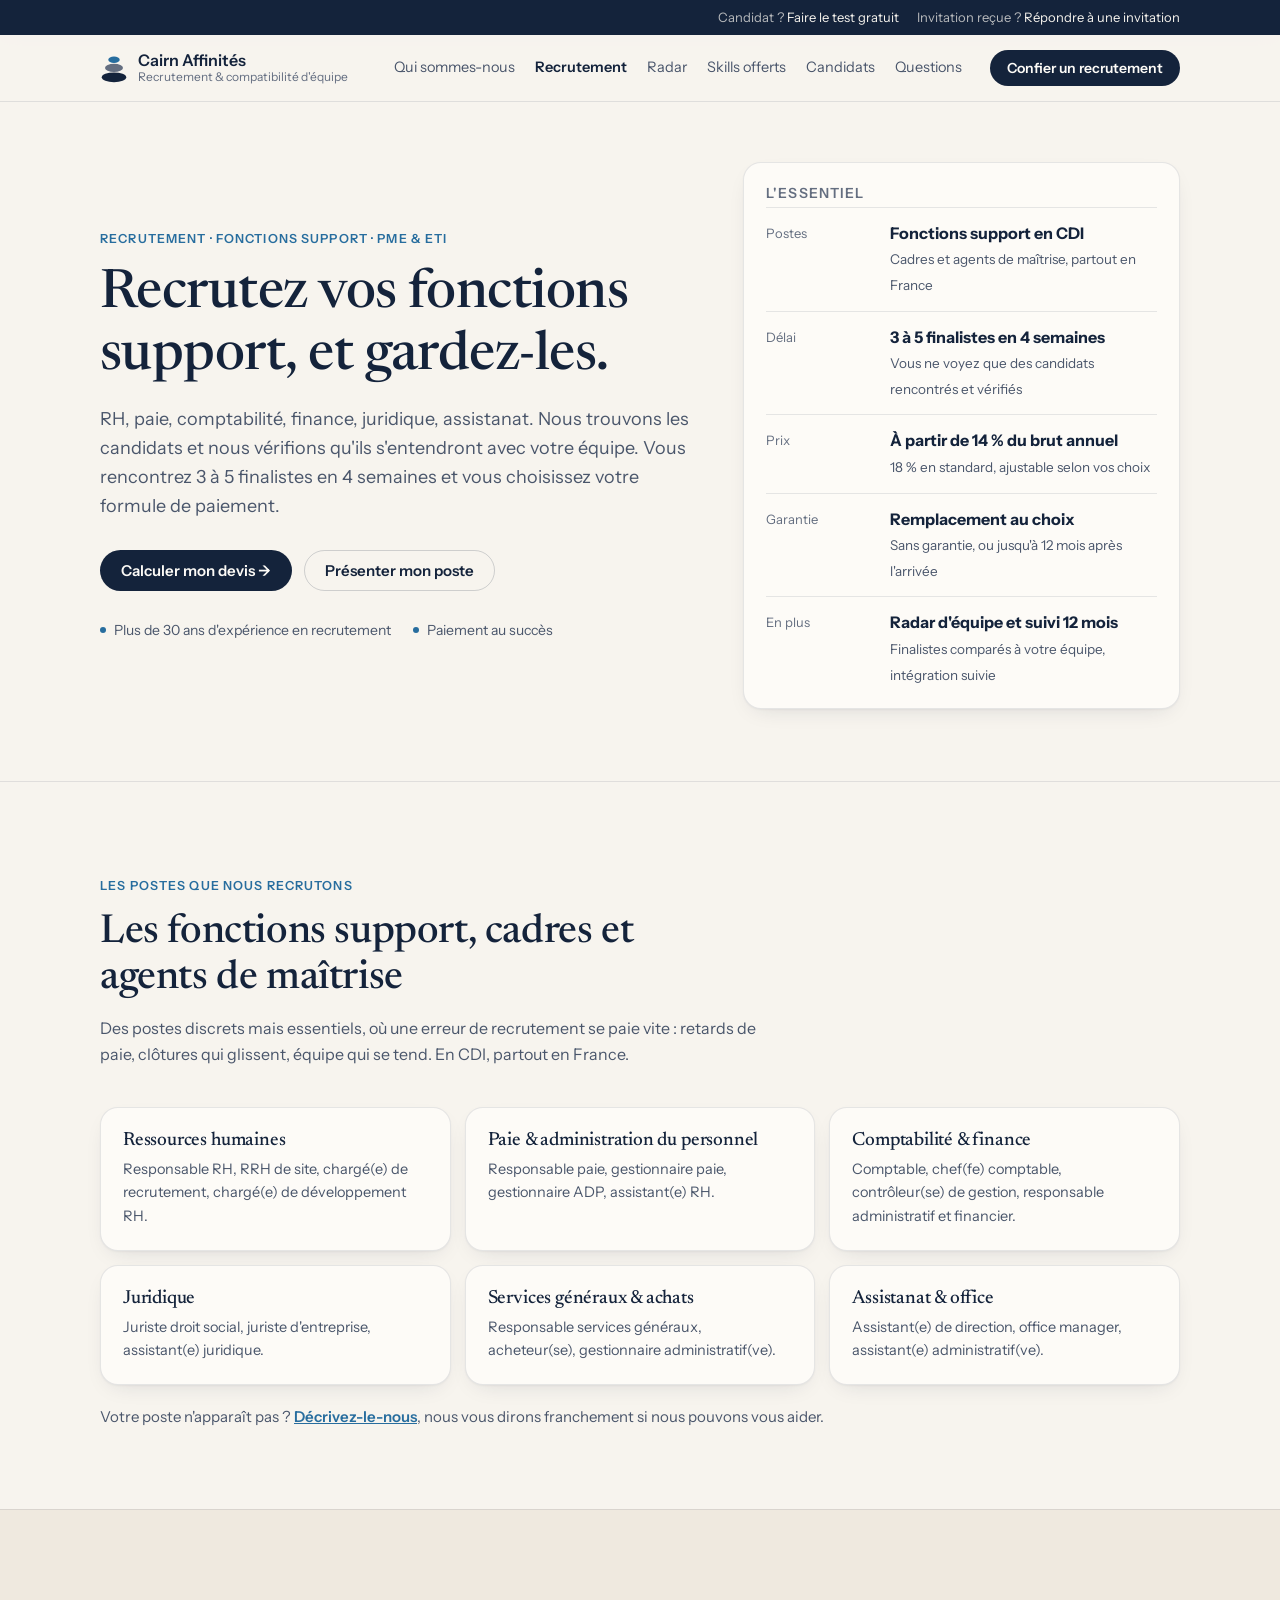
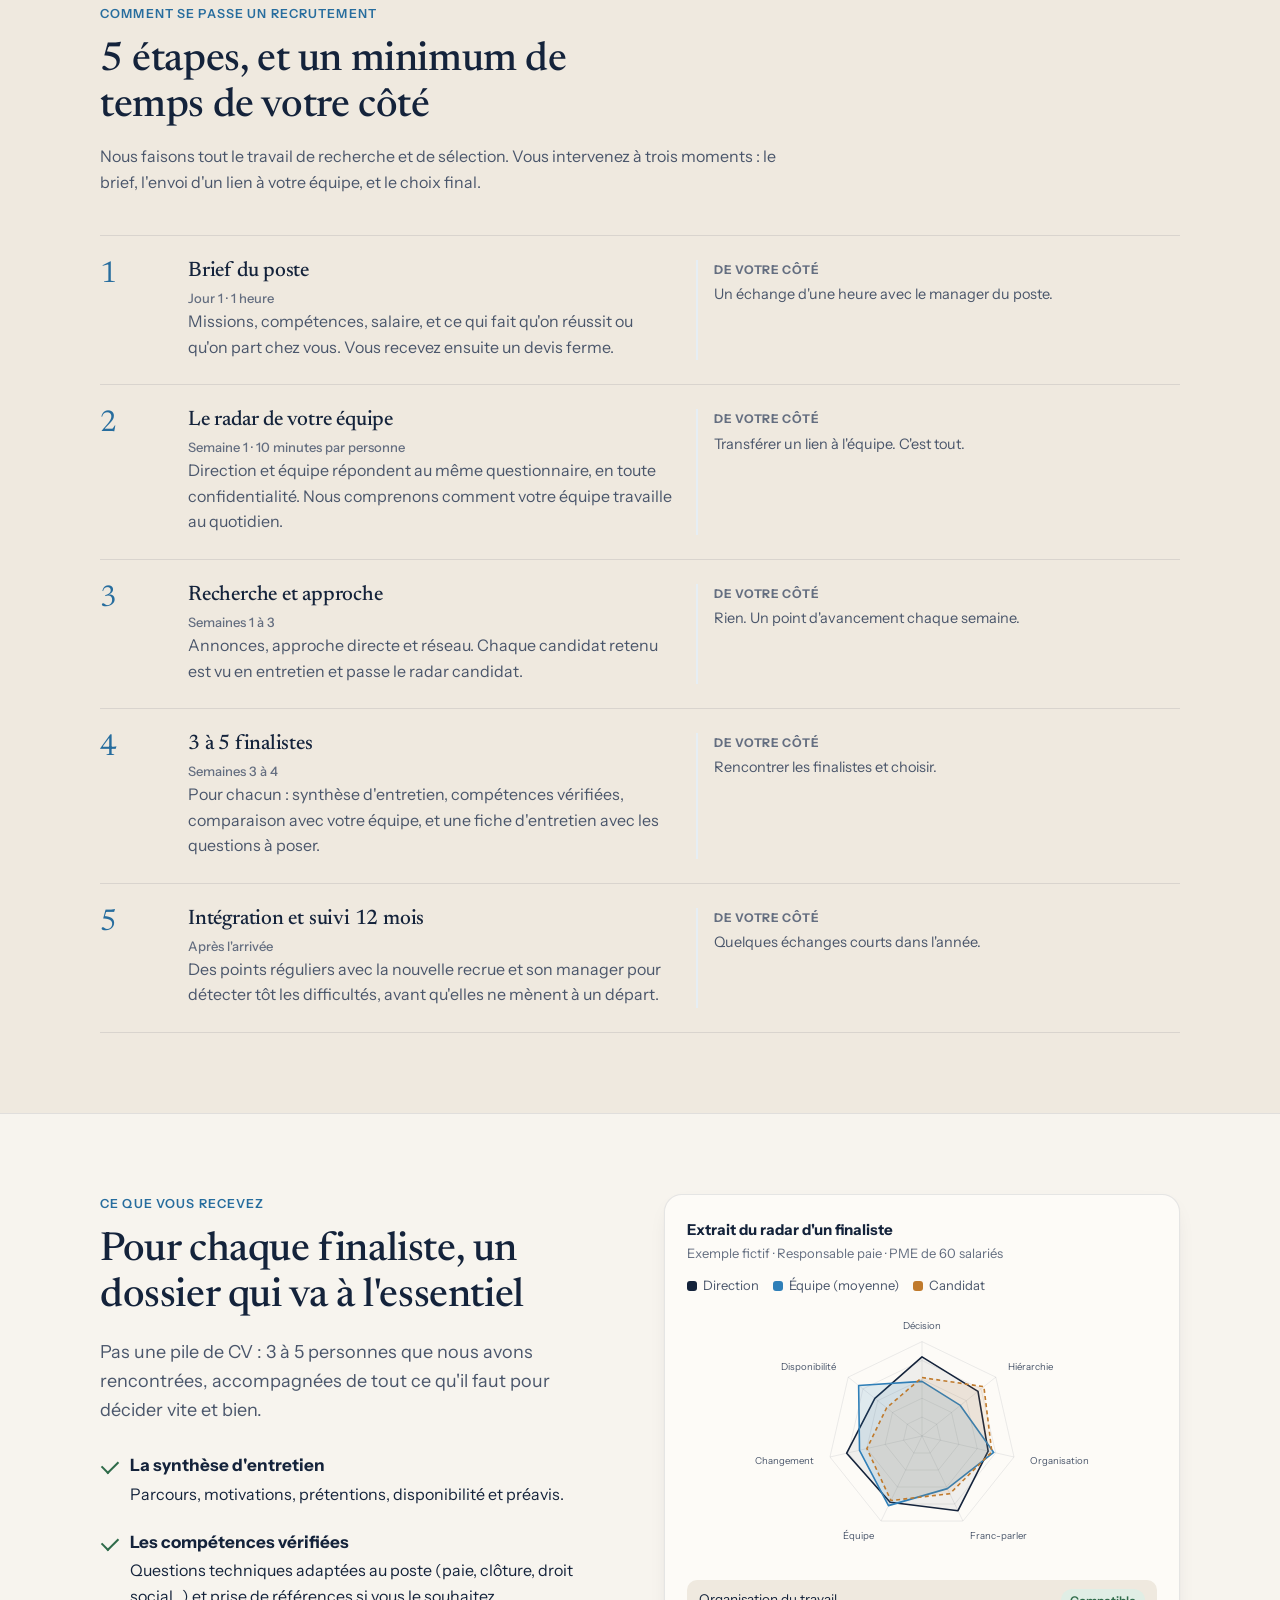
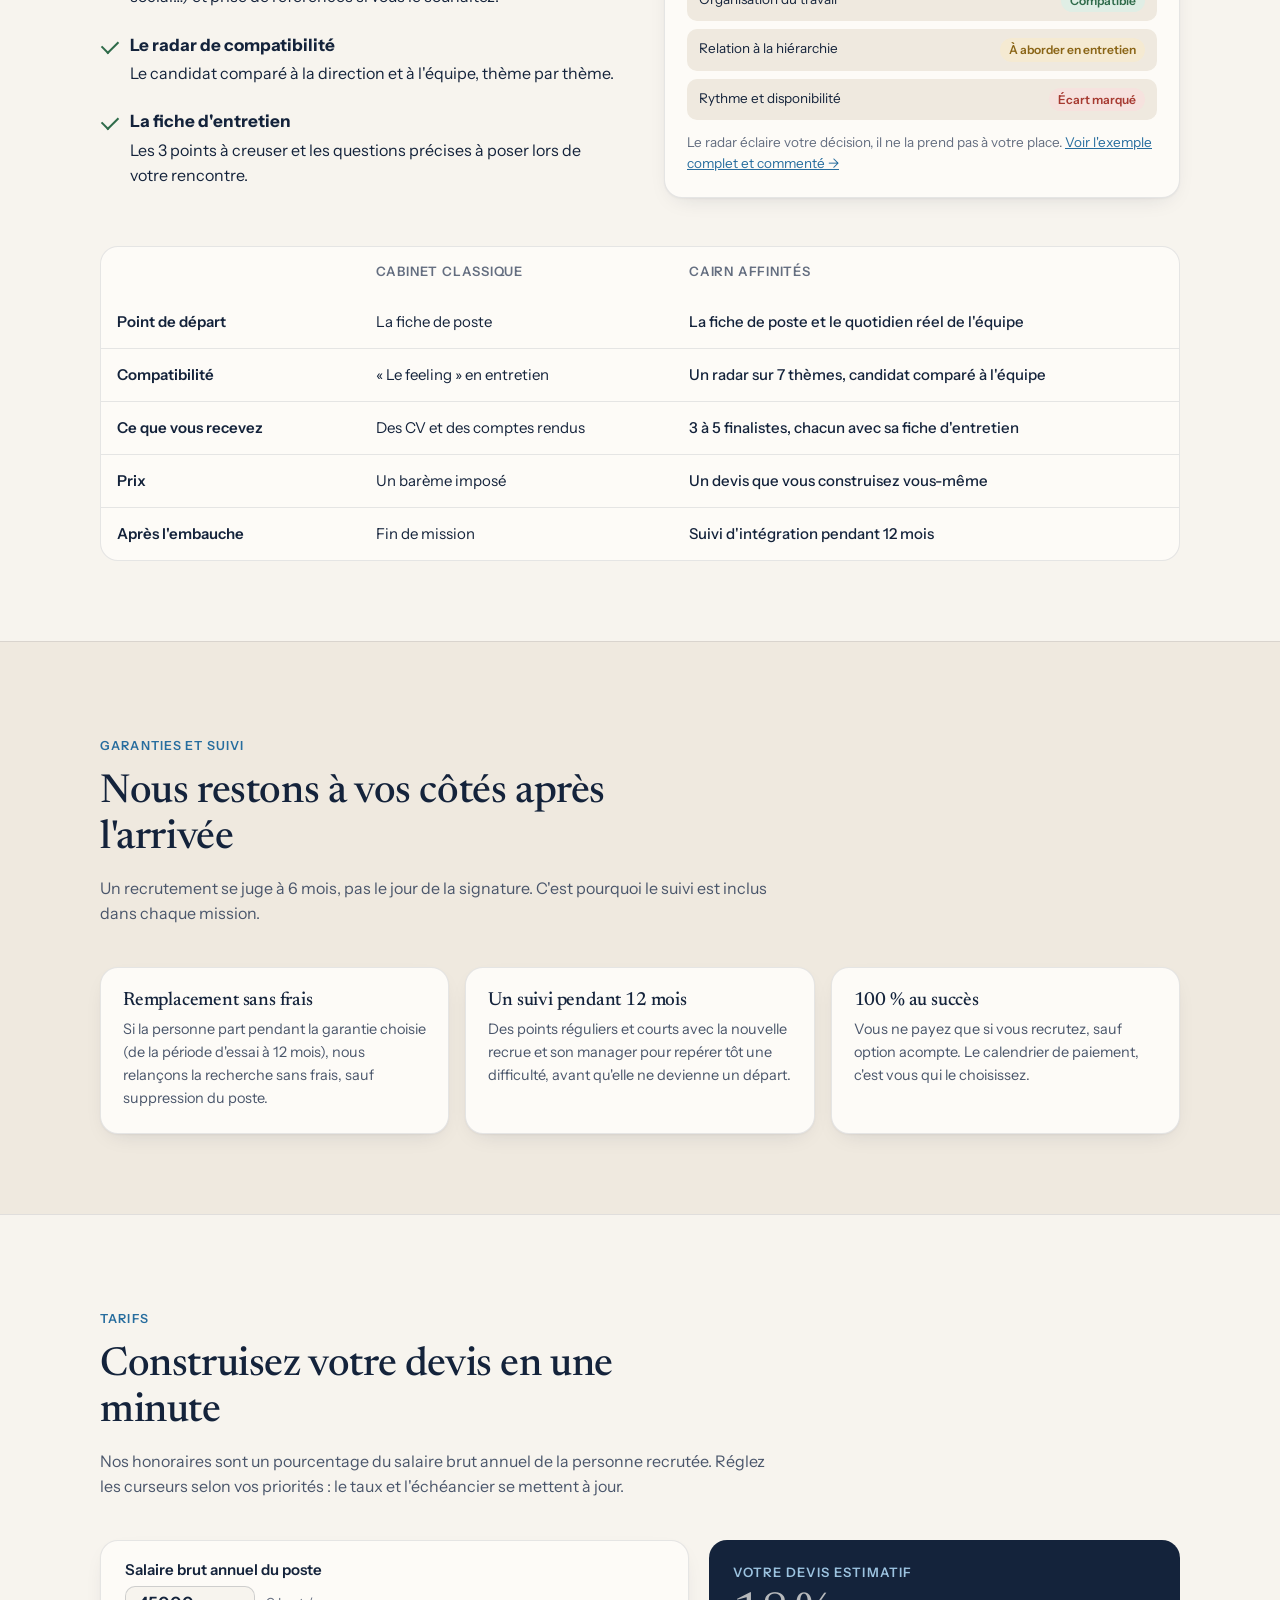
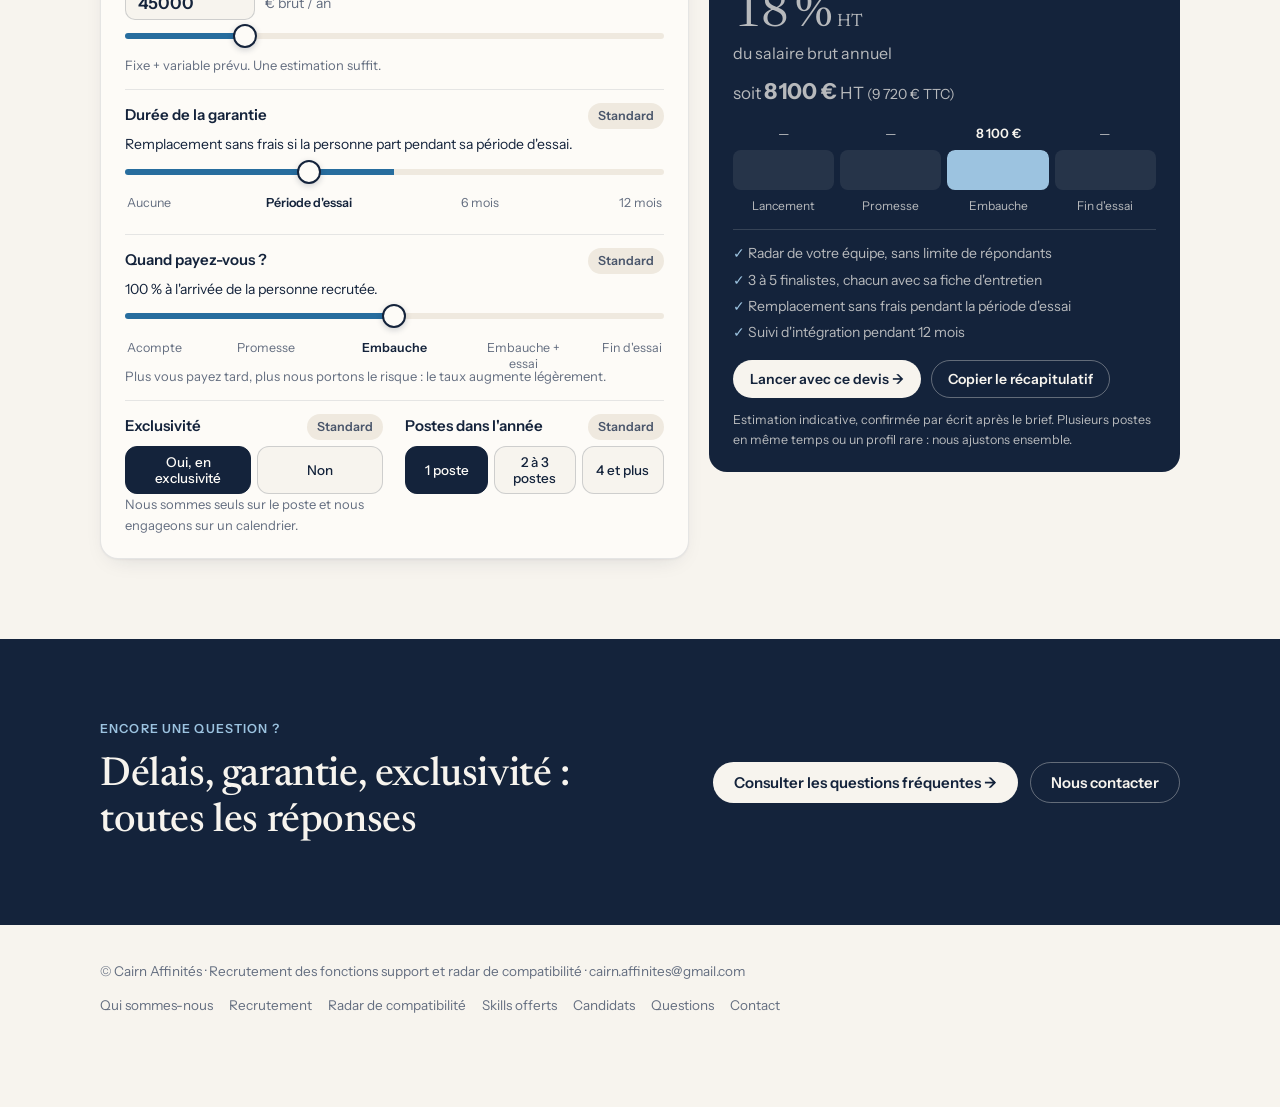
<file: recrutement.html>
<!DOCTYPE html>
<html lang="fr">
<head>
<meta charset="utf-8">
<meta name="viewport" content="width=device-width, initial-scale=1">
<title>Recrutement des fonctions support · Cairn Affinités</title>
<meta name="description" content="Recrutement des fonctions support en CDI pour PME et ETI : 3 à 5 finalistes en 4 semaines, chacun comparé à votre équipe, suivi d'intégration 12 mois, devis en ligne.">
<link rel="preconnect" href="https://fonts.googleapis.com">
<link rel="preconnect" href="https://fonts.gstatic.com" crossorigin>
<link href="https://fonts.googleapis.com/css2?family=Instrument+Sans:wght@400;500;600&family=Newsreader:opsz,wght@6..72,400;6..72,500&display=swap" rel="stylesheet">
<link rel="stylesheet" href="styles.css">
</head>
<body id="haut">

<div class="util">
  <div class="wrap">
    <span><i class="pre">Candidat ? </i><a href="candidats.html#test">Faire le test gratuit</a></span>
    <span><i class="pre">Invitation reçue ? </i><a href="candidats.html#repondre">Répondre à une invitation</a></span>
  </div>
</div>

<header>
  <div class="wrap">
    <a class="logo" href="accueil.html" aria-label="Cairn Affinités, accueil">
      <svg width="28" height="31" viewBox="0 0 34 38" aria-hidden="true"><ellipse cx="17" cy="31" rx="15" ry="6" fill="var(--ink)"/><ellipse cx="17" cy="19.5" rx="11" ry="5" fill="var(--muted)"/><ellipse cx="17" cy="9.5" rx="7" ry="4" fill="var(--sky)"/></svg>
      <span>Cairn Affinités<small>Recrutement &amp; compatibilité d'équipe</small></span>
    </a>
    <nav class="menu" aria-label="Navigation principale">
      <a href="accueil.html">Qui sommes-nous</a>
      <a href="recrutement.html" class="on" aria-current="page">Recrutement</a>
      <a href="radar.html">Radar</a>
      <a href="skills.html">Skills offerts</a>
      <a href="candidats.html">Candidats</a>
      <a href="questions.html">Questions</a>
    </nav>
    <a class="btn btn-primary" href="contact.html?objet=recrutement">Confier un recrutement</a>
  </div>
  <nav class="chips" aria-label="Navigation rapide">
      <a href="accueil.html">Qui sommes-nous</a>
      <a href="recrutement.html" class="on" aria-current="page">Recrutement</a>
      <a href="radar.html">Radar de compatibilité</a>
      <a href="skills.html">Skills offerts</a>
      <a href="candidats.html">Candidats</a>
      <a href="questions.html">Questions</a>
      <a href="contact.html">Contact</a>
  </nav>
</header>

<main>
<section class="hero">
  <div class="wrap">
    <div>
      <p class="eyebrow">Recrutement · Fonctions support · PME &amp; ETI</p>
      <h1>Recrutez vos fonctions support, et gardez-les.</h1>
      <p class="lead">RH, paie, comptabilité, finance, juridique, assistanat. Nous trouvons les candidats et nous vérifions qu'ils s'entendront avec votre équipe. Vous rencontrez 3 à 5 finalistes en 4 semaines et vous choisissez votre formule de paiement.</p>
      <div class="hero-ctas">
        <a class="btn btn-primary" href="#tarifs">Calculer mon devis →</a>
        <a class="btn btn-ghost" href="contact.html?objet=recrutement">Présenter mon poste</a>
      </div>
      <div class="proof">
        <span>Plus de 30 ans d'expérience en recrutement</span>
        <span>Paiement au succès</span>
      </div>
    </div>
    <div class="card brief">
      <h2>L'essentiel</h2>
      <dl>
        <a class="row" href="#postes"><dt>Postes</dt><dd><b>Fonctions support en CDI</b><span>Cadres et agents de maîtrise, partout en France</span></dd></a>
        <a class="row" href="#deroule"><dt>Délai</dt><dd><b>3 à 5 finalistes en 4 semaines</b><span>Vous ne voyez que des candidats rencontrés et vérifiés</span></dd></a>
        <a class="row" href="#tarifs"><dt>Prix</dt><dd><b>À partir de 14 % du brut annuel</b><span>18 % en standard, ajustable selon vos choix</span></dd></a>
        <a class="row" href="#garantie"><dt>Garantie</dt><dd><b>Remplacement au choix</b><span>Sans garantie, ou jusqu'à 12 mois après l'arrivée</span></dd></a>
        <a class="row" href="#finaliste"><dt>En plus</dt><dd><b>Radar d'équipe et suivi 12 mois</b><span>Finalistes comparés à votre équipe, intégration suivie</span></dd></a>
      </dl>
    </div>
  </div>
</section>

<!-- POSTES -->
<section id="postes">
  <div class="wrap">
    <div class="sec-head">
      <p class="eyebrow">Les postes que nous recrutons</p>
      <h2>Les fonctions support, cadres et agents de maîtrise</h2>
      <p>Des postes discrets mais essentiels, où une erreur de recrutement se paie vite : retards de paie, clôtures qui glissent, équipe qui se tend. En CDI, partout en France.</p>
    </div>
    <div class="roles">
      <div class="card role"><h3>Ressources humaines</h3><p>Responsable RH, RRH de site, chargé(e) de recrutement, chargé(e) de développement RH.</p></div>
      <div class="card role"><h3>Paie &amp; administration du personnel</h3><p>Responsable paie, gestionnaire paie, gestionnaire ADP, assistant(e) RH.</p></div>
      <div class="card role"><h3>Comptabilité &amp; finance</h3><p>Comptable, chef(fe) comptable, contrôleur(se) de gestion, responsable administratif et financier.</p></div>
      <div class="card role"><h3>Juridique</h3><p>Juriste droit social, juriste d'entreprise, assistant(e) juridique.</p></div>
      <div class="card role"><h3>Services généraux &amp; achats</h3><p>Responsable services généraux, acheteur(se), gestionnaire administratif(ve).</p></div>
      <div class="card role"><h3>Assistanat &amp; office</h3><p>Assistant(e) de direction, office manager, assistant(e) administratif(ve).</p></div>
    </div>
    <p class="after">Votre poste n'apparaît pas ? <a href="contact.html?objet=recrutement">Décrivez-le-nous</a>, nous vous dirons franchement si nous pouvons vous aider.</p>
  </div>
</section>

<!-- DÉROULÉ -->
<section id="deroule" class="alt">
  <div class="wrap">
    <div class="sec-head">
      <p class="eyebrow">Comment se passe un recrutement</p>
      <h2>5 étapes, et un minimum de temps de votre côté</h2>
      <p>Nous faisons tout le travail de recherche et de sélection. Vous intervenez à trois moments : le brief, l'envoi d'un lien à votre équipe, et le choix final.</p>
    </div>
    <ol class="steps">
      <li><span class="n">1</span><div><h3>Brief du poste</h3><p class="when">Jour 1 · 1 heure</p><p>Missions, compétences, salaire, et ce qui fait qu'on réussit ou qu'on part chez vous. Vous recevez ensuite un devis ferme.</p></div><div class="you"><b>De votre côté</b>Un échange d'une heure avec le manager du poste.</div></li>
      <li><span class="n">2</span><div><h3>Le radar de votre équipe</h3><p class="when">Semaine 1 · 10 minutes par personne</p><p>Direction et équipe répondent au même questionnaire, en toute confidentialité. Nous comprenons comment votre équipe travaille au quotidien.</p></div><div class="you"><b>De votre côté</b>Transférer un lien à l'équipe. C'est tout.</div></li>
      <li><span class="n">3</span><div><h3>Recherche et approche</h3><p class="when">Semaines 1 à 3</p><p>Annonces, approche directe et réseau. Chaque candidat retenu est vu en entretien et passe le radar candidat.</p></div><div class="you"><b>De votre côté</b>Rien. Un point d'avancement chaque semaine.</div></li>
      <li><span class="n">4</span><div><h3>3 à 5 finalistes</h3><p class="when">Semaines 3 à 4</p><p>Pour chacun : synthèse d'entretien, compétences vérifiées, comparaison avec votre équipe, et une fiche d'entretien avec les questions à poser.</p></div><div class="you"><b>De votre côté</b>Rencontrer les finalistes et choisir.</div></li>
      <li><span class="n">5</span><div><h3>Intégration et suivi 12 mois</h3><p class="when">Après l'arrivée</p><p>Des points réguliers avec la nouvelle recrue et son manager pour détecter tôt les difficultés, avant qu'elles ne mènent à un départ.</p></div><div class="you"><b>De votre côté</b>Quelques échanges courts dans l'année.</div></li>
    </ol>
  </div>
</section>

<section id="finaliste">
  <div class="wrap">
    <div class="split">
      <div>
        <p class="eyebrow">Ce que vous recevez</p>
        <h2>Pour chaque finaliste, un dossier qui va à l'essentiel</h2>
        <p class="lead">Pas une pile de CV : 3 à 5 personnes que nous avons rencontrées, accompagnées de tout ce qu'il faut pour décider vite et bien.</p>
        <ul class="gains" style="margin-top:28px">
          <li><b>La synthèse d'entretien</b>Parcours, motivations, prétentions, disponibilité et préavis.</li>
          <li><b>Les compétences vérifiées</b>Questions techniques adaptées au poste (paie, clôture, droit social…) et prise de références si vous le souhaitez.</li>
          <li><b>Le radar de compatibilité</b>Le candidat comparé à la direction et à l'équipe, thème par thème.</li>
          <li><b>La fiche d'entretien</b>Les 3 points à creuser et les questions précises à poser lors de votre rencontre.</li>
        </ul>
      </div>
      <div class="card radar-card" aria-label="Exemple de radar de compatibilité">
        <strong>Extrait du radar d'un finaliste</strong>
        <div class="meta">Exemple fictif · Responsable paie · PME de 60 salariés</div>
        <div class="legend">
          <span><i style="background:var(--dir)"></i>Direction</span>
          <span><i style="background:var(--team)"></i>Équipe (moyenne)</span>
          <span><i style="background:var(--cand)"></i>Candidat</span>
        </div>
        <svg id="radar-svg" viewBox="-50 0 500 340" role="img" aria-label="Radar à sept axes comparant direction, équipe et candidat"></svg>
        <div class="verdict">
          <div><span>Organisation du travail</span><span class="tag t-ok">Compatible</span></div>
          <div><span>Relation à la hiérarchie</span><span class="tag t-warn">À aborder en entretien</span></div>
          <div><span>Rythme et disponibilité</span><span class="tag t-crit">Écart marqué</span></div>
        </div>
        <p class="caption">Le radar éclaire votre décision, il ne la prend pas à votre place. <a href="radar.html#exemple" style="color:var(--sky)">Voir l'exemple complet et commenté →</a></p>
      </div>
    </div>

    <div class="compare-wrap">
      <div class="table-wrap">
        <table class="compare">
          <thead><tr><th></th><th>Cabinet classique</th><th>Cairn Affinités</th></tr></thead>
          <tbody>
            <tr><th>Point de départ</th><td>La fiche de poste</td><td>La fiche de poste et le quotidien réel de l'équipe</td></tr>
            <tr><th>Compatibilité</th><td>« Le feeling » en entretien</td><td>Un radar sur 7 thèmes, candidat comparé à l'équipe</td></tr>
            <tr><th>Ce que vous recevez</th><td>Des CV et des comptes rendus</td><td>3 à 5 finalistes, chacun avec sa fiche d'entretien</td></tr>
            <tr><th>Prix</th><td>Un barème imposé</td><td>Un devis que vous construisez vous-même</td></tr>
            <tr><th>Après l'embauche</th><td>Fin de mission</td><td>Suivi d'intégration pendant 12 mois</td></tr>
          </tbody>
        </table>
      </div>
    </div>
  </div>
</section>

<section id="garantie" class="alt">
  <div class="wrap">
    <div class="sec-head">
      <p class="eyebrow">Garanties et suivi</p>
      <h2>Nous restons à vos côtés après l'arrivée</h2>
      <p>Un recrutement se juge à 6 mois, pas le jour de la signature. C'est pourquoi le suivi est inclus dans chaque mission.</p>
    </div>
    <div class="grid3">
      <div class="card role"><h3>Remplacement sans frais</h3><p>Si la personne part pendant la garantie choisie (de la période d'essai à 12 mois), nous relançons la recherche sans frais, sauf suppression du poste.</p></div>
      <div class="card role"><h3>Un suivi pendant 12 mois</h3><p>Des points réguliers et courts avec la nouvelle recrue et son manager pour repérer tôt une difficulté, avant qu'elle ne devienne un départ.</p></div>
      <div class="card role"><h3>100 % au succès</h3><p>Vous ne payez que si vous recrutez, sauf option acompte. Le calendrier de paiement, c'est vous qui le choisissez.</p></div>
    </div>
  </div>
</section>

<section id="tarifs" >
  <span id="honoraires"></span><span id="offres"></span>
  <div class="wrap">
    <div class="sec-head">
      <p class="eyebrow">Tarifs</p>
      <h2>Construisez votre devis en une minute</h2>
      <p>Nos honoraires sont un pourcentage du salaire brut annuel de la personne recrutée. Réglez les curseurs selon vos priorités : le taux et l'échéancier se mettent à jour.</p>
    </div>

    <div class="sim">
      <div class="card sim-controls" id="sim-controls">
        <div class="ctrl">
          <div class="ctrl-head"><label for="salaire">Salaire brut annuel du poste</label></div>
          <div class="salary-row"><input id="salaire-n" type="number" inputmode="numeric" min="20000" max="200000" step="1000" value="45000" aria-label="Salaire brut annuel en euros"><span>€ brut / an</span></div>
          <input id="salaire" type="range" min="25000" max="120000" step="1000" value="45000" aria-describedby="salaire-hint">
          <p class="hint" id="salaire-hint">Fixe + variable prévu. Une estimation suffit.</p>
        </div>

        <div class="ctrl">
          <div class="ctrl-head"><span class="lbl" id="l-garantie">Durée de la garantie</span><span class="impact" id="i-garantie"></span></div>
          <p class="val" id="v-garantie"></p>
          <input id="garantie" type="range" min="0" max="3" step="1" value="1" aria-labelledby="l-garantie">
          <div class="ticks" id="t-garantie"></div>
        </div>

        <div class="ctrl">
          <div class="ctrl-head"><span class="lbl" id="l-factu">Quand payez-vous ?</span><span class="impact" id="i-factu"></span></div>
          <p class="val" id="v-factu"></p>
          <input id="factu" type="range" min="0" max="4" step="1" value="2" aria-labelledby="l-factu">
          <div class="ticks" id="t-factu"></div>
          <p class="hint">Plus vous payez tard, plus nous portons le risque : le taux augmente légèrement.</p>
        </div>

        <div class="ctrl-pair">
        <div class="ctrl">
          <div class="ctrl-head"><span class="lbl">Exclusivité</span><span class="impact" id="i-excl"></span></div>
          <div class="seg" id="s-excl" role="group" aria-label="Exclusivité"></div>
          <p class="hint" id="v-excl"></p>
        </div>

        <div class="ctrl">
          <div class="ctrl-head"><span class="lbl">Postes dans l'année</span><span class="impact" id="i-vol"></span></div>
          <div class="seg" id="s-vol" role="group" aria-label="Nombre de postes"></div>
        </div>
        </div>
      </div>

      <aside class="sim-result" id="sim-result" aria-live="polite">
        <p class="k">Votre devis estimatif</p>
        <p class="rate" id="r-rate">18 %<small> HT</small></p>
        <p>du salaire brut annuel</p>
        <p class="amount" style="margin-top:8px">soit <b id="r-amount">8 100 €</b> HT <span id="r-ttc" style="color:var(--on-band-2);font-size:14px"></span></p>
        <div class="timeline" id="r-timeline"></div>
        <ul class="incl">
          <li>Radar de votre équipe, sans limite de répondants</li>
          <li>3 à 5 finalistes, chacun avec sa fiche d'entretien</li>
          <li id="r-gar">Remplacement sans frais pendant la période d'essai</li>
          <li>Suivi d'intégration pendant 12 mois</li>
        </ul>
        <div class="res-ctas">
          <a class="btn btn-light" href="contact.html?objet=recrutement" id="r-go">Lancer avec ce devis →</a>
          <button class="btn btn-line-light" type="button" id="r-copy">Copier le récapitulatif</button>
        </div>
        <p class="sim-note">Estimation indicative, confirmée par écrit après le brief. Plusieurs postes en même temps ou un profil rare : nous ajustons ensemble.</p>
      </aside>
    </div>
  </div>
</section>

<section class="cta-band">
  <div class="wrap">
    <div>
      <p class="eyebrow" style="color:#9CC3E0">Encore une question ?</p>
      <h2>Délais, garantie, exclusivité : toutes les réponses</h2>
    </div>
    <div class="hero-ctas">
      <a class="btn btn-light" href="questions.html#q-recrutement">Consulter les questions fréquentes →</a>
      <a class="btn btn-line-light" href="contact.html?objet=recrutement">Nous contacter</a>
    </div>
  </div>
</section>

<div class="simbar" id="simbar" aria-hidden="true">
  <div><b id="sb-rate">18 %</b> <span id="sb-amount">soit 8 100 € HT</span></div>
  <a href="#sim-result">Voir le détail</a>
</div>
</main>

<footer>
  <div class="wrap">
    <span>© Cairn Affinités · Recrutement des fonctions support et radar de compatibilité · <a href="mailto:cairn.affinites@gmail.com">cairn.affinites@gmail.com</a></span>
    <nav aria-label="Pied de page">
      <a href="accueil.html">Qui sommes-nous</a>
      <a href="recrutement.html">Recrutement</a>
      <a href="radar.html">Radar de compatibilité</a>
      <a href="skills.html">Skills offerts</a>
      <a href="candidats.html">Candidats</a>
      <a href="questions.html">Questions</a>
      <a href="contact.html">Contact</a>
    </nav>
  </div>
</footer>
<script src="site.js"></script>
<script>
/* ============================================================
   RÉGLAGES DES TARIFS (à modifier ici uniquement)
   base : taux standard en % du brut annuel.
   pt   : points ajoutés (+) ou retirés (-) au taux de base.
   split: répartition de la facture (en %) entre les 4 moments.
   ============================================================ */
var TARIFS = {
  email: "cairn.affinites@gmail.com",
  base: 18,
  plancher: 14,          // taux minimum, quoi qu'il arrive
  garantie: [
    {l:"Aucune", d:"Pas de remplacement prévu.", inc:"Pas de garantie de remplacement", pt:-2},
    {l:"Période d'essai", d:"Remplacement sans frais si la personne part pendant sa période d'essai.", inc:"Remplacement sans frais pendant la période d'essai", pt:0},
    {l:"6 mois", d:"Remplacement sans frais si la personne part dans les 6 mois.", inc:"Remplacement sans frais pendant 6 mois", pt:1},
    {l:"12 mois", d:"Remplacement sans frais si la personne part dans les 12 mois.", inc:"Remplacement sans frais pendant 12 mois", pt:3}
  ],
  facturation: [
    {l:"Acompte", d:"1/3 au lancement de la mission, le solde à l'embauche.", split:[33,0,67,0], pt:-2},
    {l:"Promesse", d:"100 % à la signature de la promesse d'embauche.", split:[0,100,0,0], pt:-1},
    {l:"Embauche", d:"100 % à l'arrivée de la personne recrutée.", split:[0,0,100,0], pt:0},
    {l:"Embauche + essai", d:"50 % à l'arrivée, 50 % à la fin de la période d'essai.", split:[0,0,50,50], pt:1},
    {l:"Fin d'essai", d:"100 % à la fin de la période d'essai, une fois la personne confirmée.", split:[0,0,0,100], pt:2}
  ],
  moments: ["Lancement","Promesse","Embauche","Fin d'essai"],
  exclusivite: [
    {l:"Oui, en exclusivité", d:"Nous sommes seuls sur le poste et nous engageons sur un calendrier.", pt:0},
    {l:"Non", d:"Vous travaillez aussi avec d'autres cabinets ou en direct.", pt:3}
  ],
  volume: [
    {l:"1 poste", pt:0},
    {l:"2 à 3 postes", pt:-1},
    {l:"4 et plus", pt:-2}
  ]
};

(function(){
  var T=TARIFS, $=function(id){return document.getElementById(id)};
  var eur=new Intl.NumberFormat("fr-FR",{style:"currency",currency:"EUR",maximumFractionDigits:0});
  var num=function(x){return String(x).replace(".",",")};
  var state={salaire:45000,garantie:1,factu:2,excl:0,vol:0};

  CAIRN.radar($("radar-svg"),{axes:["Décision","Hiérarchie","Organisation","Franc-parler","Équipe","Changement","Disponibilité"],series:[
    {c:"var(--dir)", v:[4.2,3.8,3.6,4.4,3.9,4.1,3.2], fill:.06},
    {c:"var(--team)",v:[2.9,2.6,3.9,3.1,4.1,3.4,4.3], fill:.14},
    {c:"var(--cand)",v:[3.1,4.2,3.8,3.4,3.8,3.0,2.4], fill:.10, dash:"5 4"}]});
  // ===== Simulateur =====
  function impactTxt(p){return p===0?"Standard":(p>0?"+":"−")+num(Math.abs(p))+" pt";}
  function setImpact(id,p){var e=$(id);e.textContent=impactTxt(p);e.className="impact"+(p<0?" down":p>0?" up":"");}
  function fillRange(r){var p=(r.value-r.min)/(r.max-r.min)*100;r.style.setProperty("--p",p+"%");}

  function buildTicks(key,list,rangeId){
    var box=$("t-"+key);
    list.forEach(function(o,i){var b=document.createElement("button");b.type="button";b.textContent=o.l;b.tabIndex=-1;
      b.style.left="calc(12px + (100% - 24px) * "+(i/(list.length-1))+")";
      b.addEventListener("click",function(){$(rangeId).value=i;state[key]=i;update();});box.appendChild(b);});
    $(rangeId).addEventListener("input",function(){state[key]=+this.value;update();});
  }
  function buildSeg(key,list){
    var box=$("s-"+key);
    list.forEach(function(o,i){var b=document.createElement("button");b.type="button";b.textContent=o.l;
      b.addEventListener("click",function(){state[key]=i;update();});box.appendChild(b);});
  }
  buildTicks("garantie",T.garantie,"garantie");
  buildTicks("factu",T.facturation,"factu");
  buildSeg("excl",T.exclusivite);
  buildSeg("vol",T.volume);

  var tl=$("r-timeline");
  T.moments.forEach(function(m){var d=document.createElement("div");d.className="tl";d.innerHTML='<b></b><div class="bar"><i></i></div><span>'+m+'</span>';tl.appendChild(d);});

  var sR=$("salaire"), sN=$("salaire-n");
  sR.addEventListener("input",function(){state.salaire=+this.value;sN.value=this.value;update();});
  sN.addEventListener("input",function(){var v=parseInt(this.value,10);if(!isNaN(v)&&v>0){state.salaire=v;sR.value=Math.min(120000,Math.max(25000,v));update();}});

  var current={};
  function update(){
    var g=T.garantie[state.garantie], f=T.facturation[state.factu], x=T.exclusivite[state.excl], v=T.volume[state.vol];
    var rate=Math.max(T.plancher,T.base+g.pt+f.pt+x.pt+v.pt);
    var amount=Math.round(state.salaire*rate/100);
    current={rate:rate,amount:amount,g:g,f:f,x:x,v:v};

    $("v-garantie").textContent=g.d; setImpact("i-garantie",g.pt);
    $("v-factu").textContent=f.d; setImpact("i-factu",f.pt);
    $("v-excl").textContent=x.d; setImpact("i-excl",x.pt);
    setImpact("i-vol",v.pt);
    [["t-garantie","garantie"],["t-factu","factu"]].forEach(function(a){[].forEach.call($(a[0]).children,function(b,i){b.classList.toggle("on",i===state[a[1]]);});});
    [["s-excl","excl"],["s-vol","vol"]].forEach(function(a){[].forEach.call($(a[0]).children,function(b,i){b.classList.toggle("on",i===state[a[1]]);b.setAttribute("aria-pressed",i===state[a[1]]);});});
    $("garantie").value=state.garantie; $("factu").value=state.factu;
    [sR,$("garantie"),$("factu")].forEach(fillRange);

    var rt=num(rate)+" %";
    $("r-rate").innerHTML=rt+"<small> HT</small>";
    $("r-amount").textContent=eur.format(amount);
    $("r-ttc").textContent="("+eur.format(Math.round(amount*1.2))+" TTC)";
    $("r-gar").textContent=g.inc;
    [].forEach.call(tl.children,function(c,i){var p=f.split[i];c.classList.toggle("zero",!p);
      c.querySelector("b").textContent=p?eur.format(Math.round(amount*p/100)):"—";
      c.querySelector("i").style.height=p+"%";});
    $("sb-rate").textContent=rt; $("sb-amount").textContent="soit "+eur.format(amount)+" HT";
  }
  update();

  function recap(){
    var c=current, lines=[
      "Devis estimatif Cairn Affinités",
      "Salaire brut annuel : "+eur.format(state.salaire),
      "Garantie : "+c.g.l,
      "Paiement : "+c.f.d,
      "Exclusivité : "+c.x.l,
      "Postes dans l'année : "+c.v.l,
      "Taux : "+num(c.rate)+" % HT, soit "+eur.format(c.amount)+" HT"
    ];
    T.moments.forEach(function(m,i){var p=c.f.split[i];if(p)lines.push("  · "+m+" : "+eur.format(Math.round(c.amount*p/100))+" HT ("+p+" %)");});
    return lines.join("\n");
  }
  $("r-copy").addEventListener("click",function(){
    var b=this,done=function(){b.textContent="Récapitulatif copié";setTimeout(function(){b.textContent="Copier le récapitulatif"},1800);};
    if(navigator.clipboard)navigator.clipboard.writeText(recap()).then(done,done);else done();
  });

  // Barre récap mobile : visible quand on règle les curseurs et que le résultat est hors écran
  if("IntersectionObserver" in window){
    var vis={c:false,r:false}, bar=$("simbar");
    var io=new IntersectionObserver(function(es){es.forEach(function(e){vis[e.target.id==="sim-result"?"r":"c"]=e.isIntersecting;});bar.classList.toggle("show",vis.c&&!vis.r);},{threshold:0});
    io.observe($("sim-controls"));io.observe($("sim-result"));
  }
  // Lien « Lancer avec ce devis » : transmet le récapitulatif à la page contact
  var go=$("r-go"), refresh=function(){go.href="contact.html?objet=recrutement&devis="+encodeURIComponent(recap());};
  document.addEventListener("input",refresh);document.addEventListener("click",function(){setTimeout(refresh,0)});refresh();
})();
</script>
</body>
</html>
</file>
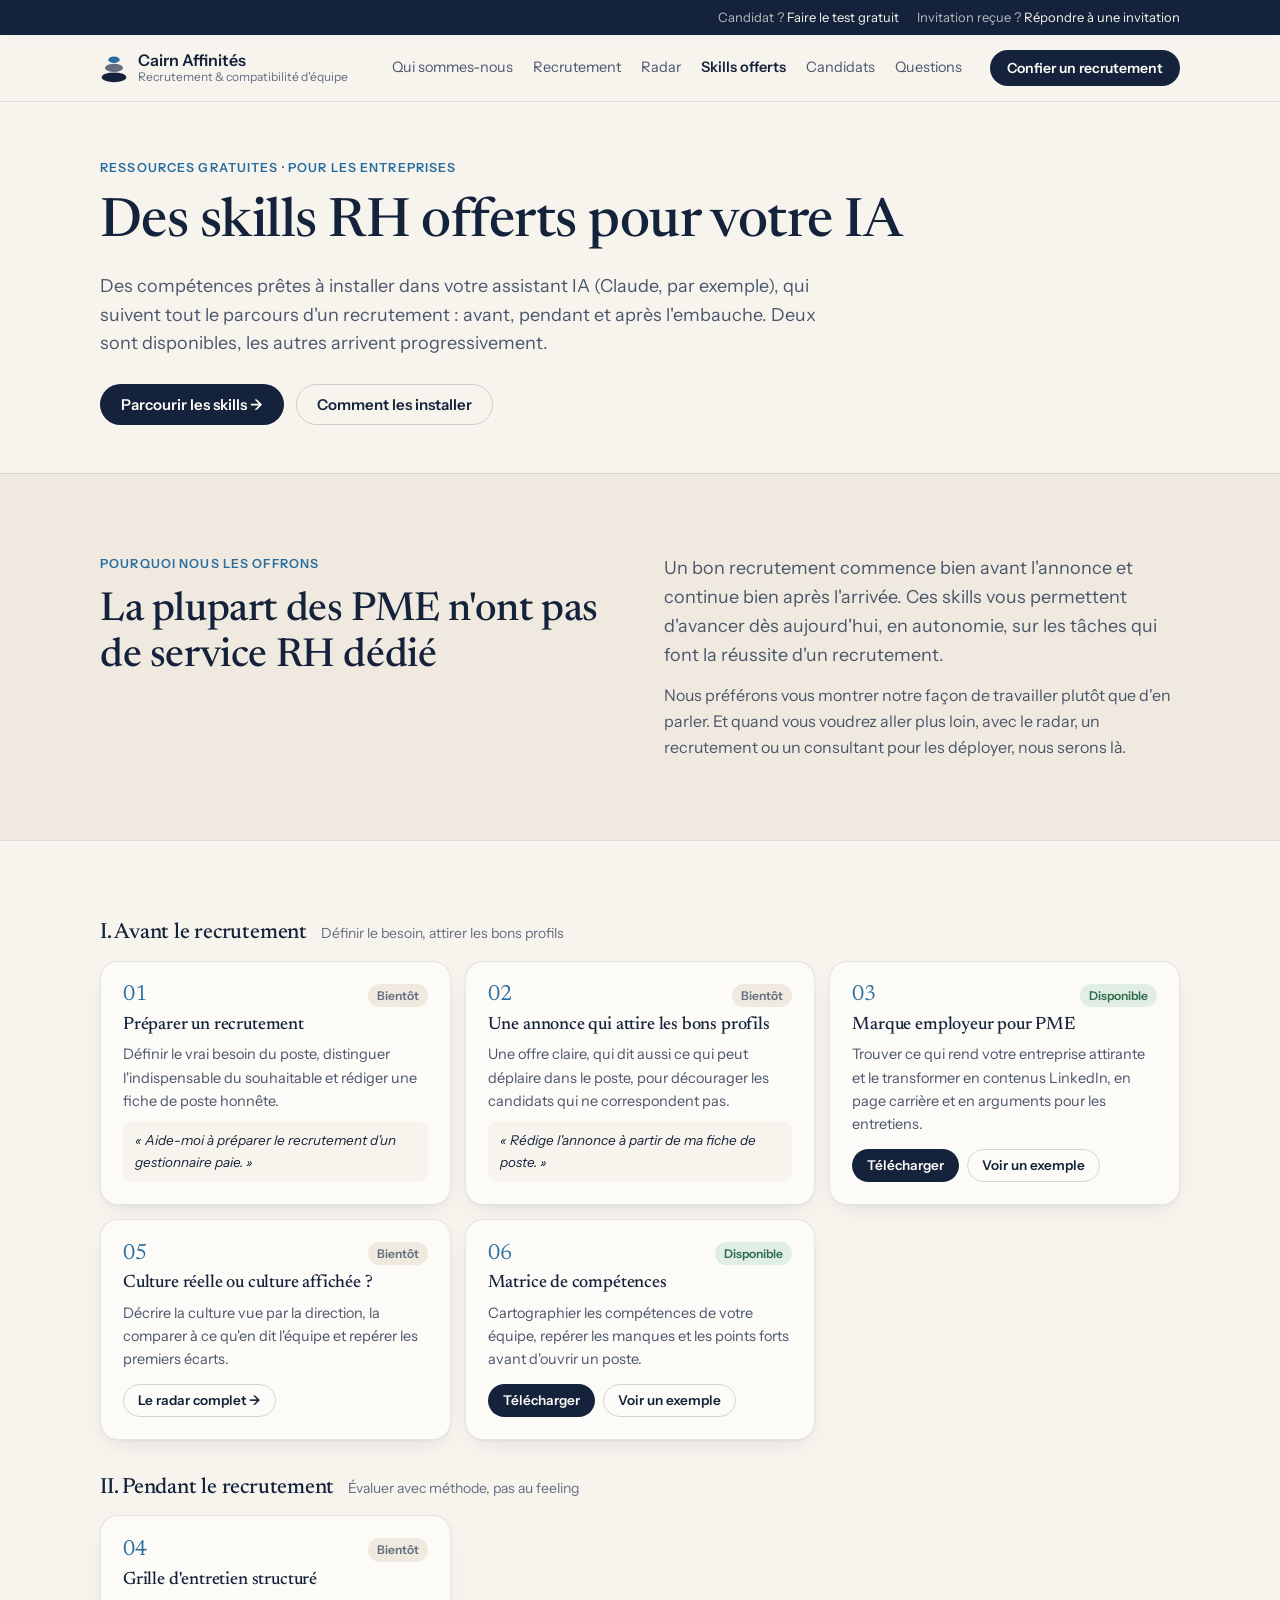
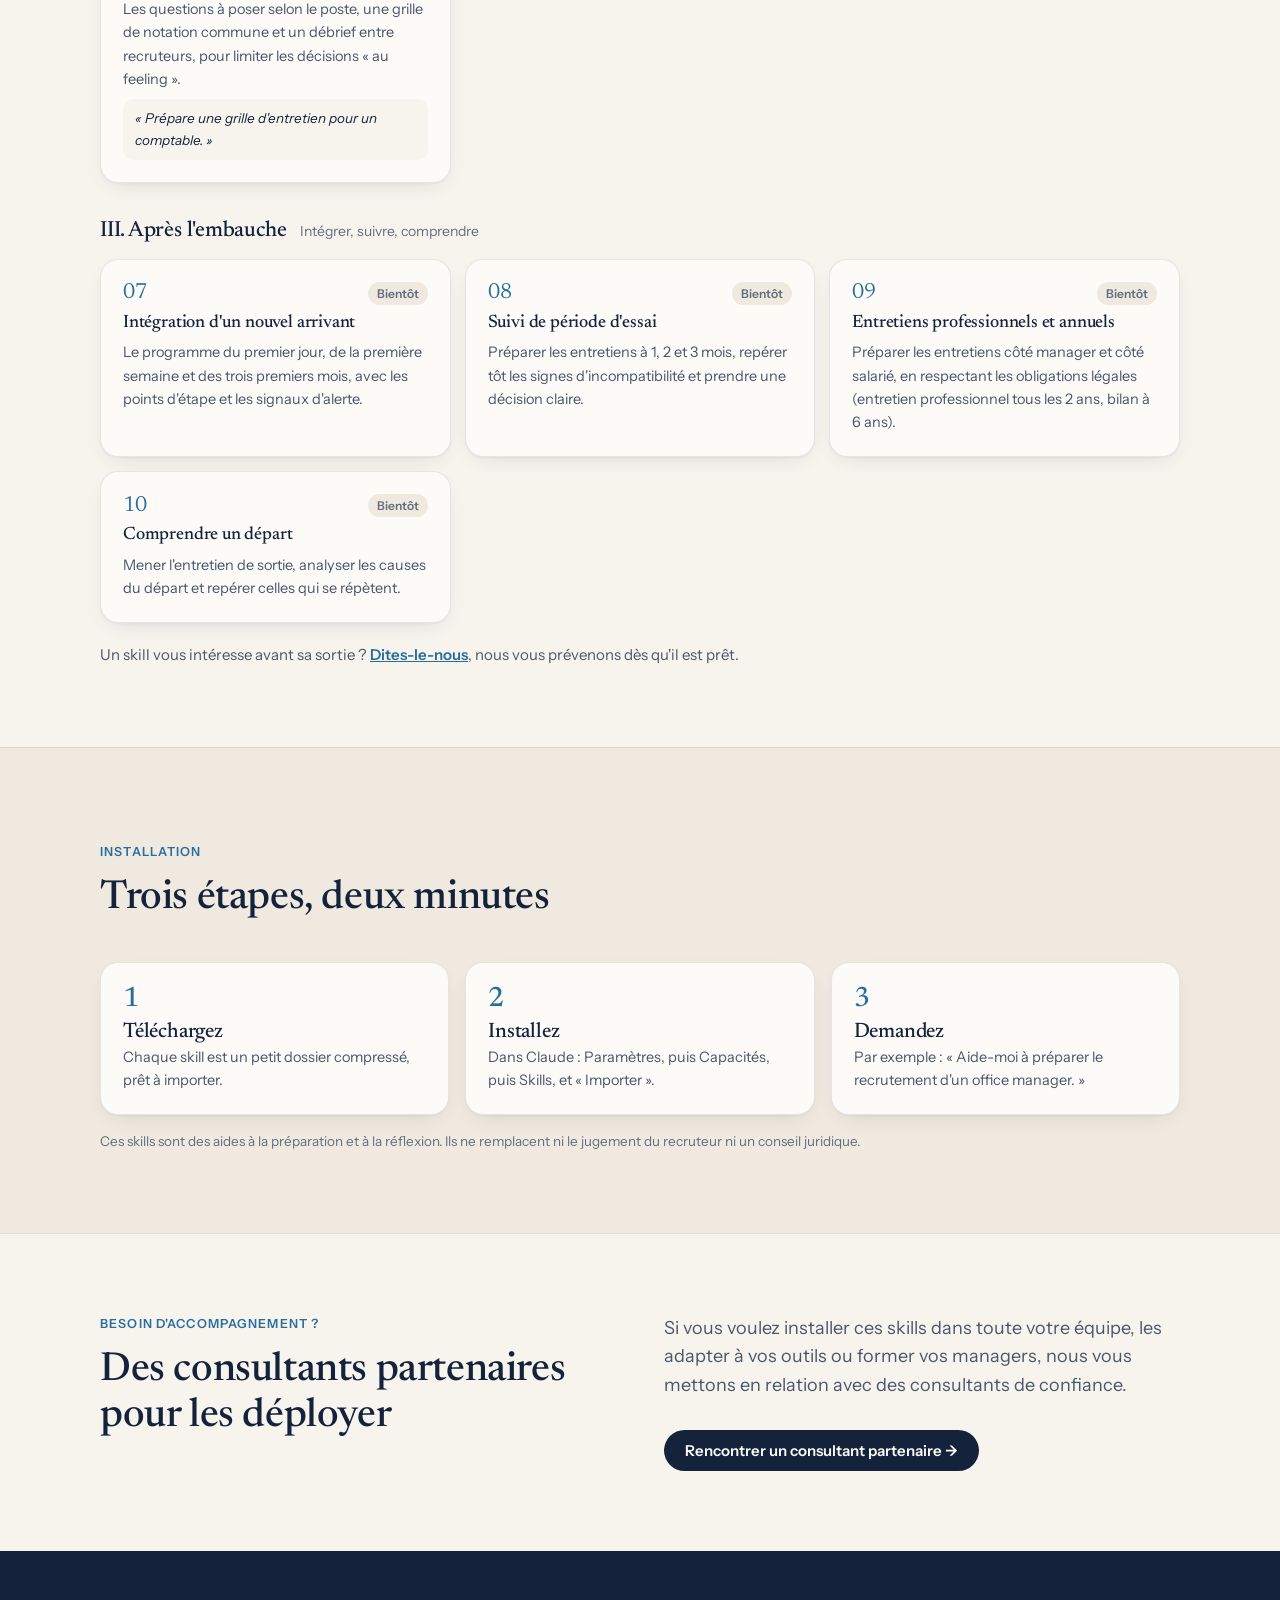
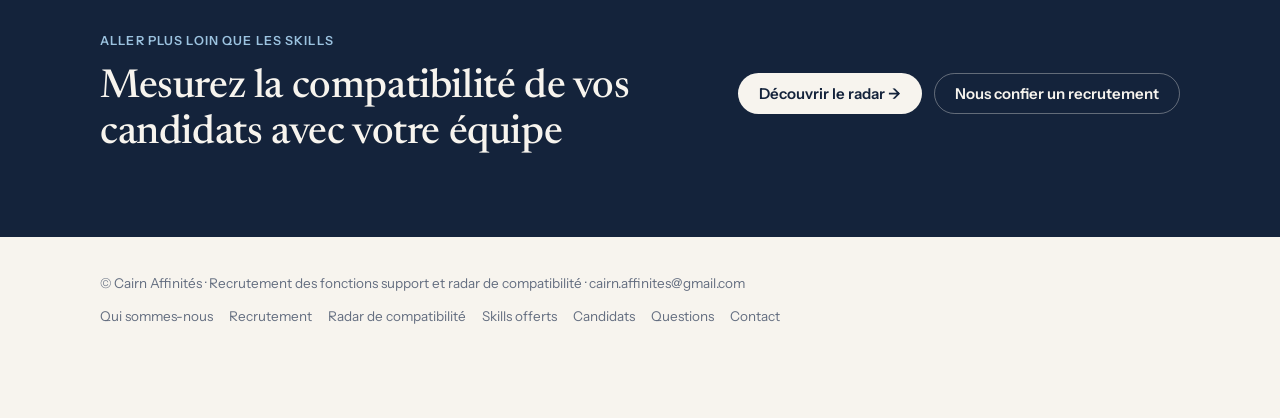
<file: skills.html>
<!DOCTYPE html>
<html lang="fr">
<head>
<meta charset="utf-8">
<meta name="viewport" content="width=device-width, initial-scale=1">
<title>Skills RH offerts pour votre IA · Cairn Affinités</title>
<meta name="description" content="Des skills RH gratuits à installer dans votre assistant IA : préparer un recrutement, marque employeur, matrice de compétences, entretien structuré, intégration, période d'essai.">
<link rel="preconnect" href="https://fonts.googleapis.com">
<link rel="preconnect" href="https://fonts.gstatic.com" crossorigin>
<link href="https://fonts.googleapis.com/css2?family=Instrument+Sans:wght@400;500;600&family=Newsreader:opsz,wght@6..72,400;6..72,500&display=swap" rel="stylesheet">
<link rel="stylesheet" href="styles.css">
</head>
<body id="haut">

<div class="util">
  <div class="wrap">
    <span><i class="pre">Candidat ? </i><a href="candidats.html#test">Faire le test gratuit</a></span>
    <span><i class="pre">Invitation reçue ? </i><a href="candidats.html#repondre">Répondre à une invitation</a></span>
  </div>
</div>

<header>
  <div class="wrap">
    <a class="logo" href="accueil.html" aria-label="Cairn Affinités, accueil">
      <svg width="28" height="31" viewBox="0 0 34 38" aria-hidden="true"><ellipse cx="17" cy="31" rx="15" ry="6" fill="var(--ink)"/><ellipse cx="17" cy="19.5" rx="11" ry="5" fill="var(--muted)"/><ellipse cx="17" cy="9.5" rx="7" ry="4" fill="var(--sky)"/></svg>
      <span>Cairn Affinités<small>Recrutement &amp; compatibilité d'équipe</small></span>
    </a>
    <nav class="menu" aria-label="Navigation principale">
      <a href="accueil.html">Qui sommes-nous</a>
      <a href="recrutement.html">Recrutement</a>
      <a href="radar.html">Radar</a>
      <a href="skills.html" class="on" aria-current="page">Skills offerts</a>
      <a href="candidats.html">Candidats</a>
      <a href="questions.html">Questions</a>
    </nav>
    <a class="btn btn-primary" href="contact.html?objet=recrutement">Confier un recrutement</a>
  </div>
  <nav class="chips" aria-label="Navigation rapide">
      <a href="accueil.html">Qui sommes-nous</a>
      <a href="recrutement.html">Recrutement</a>
      <a href="radar.html">Radar de compatibilité</a>
      <a href="skills.html" class="on" aria-current="page">Skills offerts</a>
      <a href="candidats.html">Candidats</a>
      <a href="questions.html">Questions</a>
      <a href="contact.html">Contact</a>
  </nav>
</header>

<main>
<section class="page-hero">
  <div class="wrap">
    <p class="eyebrow">Ressources gratuites · Pour les entreprises</p>
    <h1>Des skills RH offerts pour votre IA</h1>
    <p class="lead">Des compétences prêtes à installer dans votre assistant IA (Claude, par exemple), qui suivent tout le parcours d'un recrutement : avant, pendant et après l'embauche. Deux sont disponibles, les autres arrivent progressivement.</p>
    <div class="hero-ctas">
      <a class="btn btn-primary" href="#catalogue">Parcourir les skills →</a>
      <a class="btn btn-ghost" href="#installer">Comment les installer</a>
    </div>
  </div>
</section>

<section id="pourquoi" class="alt">
  <div class="wrap split">
    <div>
      <p class="eyebrow">Pourquoi nous les offrons</p>
      <h2>La plupart des PME n'ont pas de service RH dédié</h2>
    </div>
    <div>
      <p class="lead" style="margin-top:0">Un bon recrutement commence bien avant l'annonce et continue bien après l'arrivée. Ces skills vous permettent d'avancer dès aujourd'hui, en autonomie, sur les tâches qui font la réussite d'un recrutement.</p>
      <p style="margin-top:14px">Nous préférons vous montrer notre façon de travailler plutôt que d'en parler. Et quand vous voudrez aller plus loin, avec le radar, un recrutement ou un consultant pour les déployer, nous serons là.</p>
    </div>
  </div>
</section>

<section id="catalogue">
  <div class="wrap">
    <div class="phase">
      <div class="phase-h"><h3>I. Avant le recrutement</h3><span>Définir le besoin, attirer les bons profils</span></div>
      <div class="skills">
        <div class="card skill"><div class="top"><span class="num">01</span><span class="tag soon">Bientôt</span></div><h3>Préparer un recrutement</h3><p>Définir le vrai besoin du poste, distinguer l'indispensable du souhaitable et rédiger une fiche de poste honnête.</p><p class="ex">« Aide-moi à préparer le recrutement d'un gestionnaire paie. »</p></div>
        <div class="card skill"><div class="top"><span class="num">02</span><span class="tag soon">Bientôt</span></div><h3>Une annonce qui attire les bons profils</h3><p>Une offre claire, qui dit aussi ce qui peut déplaire dans le poste, pour décourager les candidats qui ne correspondent pas.</p><p class="ex">« Rédige l'annonce à partir de ma fiche de poste. »</p></div>
        <div class="card skill"><div class="top"><span class="num">03</span><span class="tag ready">Disponible</span></div><h3>Marque employeur pour PME</h3><p>Trouver ce qui rend votre entreprise attirante et le transformer en contenus LinkedIn, en page carrière et en arguments pour les entretiens.</p><div class="pied"><a class="btn btn-primary" href="skills/03-marque-employeur-pme.zip" download>Télécharger</a><a class="btn btn-ghost" href="skills/03-marque-employeur-pme-exemple.pdf" target="_blank" rel="noopener">Voir un exemple</a></div></div>
        <div class="card skill"><div class="top"><span class="num">05</span><span class="tag soon">Bientôt</span></div><h3>Culture réelle ou culture affichée ?</h3><p>Décrire la culture vue par la direction, la comparer à ce qu'en dit l'équipe et repérer les premiers écarts.</p><div class="pied"><a class="btn btn-ghost" href="radar.html">Le radar complet →</a></div></div>
        <div class="card skill"><div class="top"><span class="num">06</span><span class="tag ready">Disponible</span></div><h3>Matrice de compétences</h3><p>Cartographier les compétences de votre équipe, repérer les manques et les points forts avant d'ouvrir un poste.</p><div class="pied"><a class="btn btn-primary" href="skills/06-matrice-competences.zip" download>Télécharger</a><a class="btn btn-ghost" href="skills/06-matrice-competences-exemple.pdf" target="_blank" rel="noopener">Voir un exemple</a></div></div>
      </div>
    </div>

    <div class="phase">
      <div class="phase-h"><h3>II. Pendant le recrutement</h3><span>Évaluer avec méthode, pas au feeling</span></div>
      <div class="skills">
        <div class="card skill"><div class="top"><span class="num">04</span><span class="tag soon">Bientôt</span></div><h3>Grille d'entretien structuré</h3><p>Les questions à poser selon le poste, une grille de notation commune et un débrief entre recruteurs, pour limiter les décisions « au feeling ».</p><p class="ex">« Prépare une grille d'entretien pour un comptable. »</p></div>
      </div>
    </div>

    <div class="phase">
      <div class="phase-h"><h3>III. Après l'embauche</h3><span>Intégrer, suivre, comprendre</span></div>
      <div class="skills">
        <div class="card skill"><div class="top"><span class="num">07</span><span class="tag soon">Bientôt</span></div><h3>Intégration d'un nouvel arrivant</h3><p>Le programme du premier jour, de la première semaine et des trois premiers mois, avec les points d'étape et les signaux d'alerte.</p></div>
        <div class="card skill"><div class="top"><span class="num">08</span><span class="tag soon">Bientôt</span></div><h3>Suivi de période d'essai</h3><p>Préparer les entretiens à 1, 2 et 3 mois, repérer tôt les signes d'incompatibilité et prendre une décision claire.</p></div>
        <div class="card skill"><div class="top"><span class="num">09</span><span class="tag soon">Bientôt</span></div><h3>Entretiens professionnels et annuels</h3><p>Préparer les entretiens côté manager et côté salarié, en respectant les obligations légales (entretien professionnel tous les 2 ans, bilan à 6 ans).</p></div>
        <div class="card skill"><div class="top"><span class="num">10</span><span class="tag soon">Bientôt</span></div><h3>Comprendre un départ</h3><p>Mener l'entretien de sortie, analyser les causes du départ et repérer celles qui se répètent.</p></div>
      </div>
    </div>
    <p class="after">Un skill vous intéresse avant sa sortie ? <a href="contact.html?objet=skills">Dites-le-nous</a>, nous vous prévenons dès qu'il est prêt.</p>
  </div>
</section>

<section id="installer" class="alt">
  <div class="wrap">
    <div class="sec-head">
      <p class="eyebrow">Installation</p>
      <h2>Trois étapes, deux minutes</h2>
    </div>
    <div class="how">
      <div class="card"><b>1</b><h3>Téléchargez</h3><p>Chaque skill est un petit dossier compressé, prêt à importer.</p></div>
      <div class="card"><b>2</b><h3>Installez</h3><p>Dans Claude : Paramètres, puis Capacités, puis Skills, et « Importer ».</p></div>
      <div class="card"><b>3</b><h3>Demandez</h3><p>Par exemple : « Aide-moi à préparer le recrutement d'un office manager. »</p></div>
    </div>
    <p class="fine">Ces skills sont des aides à la préparation et à la réflexion. Ils ne remplacent ni le jugement du recruteur ni un conseil juridique.</p>
  </div>
</section>

<section id="deploiement">
  <div class="wrap split">
    <div>
      <p class="eyebrow">Besoin d'accompagnement ?</p>
      <h2>Des consultants partenaires pour les déployer</h2>
    </div>
    <div>
      <p class="lead" style="margin-top:0">Si vous voulez installer ces skills dans toute votre équipe, les adapter à vos outils ou former vos managers, nous vous mettons en relation avec des consultants de confiance.</p>
      <div class="hero-ctas"><a class="btn btn-primary" href="contact.html?objet=skills">Rencontrer un consultant partenaire →</a></div>
    </div>
  </div>
</section>

<section class="cta-band">
  <div class="wrap">
    <div>
      <p class="eyebrow" style="color:#9CC3E0">Aller plus loin que les skills</p>
      <h2>Mesurez la compatibilité de vos candidats avec votre équipe</h2>
    </div>
    <div class="hero-ctas">
      <a class="btn btn-light" href="radar.html">Découvrir le radar →</a>
      <a class="btn btn-line-light" href="recrutement.html">Nous confier un recrutement</a>
    </div>
  </div>
</section>
</main>

<footer>
  <div class="wrap">
    <span>© Cairn Affinités · Recrutement des fonctions support et radar de compatibilité · <a href="mailto:cairn.affinites@gmail.com">cairn.affinites@gmail.com</a></span>
    <nav aria-label="Pied de page">
      <a href="accueil.html">Qui sommes-nous</a>
      <a href="recrutement.html">Recrutement</a>
      <a href="radar.html">Radar de compatibilité</a>
      <a href="skills.html">Skills offerts</a>
      <a href="candidats.html">Candidats</a>
      <a href="questions.html">Questions</a>
      <a href="contact.html">Contact</a>
    </nav>
  </div>
</footer>
<script src="site.js"></script>

</body>
</html>
</file>
<file: styles.css>
:root{
  --bg:#F7F4EE; --surface:#FDFBF7; --surface-2:#EFE9DF;
  --ink:#14233B; --text-2:#4A566B; --muted:#646E80;
  --line:rgba(20,35,59,.10); --line-strong:rgba(20,35,59,.18);
  --sky:#276D9E; --sky-soft:#E6EEF4;
  --dir:#14233B; --team:#2F7FB8; --cand:#C07A2C;
  --crit:#A63A31; --crit-bg:#F6E2DE; --warn:#8A6516; --warn-bg:#F5EAD2; --ok:#2F6B4A; --ok-bg:#E0EEE5;
  --band:#14233B; --on-band:#F7F4EE; --on-band-2:rgba(247,244,238,.72);
  --shadow:0 1px 2px rgba(20,35,59,.04),0 8px 24px -12px rgba(20,35,59,.18);
  --display:"Newsreader",Georgia,"Times New Roman",serif;
  --body:"Instrument Sans",system-ui,-apple-system,"Segoe UI",sans-serif;
  --ease:cubic-bezier(.23,1,.32,1);
}
*{box-sizing:border-box;margin:0;padding:0}
html{scroll-behavior:smooth;scroll-padding-top:120px;-webkit-text-size-adjust:100%}
body{background:var(--bg);color:var(--ink);font:16px/1.6 var(--body);-webkit-font-smoothing:antialiased}
a{color:inherit}
img,svg{display:block}
.wrap{max-width:1120px;margin:0 auto;padding:0 20px}
h1,h2,h3{font-family:var(--display);font-weight:500;letter-spacing:-.01em;line-height:1.15}
h1{font-size:clamp(34px,5vw,54px)}
h2{font-size:clamp(28px,3.6vw,40px);max-width:24ch}
h3{font-size:21px}
p{color:var(--text-2)}
.eyebrow{font-size:12.5px;font-weight:600;letter-spacing:.09em;text-transform:uppercase;color:var(--sky);margin-bottom:14px}
.lead{font-size:18px;max-width:58ch;margin-top:18px}
section{padding:80px 0;border-top:1px solid var(--line)}
.sec-head{margin-bottom:40px}
.sec-head p{max-width:62ch;margin-top:14px}
.alt{background:var(--surface-2)}
.skills-home{display:grid;grid-template-columns:1fr 1fr;gap:18px}
.skills-home .card{padding:26px;display:flex;flex-direction:column;gap:10px}
.skills-home .num{font-family:var(--display);font-size:24px;color:var(--sky);line-height:1}
.skills-home p{color:var(--text-2);font-size:15px;flex:1}
.skills-home .pied{display:flex;gap:10px;flex-wrap:wrap;margin-top:6px}
.skills-home .btn{padding:10px 16px;font-size:14px}
@media (max-width:720px){.skills-home{grid-template-columns:1fr}}

/* Barre candidats */
.util{background:var(--band);color:var(--on-band-2);font-size:13px}
.util .wrap{display:flex;justify-content:flex-end;gap:18px;padding-top:7px;padding-bottom:7px;flex-wrap:wrap}
.util a{color:var(--on-band);text-decoration:none}
.util a:hover{text-decoration:underline}
.util i{font-style:normal}
@media (max-width:560px){.util .pre{display:none}.util .wrap{justify-content:center;gap:16px}.hero{padding:36px 0 56px}}

/* Header */
header{position:sticky;top:0;z-index:20;background:rgba(247,244,238,.94);backdrop-filter:blur(10px);-webkit-backdrop-filter:blur(10px);border-bottom:1px solid var(--line)}
header .wrap{display:flex;align-items:center;gap:28px;height:66px}
.logo{display:flex;align-items:center;gap:10px;text-decoration:none;font-weight:600;font-size:16px;line-height:1.1}
.logo small{display:block;font-weight:400;font-size:12px;color:var(--muted)}
.menu{display:flex;gap:22px;margin-left:auto;font-size:14.5px}
.menu a{text-decoration:none;color:var(--text-2);transition:color .15s}
.menu a:hover{color:var(--ink)}
.btn{display:inline-flex;align-items:center;gap:8px;justify-content:center;padding:12px 20px;border-radius:999px;font:600 15px/1 var(--body);text-decoration:none;cursor:pointer;border:1px solid transparent;transition:transform .16s var(--ease),background .16s,border-color .16s;white-space:nowrap}
.btn:active{transform:scale(.97)}
.btn-primary{background:var(--ink);color:var(--surface)}
.btn-primary:hover{background:#1f3456}
.btn-ghost{border-color:var(--line-strong);color:var(--ink);background:transparent}
.btn-ghost:hover{border-color:var(--ink)}
.btn-light{background:var(--on-band);color:var(--ink)}
.btn-line-light{border-color:rgba(247,244,238,.35);color:var(--on-band);background:transparent}
.btn-line-light:hover{border-color:var(--on-band)}
header .btn{padding:10px 16px;font-size:14px}
/* Menu mobile : pastilles défilantes */
.chips{display:none;gap:8px;overflow-x:auto;padding:0 20px 10px;scrollbar-width:none}
.chips::-webkit-scrollbar{display:none}
.chips a{flex:none;font-size:13.5px;text-decoration:none;padding:7px 13px;border:1px solid var(--line-strong);border-radius:999px;color:var(--text-2);background:var(--surface)}
@media (max-width:960px){.menu{display:none}header .btn{margin-left:auto}.chips{display:flex}}
@media (max-width:420px){.logo small{display:none}header .btn{padding:9px 13px;font-size:13px}}

/* Hero */
.hero{padding:60px 0 72px;border-top:0}
.hero .wrap{display:grid;grid-template-columns:1.15fr .85fr;gap:52px;align-items:center}
.hero-ctas{display:flex;flex-wrap:wrap;gap:12px;margin-top:30px}
.proof{display:flex;flex-wrap:wrap;gap:10px 22px;margin-top:28px;font-size:14px;color:var(--text-2)}
.proof span::before{content:"";display:inline-block;width:6px;height:6px;border-radius:50%;background:var(--sky);margin-right:8px;vertical-align:2px}
.card{background:var(--surface);border:1px solid var(--line);border-radius:18px;box-shadow:var(--shadow)}
.brief{padding:8px 22px}
.brief h2{font-size:14px;font-family:var(--body);font-weight:600;letter-spacing:.08em;text-transform:uppercase;color:var(--muted);padding:14px 0 6px}
.brief dl{display:grid}
.brief .row{display:grid;grid-template-columns:110px 1fr;gap:14px;padding:13px 0;border-top:1px solid var(--line);text-decoration:none}
.brief .row:hover dd b{color:var(--sky)}
.brief dt{font-size:13px;color:var(--muted);padding-top:2px}
.brief dd b{display:block;font-size:16px;transition:color .15s}
.brief dd span{font-size:13.5px;color:var(--text-2)}
@media (max-width:900px){.hero .wrap{grid-template-columns:1fr;gap:36px}}

/* Postes */
.roles{display:grid;grid-template-columns:repeat(3,1fr);gap:14px}
.role{padding:22px}
.role h3{font-size:19px;margin-bottom:6px}
.role p{font-size:14.5px}
.after{margin-top:20px;font-size:15px}
.after a{color:var(--sky);font-weight:600}
@media (max-width:820px){.roles{grid-template-columns:1fr 1fr}}
@media (max-width:520px){.roles{grid-template-columns:1fr}}

/* Déroulé */
.steps{list-style:none;display:grid}
.steps li{display:grid;grid-template-columns:64px 1fr 1fr;gap:24px;padding:24px 0;border-top:1px solid var(--line)}
.steps li:last-child{border-bottom:1px solid var(--line)}
.steps .n{font-family:var(--display);font-size:30px;color:var(--sky);line-height:1}
.steps h3{margin-bottom:4px}
.steps .when{font-size:13px;color:var(--muted);font-weight:500}
.steps .you{font-size:14.5px;color:var(--text-2);border-left:2px solid var(--sky-soft);padding-left:16px}
.steps .you b{display:block;font-size:12px;letter-spacing:.06em;text-transform:uppercase;color:var(--muted);margin-bottom:4px}
@media (max-width:760px){.steps li{grid-template-columns:44px 1fr}.steps .you{grid-column:2}}

/* Différence */
.split{display:grid;grid-template-columns:1fr 1fr;gap:48px;align-items:start}
.gains{list-style:none;display:grid;gap:22px}
.gains b{display:block;font-size:17px;color:var(--ink);margin-bottom:2px}
.gains li{padding-left:30px;position:relative}
.gains li::before{content:"";position:absolute;left:2px;top:8px;width:14px;height:8px;border-left:2px solid var(--ok);border-bottom:2px solid var(--ok);transform:rotate(-45deg)}
.radar-card{padding:22px}
.radar-card .meta{font-size:13px;color:var(--muted)}
.radar-card strong{font-size:15px}
.legend{display:flex;flex-wrap:wrap;gap:14px;font-size:13px;margin:12px 0 4px;color:var(--text-2)}
.legend i{display:inline-block;width:10px;height:10px;border-radius:3px;margin-right:6px;vertical-align:-1px}
#radar-svg{width:100%;height:auto;max-width:400px;margin:0 auto}
.verdict{display:grid;gap:8px;margin-top:8px}
.verdict div{display:flex;justify-content:space-between;gap:10px;font-size:13.5px;padding:9px 12px;border-radius:10px;background:var(--surface-2)}
.tag{font-size:12px;font-weight:600;padding:2px 9px;border-radius:999px;white-space:nowrap}
.t-ok{background:var(--ok-bg);color:var(--ok)}.t-warn{background:var(--warn-bg);color:var(--warn)}.t-crit{background:var(--crit-bg);color:var(--crit)}
.caption{font-size:13.5px;color:var(--muted);margin-top:12px}
@media (max-width:860px){.split{grid-template-columns:1fr}}
.compare-wrap{margin-top:48px}
.compare{width:100%;border-collapse:collapse;font-size:15px}
.compare th,.compare td{text-align:left;padding:14px 16px;border-bottom:1px solid var(--line);vertical-align:top}
.compare tr:last-child th,.compare tr:last-child td{border-bottom:0}
.compare thead th{font-size:13px;letter-spacing:.06em;text-transform:uppercase;color:var(--muted);font-weight:600}
.compare td:last-child{color:var(--ink);font-weight:500}
.compare tbody th{font-weight:600;width:24%}
.table-wrap{overflow-x:auto;background:var(--surface);border:1px solid var(--line);border-radius:18px}
@media (max-width:640px){.compare thead{display:none}.compare,.compare tbody,.compare tr,.compare th,.compare td{display:block;width:100%}.compare tr{padding:14px 16px;border-bottom:1px solid var(--line)}.compare th,.compare td{border:0;padding:3px 0}.compare td:nth-child(2)::before{content:"Cabinet classique : ";color:var(--muted)}.compare td:last-child::before{content:"Cairn Affinités : ";color:var(--muted);font-weight:400}}
details.more{margin-top:28px;border-top:1px solid var(--line);padding-top:18px}
details.more summary{cursor:pointer;font-weight:600;color:var(--sky);list-style:none}
details.more summary::-webkit-details-marker{display:none}
details.more summary::before{content:"+ ";}
details.more[open] summary::before{content:"− ";}
.science{display:grid;grid-template-columns:repeat(2,1fr);gap:14px;margin-top:18px}
.sci{padding:20px}
.sci h3{font-size:17px;margin-bottom:6px}
.sci p{font-size:14px}
.sci .in{margin-top:8px;font-size:13.5px;color:var(--ink)}
.sci sup{font-size:11px;color:var(--sky)}
.refs{margin-top:18px;font-size:12.5px;color:var(--muted);padding-left:18px;display:grid;gap:4px}
.fine{font-size:13.5px;color:var(--muted);margin-top:16px}
@media (max-width:760px){.science{grid-template-columns:1fr}}

/* Simulateur */
.sim{display:grid;grid-template-columns:1.25fr 1fr;gap:20px;align-items:start}
.sim-controls{padding:4px 24px 10px}
.ctrl{padding:13px 0;border-bottom:1px solid var(--line)}
.ctrl-pair{display:grid;grid-template-columns:1fr 1fr;gap:22px}.ctrl-pair .ctrl{border-bottom:0}.ctrl-pair .seg button{min-width:0;padding:7px 8px;font-size:13.5px}
@media (max-width:600px){.ctrl-pair{grid-template-columns:1fr;gap:0}}
.ctrl:last-child{border-bottom:0}
.ctrl-head{display:flex;justify-content:space-between;align-items:baseline;gap:12px;margin-bottom:4px}
.ctrl-head label,.ctrl-head .lbl{font-weight:600;font-size:15px}
.impact{font-size:12.5px;font-weight:600;padding:3px 10px;border-radius:999px;white-space:nowrap;background:var(--surface-2);color:var(--text-2)}
.impact.down{background:var(--ok-bg);color:var(--ok)}
.impact.up{background:var(--warn-bg);color:var(--warn)}
.ctrl .val{font-size:14px;color:var(--ink);margin-top:0}
.ctrl .hint{font-size:13px;color:var(--muted);margin-top:0}
input[type=range]{-webkit-appearance:none;appearance:none;width:100%;height:24px;background:transparent;margin-top:4px;cursor:pointer}
input[type=range]::-webkit-slider-runnable-track{height:6px;border-radius:999px;background:linear-gradient(90deg,var(--sky) var(--p,50%),var(--surface-2) var(--p,50%))}
input[type=range]::-moz-range-track{height:6px;border-radius:999px;background:var(--surface-2)}
input[type=range]::-moz-range-progress{height:6px;border-radius:999px;background:var(--sky)}
input[type=range]::-webkit-slider-thumb{-webkit-appearance:none;width:24px;height:24px;border-radius:50%;background:var(--surface);border:2px solid var(--ink);margin-top:-9px;box-shadow:0 2px 6px rgba(20,35,59,.2)}
input[type=range]::-moz-range-thumb{width:20px;height:20px;border-radius:50%;background:var(--surface);border:2px solid var(--ink)}
input[type=range]:focus-visible{outline:2px solid var(--sky);outline-offset:4px;border-radius:6px}
.ticks{position:relative;height:30px;margin-top:0}
.ticks button{position:absolute;top:0;transform:translateX(-50%);max-width:92px;background:none;border:0;font:12.5px/1.25 var(--body);color:var(--muted);cursor:pointer;padding:4px 2px;text-align:center}
.ticks button:first-child{transform:none;text-align:left;left:0!important}.ticks button:last-child{transform:none;text-align:right;left:auto!important;right:0}
.ticks button.on{color:var(--ink);font-weight:600}
.seg{display:flex;gap:6px;margin-top:6px;flex-wrap:wrap}
.seg button{flex:1;min-width:90px;font:500 14px var(--body);padding:7px 12px;border-radius:12px;border:1px solid var(--line-strong);background:var(--bg);color:var(--ink);cursor:pointer}
.seg button.on{background:var(--ink);color:var(--surface);border-color:var(--ink)}
.salary-row{display:flex;align-items:center;gap:10px;margin-top:4px}
.salary-row input[type=number]{font:600 17px var(--body);width:130px;padding:6px 12px;border-radius:10px;border:1px solid var(--line-strong);background:var(--bg);color:var(--ink)}
.salary-row span{font-size:14px;color:var(--muted)}

.sim-result{background:var(--band);color:var(--on-band);padding:22px 24px;border-radius:18px;position:sticky;top:130px}
.sim-result p{color:var(--on-band-2)}
.sim-result .k{font-size:13px;letter-spacing:.08em;text-transform:uppercase;font-weight:600;color:#9CC3E0}
.rate{font-family:var(--display);font-size:48px;line-height:1;margin:8px 0 2px}
.rate small{font-size:18px}
.amount{font-size:17px;color:var(--on-band)}
.amount b{font-size:22px}
.timeline{display:grid;grid-template-columns:repeat(4,1fr);gap:6px;margin:14px 0 4px}
.tl{display:flex;flex-direction:column;gap:6px;font-size:12px;color:var(--on-band-2);text-align:center}
.tl .bar{height:40px;border-radius:8px;background:rgba(247,244,238,.08);position:relative;overflow:hidden}
.tl .bar i{position:absolute;left:0;right:0;bottom:0;background:#9CC3E0;border-radius:8px 8px 0 0;transition:height .35s var(--ease)}
.tl b{color:var(--on-band);font-size:13px;font-weight:600;min-height:17px}
.tl.zero b{color:var(--on-band-2);font-weight:400}
.incl{list-style:none;display:grid;gap:4px;margin:14px 0 0;padding-top:12px;border-top:1px solid rgba(247,244,238,.15);font-size:14px;color:var(--on-band-2)}
.incl li::before{content:"✓ ";color:#9CC3E0;font-weight:600}
.res-ctas{display:flex;flex-wrap:wrap;gap:10px;margin-top:16px}
.res-ctas .btn{padding:11px 16px;font-size:14px}
.sim-note{font-size:12.5px;margin-top:12px}
@media (max-width:900px){.sim{grid-template-columns:1fr}.sim-result{position:static}.sim-controls{padding:4px 20px 14px}}
/* Barre récap mobile */
.simbar{position:fixed;left:12px;right:12px;bottom:12px;z-index:30;background:var(--band);color:var(--on-band);border-radius:16px;padding:12px 16px;display:flex;align-items:center;justify-content:space-between;gap:10px;box-shadow:0 10px 30px -10px rgba(20,35,59,.5);transform:translateY(140%);transition:transform .3s var(--ease)}
.simbar.show{transform:none}
.simbar b{font-family:var(--display);font-size:24px;font-weight:500}
.simbar span{font-size:13.5px;color:var(--on-band-2)}
.simbar a{color:var(--on-band);font-size:13.5px;font-weight:600;text-decoration:none;border:1px solid rgba(247,244,238,.35);border-radius:999px;padding:8px 12px;white-space:nowrap}
@media (min-width:901px){.simbar{display:none}}

/* FAQ */
.faq{display:grid;grid-template-columns:1fr 1fr;gap:12px}
.faq details{background:var(--surface);border:1px solid var(--line);border-radius:14px;padding:16px 20px}
.faq summary{cursor:pointer;font-weight:600;font-size:15.5px;list-style:none;display:flex;justify-content:space-between;gap:12px}
.faq summary::-webkit-details-marker{display:none}
.faq summary::after{content:"+";color:var(--sky);font-size:20px;line-height:1}
.faq details[open] summary::after{content:"−"}
.faq details p{font-size:14.5px;margin-top:10px}
@media (max-width:760px){.faq{grid-template-columns:1fr}}

/* Contact */
.band{background:var(--band);color:var(--on-band);border-top:0}
.band h2{color:var(--on-band)}
.band p{color:var(--on-band-2)}
.contact{display:grid;grid-template-columns:.9fr 1.1fr;gap:48px;align-items:start}
.contact .direct{margin-top:28px;display:grid;gap:10px;font-size:15px}
.contact .direct a{color:var(--on-band)}
.form{background:var(--surface);color:var(--ink);border-radius:18px;padding:26px;display:grid;grid-template-columns:1fr 1fr;gap:14px}
.form .full{grid-column:1/-1}
.form label{display:grid;gap:5px;font-size:13px;font-weight:600}
.form input,.form textarea{font:16px var(--body);padding:11px 13px;border-radius:11px;border:1px solid var(--line-strong);background:var(--bg);color:var(--ink);width:100%}
.form textarea{min-height:90px;resize:vertical}
.form input:focus,.form textarea:focus{outline:2px solid var(--sky);outline-offset:1px}
.form .check{display:flex;gap:10px;align-items:flex-start;font-weight:400;font-size:14px;color:var(--text-2)}
.form .check input{width:18px;height:18px;margin-top:2px;flex:none}
.form .err{font-size:13px;color:var(--crit);min-height:18px}
.form .note{font-size:12.5px;color:var(--muted)}
.copy{background:transparent;border:1px solid rgba(247,244,238,.3);color:var(--on-band);font:500 14px var(--body);padding:8px 13px;border-radius:999px;cursor:pointer;justify-self:start}
@media (max-width:860px){.contact{grid-template-columns:1fr;gap:28px}}
@media (max-width:520px){.form{grid-template-columns:1fr;padding:20px}}

/* Radar seul + candidats */
.plans{display:grid;grid-template-columns:repeat(4,1fr);gap:12px;margin-top:8px}
.plan{padding:20px}
.plan .p{font-family:var(--display);font-size:28px;margin:6px 0 4px}
.plan .p small{font-size:14px;font-family:var(--body);color:var(--muted)}
.plan .label{font-size:12px;font-weight:600;letter-spacing:.08em;text-transform:uppercase;color:var(--sky)}
.plan p{font-size:14px}
.plan a{display:inline-block;margin-top:10px;font-size:14px;font-weight:600;color:var(--sky);text-decoration:none}
@media (max-width:900px){.plans{grid-template-columns:1fr 1fr}}
@media (max-width:440px){.plans{grid-template-columns:1fr}}
.duo{display:grid;grid-template-columns:1.2fr 1fr;gap:16px}
.duo .card{padding:28px}
.duo ul{list-style:none;display:grid;gap:12px;margin:18px 0 24px}
.duo li b{display:block;font-size:15px}
.duo li span{font-size:14px;color:var(--text-2)}
.field{display:grid;gap:6px;margin:18px 0 12px}
.field label{font-size:13px;font-weight:600}
.field input{font:16px var(--body);padding:12px 14px;border-radius:12px;border:1px solid var(--line-strong);background:var(--bg);color:var(--ink)}
.field input:focus{outline:2px solid var(--sky);outline-offset:1px}
.roles-btns{display:flex;flex-wrap:wrap;gap:8px}
.roles-btns .btn{padding:10px 16px;font-size:14px}
.err{font-size:13px;color:var(--crit);min-height:18px;margin-top:8px}
@media (max-width:820px){.duo{grid-template-columns:1fr}}

footer{padding:36px 0 90px;font-size:13.5px;color:var(--muted)}
footer .wrap{display:flex;flex-wrap:wrap;gap:12px 24px;justify-content:space-between}
footer nav{display:flex;flex-wrap:wrap;gap:16px}
footer a{text-decoration:none}
footer a:hover{color:var(--ink)}

@media (prefers-reduced-motion:reduce){html{scroll-behavior:auto}*{transition:none!important;animation:none!important}}

/* ===== Ajouts site multipage ===== */
.menu a.on{color:var(--ink);font-weight:600}
.chips a.on{background:var(--ink);color:var(--surface);border-color:var(--ink)}
.menu{gap:20px}
.page-hero{padding:56px 0 48px;border-top:0}
.page-hero .lead{max-width:62ch}
.page-hero .hero-ctas{margin-top:26px}
.crumb{font-size:13px;color:var(--muted);margin-bottom:10px}
.crumb a{text-decoration:none}
.grid3{display:grid;grid-template-columns:repeat(3,1fr);gap:16px}
.grid2{display:grid;grid-template-columns:1fr 1fr;gap:16px}
@media (max-width:860px){.grid3{grid-template-columns:1fr}.grid2{grid-template-columns:1fr}}
.offer{padding:26px;display:flex;flex-direction:column;gap:10px;text-decoration:none;transition:transform .2s var(--ease),border-color .2s}
.offer:hover{transform:translateY(-2px);border-color:var(--line-strong)}
.offer .label{font-size:12px;font-weight:600;letter-spacing:.08em;text-transform:uppercase;color:var(--sky)}
.offer p{font-size:15px;flex:1}
.offer .go{font-weight:600;color:var(--sky);font-size:14.5px}
.offer.main{background:var(--band);color:var(--on-band);border-color:transparent}
.offer.main p{color:var(--on-band-2)}.offer.main .label,.offer.main .go{color:#9CC3E0}
.kpis{display:grid;grid-template-columns:repeat(4,1fr);gap:0;margin-top:8px}
.kpis div{padding:4px 22px;border-left:1px solid var(--line)}
.kpis div:first-child{border-left:0;padding-left:0}
.kpis b{display:block;font-family:var(--display);font-weight:500;font-size:34px;line-height:1.1;color:var(--ink)}
.kpis span{font-size:14px;color:var(--text-2)}
@media (max-width:760px){.kpis{grid-template-columns:1fr 1fr;gap:18px}.kpis div{border-left:0;padding:0}}
.values{list-style:none;display:grid;grid-template-columns:repeat(2,1fr);gap:16px}
.values li{padding:22px}
.values h3{font-size:19px;margin-bottom:6px}
.values p{font-size:14.5px}
@media (max-width:760px){.values{grid-template-columns:1fr}}
.people{display:grid;grid-template-columns:1fr 1fr;gap:16px}
.person{padding:24px;display:flex;gap:16px;align-items:flex-start}
.person .av{flex:none;width:52px;height:52px;border-radius:50%;background:var(--sky-soft);color:var(--sky);display:grid;place-items:center;font-family:var(--display);font-size:22px}
.person h3{font-size:19px}
.person .role-t{font-size:13px;color:var(--muted);margin-bottom:6px}
.person p{font-size:14.5px}
@media (max-width:760px){.people{grid-template-columns:1fr}}
.cta-band{background:var(--band);color:var(--on-band);border-top:0}
.cta-band h2{color:var(--on-band)}
.cta-band p{color:var(--on-band-2)}
.cta-band .wrap{display:flex;justify-content:space-between;align-items:center;gap:28px;flex-wrap:wrap}
.cta-band .hero-ctas{margin-top:0}

/* Radar : page dédiée */
.axes-list{display:grid;grid-template-columns:1fr 1fr;gap:12px}
.axe{padding:18px 20px}
.axe h3{font-size:18px;display:flex;gap:10px;align-items:baseline}
.axe h3 span{font-family:var(--body);font-size:12px;color:var(--sky);font-weight:600}
.axe p{font-size:14px;margin-top:4px}
.axe .poles{display:flex;justify-content:space-between;gap:10px;margin-top:12px;font-size:13px;color:var(--ink);font-weight:500}
.axe .bar{height:4px;border-radius:4px;background:linear-gradient(90deg,var(--sky-soft),var(--sky));margin-top:6px}
.axe.socle{background:var(--sky-soft);border-color:transparent}
@media (max-width:760px){.axes-list{grid-template-columns:1fr}}
.demo{display:grid;grid-template-columns:1.05fr .95fr;gap:20px;align-items:start}
@media (max-width:920px){.demo{grid-template-columns:1fr}}
.demo .radar-card{padding:24px}
#radar-big{width:100%;height:auto;max-width:520px;margin:0 auto}
.toggles{display:flex;flex-wrap:wrap;gap:8px;margin:14px 0 6px}
.toggles button{display:inline-flex;align-items:center;gap:8px;font:500 13.5px var(--body);padding:7px 12px;border-radius:999px;border:1px solid var(--line-strong);background:var(--surface);color:var(--ink);cursor:pointer}
.toggles button i{width:10px;height:10px;border-radius:3px;display:inline-block}
.toggles button[aria-pressed=false]{opacity:.45;text-decoration:line-through}
.axis-detail{padding:22px}
.axis-detail .k{font-size:12px;font-weight:600;letter-spacing:.08em;text-transform:uppercase;color:var(--muted)}
.axis-detail h3{margin:4px 0 10px}
.scale{position:relative;height:46px;margin:14px 0 4px}
.scale::before{content:"";position:absolute;left:0;right:0;top:20px;height:3px;border-radius:3px;background:var(--surface-2)}
.scale .dot{position:absolute;top:13px;width:17px;height:17px;margin-left:-8px;border-radius:50%;border:3px solid var(--surface);box-shadow:0 0 0 1px var(--line-strong)}
.scale .dot b{position:absolute;top:20px;left:50%;transform:translateX(-50%);font-size:11.5px;color:var(--text-2);white-space:nowrap;font-weight:500}
.scale-poles{display:flex;justify-content:space-between;font-size:13px;color:var(--muted)}
.axis-detail .read{margin-top:14px;font-size:14.5px;color:var(--ink)}
.axis-detail .qs{margin-top:12px;padding-left:18px;font-size:14px;color:var(--text-2);display:grid;gap:6px}
.axis-tabs{display:flex;flex-wrap:wrap;gap:6px;margin-bottom:14px}
.axis-tabs button{font:500 13px var(--body);padding:6px 11px;border-radius:10px;border:1px solid var(--line-strong);background:var(--bg);color:var(--ink);cursor:pointer}
.axis-tabs button.on{background:var(--ink);color:var(--surface);border-color:var(--ink)}
.report{width:100%;border-collapse:collapse;font-size:14.5px}
.report th,.report td{padding:12px 14px;border-bottom:1px solid var(--line);text-align:left;vertical-align:middle}
.report thead th{font-size:12px;letter-spacing:.06em;text-transform:uppercase;color:var(--muted);font-weight:600}
.report td.n{font-variant-numeric:tabular-nums;text-align:center}
.report tbody tr{cursor:pointer}
.report tbody tr:hover{background:var(--bg)}
.report tbody tr.on{background:var(--sky-soft)}
@media (max-width:640px){.report .hide-s{display:none}}
.insight{display:grid;grid-template-columns:repeat(3,1fr);gap:14px;margin-top:20px}
.insight .card{padding:20px}
.insight .tag{display:inline-block;margin-bottom:8px}
.insight p{font-size:14.5px}
.insight b{color:var(--ink)}
@media (max-width:860px){.insight{grid-template-columns:1fr}}
.waves{display:grid;grid-template-columns:1fr 1fr 1fr;gap:16px}
.wave{padding:22px}
.wave .n{font-family:var(--display);font-size:30px;color:var(--sky);line-height:1;margin-bottom:8px}
.wave p{font-size:14.5px}
.wave .when{font-size:13px;color:var(--muted);font-weight:500;margin-bottom:6px}
@media (max-width:860px){.waves{grid-template-columns:1fr}}
.uses{list-style:none;display:grid;grid-template-columns:repeat(3,1fr);gap:14px}
.uses li{padding:20px}
.uses h3{font-size:18px;margin-bottom:6px}
.uses p{font-size:14.5px}
@media (max-width:860px){.uses{grid-template-columns:1fr}}
.plan.best{border-color:var(--sky);box-shadow:0 0 0 1px var(--sky),var(--shadow)}
.plan ul{list-style:none;margin-top:8px;display:grid;gap:4px;font-size:13.5px;color:var(--text-2)}
.plan ul li::before{content:"✓ ";color:var(--ok);font-weight:600}

/* Skills */
.phase{margin-top:36px}
.phase:first-of-type{margin-top:0}
.phase-h{display:flex;align-items:baseline;gap:14px;margin-bottom:14px;flex-wrap:wrap}
.phase-h h3{font-size:22px}
.phase-h span{font-size:14px;color:var(--muted)}
.skills{display:grid;grid-template-columns:repeat(3,1fr);gap:14px}
.skill{padding:22px;display:flex;flex-direction:column;gap:8px}
.skill .top{display:flex;justify-content:space-between;align-items:center;gap:10px}
.skill .num{font-family:var(--display);font-size:22px;color:var(--sky);line-height:1}
.skill h3{font-size:18px}
.skill p{font-size:14.5px;flex:1}
.skill .ex{font-size:13.5px;color:var(--ink);background:var(--bg);border-radius:10px;padding:9px 12px;font-style:italic}
.skill .pied{display:flex;gap:8px;flex-wrap:wrap;margin-top:4px}
.skill .btn{padding:9px 14px;font-size:13.5px}
.soon{background:var(--surface-2);color:var(--muted)}
.ready{background:var(--ok-bg);color:var(--ok)}
@media (max-width:900px){.skills{grid-template-columns:1fr 1fr}}
@media (max-width:600px){.skills{grid-template-columns:1fr}}
.how{display:grid;grid-template-columns:repeat(3,1fr);gap:16px;counter-reset:h}
.how div{padding:22px}
.how b{display:block;font-family:var(--display);font-size:28px;color:var(--sky);font-weight:500;line-height:1;margin-bottom:8px}
.how p{font-size:14.5px}
@media (max-width:760px){.how{grid-template-columns:1fr}}

/* FAQ page */
.faq-tools{display:flex;gap:10px;flex-wrap:wrap;align-items:center;margin-bottom:28px}
.faq-tools input{font:16px var(--body);padding:11px 16px;border-radius:999px;border:1px solid var(--line-strong);background:var(--surface);color:var(--ink);min-width:min(340px,100%)}
.faq-tools input:focus{outline:2px solid var(--sky);outline-offset:1px}
.faq-group{margin-top:34px}
.faq-group:first-of-type{margin-top:0}
.faq-group h3{font-size:22px;margin-bottom:14px}
.faq-empty{display:none;color:var(--muted);margin-top:10px}

/* Contact page */
.reasons{display:flex;gap:8px;flex-wrap:wrap}
.reasons label{display:inline-flex;align-items:center;gap:8px;font-weight:500;font-size:14px;padding:8px 13px;border:1px solid var(--line-strong);border-radius:999px;cursor:pointer;background:var(--bg)}
.reasons input{width:auto!important;margin:0}
.reasons label:has(input:checked){background:var(--ink);color:var(--surface);border-color:var(--ink)}
.form select{font:16px var(--body);padding:11px 13px;border-radius:11px;border:1px solid var(--line-strong);background:var(--bg);color:var(--ink);width:100%}
.contact-side{display:grid;gap:14px;margin-top:28px}
.contact-side .item{border-top:1px solid rgba(247,244,238,.15);padding-top:14px}
.contact-side .item b{display:block;color:var(--on-band)}
.contact-side .item span{font-size:14.5px;color:var(--on-band-2)}
.contact-side a{color:var(--on-band)}
.hidden{display:none!important}
.menu a{white-space:nowrap}
@media (max-width:1120px){.menu{display:none}header .btn{margin-left:auto}.chips{display:flex}}
@media (max-width:560px){#radar-big text{font-size:16px}}
#agent .skills{grid-template-columns:repeat(2,1fr)}
@media (max-width:600px){#agent .skills{grid-template-columns:1fr}}
</file>
